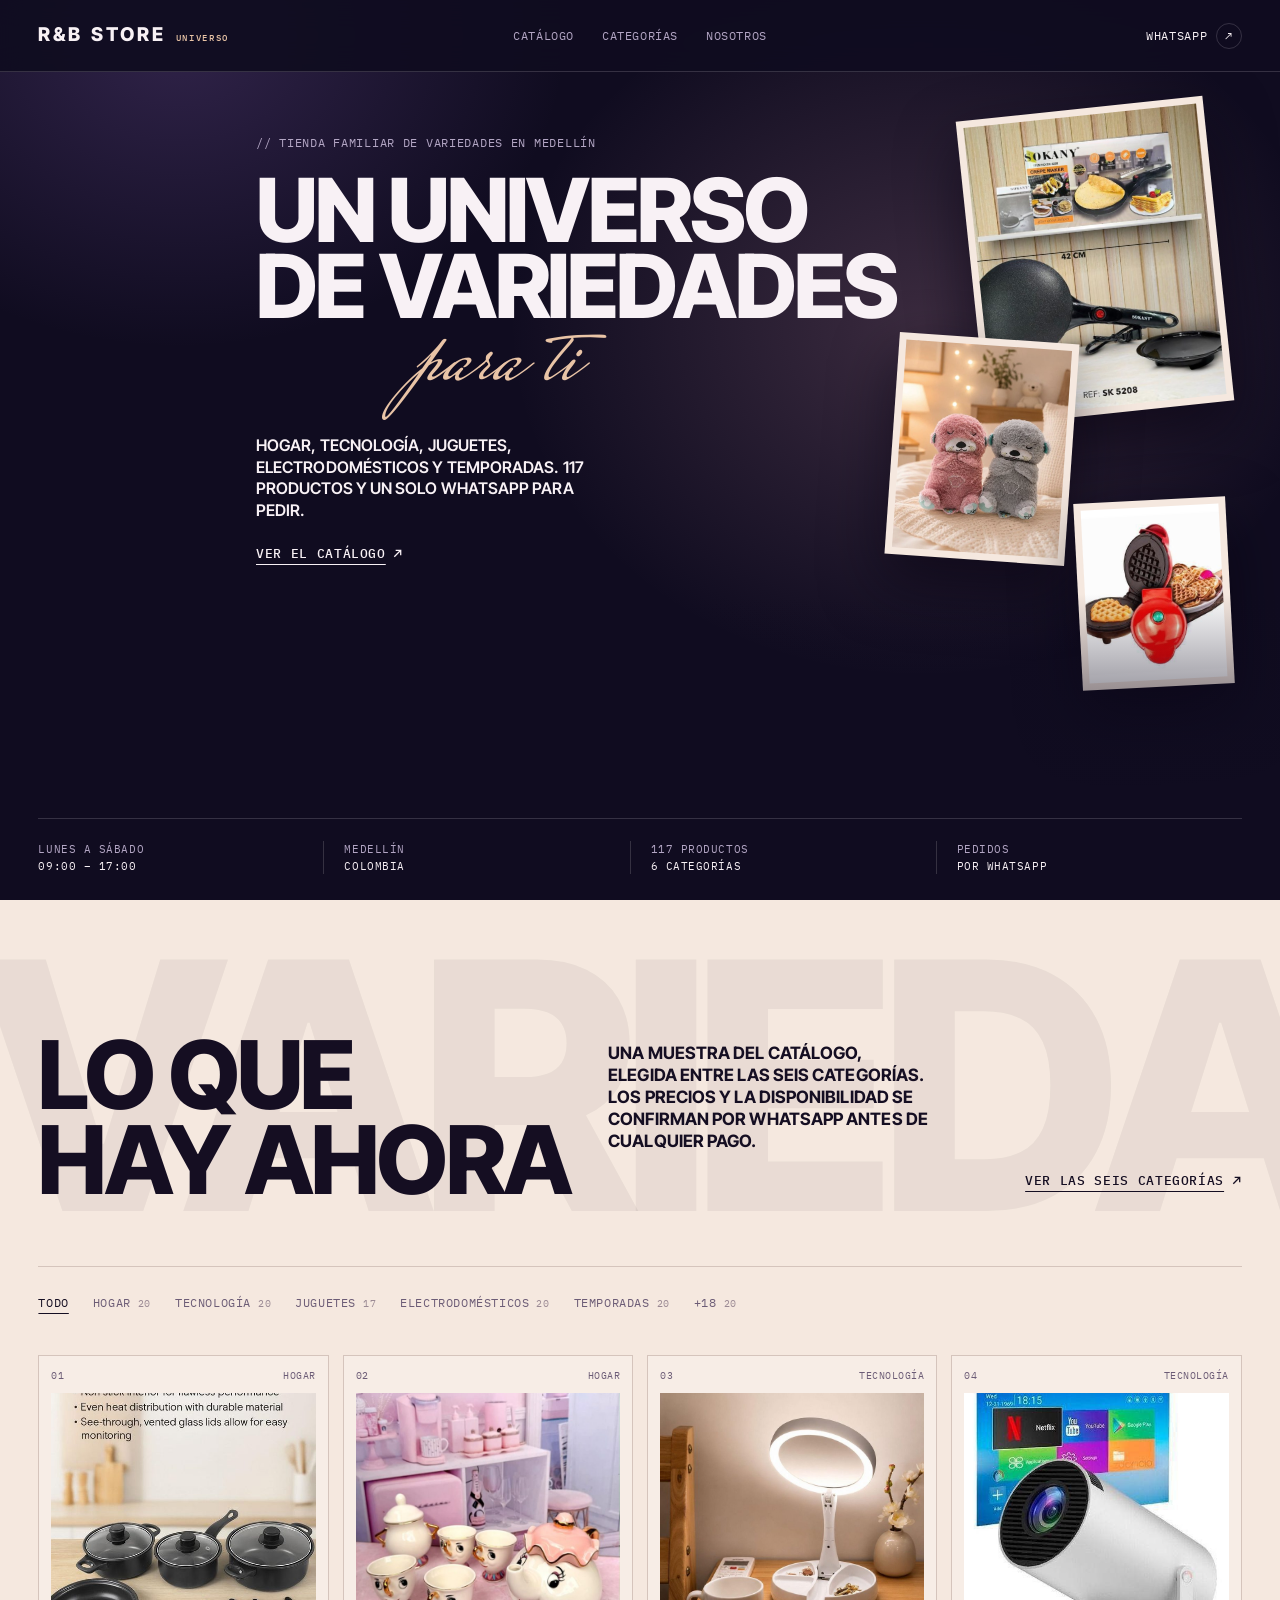
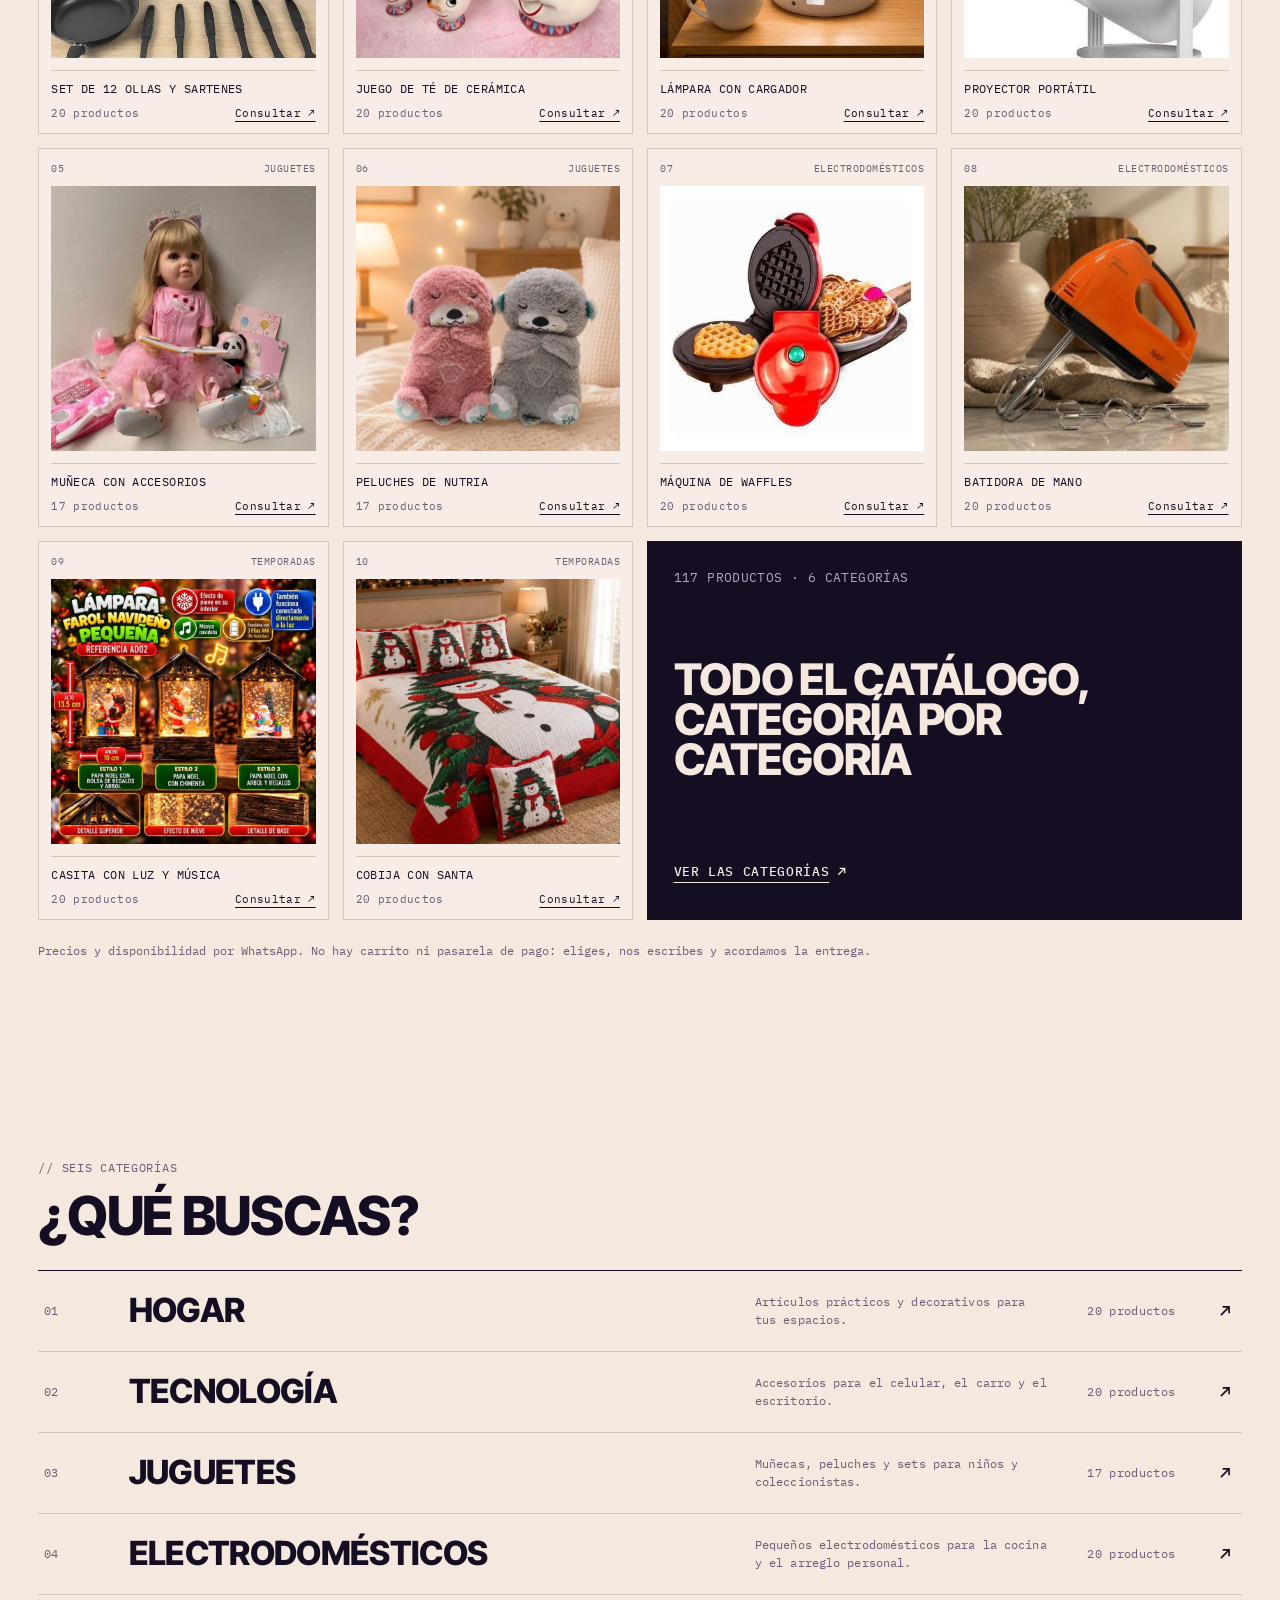
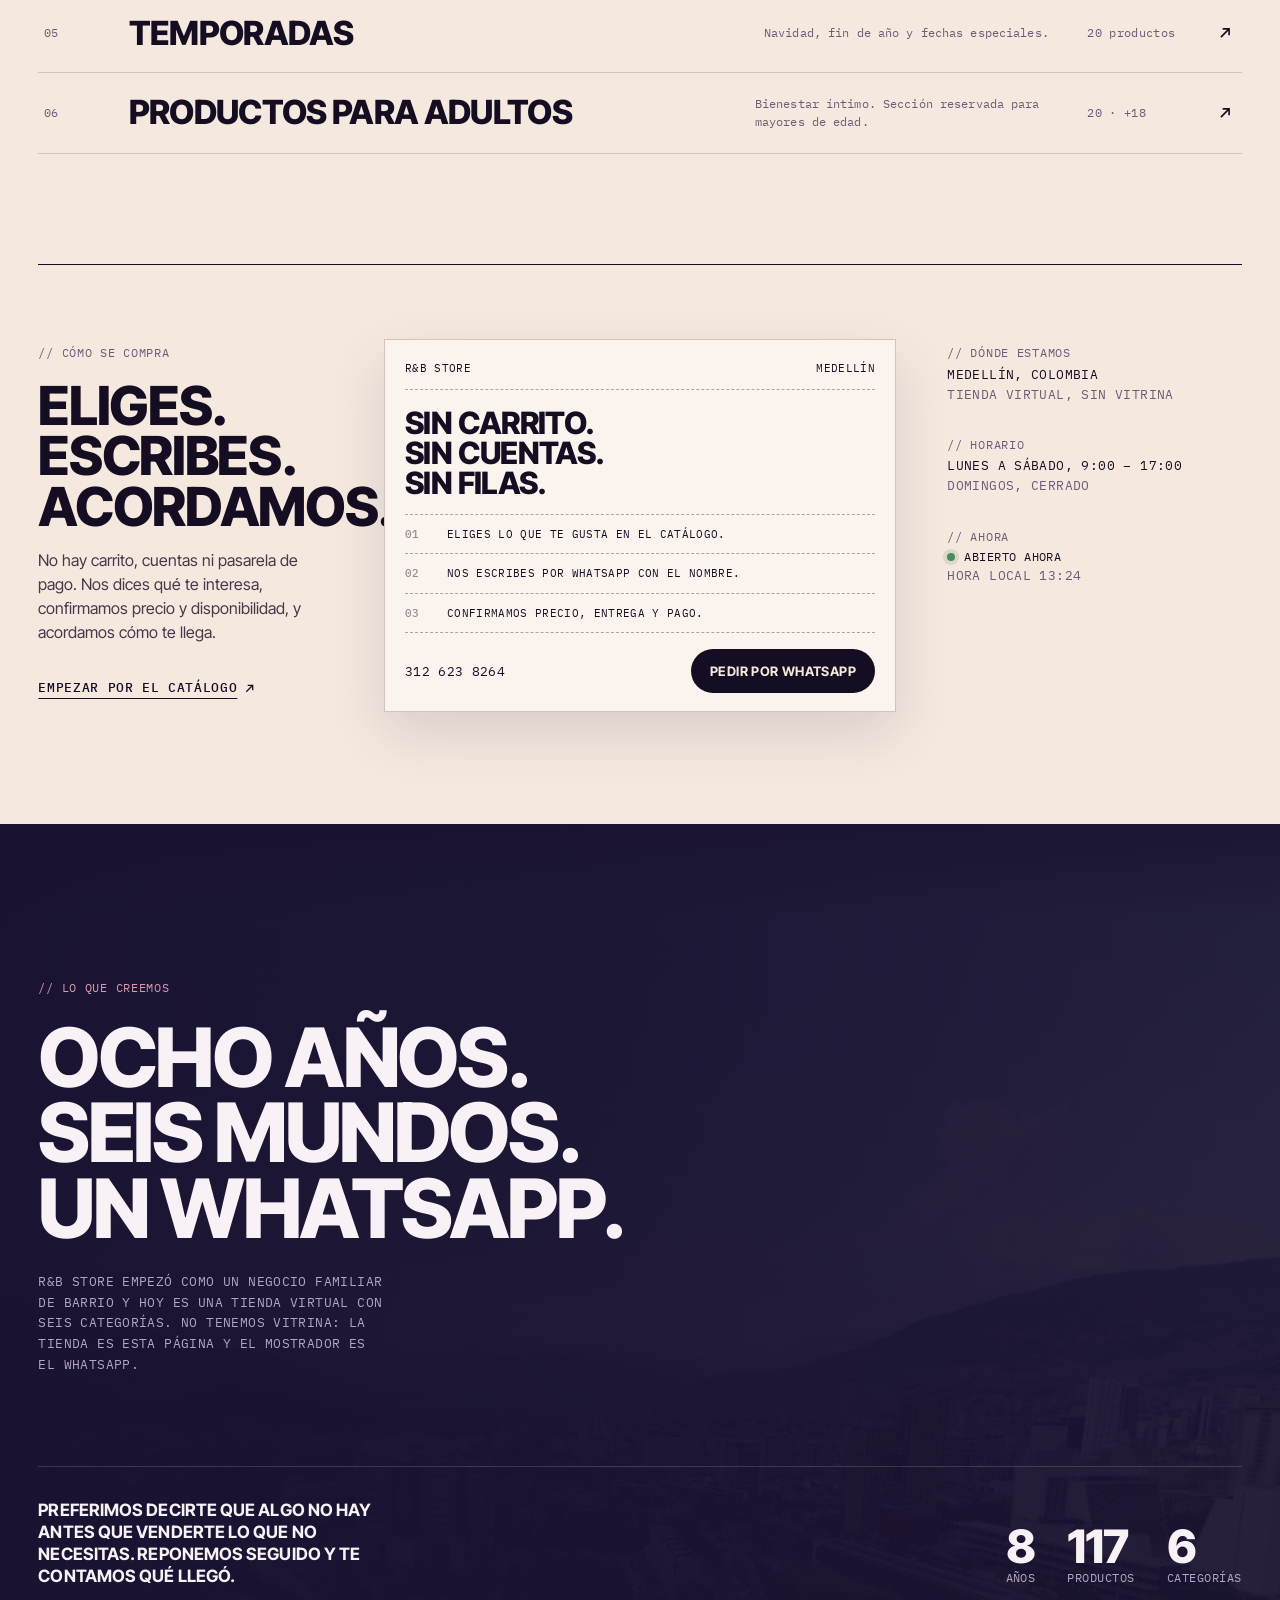
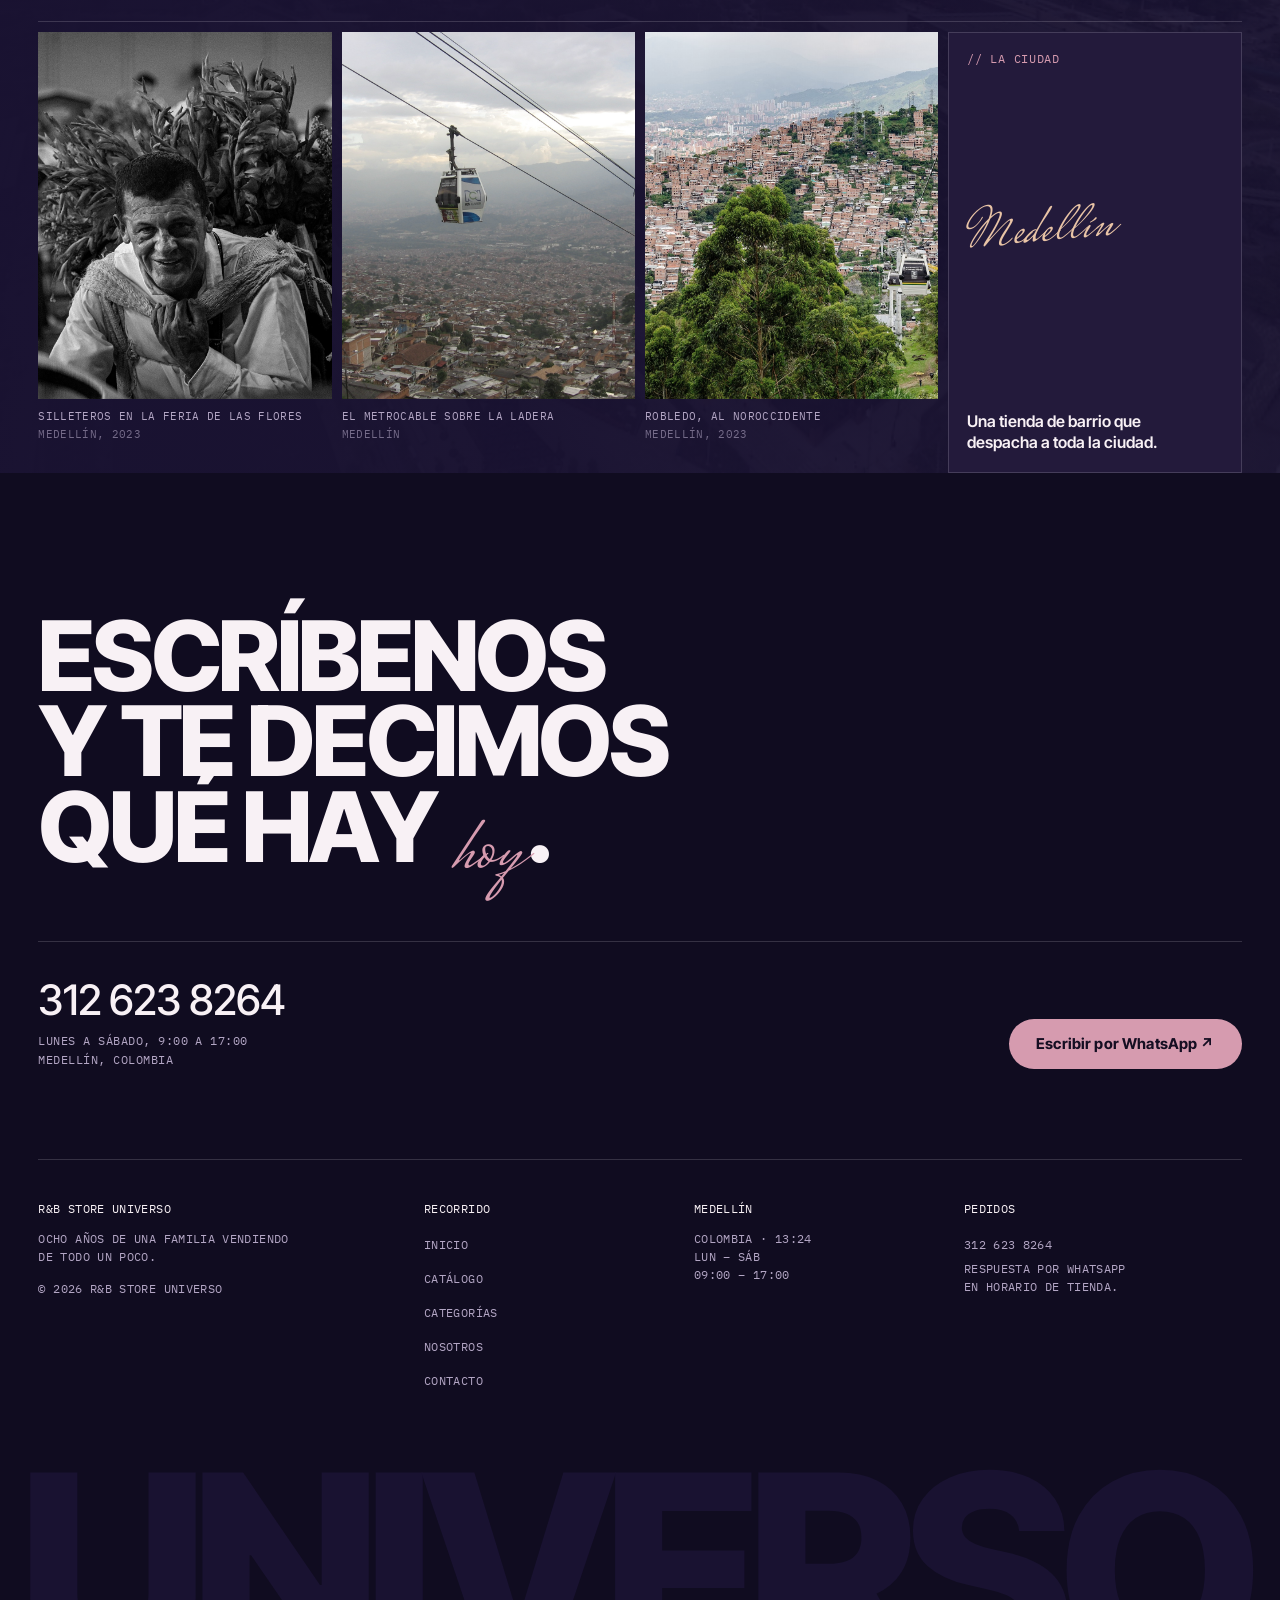
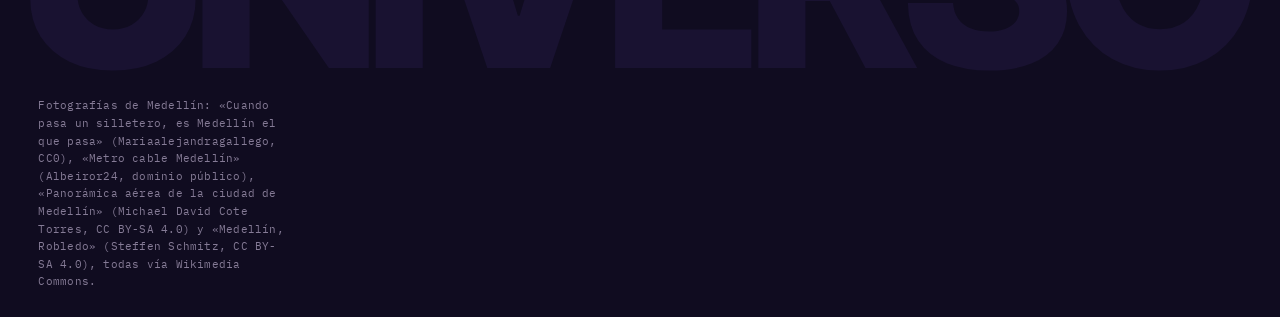
<file: index.html>
<!DOCTYPE html>
<html lang="es">
<head>
<meta charset="UTF-8">
<meta name="viewport" content="width=device-width, initial-scale=1.0">
<meta name="description" content="R&amp;B Store Universo: tienda familiar de variedades en Medellín. Hogar, tecnología, juguetes, electrodomésticos y temporadas. Pedidos por WhatsApp.">
<title>R&amp;B Store Universo — variedades en Medellín</title>
<link rel="icon" href="Img/favicon.png" type="image/png">
<meta property="og:title" content="R&amp;B Store Universo">
<meta property="og:description" content="Un universo de variedades para ti. Seis categorías, 117 productos y un solo WhatsApp.">
<meta property="og:image" content="Img/banner-rb-store.jpg">
<link rel="preconnect" href="https://fonts.googleapis.com">
<link rel="preconnect" href="https://fonts.gstatic.com" crossorigin>
<link href="https://fonts.googleapis.com/css2?family=Inter+Tight:wght@400;500;600;700;800&family=IBM+Plex+Mono:wght@400;500&family=Mrs+Saint+Delafield&display=swap" rel="stylesheet">
<link rel="stylesheet" href="Css/estilos.css">
<script src="Js/script.js" defer></script>
</head>
<body>

<header class="nav">
  <div class="contenedor nav-fila">
    <a class="logo" href="index.html">R&amp;B Store <em>Universo</em></a>
    <nav class="nav-links" aria-label="Principal">
      <a href="#catalogo">Catálogo</a>
      <a href="#categorias">Categorías</a>
      <a href="#nosotros">Nosotros</a>
    </nav>
    <div class="nav-der">
      <a class="nav-wa" href="https://wa.me/573126238264" data-whatsapp>WhatsApp <span aria-hidden="true">↗</span></a>
    </div>
  </div>
</header>

<main>

  <section class="hero" aria-labelledby="hero-title">
    <div class="contenedor hero-texto">
      <p class="etiqueta">// Tienda familiar de variedades en Medellín</p>
      <h1 class="hero-titulo" id="hero-title">
        <span class="linea">Un universo</span>
        <span class="linea">de variedades</span>
        <span class="hero-firma">para ti</span>
      </h1>
      <p class="hero-lead">Hogar, tecnología, juguetes, electrodomésticos y temporadas. 117 productos y un solo WhatsApp para pedir.</p>
      <a class="enlace" href="#catalogo">Ver el catálogo
        <svg class="flecha" viewBox="0 0 12 12" aria-hidden="true"><path d="M2.5 9.5l7-7M4 2.5h5.5V8" fill="none" stroke="currentColor" stroke-width="1.4"/></svg>
      </a>
    </div>

    <div class="hero-fotos">
      <figure class="foto f1"><img src="Img/paginas/Hogar/producto-15.jpg" alt="Sartén antiadherente negro de 42 cm con su tapa." width="760" height="760"></figure>
      <figure class="foto f2"><img src="Img/paginas/Juguetes/producto-11.jpg" alt="Dos peluches de nutria abrazados sobre una cama." width="760" height="760"></figure>
      <figure class="foto f3"><img src="Img/paginas/Electrodomesticos/producto-12.jpg" alt="Máquina de waffles roja con waffles recién hechos." width="760" height="760"></figure>
    </div>

    <dl class="contenedor hero-datos">
      <div><dt>Lunes a sábado</dt><dd>09:00 – 17:00</dd></div>
      <div><dt>Medellín</dt><dd>Colombia</dd></div>
      <div><dt>117 productos</dt><dd>6 categorías</dd></div>
      <div><dt>Pedidos</dt><dd>Por WhatsApp</dd></div>
    </dl>
  </section>

  <section class="tienda" id="catalogo" aria-labelledby="tienda-title">
    <span class="trazo" aria-hidden="true">variedades</span>
    <div class="contenedor">
      <div class="tienda-cab">
        <h2 class="titulo-xl" id="tienda-title">Lo que<br>hay ahora</h2>
        <p class="parrafo-fuerte">Una muestra del catálogo, elegida entre las seis categorías. Los precios y la disponibilidad se confirman por WhatsApp antes de cualquier pago.</p>
        <a class="enlace" href="#categorias">Ver las seis categorías
          <svg class="flecha" viewBox="0 0 12 12" aria-hidden="true"><path d="M2.5 9.5l7-7M4 2.5h5.5V8" fill="none" stroke="currentColor" stroke-width="1.4"/></svg>
        </a>
      </div>

      <div class="filtros" role="group" aria-label="Categorías del catálogo">
        <a class="filtro" href="#catalogo" aria-current="page">Todo</a>
        <a class="filtro" href="hogar.html">Hogar <b>20</b></a>
        <a class="filtro" href="tecnologia.html">Tecnología <b>20</b></a>
        <a class="filtro" href="juguetes.html">Juguetes <b>17</b></a>
        <a class="filtro" href="electrodomesticos.html">Electrodomésticos <b>20</b></a>
        <a class="filtro" href="temporadas.html">Temporadas <b>20</b></a>
        <a class="filtro" href="adultos.html">+18 <b>20</b></a>
      </div>

      <div class="rejilla">

        <a class="producto" href="hogar.html">
          <span class="producto-fila"><span>01</span><span>Hogar</span></span>
          <span class="producto-img"><img src="Img/paginas/Hogar/producto-02.jpg" alt="Doce ollas, sartenes y utensilios antiadherentes ordenados sobre una mesa." width="506" height="760"></span>
          <span class="producto-nombre">Set de 12 ollas y sartenes</span>
          <span class="producto-pie"><span>20 productos</span><em>Consultar ↗</em></span>
        </a>

        <a class="producto" href="hogar.html">
          <span class="producto-fila"><span>02</span><span>Hogar</span></span>
          <span class="producto-img"><img src="Img/paginas/Hogar/producto-06.jpg" alt="Juego de té de cerámica con tetera y tazas sobre una mesa rosada." width="644" height="760" loading="lazy"></span>
          <span class="producto-nombre">Juego de té de cerámica</span>
          <span class="producto-pie"><span>20 productos</span><em>Consultar ↗</em></span>
        </a>

        <a class="producto" href="tecnologia.html">
          <span class="producto-fila"><span>03</span><span>Tecnología</span></span>
          <span class="producto-img"><img src="Img/paginas/Tecnologia/producto-04.jpg" alt="Lámpara de escritorio con base de carga para celular." width="760" height="760" loading="lazy"></span>
          <span class="producto-nombre">Lámpara con cargador</span>
          <span class="producto-pie"><span>20 productos</span><em>Consultar ↗</em></span>
        </a>

        <a class="producto" href="tecnologia.html">
          <span class="producto-fila"><span>04</span><span>Tecnología</span></span>
          <span class="producto-img"><img src="Img/paginas/Tecnologia/producto-06.jpg" alt="Proyector portátil blanco encendido frente a una pantalla." width="760" height="760" loading="lazy"></span>
          <span class="producto-nombre">Proyector portátil</span>
          <span class="producto-pie"><span>20 productos</span><em>Consultar ↗</em></span>
        </a>

        <a class="producto" href="juguetes.html">
          <span class="producto-fila"><span>05</span><span>Juguetes</span></span>
          <span class="producto-img"><img src="Img/paginas/Juguetes/producto-01.jpg" alt="Muñeca de vestido rosa con accesorios y mascota." width="760" height="760" loading="lazy"></span>
          <span class="producto-nombre">Muñeca con accesorios</span>
          <span class="producto-pie"><span>17 productos</span><em>Consultar ↗</em></span>
        </a>

        <a class="producto" href="juguetes.html">
          <span class="producto-fila"><span>06</span><span>Juguetes</span></span>
          <span class="producto-img"><img src="Img/paginas/Juguetes/producto-11.jpg" alt="Dos peluches de nutria abrazados sobre una cama." width="760" height="760" loading="lazy"></span>
          <span class="producto-nombre">Peluches de nutria</span>
          <span class="producto-pie"><span>17 productos</span><em>Consultar ↗</em></span>
        </a>

        <a class="producto" href="electrodomesticos.html">
          <span class="producto-fila"><span>07</span><span>Electrodomésticos</span></span>
          <span class="producto-img"><img src="Img/paginas/Electrodomesticos/producto-12.jpg" alt="Máquina de waffles roja con waffles recién hechos." width="760" height="760" loading="lazy"></span>
          <span class="producto-nombre">Máquina de waffles</span>
          <span class="producto-pie"><span>20 productos</span><em>Consultar ↗</em></span>
        </a>

        <a class="producto" href="electrodomesticos.html">
          <span class="producto-fila"><span>08</span><span>Electrodomésticos</span></span>
          <span class="producto-img"><img src="Img/paginas/Electrodomesticos/producto-10.jpg" alt="Batidora de mano naranja con base de apoyo." width="760" height="760" loading="lazy"></span>
          <span class="producto-nombre">Batidora de mano</span>
          <span class="producto-pie"><span>20 productos</span><em>Consultar ↗</em></span>
        </a>

        <a class="producto" href="temporadas.html">
          <span class="producto-fila"><span>09</span><span>Temporadas</span></span>
          <span class="producto-img"><img src="Img/paginas/Temporadas/producto-08.jpg" alt="Casita navideña iluminada con figuras y música." width="760" height="760" loading="lazy"></span>
          <span class="producto-nombre">Casita con luz y música</span>
          <span class="producto-pie"><span>20 productos</span><em>Consultar ↗</em></span>
        </a>

        <a class="producto" href="temporadas.html">
          <span class="producto-fila"><span>10</span><span>Temporadas</span></span>
          <span class="producto-img"><img src="Img/paginas/Temporadas/producto-14.jpg" alt="Cobija navideña con Papá Noel sobre una cama." width="760" height="760" loading="lazy"></span>
          <span class="producto-nombre">Cobija con Santa</span>
          <span class="producto-pie"><span>20 productos</span><em>Consultar ↗</em></span>
        </a>

        <a class="producto-mas" href="#categorias">
          <span class="dato-mono">117 productos · 6 categorías</span>
          <strong>Todo el catálogo, categoría por categoría</strong>
          <span class="enlace">Ver las categorías
            <svg class="flecha" viewBox="0 0 12 12" aria-hidden="true"><path d="M2.5 9.5l7-7M4 2.5h5.5V8" fill="none" stroke="currentColor" stroke-width="1.4"/></svg>
          </span>
        </a>

      </div>

      <p class="nota-precios">Precios y disponibilidad por WhatsApp. No hay carrito ni pasarela de pago: eliges, nos escribes y acordamos la entrega.</p>
    </div>
  </section>

  <section class="categorias" id="categorias" aria-labelledby="cat-title">
    <div class="contenedor">
      <div class="cat-cab">
        <span class="etiqueta">// Seis categorías</span>
        <h2 class="titulo-l" id="cat-title">¿Qué buscas?</h2>
      </div>
      <ul class="cat-lista">
        <li><a class="cat-fila" href="hogar.html">
          <span class="cat-num">01</span>
          <span class="cat-nombre">Hogar</span>
          <span class="cat-desc">Artículos prácticos y decorativos para tus espacios.</span>
          <span class="cat-count">20 productos</span>
          <svg viewBox="0 0 12 12" aria-hidden="true"><path d="M2.5 9.5l7-7M4 2.5h5.5V8" fill="none" stroke="currentColor" stroke-width="1.4"/></svg>
        </a></li>
        <li><a class="cat-fila" href="tecnologia.html">
          <span class="cat-num">02</span>
          <span class="cat-nombre">Tecnología</span>
          <span class="cat-desc">Accesorios para el celular, el carro y el escritorio.</span>
          <span class="cat-count">20 productos</span>
          <svg viewBox="0 0 12 12" aria-hidden="true"><path d="M2.5 9.5l7-7M4 2.5h5.5V8" fill="none" stroke="currentColor" stroke-width="1.4"/></svg>
        </a></li>
        <li><a class="cat-fila" href="juguetes.html">
          <span class="cat-num">03</span>
          <span class="cat-nombre">Juguetes</span>
          <span class="cat-desc">Muñecas, peluches y sets para niños y coleccionistas.</span>
          <span class="cat-count">17 productos</span>
          <svg viewBox="0 0 12 12" aria-hidden="true"><path d="M2.5 9.5l7-7M4 2.5h5.5V8" fill="none" stroke="currentColor" stroke-width="1.4"/></svg>
        </a></li>
        <li><a class="cat-fila" href="electrodomesticos.html">
          <span class="cat-num">04</span>
          <span class="cat-nombre">Electrodomésticos</span>
          <span class="cat-desc">Pequeños electrodomésticos para la cocina y el arreglo personal.</span>
          <span class="cat-count">20 productos</span>
          <svg viewBox="0 0 12 12" aria-hidden="true"><path d="M2.5 9.5l7-7M4 2.5h5.5V8" fill="none" stroke="currentColor" stroke-width="1.4"/></svg>
        </a></li>
        <li><a class="cat-fila" href="temporadas.html">
          <span class="cat-num">05</span>
          <span class="cat-nombre">Temporadas</span>
          <span class="cat-desc">Navidad, fin de año y fechas especiales.</span>
          <span class="cat-count">20 productos</span>
          <svg viewBox="0 0 12 12" aria-hidden="true"><path d="M2.5 9.5l7-7M4 2.5h5.5V8" fill="none" stroke="currentColor" stroke-width="1.4"/></svg>
        </a></li>
        <li><a class="cat-fila" href="adultos.html">
          <span class="cat-num">06</span>
          <span class="cat-nombre">Productos para adultos</span>
          <span class="cat-desc">Bienestar íntimo. Sección reservada para mayores de edad.</span>
          <span class="cat-count">20 · +18</span>
          <svg viewBox="0 0 12 12" aria-hidden="true"><path d="M2.5 9.5l7-7M4 2.5h5.5V8" fill="none" stroke="currentColor" stroke-width="1.4"/></svg>
        </a></li>
      </ul>
    </div>
  </section>

  <section class="como" id="como" aria-labelledby="como-title">
    <div class="contenedor como-grid">
      <div>
        <span class="etiqueta">// Cómo se compra</span>
        <h2 class="titulo-l" id="como-title" style="margin-top:16px">Eliges.<br>Escribes.<br>Acordamos.</h2>
        <p class="como-lead">No hay carrito, cuentas ni pasarela de pago. Nos dices qué te interesa, confirmamos precio y disponibilidad, y acordamos cómo te llega.</p>
        <a class="enlace" href="#catalogo">Empezar por el catálogo
          <svg class="flecha" viewBox="0 0 12 12" aria-hidden="true"><path d="M2.5 9.5l7-7M4 2.5h5.5V8" fill="none" stroke="currentColor" stroke-width="1.4"/></svg>
        </a>
      </div>

      <div class="tiquete">
        <div class="tiquete-cab"><span>R&amp;B Store</span><span>Medellín</span></div>
        <p class="tiquete-frase">Sin carrito.<br>Sin cuentas.<br>Sin filas.</p>
        <ol class="pasos">
          <li><b>01</b><span>Eliges lo que te gusta en el catálogo.</span></li>
          <li><b>02</b><span>Nos escribes por WhatsApp con el nombre.</span></li>
          <li><b>03</b><span>Confirmamos precio, entrega y pago.</span></li>
        </ol>
        <div class="tiquete-pie">
          <span class="tiquete-tel">312 623 8264</span>
          <a class="btn" href="https://wa.me/573126238264" data-whatsapp>Pedir por WhatsApp</a>
        </div>
      </div>

      <div class="visita">
        <div>
          <span class="etiqueta">// Dónde estamos</span>
          <p class="dato-mono">Medellín, Colombia</p>
          <p class="dato-mono" style="color:var(--soft)">Tienda virtual, sin vitrina</p>
        </div>
        <div>
          <span class="etiqueta">// Horario</span>
          <p class="dato-mono">Lunes a sábado, 9:00 – 17:00</p>
          <p class="dato-mono" style="color:var(--soft)">Domingos, cerrado</p>
        </div>
        <div>
          <span class="etiqueta">// Ahora</span>
          <p class="estado-promo"><i data-open-dot></i><span data-open>Abierto ahora</span></p>
          <p class="dato-mono" style="color:var(--soft)">Hora local <span data-clock>--:--</span></p>
        </div>
      </div>
    </div>
  </section>

  <section class="creencias" id="nosotros" aria-labelledby="creencias-title">
    <div class="contenedor">
      <div class="creencias-texto">
        <span class="etiqueta">// Lo que creemos</span>
        <h2 class="creencias-titulo" id="creencias-title">
          <span>Ocho años.</span>
          <span>Seis mundos.</span>
          <span>Un WhatsApp.</span>
        </h2>
        <p class="creencias-sub">R&amp;B Store empezó como un negocio familiar de barrio y hoy es una tienda virtual con seis categorías. No tenemos vitrina: la tienda es esta página y el mostrador es el WhatsApp.</p>
      </div>

      <div class="creencias-filo">
        <p class="parrafo-fuerte">Preferimos decirte que algo no hay antes que venderte lo que no necesitas. Reponemos seguido y te contamos qué llegó.</p>
        <div class="creencias-datos">
          <div><b>8</b>años</div>
          <div><b>117</b>productos</div>
          <div><b>6</b>categorías</div>
        </div>
      </div>

      <div class="ciudad">
        <figure>
          <img src="Img/medellin/cuando-pasa-un-silletero-es-medellin-el.jpg" alt="Retrato en blanco y negro de un silletero cargado de flores." loading="lazy">
          <figcaption>Silleteros en la Feria de las Flores<span>Medellín, 2023</span></figcaption>
        </figure>
        <figure>
          <img src="Img/medellin/metro-cable-medellin.jpg" alt="Cabina del metrocable sobre la ladera de la ciudad." loading="lazy">
          <figcaption>El metrocable sobre la ladera<span>Medellín</span></figcaption>
        </figure>
        <figure>
          <img src="Img/medellin/medellin-robledo-2023-07-cn-02.jpg" alt="Casas escalonadas en la ladera de Robledo, con el metrocable al fondo." loading="lazy">
          <figcaption>Robledo, al noroccidente<span>Medellín, 2023</span></figcaption>
        </figure>
        <div class="ciudad-tile">
          <span class="etiqueta">// La ciudad</span>
          <span class="ciudad-script" aria-hidden="true">Medellín</span>
          <p>Una tienda de barrio que despacha a toda la ciudad.</p>
        </div>
      </div>
    </div>
  </section>

  <section class="cierre" id="contacto" aria-labelledby="cierre-title">
    <div class="contenedor">
      <p class="cierre-linea" id="cierre-title">Escríbenos<br>y te decimos<br>qué hay <span class="firma">hoy</span>.</p>
      <div class="cierre-pie">
        <div>
          <a class="cierre-tel" href="https://wa.me/573126238264" data-whatsapp>312 623 8264</a>
          <p class="cierre-horario">Lunes a sábado, 9:00 a 17:00<br>Medellín, Colombia</p>
        </div>
        <a class="btn btn-rosa" href="https://wa.me/573126238264" data-whatsapp>Escribir por WhatsApp ↗</a>
      </div>
    </div>
  </section>

</main>

<footer class="pie">
  <div class="contenedor">
    <div class="pie-grid">
      <div>
        <h3>R&amp;B Store Universo</h3>
        <p>Ocho años de una familia vendiendo de todo un poco.</p>
        <p style="margin-top:14px">© <span data-year>2026</span> R&amp;B Store Universo</p>
      </div>
      <nav aria-label="Pie de página">
        <h3>Recorrido</h3>
        <ul>
          <li><a href="index.html">Inicio</a></li>
          <li><a href="#catalogo">Catálogo</a></li>
          <li><a href="#categorias">Categorías</a></li>
          <li><a href="#nosotros">Nosotros</a></li>
          <li><a href="#contacto">Contacto</a></li>
        </ul>
      </nav>
      <div>
        <h3>Medellín</h3>
        <p>Colombia · <span data-clock>--:--</span></p>
        <p>Lun – Sáb<br>09:00 – 17:00</p>
      </div>
      <div>
        <h3>Pedidos</h3>
        <p><a href="https://wa.me/573126238264" data-whatsapp>312 623 8264</a></p>
        <p>Respuesta por WhatsApp<br>en horario de tienda.</p>
      </div>
    </div>
    <span class="pie-word" aria-hidden="true">Universo</span>
    <p class="creditos">Fotografías de Medellín: «Cuando pasa un silletero, es Medellín el que pasa» (Mariaalejandragallego, CC0), «Metro cable Medellín» (Albeiror24, dominio público), «Panorámica aérea de la ciudad de Medellín» (Michael David Cote Torres, CC BY-SA 4.0) y «Medellín, Robledo» (Steffen Schmitz, CC BY-SA 4.0), todas vía Wikimedia Commons.</p>
  </div>
</footer>

</body>
</html>
</file>
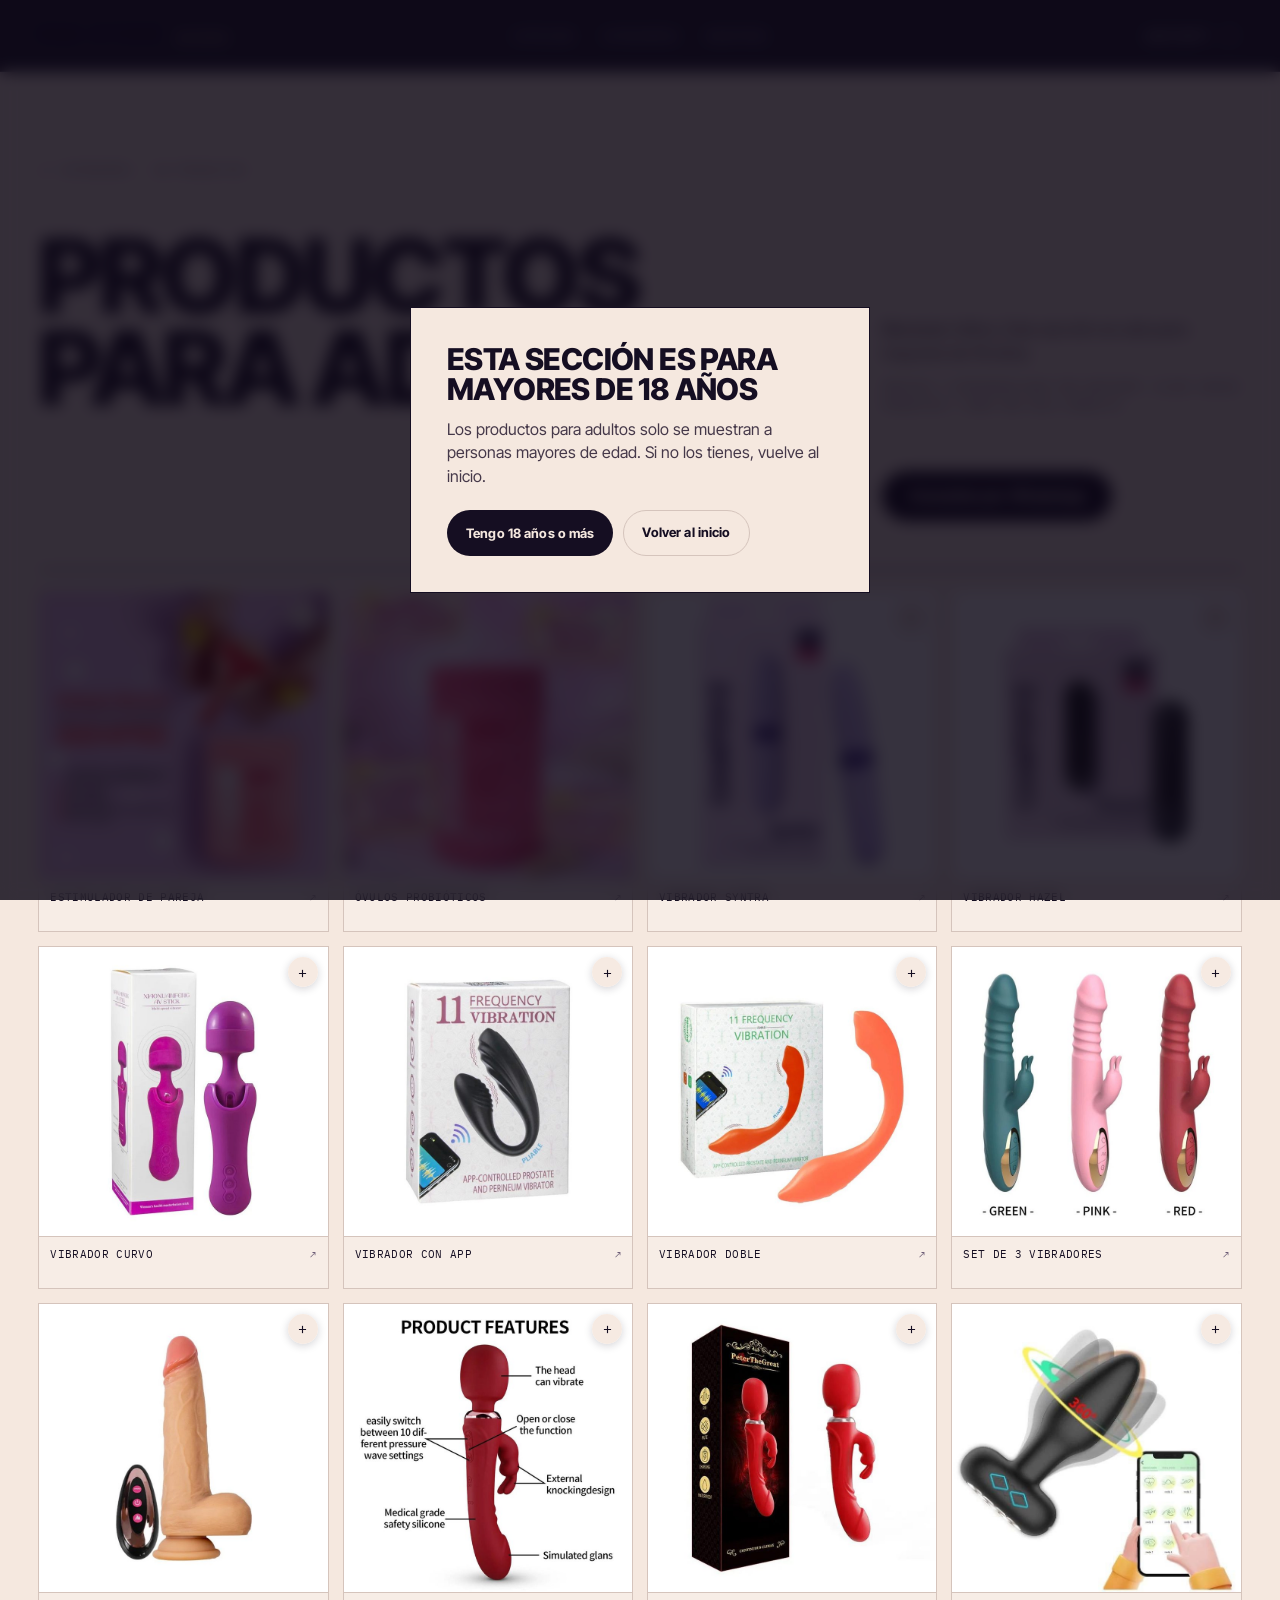
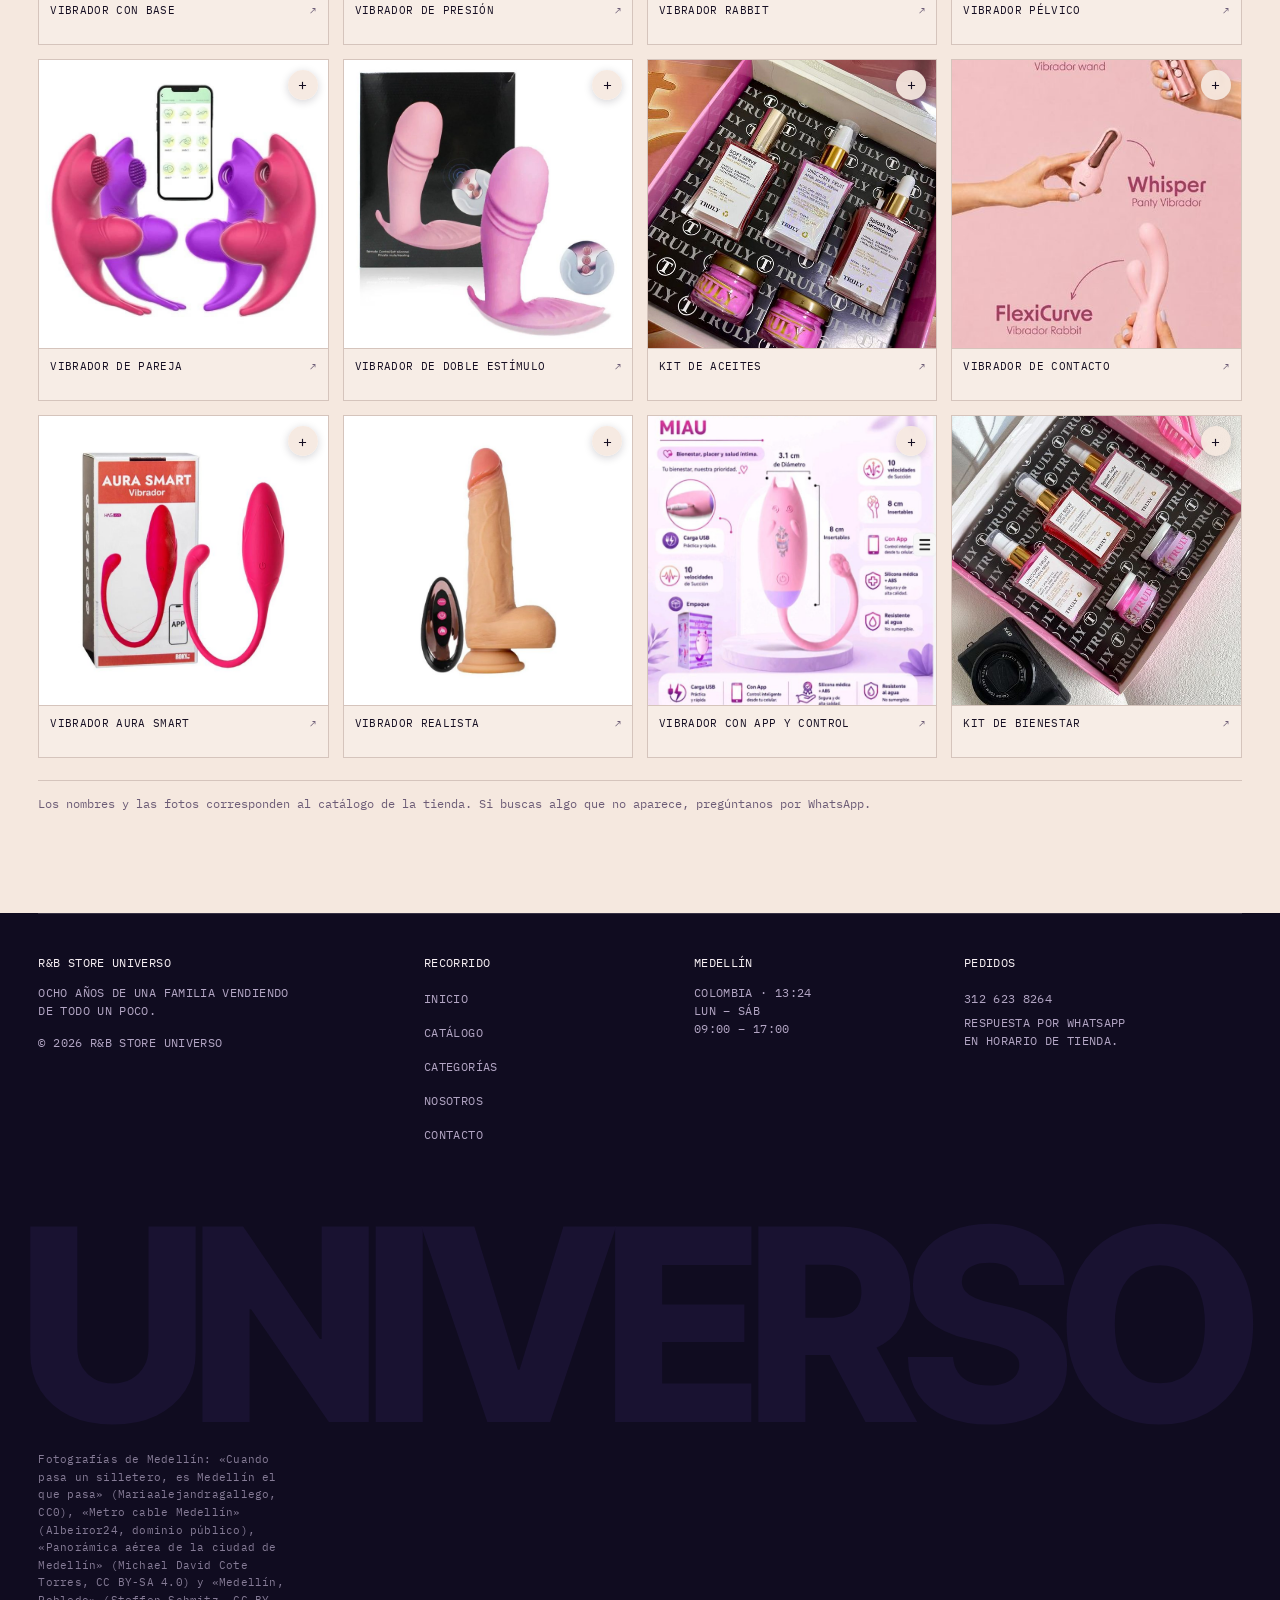
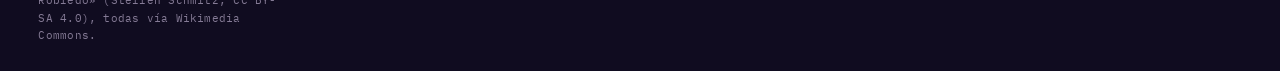
<file: Paginas/Adultos/index.html>
<!DOCTYPE html>
<html lang="es">
<head>
<meta charset="UTF-8">
<meta name="viewport" content="width=device-width, initial-scale=1.0">
<meta name="description" content="Productos para adultos en R&amp;B Store Universo: Bienestar íntimo. Esta sección es solo para mayores de 18 años.">
<title>Productos para adultos | R&amp;B Store Universo</title>
<link rel="icon" href="../../Img/favicon.png" type="image/png">
<link rel="preconnect" href="https://fonts.googleapis.com">
<link rel="preconnect" href="https://fonts.gstatic.com" crossorigin>
<link href="https://fonts.googleapis.com/css2?family=Inter+Tight:wght@400;500;600;700;800&family=IBM+Plex+Mono:wght@400;500&family=Mrs+Saint+Delafield&display=swap" rel="stylesheet">
<link rel="stylesheet" href="../../Css/estilos.css">
<script src="../../Js/script.js" defer></script>
</head>
<body class="cat-pagina">
<header class="nav">
  <div class="contenedor nav-fila">
    <a class="logo" href="../../index.html">R&amp;B Store <em>Universo</em></a>
    <nav class="nav-links" aria-label="Principal">
      <a href="../../index.html#catalogo">Catálogo</a>
      <a href="../../index.html#categorias">Categorías</a>
      <a href="../../index.html#nosotros">Nosotros</a>
    </nav>
    <div class="nav-der">
      <a class="nav-wa" href="https://wa.me/573126238264" data-whatsapp>WhatsApp <span aria-hidden="true">↗</span></a>
    </div>
  </div>
</header>
<main>
  <section class="cat-head">
    <div class="contenedor">
      <span class="etiqueta">// Categoría · 20 productos</span>
      <h1>Productos para adultos</h1>
      <div>
        <p class="cat-line">Bienestar íntimo. Esta sección es solo para mayores de 18 años.</p>
        <p class="cat-note">Precios y disponibilidad por WhatsApp. Elige varios productos y arma una sola consulta.</p>
      </div>
      <a class="btn cat-btn" href="https://wa.me/573126238264" data-whatsapp>Consultar por WhatsApp</a>
    </div>
  </section>
  <section class="hoja" aria-label="Productos de Productos para adultos">
    <div class="contenedor">
      <div class="sheet">
      <figure class="frame">
        <button class="frame-pick" type="button" aria-pressed="false" data-pick="Estimulador de pareja (Productos para adultos)" aria-label="Añadir Estimulador de pareja a la consulta">
          <img src="img/producto-01.jpg" alt="Estimulador rosa con empaque y folleto." width="760" height="760" loading="lazy" decoding="async">
          <span class="frame-mark" aria-hidden="true"></span>
        </button>
        <figcaption><a href="https://wa.me/573126238264?text=Hola%2C%20quiero%20consultar%20por%3A%20Estimulador%20de%20pareja%20%28Productos%20para%20adultos%29." data-whatsapp>Estimulador de pareja</a> <span aria-hidden="true">↗</span></figcaption>
      </figure>
      <figure class="frame">
        <button class="frame-pick" type="button" aria-pressed="false" data-pick="Óvulos probióticos (Productos para adultos)" aria-label="Añadir Óvulos probióticos a la consulta">
          <img src="img/producto-02.jpg" alt="Frasco de óvulos probióticos con empaque rosado." width="506" height="760" loading="lazy" decoding="async">
          <span class="frame-mark" aria-hidden="true"></span>
        </button>
        <figcaption><a href="https://wa.me/573126238264?text=Hola%2C%20quiero%20consultar%20por%3A%20%C3%93vulos%20probi%C3%B3ticos%20%28Productos%20para%20adultos%29." data-whatsapp>Óvulos probióticos</a> <span aria-hidden="true">↗</span></figcaption>
      </figure>
      <figure class="frame">
        <button class="frame-pick" type="button" aria-pressed="false" data-pick="Vibrador Syntra (Productos para adultos)" aria-label="Añadir Vibrador Syntra a la consulta">
          <img src="img/producto-03.jpg" alt="Vibrador recargable lila Camtoyz Syntra en su caja." width="760" height="760" loading="lazy" decoding="async">
          <span class="frame-mark" aria-hidden="true"></span>
        </button>
        <figcaption><a href="https://wa.me/573126238264?text=Hola%2C%20quiero%20consultar%20por%3A%20Vibrador%20Syntra%20%28Productos%20para%20adultos%29." data-whatsapp>Vibrador Syntra</a> <span aria-hidden="true">↗</span></figcaption>
      </figure>
      <figure class="frame">
        <button class="frame-pick" type="button" aria-pressed="false" data-pick="Vibrador Hazel (Productos para adultos)" aria-label="Añadir Vibrador Hazel a la consulta">
          <img src="img/producto-04.jpg" alt="Vibrador recargable negro Camtoyz Hazel en su caja." width="760" height="760" loading="lazy" decoding="async">
          <span class="frame-mark" aria-hidden="true"></span>
        </button>
        <figcaption><a href="https://wa.me/573126238264?text=Hola%2C%20quiero%20consultar%20por%3A%20Vibrador%20Hazel%20%28Productos%20para%20adultos%29." data-whatsapp>Vibrador Hazel</a> <span aria-hidden="true">↗</span></figcaption>
      </figure>
      <figure class="frame">
        <button class="frame-pick" type="button" aria-pressed="false" data-pick="Vibrador curvo (Productos para adultos)" aria-label="Añadir Vibrador curvo a la consulta">
          <img src="img/producto-05.jpg" alt="Vibrador morado con curva y botón de encendido." width="760" height="760" loading="lazy" decoding="async">
          <span class="frame-mark" aria-hidden="true"></span>
        </button>
        <figcaption><a href="https://wa.me/573126238264?text=Hola%2C%20quiero%20consultar%20por%3A%20Vibrador%20curvo%20%28Productos%20para%20adultos%29." data-whatsapp>Vibrador curvo</a> <span aria-hidden="true">↗</span></figcaption>
      </figure>
      <figure class="frame">
        <button class="frame-pick" type="button" aria-pressed="false" data-pick="Vibrador con app (Productos para adultos)" aria-label="Añadir Vibrador con app a la consulta">
          <img src="img/producto-06.jpg" alt="Vibrador negro controlado desde una aplicación." width="760" height="760" loading="lazy" decoding="async">
          <span class="frame-mark" aria-hidden="true"></span>
        </button>
        <figcaption><a href="https://wa.me/573126238264?text=Hola%2C%20quiero%20consultar%20por%3A%20Vibrador%20con%20app%20%28Productos%20para%20adultos%29." data-whatsapp>Vibrador con app</a> <span aria-hidden="true">↗</span></figcaption>
      </figure>
      <figure class="frame">
        <button class="frame-pick" type="button" aria-pressed="false" data-pick="Vibrador doble (Productos para adultos)" aria-label="Añadir Vibrador doble a la consulta">
          <img src="img/producto-07.jpg" alt="Vibrador doble naranja con control de frecuencias." width="760" height="760" loading="lazy" decoding="async">
          <span class="frame-mark" aria-hidden="true"></span>
        </button>
        <figcaption><a href="https://wa.me/573126238264?text=Hola%2C%20quiero%20consultar%20por%3A%20Vibrador%20doble%20%28Productos%20para%20adultos%29." data-whatsapp>Vibrador doble</a> <span aria-hidden="true">↗</span></figcaption>
      </figure>
      <figure class="frame">
        <button class="frame-pick" type="button" aria-pressed="false" data-pick="Set de 3 vibradores (Productos para adultos)" aria-label="Añadir Set de 3 vibradores a la consulta">
          <img src="img/producto-08.jpg" alt="Tres vibradores en verde, rosa y rojo." width="760" height="760" loading="lazy" decoding="async">
          <span class="frame-mark" aria-hidden="true"></span>
        </button>
        <figcaption><a href="https://wa.me/573126238264?text=Hola%2C%20quiero%20consultar%20por%3A%20Set%20de%203%20vibradores%20%28Productos%20para%20adultos%29." data-whatsapp>Set de 3 vibradores</a> <span aria-hidden="true">↗</span></figcaption>
      </figure>
      <figure class="frame">
        <button class="frame-pick" type="button" aria-pressed="false" data-pick="Vibrador con base (Productos para adultos)" aria-label="Añadir Vibrador con base a la consulta">
          <img src="img/producto-09.jpg" alt="Vibrador con base y control de velocidad." width="760" height="760" loading="lazy" decoding="async">
          <span class="frame-mark" aria-hidden="true"></span>
        </button>
        <figcaption><a href="https://wa.me/573126238264?text=Hola%2C%20quiero%20consultar%20por%3A%20Vibrador%20con%20base%20%28Productos%20para%20adultos%29." data-whatsapp>Vibrador con base</a> <span aria-hidden="true">↗</span></figcaption>
      </figure>
      <figure class="frame">
        <button class="frame-pick" type="button" aria-pressed="false" data-pick="Vibrador de presión (Productos para adultos)" aria-label="Añadir Vibrador de presión a la consulta">
          <img src="img/producto-10.jpg" alt="Vibrador con control de presión y función externa." width="760" height="760" loading="lazy" decoding="async">
          <span class="frame-mark" aria-hidden="true"></span>
        </button>
        <figcaption><a href="https://wa.me/573126238264?text=Hola%2C%20quiero%20consultar%20por%3A%20Vibrador%20de%20presi%C3%B3n%20%28Productos%20para%20adultos%29." data-whatsapp>Vibrador de presión</a> <span aria-hidden="true">↗</span></figcaption>
      </figure>
      <figure class="frame">
        <button class="frame-pick" type="button" aria-pressed="false" data-pick="Vibrador Rabbit (Productos para adultos)" aria-label="Añadir Vibrador Rabbit a la consulta">
          <img src="img/producto-11.jpg" alt="Vibrador Rabbit rojo con empaque." width="760" height="760" loading="lazy" decoding="async">
          <span class="frame-mark" aria-hidden="true"></span>
        </button>
        <figcaption><a href="https://wa.me/573126238264?text=Hola%2C%20quiero%20consultar%20por%3A%20Vibrador%20Rabbit%20%28Productos%20para%20adultos%29." data-whatsapp>Vibrador Rabbit</a> <span aria-hidden="true">↗</span></figcaption>
      </figure>
      <figure class="frame">
        <button class="frame-pick" type="button" aria-pressed="false" data-pick="Vibrador pélvico (Productos para adultos)" aria-label="Añadir Vibrador pélvico a la consulta">
          <img src="img/producto-12.jpg" alt="Vibrador pélvico negro controlado desde el celular." width="697" height="606" loading="lazy" decoding="async">
          <span class="frame-mark" aria-hidden="true"></span>
        </button>
        <figcaption><a href="https://wa.me/573126238264?text=Hola%2C%20quiero%20consultar%20por%3A%20Vibrador%20p%C3%A9lvico%20%28Productos%20para%20adultos%29." data-whatsapp>Vibrador pélvico</a> <span aria-hidden="true">↗</span></figcaption>
      </figure>
      <figure class="frame">
        <button class="frame-pick" type="button" aria-pressed="false" data-pick="Vibrador de pareja (Productos para adultos)" aria-label="Añadir Vibrador de pareja a la consulta">
          <img src="img/producto-13.jpg" alt="Vibrador de pareja morado y rosa con aplicación." width="700" height="700" loading="lazy" decoding="async">
          <span class="frame-mark" aria-hidden="true"></span>
        </button>
        <figcaption><a href="https://wa.me/573126238264?text=Hola%2C%20quiero%20consultar%20por%3A%20Vibrador%20de%20pareja%20%28Productos%20para%20adultos%29." data-whatsapp>Vibrador de pareja</a> <span aria-hidden="true">↗</span></figcaption>
      </figure>
      <figure class="frame">
        <button class="frame-pick" type="button" aria-pressed="false" data-pick="Vibrador de doble estímulo (Productos para adultos)" aria-label="Añadir Vibrador de doble estímulo a la consulta">
          <img src="img/producto-14.jpg" alt="Vibrador de doble estímulo rosa sobre fondo negro." width="760" height="760" loading="lazy" decoding="async">
          <span class="frame-mark" aria-hidden="true"></span>
        </button>
        <figcaption><a href="https://wa.me/573126238264?text=Hola%2C%20quiero%20consultar%20por%3A%20Vibrador%20de%20doble%20est%C3%ADmulo%20%28Productos%20para%20adultos%29." data-whatsapp>Vibrador de doble estímulo</a> <span aria-hidden="true">↗</span></figcaption>
      </figure>
      <figure class="frame">
        <button class="frame-pick" type="button" aria-pressed="false" data-pick="Kit de aceites (Productos para adultos)" aria-label="Añadir Kit de aceites a la consulta">
          <img src="img/producto-15.jpg" alt="Estuche con tres aceites de masaje." width="570" height="760" loading="lazy" decoding="async">
          <span class="frame-mark" aria-hidden="true"></span>
        </button>
        <figcaption><a href="https://wa.me/573126238264?text=Hola%2C%20quiero%20consultar%20por%3A%20Kit%20de%20aceites%20%28Productos%20para%20adultos%29." data-whatsapp>Kit de aceites</a> <span aria-hidden="true">↗</span></figcaption>
      </figure>
      <figure class="frame">
        <button class="frame-pick" type="button" aria-pressed="false" data-pick="Vibrador de contacto (Productos para adultos)" aria-label="Añadir Vibrador de contacto a la consulta">
          <img src="img/producto-16.jpg" alt="Vibrador de contacto rosa con tres modos." width="427" height="760" loading="lazy" decoding="async">
          <span class="frame-mark" aria-hidden="true"></span>
        </button>
        <figcaption><a href="https://wa.me/573126238264?text=Hola%2C%20quiero%20consultar%20por%3A%20Vibrador%20de%20contacto%20%28Productos%20para%20adultos%29." data-whatsapp>Vibrador de contacto</a> <span aria-hidden="true">↗</span></figcaption>
      </figure>
      <figure class="frame">
        <button class="frame-pick" type="button" aria-pressed="false" data-pick="Vibrador Aura Smart (Productos para adultos)" aria-label="Añadir Vibrador Aura Smart a la consulta">
          <img src="img/producto-17.jpg" alt="Vibrador Aura Smart rojo con su empaque." width="760" height="760" loading="lazy" decoding="async">
          <span class="frame-mark" aria-hidden="true"></span>
        </button>
        <figcaption><a href="https://wa.me/573126238264?text=Hola%2C%20quiero%20consultar%20por%3A%20Vibrador%20Aura%20Smart%20%28Productos%20para%20adultos%29." data-whatsapp>Vibrador Aura Smart</a> <span aria-hidden="true">↗</span></figcaption>
      </figure>
      <figure class="frame">
        <button class="frame-pick" type="button" aria-pressed="false" data-pick="Vibrador realista (Productos para adultos)" aria-label="Añadir Vibrador realista a la consulta">
          <img src="img/producto-18.jpg" alt="Vibrador realista con base y control." width="760" height="760" loading="lazy" decoding="async">
          <span class="frame-mark" aria-hidden="true"></span>
        </button>
        <figcaption><a href="https://wa.me/573126238264?text=Hola%2C%20quiero%20consultar%20por%3A%20Vibrador%20realista%20%28Productos%20para%20adultos%29." data-whatsapp>Vibrador realista</a> <span aria-hidden="true">↗</span></figcaption>
      </figure>
      <figure class="frame">
        <button class="frame-pick" type="button" aria-pressed="false" data-pick="Vibrador con app y control (Productos para adultos)" aria-label="Añadir Vibrador con app y control a la consulta">
          <img src="img/producto-19.jpg" alt="Vibrador con aplicación y control de intensidad." width="673" height="760" loading="lazy" decoding="async">
          <span class="frame-mark" aria-hidden="true"></span>
        </button>
        <figcaption><a href="https://wa.me/573126238264?text=Hola%2C%20quiero%20consultar%20por%3A%20Vibrador%20con%20app%20y%20control%20%28Productos%20para%20adultos%29." data-whatsapp>Vibrador con app y control</a> <span aria-hidden="true">↗</span></figcaption>
      </figure>
      <figure class="frame">
        <button class="frame-pick" type="button" aria-pressed="false" data-pick="Kit de bienestar (Productos para adultos)" aria-label="Añadir Kit de bienestar a la consulta">
          <img src="img/producto-20.jpg" alt="Kit de bienestar íntimo con aceites y accesorios." width="570" height="760" loading="lazy" decoding="async">
          <span class="frame-mark" aria-hidden="true"></span>
        </button>
        <figcaption><a href="https://wa.me/573126238264?text=Hola%2C%20quiero%20consultar%20por%3A%20Kit%20de%20bienestar%20%28Productos%20para%20adultos%29." data-whatsapp>Kit de bienestar</a> <span aria-hidden="true">↗</span></figcaption>
      </figure>
      </div>
      <p class="nota-precios">Los nombres y las fotos corresponden al catálogo de la tienda. Si buscas algo que no aparece, pregúntanos por WhatsApp.</p>
    </div>
  </section>
</main>
<div class="picks" data-picks hidden>
  <p class="picks-count"><strong data-pick-count>0</strong> productos elegidos</p>
  <button class="picks-clear" type="button" data-pick-clear>Limpiar</button>
  <a class="btn btn-rosa" data-pick-send href="https://wa.me/573126238264">Pedir por WhatsApp</a>
</div>
<footer class="pie">
  <div class="contenedor">
    <div class="pie-grid">
      <div>
        <h3>R&amp;B Store Universo</h3>
        <p>Ocho años de una familia vendiendo de todo un poco.</p>
        <p style="margin-top:14px">© <span data-year>2026</span> R&amp;B Store Universo</p>
      </div>
      <nav aria-label="Pie de página">
        <h3>Recorrido</h3>
        <ul>
          <li><a href="../../index.html">Inicio</a></li>
          <li><a href="../../index.html#catalogo">Catálogo</a></li>
          <li><a href="../../index.html#categorias">Categorías</a></li>
          <li><a href="../../index.html#nosotros">Nosotros</a></li>
          <li><a href="../../index.html#contacto">Contacto</a></li>
        </ul>
      </nav>
      <div>
        <h3>Medellín</h3>
        <p>Colombia · <span data-clock>--:--</span></p>
        <p>Lun – Sáb<br>09:00 – 17:00</p>
      </div>
      <div>
        <h3>Pedidos</h3>
        <p><a href="https://wa.me/573126238264" data-whatsapp>312 623 8264</a></p>
        <p>Respuesta por WhatsApp<br>en horario de tienda.</p>
      </div>
    </div>
    <span class="pie-word" aria-hidden="true">Universo</span>
    <p class="creditos">Fotografías de Medellín: «Cuando pasa un silletero, es Medellín el que pasa» (Mariaalejandragallego, CC0), «Metro cable Medellín» (Albeiror24, dominio público), «Panorámica aérea de la ciudad de Medellín» (Michael David Cote Torres, CC BY-SA 4.0) y «Medellín, Robledo» (Steffen Schmitz, CC BY-SA 4.0), todas vía Wikimedia Commons.</p>
  </div>
</footer>
<div class="gate" data-gate role="dialog" aria-modal="true" aria-labelledby="gate-title">
  <div class="gate-box">
    <h2 id="gate-title">Esta sección es para mayores de 18 años</h2>
    <p>Los productos para adultos solo se muestran a personas mayores de edad. Si no los tienes, vuelve al inicio.</p>
    <div class="gate-actions">
      <button class="btn" type="button" data-gate-yes>Tengo 18 años o más</button>
      <a class="btn btn-claro" href="../../index.html">Volver al inicio</a>
    </div>
  </div>
</div>
</body>
</html>
</file>
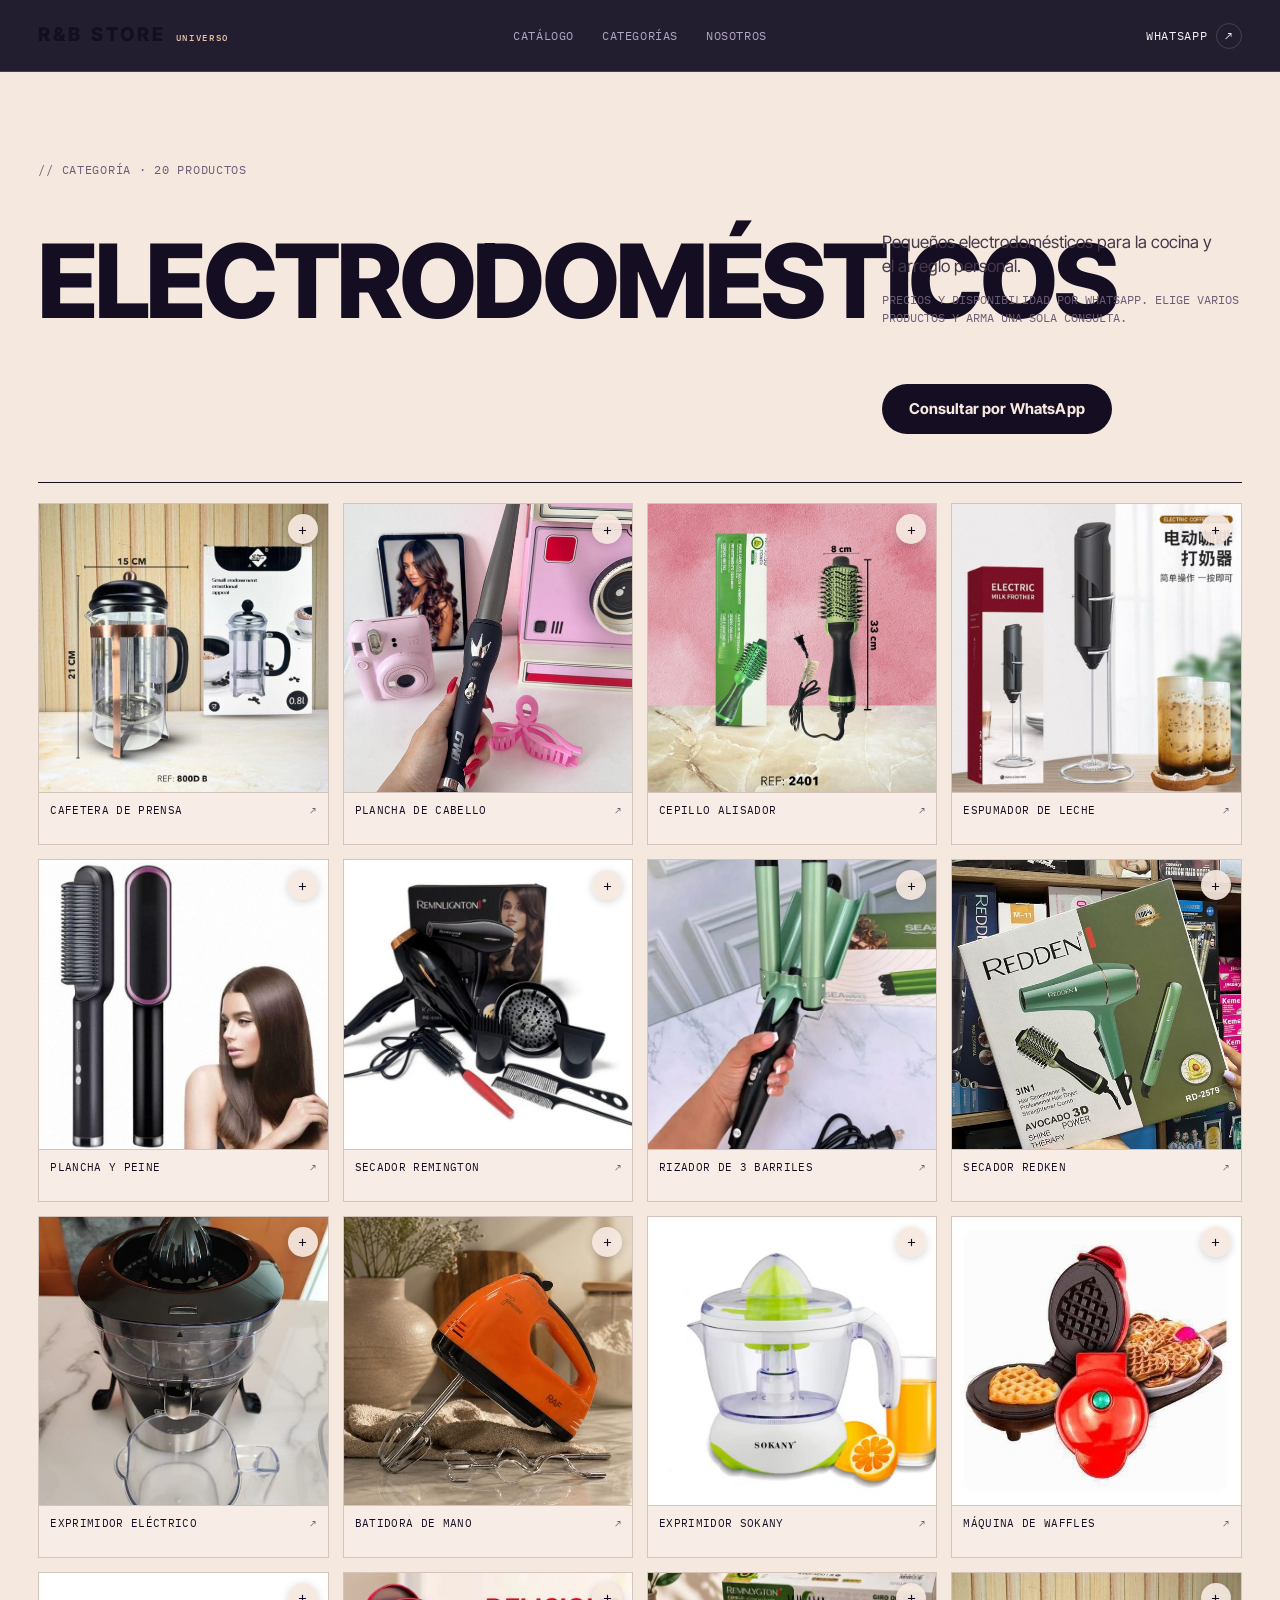
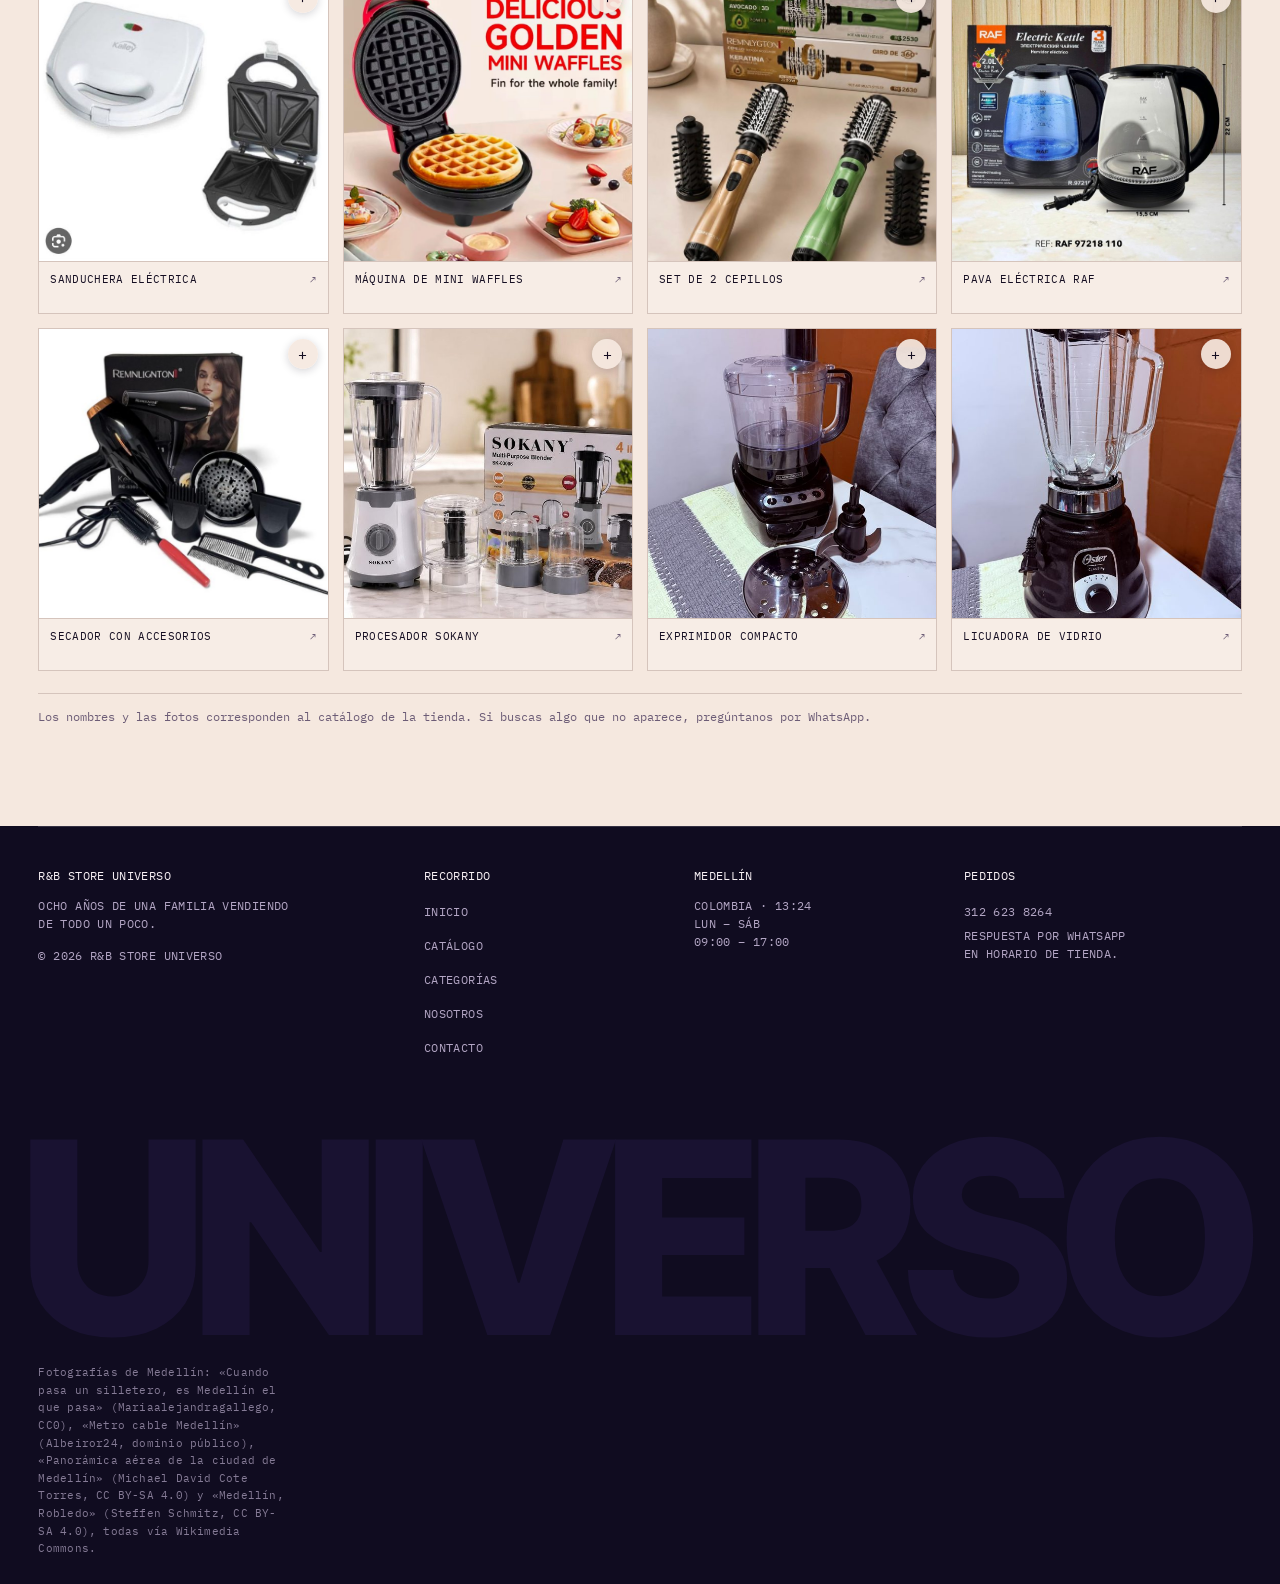
<file: Paginas/Electrodomesticos/index.html>
<!DOCTYPE html>
<html lang="es">
<head>
<meta charset="UTF-8">
<meta name="viewport" content="width=device-width, initial-scale=1.0">
<meta name="description" content="Electrodomésticos en R&amp;B Store Universo: Pequeños electrodomésticos para la cocina y el arreglo personal.">
<title>Electrodomésticos | R&amp;B Store Universo</title>
<link rel="icon" href="../../Img/favicon.png" type="image/png">
<link rel="preconnect" href="https://fonts.googleapis.com">
<link rel="preconnect" href="https://fonts.gstatic.com" crossorigin>
<link href="https://fonts.googleapis.com/css2?family=Inter+Tight:wght@400;500;600;700;800&family=IBM+Plex+Mono:wght@400;500&family=Mrs+Saint+Delafield&display=swap" rel="stylesheet">
<link rel="stylesheet" href="../../Css/estilos.css">
<script src="../../Js/script.js" defer></script>
</head>
<body class="cat-pagina">
<header class="nav">
  <div class="contenedor nav-fila">
    <a class="logo" href="../../index.html">R&amp;B Store <em>Universo</em></a>
    <nav class="nav-links" aria-label="Principal">
      <a href="../../index.html#catalogo">Catálogo</a>
      <a href="../../index.html#categorias">Categorías</a>
      <a href="../../index.html#nosotros">Nosotros</a>
    </nav>
    <div class="nav-der">
      <a class="nav-wa" href="https://wa.me/573126238264" data-whatsapp>WhatsApp <span aria-hidden="true">↗</span></a>
    </div>
  </div>
</header>
<main>
  <section class="cat-head">
    <div class="contenedor">
      <span class="etiqueta">// Categoría · 20 productos</span>
      <h1>Electrodomésticos</h1>
      <div>
        <p class="cat-line">Pequeños electrodomésticos para la cocina y el arreglo personal.</p>
        <p class="cat-note">Precios y disponibilidad por WhatsApp. Elige varios productos y arma una sola consulta.</p>
      </div>
      <a class="btn cat-btn" href="https://wa.me/573126238264" data-whatsapp>Consultar por WhatsApp</a>
    </div>
  </section>
  <section class="hoja" aria-label="Productos de Electrodomésticos">
    <div class="contenedor">
      <div class="sheet">
      <figure class="frame">
        <button class="frame-pick" type="button" aria-pressed="false" data-pick="Cafetera de prensa (Electrodomésticos)" aria-label="Añadir Cafetera de prensa a la consulta">
          <img src="img/producto-01.jpg" alt="Cafetera de prensa francesa de 800 ml con café." width="760" height="760" loading="lazy" decoding="async">
          <span class="frame-mark" aria-hidden="true"></span>
        </button>
        <figcaption><a href="https://wa.me/573126238264?text=Hola%2C%20quiero%20consultar%20por%3A%20Cafetera%20de%20prensa%20%28Electrodom%C3%A9sticos%29." data-whatsapp>Cafetera de prensa</a> <span aria-hidden="true">↗</span></figcaption>
      </figure>
      <figure class="frame">
        <button class="frame-pick" type="button" aria-pressed="false" data-pick="Plancha de cabello (Electrodomésticos)" aria-label="Añadir Plancha de cabello a la consulta">
          <img src="img/producto-02.jpg" alt="Plancha de cabello negra sostenida en la mano." width="570" height="760" loading="lazy" decoding="async">
          <span class="frame-mark" aria-hidden="true"></span>
        </button>
        <figcaption><a href="https://wa.me/573126238264?text=Hola%2C%20quiero%20consultar%20por%3A%20Plancha%20de%20cabello%20%28Electrodom%C3%A9sticos%29." data-whatsapp>Plancha de cabello</a> <span aria-hidden="true">↗</span></figcaption>
      </figure>
      <figure class="frame">
        <button class="frame-pick" type="button" aria-pressed="false" data-pick="Cepillo alisador (Electrodomésticos)" aria-label="Añadir Cepillo alisador a la consulta">
          <img src="img/producto-03.jpg" alt="Cepillo alisador eléctrico verde con caja." width="757" height="760" loading="lazy" decoding="async">
          <span class="frame-mark" aria-hidden="true"></span>
        </button>
        <figcaption><a href="https://wa.me/573126238264?text=Hola%2C%20quiero%20consultar%20por%3A%20Cepillo%20alisador%20%28Electrodom%C3%A9sticos%29." data-whatsapp>Cepillo alisador</a> <span aria-hidden="true">↗</span></figcaption>
      </figure>
      <figure class="frame">
        <button class="frame-pick" type="button" aria-pressed="false" data-pick="Espumador de leche (Electrodomésticos)" aria-label="Añadir Espumador de leche a la consulta">
          <img src="img/producto-04.jpg" alt="Espumador de leche eléctrico junto a un vaso de café." width="760" height="738" loading="lazy" decoding="async">
          <span class="frame-mark" aria-hidden="true"></span>
        </button>
        <figcaption><a href="https://wa.me/573126238264?text=Hola%2C%20quiero%20consultar%20por%3A%20Espumador%20de%20leche%20%28Electrodom%C3%A9sticos%29." data-whatsapp>Espumador de leche</a> <span aria-hidden="true">↗</span></figcaption>
      </figure>
      <figure class="frame">
        <button class="frame-pick" type="button" aria-pressed="false" data-pick="Plancha y peine (Electrodomésticos)" aria-label="Añadir Plancha y peine a la consulta">
          <img src="img/producto-05.jpg" alt="Plancha de cabello negra con peine y accesorios." width="760" height="732" loading="lazy" decoding="async">
          <span class="frame-mark" aria-hidden="true"></span>
        </button>
        <figcaption><a href="https://wa.me/573126238264?text=Hola%2C%20quiero%20consultar%20por%3A%20Plancha%20y%20peine%20%28Electrodom%C3%A9sticos%29." data-whatsapp>Plancha y peine</a> <span aria-hidden="true">↗</span></figcaption>
      </figure>
      <figure class="frame">
        <button class="frame-pick" type="button" aria-pressed="false" data-pick="Secador Remington (Electrodomésticos)" aria-label="Añadir Secador Remington a la consulta">
          <img src="img/producto-06.jpg" alt="Secador Remington negro con difusor y cepillos." width="760" height="624" loading="lazy" decoding="async">
          <span class="frame-mark" aria-hidden="true"></span>
        </button>
        <figcaption><a href="https://wa.me/573126238264?text=Hola%2C%20quiero%20consultar%20por%3A%20Secador%20Remington%20%28Electrodom%C3%A9sticos%29." data-whatsapp>Secador Remington</a> <span aria-hidden="true">↗</span></figcaption>
      </figure>
      <figure class="frame">
        <button class="frame-pick" type="button" aria-pressed="false" data-pick="Rizador de 3 barriles (Electrodomésticos)" aria-label="Añadir Rizador de 3 barriles a la consulta">
          <img src="img/producto-07.jpg" alt="Rizador de cabello verde de tres barriles." width="620" height="760" loading="lazy" decoding="async">
          <span class="frame-mark" aria-hidden="true"></span>
        </button>
        <figcaption><a href="https://wa.me/573126238264?text=Hola%2C%20quiero%20consultar%20por%3A%20Rizador%20de%203%20barriles%20%28Electrodom%C3%A9sticos%29." data-whatsapp>Rizador de 3 barriles</a> <span aria-hidden="true">↗</span></figcaption>
      </figure>
      <figure class="frame">
        <button class="frame-pick" type="button" aria-pressed="false" data-pick="Secador Redken (Electrodomésticos)" aria-label="Añadir Secador Redken a la consulta">
          <img src="img/producto-08.jpg" alt="Secador Redken verde en su empaque." width="570" height="760" loading="lazy" decoding="async">
          <span class="frame-mark" aria-hidden="true"></span>
        </button>
        <figcaption><a href="https://wa.me/573126238264?text=Hola%2C%20quiero%20consultar%20por%3A%20Secador%20Redken%20%28Electrodom%C3%A9sticos%29." data-whatsapp>Secador Redken</a> <span aria-hidden="true">↗</span></figcaption>
      </figure>
      <figure class="frame">
        <button class="frame-pick" type="button" aria-pressed="false" data-pick="Exprimidor eléctrico (Electrodomésticos)" aria-label="Añadir Exprimidor eléctrico a la consulta">
          <img src="img/producto-09.jpg" alt="Exprimidor eléctrico sobre una mesa de mármol." width="570" height="760" loading="lazy" decoding="async">
          <span class="frame-mark" aria-hidden="true"></span>
        </button>
        <figcaption><a href="https://wa.me/573126238264?text=Hola%2C%20quiero%20consultar%20por%3A%20Exprimidor%20el%C3%A9ctrico%20%28Electrodom%C3%A9sticos%29." data-whatsapp>Exprimidor eléctrico</a> <span aria-hidden="true">↗</span></figcaption>
      </figure>
      <figure class="frame">
        <button class="frame-pick" type="button" aria-pressed="false" data-pick="Batidora de mano (Electrodomésticos)" aria-label="Añadir Batidora de mano a la consulta">
          <img src="img/producto-10.jpg" alt="Batidora de mano naranja con base de apoyo." width="570" height="760" loading="lazy" decoding="async">
          <span class="frame-mark" aria-hidden="true"></span>
        </button>
        <figcaption><a href="https://wa.me/573126238264?text=Hola%2C%20quiero%20consultar%20por%3A%20Batidora%20de%20mano%20%28Electrodom%C3%A9sticos%29." data-whatsapp>Batidora de mano</a> <span aria-hidden="true">↗</span></figcaption>
      </figure>
      <figure class="frame">
        <button class="frame-pick" type="button" aria-pressed="false" data-pick="Exprimidor SOKANY (Electrodomésticos)" aria-label="Añadir Exprimidor SOKANY a la consulta">
          <img src="img/producto-11.jpg" alt="Exprimidor SOKANY con jarra y naranjas." width="760" height="743" loading="lazy" decoding="async">
          <span class="frame-mark" aria-hidden="true"></span>
        </button>
        <figcaption><a href="https://wa.me/573126238264?text=Hola%2C%20quiero%20consultar%20por%3A%20Exprimidor%20SOKANY%20%28Electrodom%C3%A9sticos%29." data-whatsapp>Exprimidor SOKANY</a> <span aria-hidden="true">↗</span></figcaption>
      </figure>
      <figure class="frame">
        <button class="frame-pick" type="button" aria-pressed="false" data-pick="Máquina de waffles (Electrodomésticos)" aria-label="Añadir Máquina de waffles a la consulta">
          <img src="img/producto-12.jpg" alt="Máquina de waffles roja con waffles recién hechos." width="500" height="496" loading="lazy" decoding="async">
          <span class="frame-mark" aria-hidden="true"></span>
        </button>
        <figcaption><a href="https://wa.me/573126238264?text=Hola%2C%20quiero%20consultar%20por%3A%20M%C3%A1quina%20de%20waffles%20%28Electrodom%C3%A9sticos%29." data-whatsapp>Máquina de waffles</a> <span aria-hidden="true">↗</span></figcaption>
      </figure>
      <figure class="frame">
        <button class="frame-pick" type="button" aria-pressed="false" data-pick="Sanduchera eléctrica (Electrodomésticos)" aria-label="Añadir Sanduchera eléctrica a la consulta">
          <img src="img/producto-13.jpg" alt="Sanduchera eléctrica blanca abierta." width="760" height="733" loading="lazy" decoding="async">
          <span class="frame-mark" aria-hidden="true"></span>
        </button>
        <figcaption><a href="https://wa.me/573126238264?text=Hola%2C%20quiero%20consultar%20por%3A%20Sanduchera%20el%C3%A9ctrica%20%28Electrodom%C3%A9sticos%29." data-whatsapp>Sanduchera eléctrica</a> <span aria-hidden="true">↗</span></figcaption>
      </figure>
      <figure class="frame">
        <button class="frame-pick" type="button" aria-pressed="false" data-pick="Máquina de mini waffles (Electrodomésticos)" aria-label="Añadir Máquina de mini waffles a la consulta">
          <img src="img/producto-14.jpg" alt="Máquina de mini waffles negra con plato servido." width="760" height="752" loading="lazy" decoding="async">
          <span class="frame-mark" aria-hidden="true"></span>
        </button>
        <figcaption><a href="https://wa.me/573126238264?text=Hola%2C%20quiero%20consultar%20por%3A%20M%C3%A1quina%20de%20mini%20waffles%20%28Electrodom%C3%A9sticos%29." data-whatsapp>Máquina de mini waffles</a> <span aria-hidden="true">↗</span></figcaption>
      </figure>
      <figure class="frame">
        <button class="frame-pick" type="button" aria-pressed="false" data-pick="Set de 2 cepillos (Electrodomésticos)" aria-label="Añadir Set de 2 cepillos a la consulta">
          <img src="img/producto-15.jpg" alt="Dos cepillos alisadores, uno dorado y uno verde." width="591" height="760" loading="lazy" decoding="async">
          <span class="frame-mark" aria-hidden="true"></span>
        </button>
        <figcaption><a href="https://wa.me/573126238264?text=Hola%2C%20quiero%20consultar%20por%3A%20Set%20de%202%20cepillos%20%28Electrodom%C3%A9sticos%29." data-whatsapp>Set de 2 cepillos</a> <span aria-hidden="true">↗</span></figcaption>
      </figure>
      <figure class="frame">
        <button class="frame-pick" type="button" aria-pressed="false" data-pick="Pava eléctrica RAF (Electrodomésticos)" aria-label="Añadir Pava eléctrica RAF a la consulta">
          <img src="img/producto-16.jpg" alt="Pava eléctrica RAF de 2 litros con base." width="760" height="760" loading="lazy" decoding="async">
          <span class="frame-mark" aria-hidden="true"></span>
        </button>
        <figcaption><a href="https://wa.me/573126238264?text=Hola%2C%20quiero%20consultar%20por%3A%20Pava%20el%C3%A9ctrica%20RAF%20%28Electrodom%C3%A9sticos%29." data-whatsapp>Pava eléctrica RAF</a> <span aria-hidden="true">↗</span></figcaption>
      </figure>
      <figure class="frame">
        <button class="frame-pick" type="button" aria-pressed="false" data-pick="Secador con accesorios (Electrodomésticos)" aria-label="Añadir Secador con accesorios a la consulta">
          <img src="img/producto-17.jpg" alt="Secador Remington con cepillo y peine sobre fondo blanco." width="760" height="624" loading="lazy" decoding="async">
          <span class="frame-mark" aria-hidden="true"></span>
        </button>
        <figcaption><a href="https://wa.me/573126238264?text=Hola%2C%20quiero%20consultar%20por%3A%20Secador%20con%20accesorios%20%28Electrodom%C3%A9sticos%29." data-whatsapp>Secador con accesorios</a> <span aria-hidden="true">↗</span></figcaption>
      </figure>
      <figure class="frame">
        <button class="frame-pick" type="button" aria-pressed="false" data-pick="Procesador SOKANY (Electrodomésticos)" aria-label="Añadir Procesador SOKANY a la consulta">
          <img src="img/producto-18.jpg" alt="Procesador de alimentos SOKANY de 4 en 1." width="760" height="570" loading="lazy" decoding="async">
          <span class="frame-mark" aria-hidden="true"></span>
        </button>
        <figcaption><a href="https://wa.me/573126238264?text=Hola%2C%20quiero%20consultar%20por%3A%20Procesador%20SOKANY%20%28Electrodom%C3%A9sticos%29." data-whatsapp>Procesador SOKANY</a> <span aria-hidden="true">↗</span></figcaption>
      </figure>
      <figure class="frame">
        <button class="frame-pick" type="button" aria-pressed="false" data-pick="Exprimidor compacto (Electrodomésticos)" aria-label="Añadir Exprimidor compacto a la consulta">
          <img src="img/producto-19.jpg" alt="Exprimidor compacto con vaso y tapa." width="570" height="760" loading="lazy" decoding="async">
          <span class="frame-mark" aria-hidden="true"></span>
        </button>
        <figcaption><a href="https://wa.me/573126238264?text=Hola%2C%20quiero%20consultar%20por%3A%20Exprimidor%20compacto%20%28Electrodom%C3%A9sticos%29." data-whatsapp>Exprimidor compacto</a> <span aria-hidden="true">↗</span></figcaption>
      </figure>
      <figure class="frame">
        <button class="frame-pick" type="button" aria-pressed="false" data-pick="Licuadora de vidrio (Electrodomésticos)" aria-label="Añadir Licuadora de vidrio a la consulta">
          <img src="img/producto-20.jpg" alt="Licuadora Oster con vaso de vidrio sobre una mesa." width="570" height="760" loading="lazy" decoding="async">
          <span class="frame-mark" aria-hidden="true"></span>
        </button>
        <figcaption><a href="https://wa.me/573126238264?text=Hola%2C%20quiero%20consultar%20por%3A%20Licuadora%20de%20vidrio%20%28Electrodom%C3%A9sticos%29." data-whatsapp>Licuadora de vidrio</a> <span aria-hidden="true">↗</span></figcaption>
      </figure>
      </div>
      <p class="nota-precios">Los nombres y las fotos corresponden al catálogo de la tienda. Si buscas algo que no aparece, pregúntanos por WhatsApp.</p>
    </div>
  </section>
</main>
<div class="picks" data-picks hidden>
  <p class="picks-count"><strong data-pick-count>0</strong> productos elegidos</p>
  <button class="picks-clear" type="button" data-pick-clear>Limpiar</button>
  <a class="btn btn-rosa" data-pick-send href="https://wa.me/573126238264">Pedir por WhatsApp</a>
</div>
<footer class="pie">
  <div class="contenedor">
    <div class="pie-grid">
      <div>
        <h3>R&amp;B Store Universo</h3>
        <p>Ocho años de una familia vendiendo de todo un poco.</p>
        <p style="margin-top:14px">© <span data-year>2026</span> R&amp;B Store Universo</p>
      </div>
      <nav aria-label="Pie de página">
        <h3>Recorrido</h3>
        <ul>
          <li><a href="../../index.html">Inicio</a></li>
          <li><a href="../../index.html#catalogo">Catálogo</a></li>
          <li><a href="../../index.html#categorias">Categorías</a></li>
          <li><a href="../../index.html#nosotros">Nosotros</a></li>
          <li><a href="../../index.html#contacto">Contacto</a></li>
        </ul>
      </nav>
      <div>
        <h3>Medellín</h3>
        <p>Colombia · <span data-clock>--:--</span></p>
        <p>Lun – Sáb<br>09:00 – 17:00</p>
      </div>
      <div>
        <h3>Pedidos</h3>
        <p><a href="https://wa.me/573126238264" data-whatsapp>312 623 8264</a></p>
        <p>Respuesta por WhatsApp<br>en horario de tienda.</p>
      </div>
    </div>
    <span class="pie-word" aria-hidden="true">Universo</span>
    <p class="creditos">Fotografías de Medellín: «Cuando pasa un silletero, es Medellín el que pasa» (Mariaalejandragallego, CC0), «Metro cable Medellín» (Albeiror24, dominio público), «Panorámica aérea de la ciudad de Medellín» (Michael David Cote Torres, CC BY-SA 4.0) y «Medellín, Robledo» (Steffen Schmitz, CC BY-SA 4.0), todas vía Wikimedia Commons.</p>
  </div>
</footer>

</body>
</html>
</file>
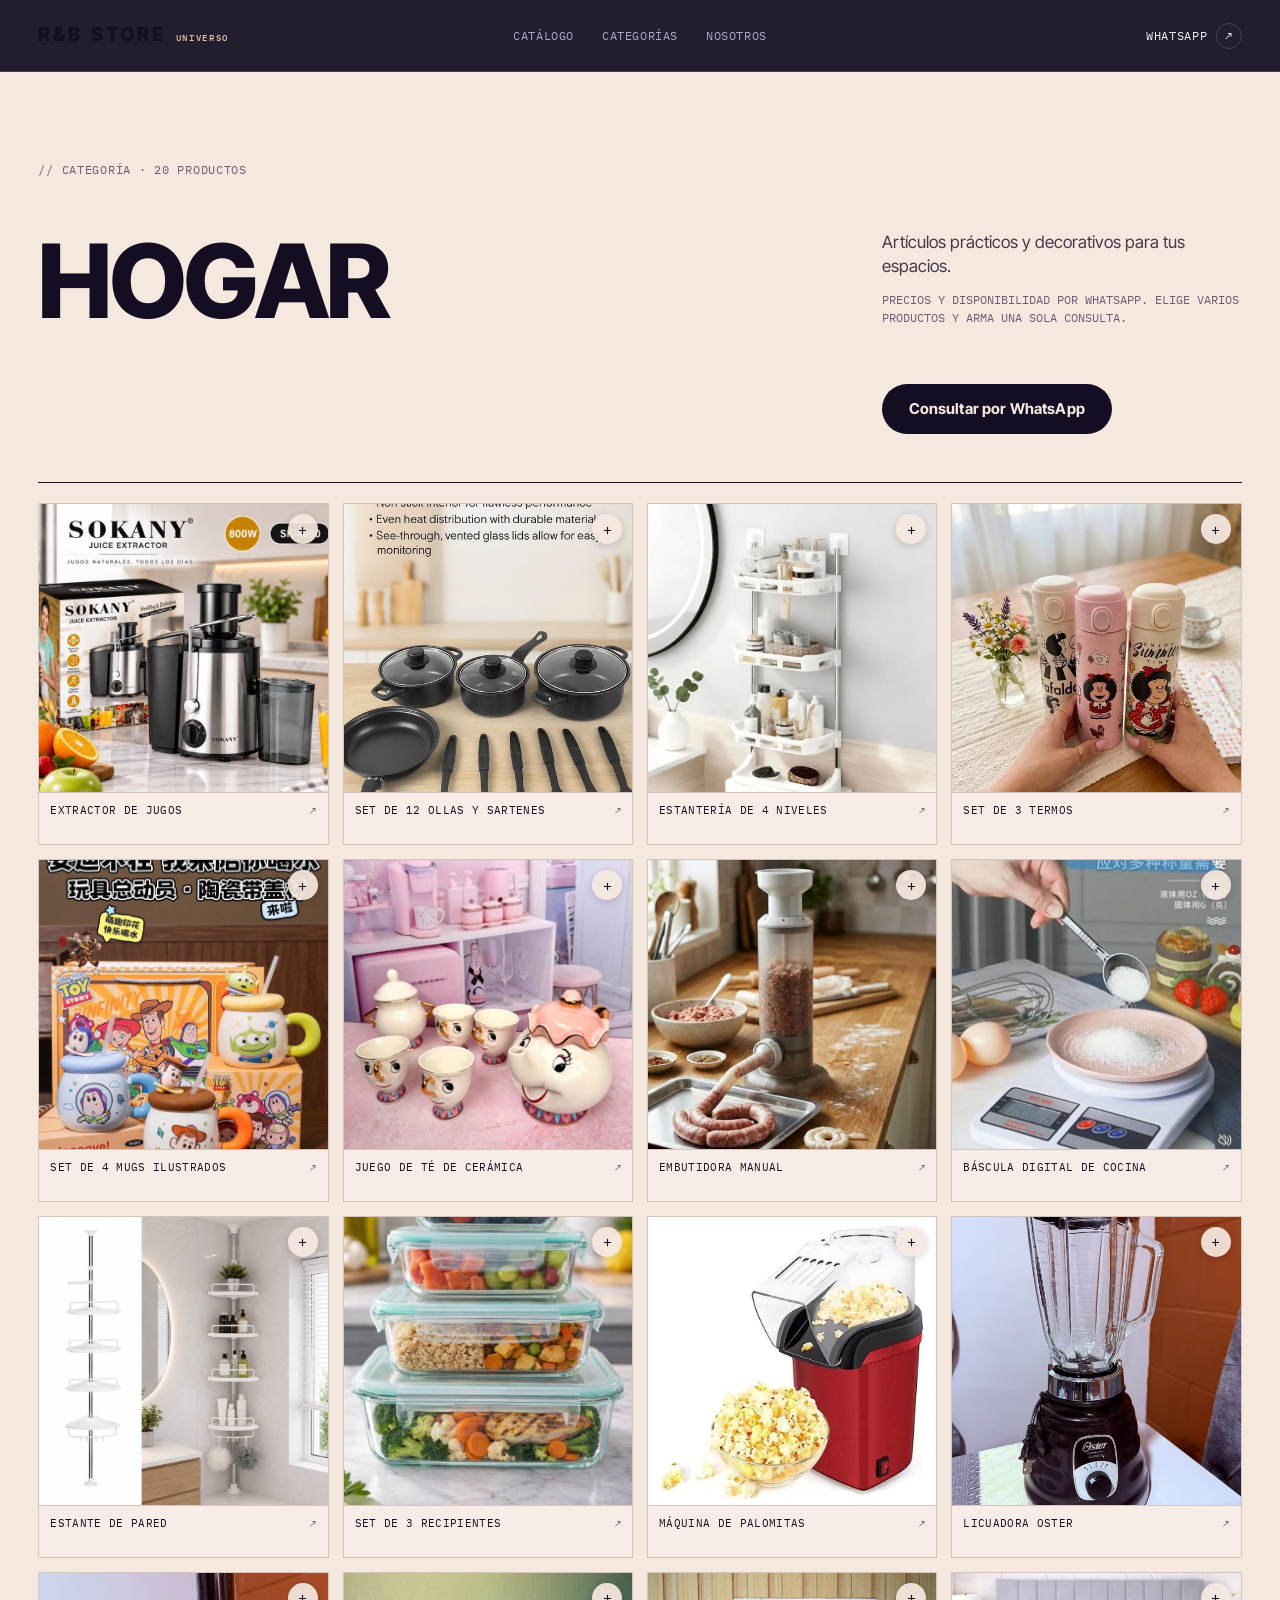
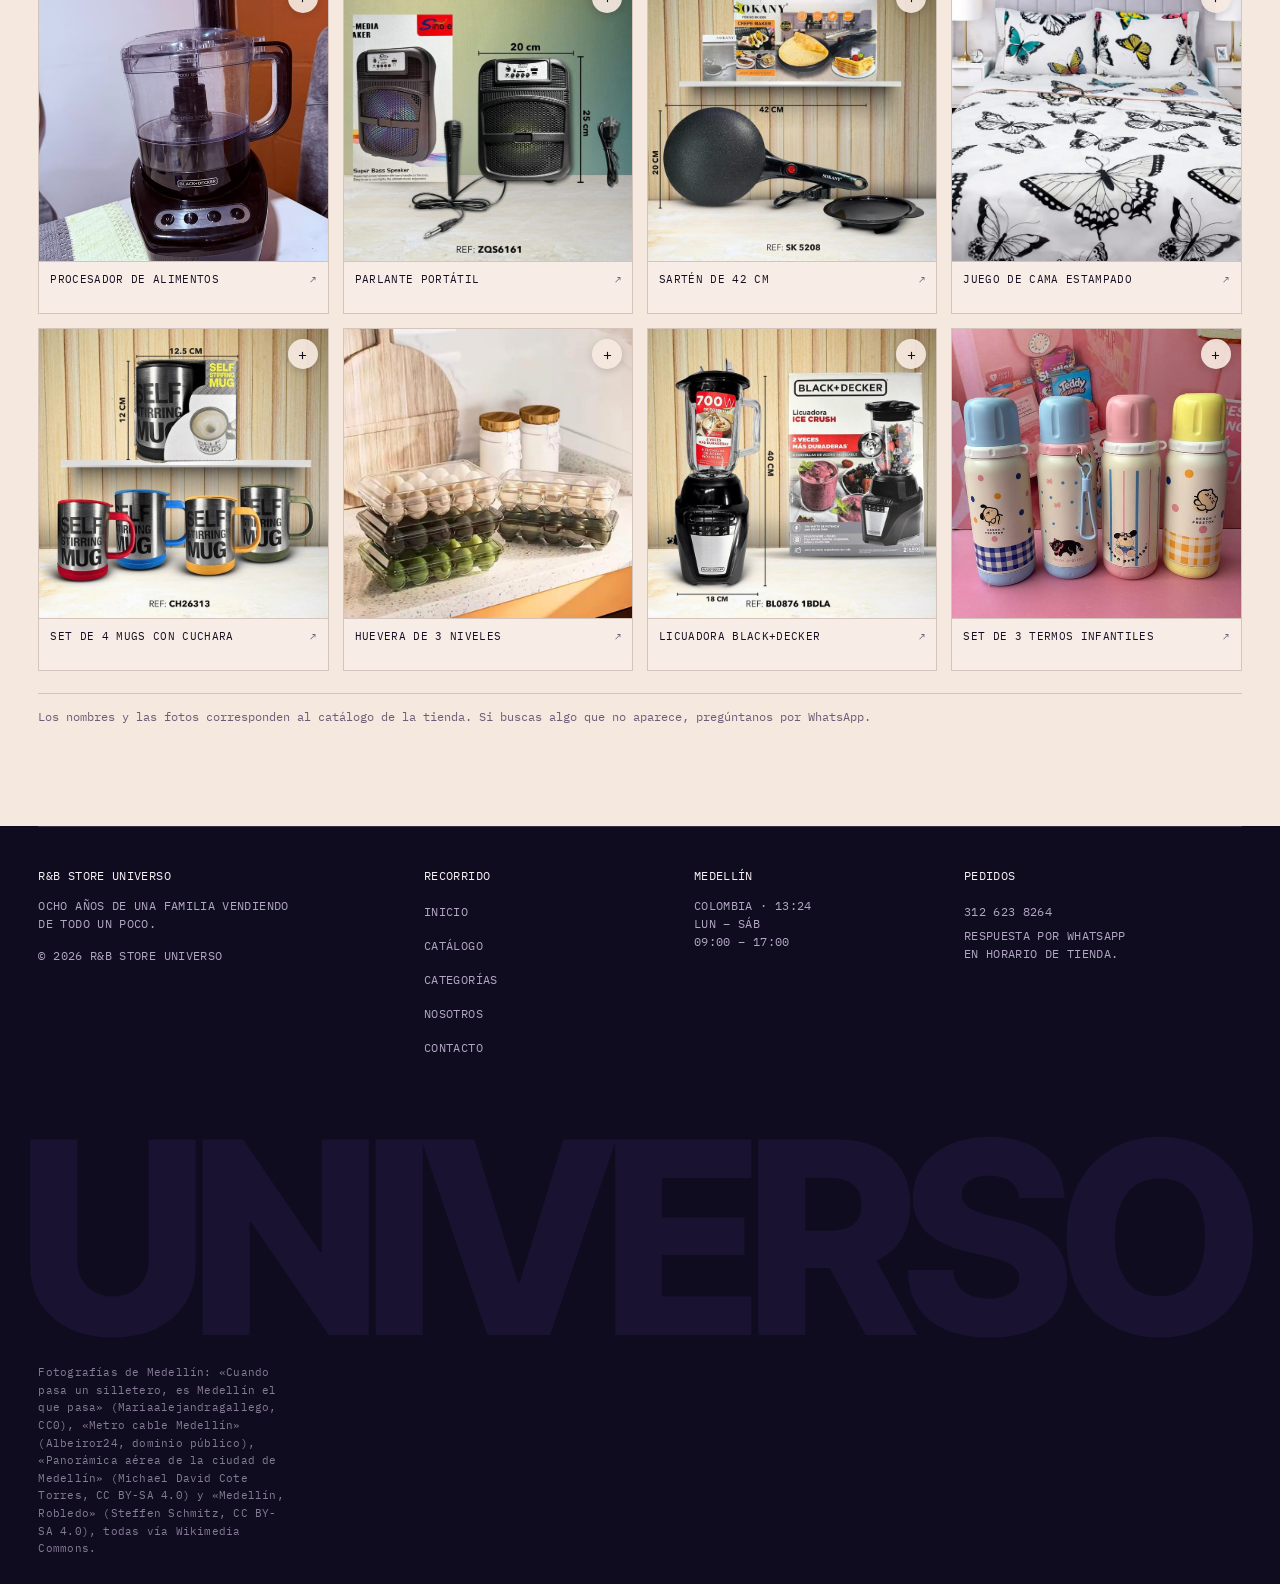
<file: Paginas/Hogar/index.html>
<!DOCTYPE html>
<html lang="es">
<head>
<meta charset="UTF-8">
<meta name="viewport" content="width=device-width, initial-scale=1.0">
<meta name="description" content="Hogar en R&amp;B Store Universo: Artículos prácticos y decorativos para tus espacios.">
<title>Hogar | R&amp;B Store Universo</title>
<link rel="icon" href="../../Img/favicon.png" type="image/png">
<link rel="preconnect" href="https://fonts.googleapis.com">
<link rel="preconnect" href="https://fonts.gstatic.com" crossorigin>
<link href="https://fonts.googleapis.com/css2?family=Inter+Tight:wght@400;500;600;700;800&family=IBM+Plex+Mono:wght@400;500&family=Mrs+Saint+Delafield&display=swap" rel="stylesheet">
<link rel="stylesheet" href="../../Css/estilos.css">
<script src="../../Js/script.js" defer></script>
</head>
<body class="cat-pagina">
<header class="nav">
  <div class="contenedor nav-fila">
    <a class="logo" href="../../index.html">R&amp;B Store <em>Universo</em></a>
    <nav class="nav-links" aria-label="Principal">
      <a href="../../index.html#catalogo">Catálogo</a>
      <a href="../../index.html#categorias">Categorías</a>
      <a href="../../index.html#nosotros">Nosotros</a>
    </nav>
    <div class="nav-der">
      <a class="nav-wa" href="https://wa.me/573126238264" data-whatsapp>WhatsApp <span aria-hidden="true">↗</span></a>
    </div>
  </div>
</header>
<main>
  <section class="cat-head">
    <div class="contenedor">
      <span class="etiqueta">// Categoría · 20 productos</span>
      <h1>Hogar</h1>
      <div>
        <p class="cat-line">Artículos prácticos y decorativos para tus espacios.</p>
        <p class="cat-note">Precios y disponibilidad por WhatsApp. Elige varios productos y arma una sola consulta.</p>
      </div>
      <a class="btn cat-btn" href="https://wa.me/573126238264" data-whatsapp>Consultar por WhatsApp</a>
    </div>
  </section>
  <section class="hoja" aria-label="Productos de Hogar">
    <div class="contenedor">
      <div class="sheet">
      <figure class="frame">
        <button class="frame-pick" type="button" aria-pressed="false" data-pick="Extractor de jugos (Hogar)" aria-label="Añadir Extractor de jugos a la consulta">
          <img src="img/producto-01.jpg" alt="Extractor de jugos SOKANY de 800 W junto a naranjas partidas." width="760" height="694" loading="lazy" decoding="async">
          <span class="frame-mark" aria-hidden="true"></span>
        </button>
        <figcaption><a href="https://wa.me/573126238264?text=Hola%2C%20quiero%20consultar%20por%3A%20Extractor%20de%20jugos%20%28Hogar%29." data-whatsapp>Extractor de jugos</a> <span aria-hidden="true">↗</span></figcaption>
      </figure>
      <figure class="frame">
        <button class="frame-pick" type="button" aria-pressed="false" data-pick="Set de 12 ollas y sartenes (Hogar)" aria-label="Añadir Set de 12 ollas y sartenes a la consulta">
          <img src="img/producto-02.jpg" alt="Doce ollas, sartenes y utensilios antiadherentes ordenados sobre una mesa." width="506" height="760" loading="lazy" decoding="async">
          <span class="frame-mark" aria-hidden="true"></span>
        </button>
        <figcaption><a href="https://wa.me/573126238264?text=Hola%2C%20quiero%20consultar%20por%3A%20Set%20de%2012%20ollas%20y%20sartenes%20%28Hogar%29." data-whatsapp>Set de 12 ollas y sartenes</a> <span aria-hidden="true">↗</span></figcaption>
      </figure>
      <figure class="frame">
        <button class="frame-pick" type="button" aria-pressed="false" data-pick="Estantería de 4 niveles (Hogar)" aria-label="Añadir Estantería de 4 niveles a la consulta">
          <img src="img/producto-03.jpg" alt="Estantería blanca de cuatro niveles con frascos y plantas." width="760" height="724" loading="lazy" decoding="async">
          <span class="frame-mark" aria-hidden="true"></span>
        </button>
        <figcaption><a href="https://wa.me/573126238264?text=Hola%2C%20quiero%20consultar%20por%3A%20Estanter%C3%ADa%20de%204%20niveles%20%28Hogar%29." data-whatsapp>Estantería de 4 niveles</a> <span aria-hidden="true">↗</span></figcaption>
      </figure>
      <figure class="frame">
        <button class="frame-pick" type="button" aria-pressed="false" data-pick="Set de 3 termos (Hogar)" aria-label="Añadir Set de 3 termos a la consulta">
          <img src="img/producto-04.jpg" alt="Tres termos de acero en rosa, verde y blanco sostenidos en la mano." width="570" height="760" loading="lazy" decoding="async">
          <span class="frame-mark" aria-hidden="true"></span>
        </button>
        <figcaption><a href="https://wa.me/573126238264?text=Hola%2C%20quiero%20consultar%20por%3A%20Set%20de%203%20termos%20%28Hogar%29." data-whatsapp>Set de 3 termos</a> <span aria-hidden="true">↗</span></figcaption>
      </figure>
      <figure class="frame">
        <button class="frame-pick" type="button" aria-pressed="false" data-pick="Set de 4 mugs ilustrados (Hogar)" aria-label="Añadir Set de 4 mugs ilustrados a la consulta">
          <img src="img/producto-05.jpg" alt="Cuatro mugs con personajes animados sobre una mesa." width="587" height="760" loading="lazy" decoding="async">
          <span class="frame-mark" aria-hidden="true"></span>
        </button>
        <figcaption><a href="https://wa.me/573126238264?text=Hola%2C%20quiero%20consultar%20por%3A%20Set%20de%204%20mugs%20ilustrados%20%28Hogar%29." data-whatsapp>Set de 4 mugs ilustrados</a> <span aria-hidden="true">↗</span></figcaption>
      </figure>
      <figure class="frame">
        <button class="frame-pick" type="button" aria-pressed="false" data-pick="Juego de té de cerámica (Hogar)" aria-label="Añadir Juego de té de cerámica a la consulta">
          <img src="img/producto-06.jpg" alt="Juego de té de cerámica con tetera y tazas sobre una mesa rosada." width="644" height="760" loading="lazy" decoding="async">
          <span class="frame-mark" aria-hidden="true"></span>
        </button>
        <figcaption><a href="https://wa.me/573126238264?text=Hola%2C%20quiero%20consultar%20por%3A%20Juego%20de%20t%C3%A9%20de%20cer%C3%A1mica%20%28Hogar%29." data-whatsapp>Juego de té de cerámica</a> <span aria-hidden="true">↗</span></figcaption>
      </figure>
      <figure class="frame">
        <button class="frame-pick" type="button" aria-pressed="false" data-pick="Embutidora manual (Hogar)" aria-label="Añadir Embutidora manual a la consulta">
          <img src="img/producto-07.jpg" alt="Embutidora manual de metal armando chorizos en una cocina." width="760" height="756" loading="lazy" decoding="async">
          <span class="frame-mark" aria-hidden="true"></span>
        </button>
        <figcaption><a href="https://wa.me/573126238264?text=Hola%2C%20quiero%20consultar%20por%3A%20Embutidora%20manual%20%28Hogar%29." data-whatsapp>Embutidora manual</a> <span aria-hidden="true">↗</span></figcaption>
      </figure>
      <figure class="frame">
        <button class="frame-pick" type="button" aria-pressed="false" data-pick="Báscula digital de cocina (Hogar)" aria-label="Añadir Báscula digital de cocina a la consulta">
          <img src="img/producto-08.jpg" alt="Báscula digital con un bol de harina y huevos." width="582" height="760" loading="lazy" decoding="async">
          <span class="frame-mark" aria-hidden="true"></span>
        </button>
        <figcaption><a href="https://wa.me/573126238264?text=Hola%2C%20quiero%20consultar%20por%3A%20B%C3%A1scula%20digital%20de%20cocina%20%28Hogar%29." data-whatsapp>Báscula digital de cocina</a> <span aria-hidden="true">↗</span></figcaption>
      </figure>
      <figure class="frame">
        <button class="frame-pick" type="button" aria-pressed="false" data-pick="Estante de pared (Hogar)" aria-label="Añadir Estante de pared a la consulta">
          <img src="img/producto-09.jpg" alt="Estante de pared con repisas y frascos frente a un espejo." width="760" height="760" loading="lazy" decoding="async">
          <span class="frame-mark" aria-hidden="true"></span>
        </button>
        <figcaption><a href="https://wa.me/573126238264?text=Hola%2C%20quiero%20consultar%20por%3A%20Estante%20de%20pared%20%28Hogar%29." data-whatsapp>Estante de pared</a> <span aria-hidden="true">↗</span></figcaption>
      </figure>
      <figure class="frame">
        <button class="frame-pick" type="button" aria-pressed="false" data-pick="Set de 3 recipientes (Hogar)" aria-label="Añadir Set de 3 recipientes a la consulta">
          <img src="img/producto-10.jpg" alt="Tres recipientes herméticos apilados con frutas y granos." width="760" height="644" loading="lazy" decoding="async">
          <span class="frame-mark" aria-hidden="true"></span>
        </button>
        <figcaption><a href="https://wa.me/573126238264?text=Hola%2C%20quiero%20consultar%20por%3A%20Set%20de%203%20recipientes%20%28Hogar%29." data-whatsapp>Set de 3 recipientes</a> <span aria-hidden="true">↗</span></figcaption>
      </figure>
      <figure class="frame">
        <button class="frame-pick" type="button" aria-pressed="false" data-pick="Máquina de palomitas (Hogar)" aria-label="Añadir Máquina de palomitas a la consulta">
          <img src="img/producto-11.jpg" alt="Máquina de palomitas roja con crispetas recién hechas." width="752" height="760" loading="lazy" decoding="async">
          <span class="frame-mark" aria-hidden="true"></span>
        </button>
        <figcaption><a href="https://wa.me/573126238264?text=Hola%2C%20quiero%20consultar%20por%3A%20M%C3%A1quina%20de%20palomitas%20%28Hogar%29." data-whatsapp>Máquina de palomitas</a> <span aria-hidden="true">↗</span></figcaption>
      </figure>
      <figure class="frame">
        <button class="frame-pick" type="button" aria-pressed="false" data-pick="Licuadora Oster (Hogar)" aria-label="Añadir Licuadora Oster a la consulta">
          <img src="img/producto-12.jpg" alt="Licuadora Oster negra con vaso de vidrio sobre una mesa verde." width="570" height="760" loading="lazy" decoding="async">
          <span class="frame-mark" aria-hidden="true"></span>
        </button>
        <figcaption><a href="https://wa.me/573126238264?text=Hola%2C%20quiero%20consultar%20por%3A%20Licuadora%20Oster%20%28Hogar%29." data-whatsapp>Licuadora Oster</a> <span aria-hidden="true">↗</span></figcaption>
      </figure>
      <figure class="frame">
        <button class="frame-pick" type="button" aria-pressed="false" data-pick="Procesador de alimentos (Hogar)" aria-label="Añadir Procesador de alimentos a la consulta">
          <img src="img/producto-13.jpg" alt="Procesador de alimentos negro con cuchillas y bowl." width="570" height="760" loading="lazy" decoding="async">
          <span class="frame-mark" aria-hidden="true"></span>
        </button>
        <figcaption><a href="https://wa.me/573126238264?text=Hola%2C%20quiero%20consultar%20por%3A%20Procesador%20de%20alimentos%20%28Hogar%29." data-whatsapp>Procesador de alimentos</a> <span aria-hidden="true">↗</span></figcaption>
      </figure>
      <figure class="frame">
        <button class="frame-pick" type="button" aria-pressed="false" data-pick="Parlante portátil (Hogar)" aria-label="Añadir Parlante portátil a la consulta">
          <img src="img/producto-14.jpg" alt="Parlante portátil con micrófono y correa sobre un fondo verde." width="760" height="721" loading="lazy" decoding="async">
          <span class="frame-mark" aria-hidden="true"></span>
        </button>
        <figcaption><a href="https://wa.me/573126238264?text=Hola%2C%20quiero%20consultar%20por%3A%20Parlante%20port%C3%A1til%20%28Hogar%29." data-whatsapp>Parlante portátil</a> <span aria-hidden="true">↗</span></figcaption>
      </figure>
      <figure class="frame">
        <button class="frame-pick" type="button" aria-pressed="false" data-pick="Sartén de 42 cm (Hogar)" aria-label="Añadir Sartén de 42 cm a la consulta">
          <img src="img/producto-15.jpg" alt="Sartén antiadherente negra de 42 cm con su tapa." width="760" height="760" loading="lazy" decoding="async">
          <span class="frame-mark" aria-hidden="true"></span>
        </button>
        <figcaption><a href="https://wa.me/573126238264?text=Hola%2C%20quiero%20consultar%20por%3A%20Sart%C3%A9n%20de%2042%20cm%20%28Hogar%29." data-whatsapp>Sartén de 42 cm</a> <span aria-hidden="true">↗</span></figcaption>
      </figure>
      <figure class="frame">
        <button class="frame-pick" type="button" aria-pressed="false" data-pick="Juego de cama estampado (Hogar)" aria-label="Añadir Juego de cama estampado a la consulta">
          <img src="img/producto-16.jpg" alt="Cama tendida con cobija de mariposas y fundas a juego." width="760" height="639" loading="lazy" decoding="async">
          <span class="frame-mark" aria-hidden="true"></span>
        </button>
        <figcaption><a href="https://wa.me/573126238264?text=Hola%2C%20quiero%20consultar%20por%3A%20Juego%20de%20cama%20estampado%20%28Hogar%29." data-whatsapp>Juego de cama estampado</a> <span aria-hidden="true">↗</span></figcaption>
      </figure>
      <figure class="frame">
        <button class="frame-pick" type="button" aria-pressed="false" data-pick="Set de 4 mugs con cuchara (Hogar)" aria-label="Añadir Set de 4 mugs con cuchara a la consulta">
          <img src="img/producto-17.jpg" alt="Cuatro mugs metálicos con cuchara integrada sobre un estante." width="760" height="760" loading="lazy" decoding="async">
          <span class="frame-mark" aria-hidden="true"></span>
        </button>
        <figcaption><a href="https://wa.me/573126238264?text=Hola%2C%20quiero%20consultar%20por%3A%20Set%20de%204%20mugs%20con%20cuchara%20%28Hogar%29." data-whatsapp>Set de 4 mugs con cuchara</a> <span aria-hidden="true">↗</span></figcaption>
      </figure>
      <figure class="frame">
        <button class="frame-pick" type="button" aria-pressed="false" data-pick="Huevera de 3 niveles (Hogar)" aria-label="Añadir Huevera de 3 niveles a la consulta">
          <img src="img/producto-18.jpg" alt="Huevera plástica apilable con tres niveles de huevos." width="760" height="748" loading="lazy" decoding="async">
          <span class="frame-mark" aria-hidden="true"></span>
        </button>
        <figcaption><a href="https://wa.me/573126238264?text=Hola%2C%20quiero%20consultar%20por%3A%20Huevera%20de%203%20niveles%20%28Hogar%29." data-whatsapp>Huevera de 3 niveles</a> <span aria-hidden="true">↗</span></figcaption>
      </figure>
      <figure class="frame">
        <button class="frame-pick" type="button" aria-pressed="false" data-pick="Licuadora Black+Decker (Hogar)" aria-label="Añadir Licuadora Black+Decker a la consulta">
          <img src="img/producto-19.jpg" alt="Licuadora Black+Decker de 700 W con recetario al lado." width="760" height="760" loading="lazy" decoding="async">
          <span class="frame-mark" aria-hidden="true"></span>
        </button>
        <figcaption><a href="https://wa.me/573126238264?text=Hola%2C%20quiero%20consultar%20por%3A%20Licuadora%20Black%2BDecker%20%28Hogar%29." data-whatsapp>Licuadora Black+Decker</a> <span aria-hidden="true">↗</span></figcaption>
      </figure>
      <figure class="frame">
        <button class="frame-pick" type="button" aria-pressed="false" data-pick="Set de 3 termos infantiles (Hogar)" aria-label="Añadir Set de 3 termos infantiles a la consulta">
          <img src="img/producto-20.jpg" alt="Tres termos infantiles de colores con tapa." width="570" height="760" loading="lazy" decoding="async">
          <span class="frame-mark" aria-hidden="true"></span>
        </button>
        <figcaption><a href="https://wa.me/573126238264?text=Hola%2C%20quiero%20consultar%20por%3A%20Set%20de%203%20termos%20infantiles%20%28Hogar%29." data-whatsapp>Set de 3 termos infantiles</a> <span aria-hidden="true">↗</span></figcaption>
      </figure>
      </div>
      <p class="nota-precios">Los nombres y las fotos corresponden al catálogo de la tienda. Si buscas algo que no aparece, pregúntanos por WhatsApp.</p>
    </div>
  </section>
</main>
<div class="picks" data-picks hidden>
  <p class="picks-count"><strong data-pick-count>0</strong> productos elegidos</p>
  <button class="picks-clear" type="button" data-pick-clear>Limpiar</button>
  <a class="btn btn-rosa" data-pick-send href="https://wa.me/573126238264">Pedir por WhatsApp</a>
</div>
<footer class="pie">
  <div class="contenedor">
    <div class="pie-grid">
      <div>
        <h3>R&amp;B Store Universo</h3>
        <p>Ocho años de una familia vendiendo de todo un poco.</p>
        <p style="margin-top:14px">© <span data-year>2026</span> R&amp;B Store Universo</p>
      </div>
      <nav aria-label="Pie de página">
        <h3>Recorrido</h3>
        <ul>
          <li><a href="../../index.html">Inicio</a></li>
          <li><a href="../../index.html#catalogo">Catálogo</a></li>
          <li><a href="../../index.html#categorias">Categorías</a></li>
          <li><a href="../../index.html#nosotros">Nosotros</a></li>
          <li><a href="../../index.html#contacto">Contacto</a></li>
        </ul>
      </nav>
      <div>
        <h3>Medellín</h3>
        <p>Colombia · <span data-clock>--:--</span></p>
        <p>Lun – Sáb<br>09:00 – 17:00</p>
      </div>
      <div>
        <h3>Pedidos</h3>
        <p><a href="https://wa.me/573126238264" data-whatsapp>312 623 8264</a></p>
        <p>Respuesta por WhatsApp<br>en horario de tienda.</p>
      </div>
    </div>
    <span class="pie-word" aria-hidden="true">Universo</span>
    <p class="creditos">Fotografías de Medellín: «Cuando pasa un silletero, es Medellín el que pasa» (Mariaalejandragallego, CC0), «Metro cable Medellín» (Albeiror24, dominio público), «Panorámica aérea de la ciudad de Medellín» (Michael David Cote Torres, CC BY-SA 4.0) y «Medellín, Robledo» (Steffen Schmitz, CC BY-SA 4.0), todas vía Wikimedia Commons.</p>
  </div>
</footer>

</body>
</html>
</file>
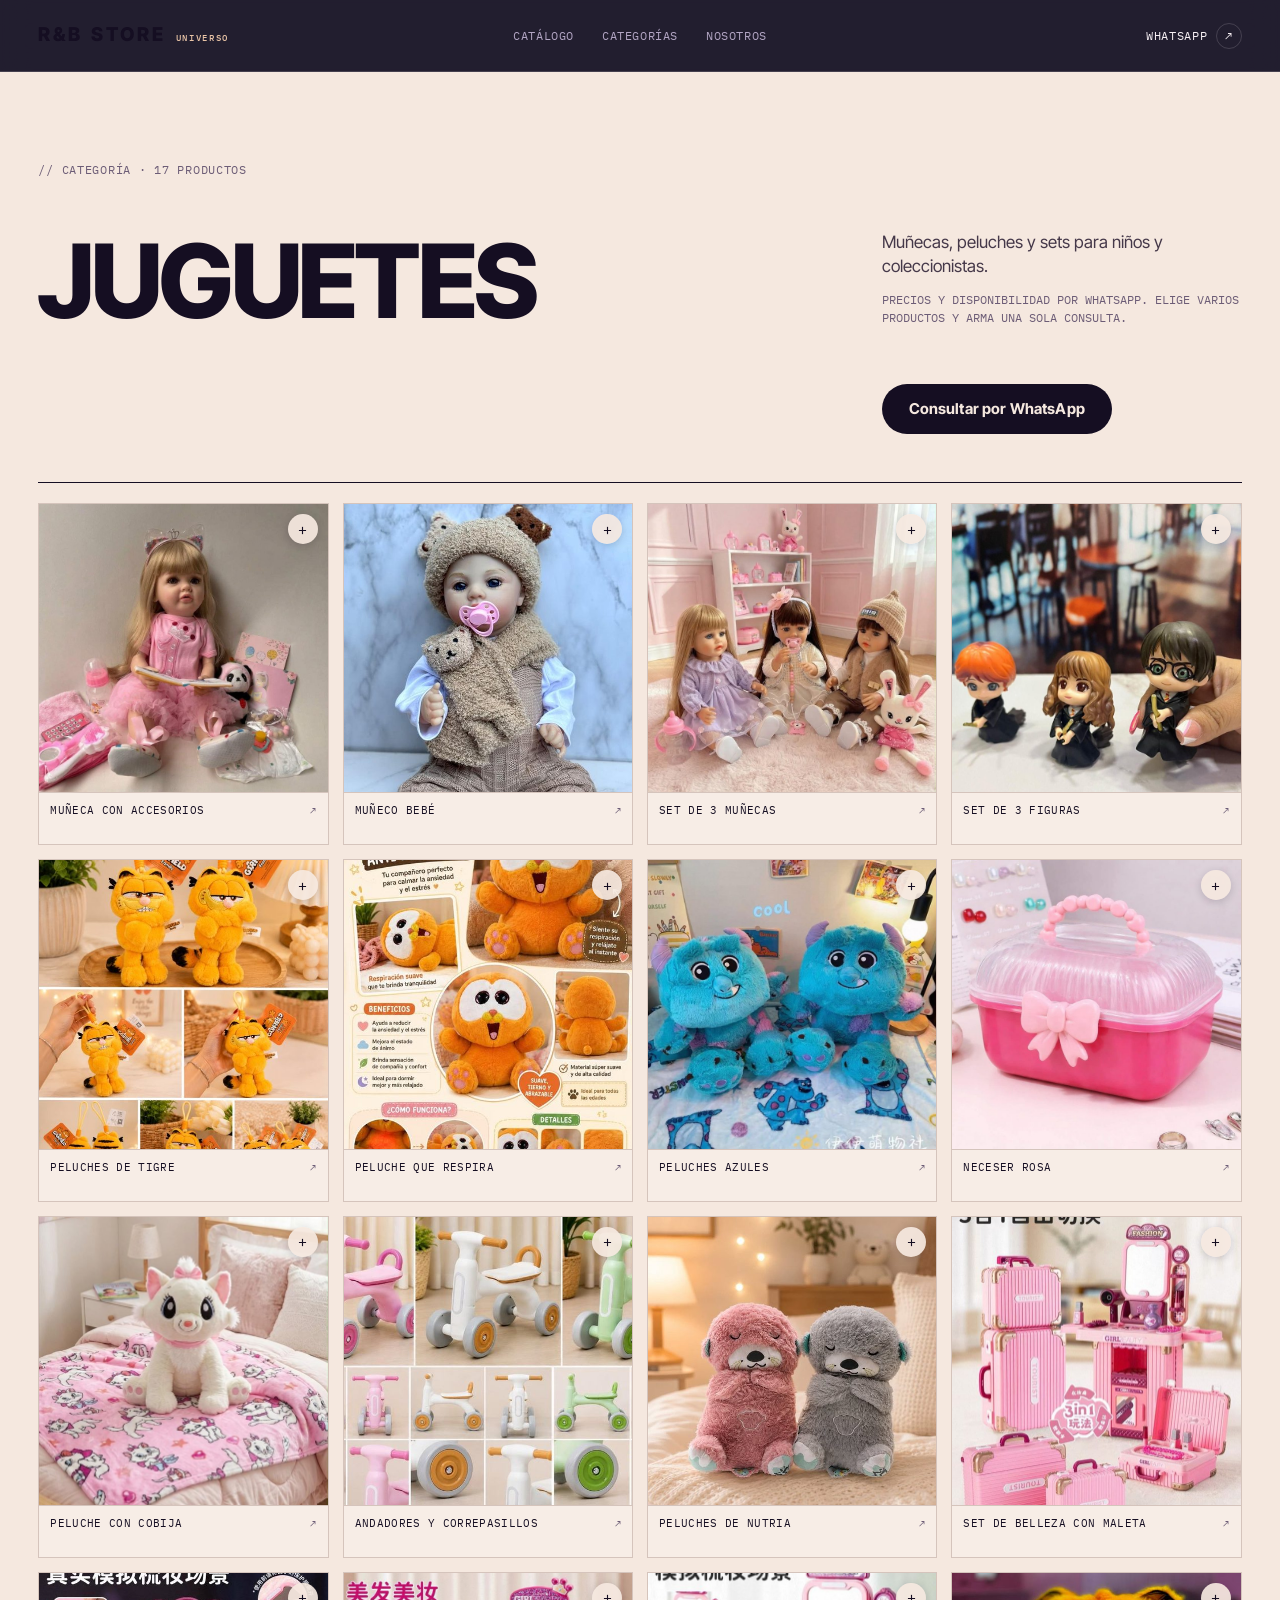
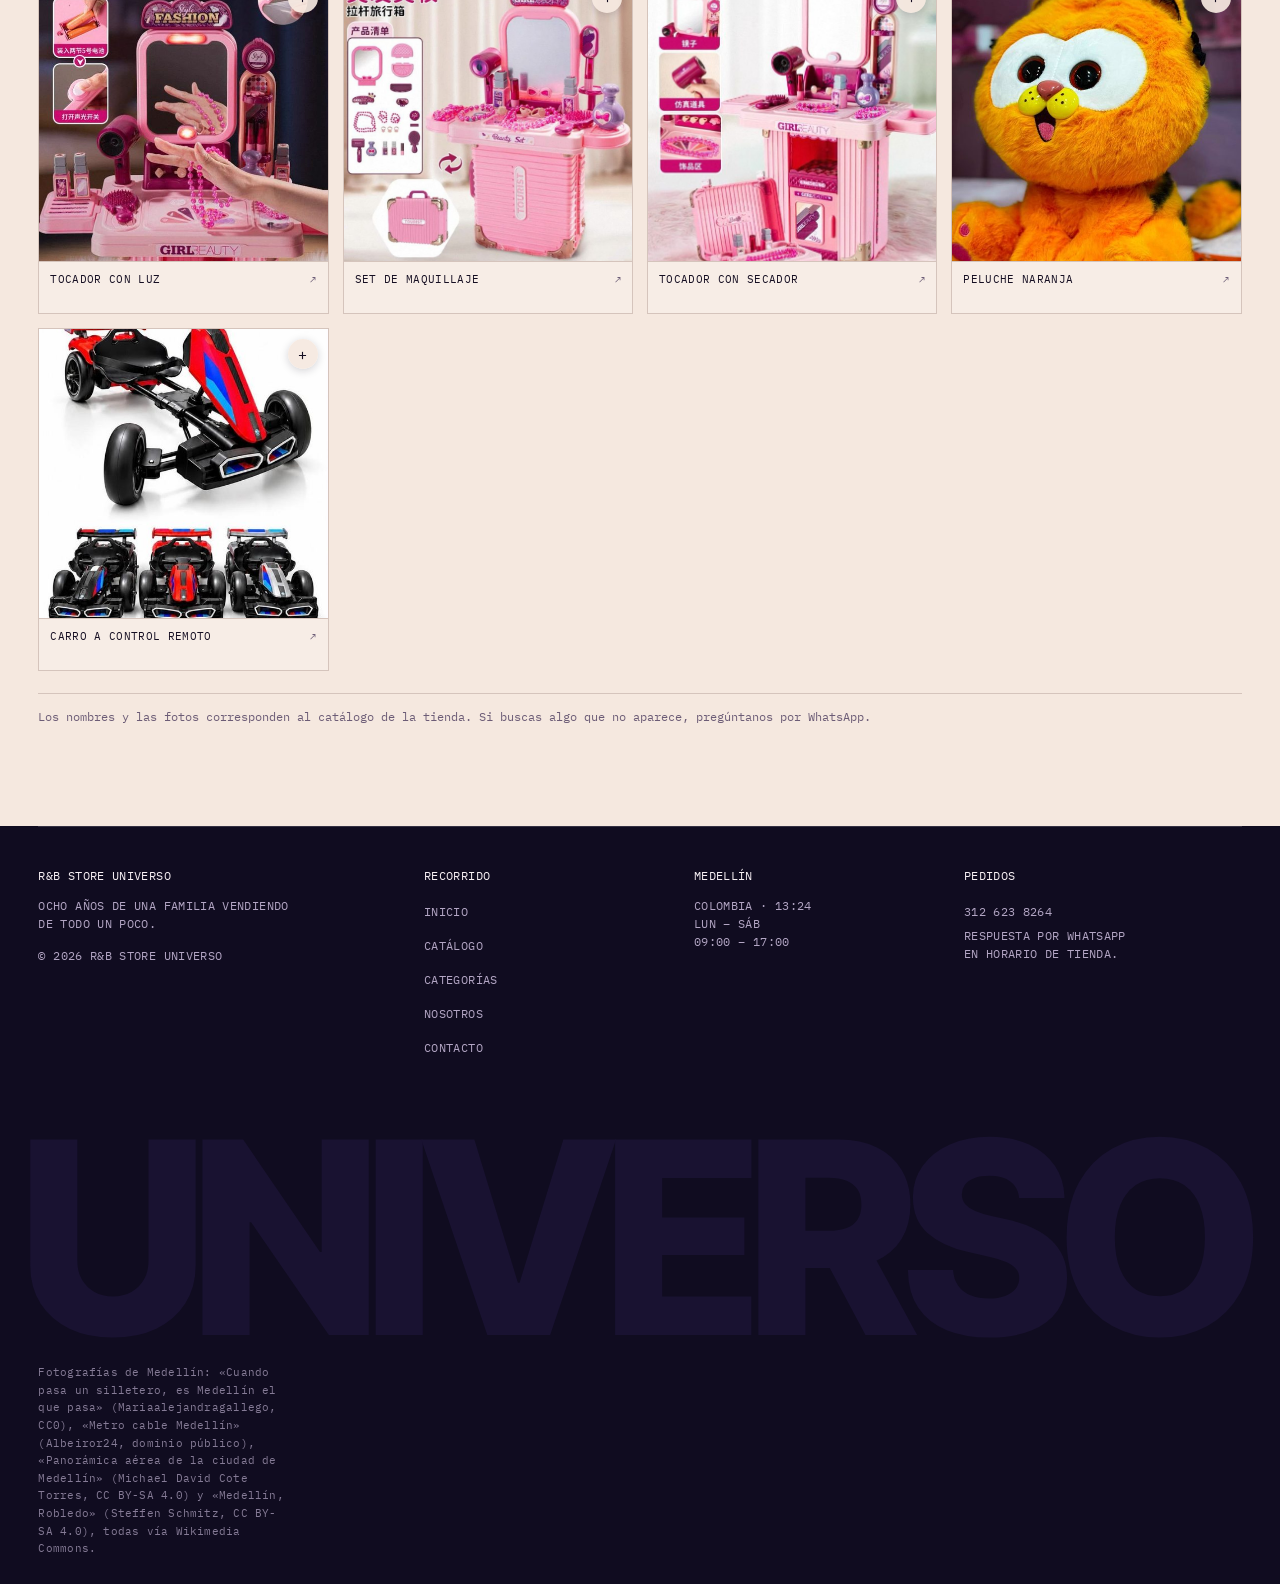
<file: Paginas/Juguetes/index.html>
<!DOCTYPE html>
<html lang="es">
<head>
<meta charset="UTF-8">
<meta name="viewport" content="width=device-width, initial-scale=1.0">
<meta name="description" content="Juguetes en R&amp;B Store Universo: Muñecas, peluches y sets para niños y coleccionistas.">
<title>Juguetes | R&amp;B Store Universo</title>
<link rel="icon" href="../../Img/favicon.png" type="image/png">
<link rel="preconnect" href="https://fonts.googleapis.com">
<link rel="preconnect" href="https://fonts.gstatic.com" crossorigin>
<link href="https://fonts.googleapis.com/css2?family=Inter+Tight:wght@400;500;600;700;800&family=IBM+Plex+Mono:wght@400;500&family=Mrs+Saint+Delafield&display=swap" rel="stylesheet">
<link rel="stylesheet" href="../../Css/estilos.css">
<script src="../../Js/script.js" defer></script>
</head>
<body class="cat-pagina">
<header class="nav">
  <div class="contenedor nav-fila">
    <a class="logo" href="../../index.html">R&amp;B Store <em>Universo</em></a>
    <nav class="nav-links" aria-label="Principal">
      <a href="../../index.html#catalogo">Catálogo</a>
      <a href="../../index.html#categorias">Categorías</a>
      <a href="../../index.html#nosotros">Nosotros</a>
    </nav>
    <div class="nav-der">
      <a class="nav-wa" href="https://wa.me/573126238264" data-whatsapp>WhatsApp <span aria-hidden="true">↗</span></a>
    </div>
  </div>
</header>
<main>
  <section class="cat-head">
    <div class="contenedor">
      <span class="etiqueta">// Categoría · 17 productos</span>
      <h1>Juguetes</h1>
      <div>
        <p class="cat-line">Muñecas, peluches y sets para niños y coleccionistas.</p>
        <p class="cat-note">Precios y disponibilidad por WhatsApp. Elige varios productos y arma una sola consulta.</p>
      </div>
      <a class="btn cat-btn" href="https://wa.me/573126238264" data-whatsapp>Consultar por WhatsApp</a>
    </div>
  </section>
  <section class="hoja" aria-label="Productos de Juguetes">
    <div class="contenedor">
      <div class="sheet">
      <figure class="frame">
        <button class="frame-pick" type="button" aria-pressed="false" data-pick="Muñeca con accesorios (Juguetes)" aria-label="Añadir Muñeca con accesorios a la consulta">
          <img src="img/producto-01.jpg" alt="Muñeca de vestido rosa con accesorios y mascota." width="760" height="760" loading="lazy" decoding="async">
          <span class="frame-mark" aria-hidden="true"></span>
        </button>
        <figcaption><a href="https://wa.me/573126238264?text=Hola%2C%20quiero%20consultar%20por%3A%20Mu%C3%B1eca%20con%20accesorios%20%28Juguetes%29." data-whatsapp>Muñeca con accesorios</a> <span aria-hidden="true">↗</span></figcaption>
      </figure>
      <figure class="frame">
        <button class="frame-pick" type="button" aria-pressed="false" data-pick="Muñeco bebé (Juguetes)" aria-label="Añadir Muñeco bebé a la consulta">
          <img src="img/producto-02.jpg" alt="Muñeco bebé vestido de oso con tetero." width="570" height="760" loading="lazy" decoding="async">
          <span class="frame-mark" aria-hidden="true"></span>
        </button>
        <figcaption><a href="https://wa.me/573126238264?text=Hola%2C%20quiero%20consultar%20por%3A%20Mu%C3%B1eco%20beb%C3%A9%20%28Juguetes%29." data-whatsapp>Muñeco bebé</a> <span aria-hidden="true">↗</span></figcaption>
      </figure>
      <figure class="frame">
        <button class="frame-pick" type="button" aria-pressed="false" data-pick="Set de 3 muñecas (Juguetes)" aria-label="Añadir Set de 3 muñecas a la consulta">
          <img src="img/producto-03.jpg" alt="Tres muñecas con mascotas sobre una alfombra." width="727" height="760" loading="lazy" decoding="async">
          <span class="frame-mark" aria-hidden="true"></span>
        </button>
        <figcaption><a href="https://wa.me/573126238264?text=Hola%2C%20quiero%20consultar%20por%3A%20Set%20de%203%20mu%C3%B1ecas%20%28Juguetes%29." data-whatsapp>Set de 3 muñecas</a> <span aria-hidden="true">↗</span></figcaption>
      </figure>
      <figure class="frame">
        <button class="frame-pick" type="button" aria-pressed="false" data-pick="Set de 3 figuras (Juguetes)" aria-label="Añadir Set de 3 figuras a la consulta">
          <img src="img/producto-04.jpg" alt="Tres figuras coleccionables sostenidas en la mano." width="731" height="760" loading="lazy" decoding="async">
          <span class="frame-mark" aria-hidden="true"></span>
        </button>
        <figcaption><a href="https://wa.me/573126238264?text=Hola%2C%20quiero%20consultar%20por%3A%20Set%20de%203%20figuras%20%28Juguetes%29." data-whatsapp>Set de 3 figuras</a> <span aria-hidden="true">↗</span></figcaption>
      </figure>
      <figure class="frame">
        <button class="frame-pick" type="button" aria-pressed="false" data-pick="Peluches de tigre (Juguetes)" aria-label="Añadir Peluches de tigre a la consulta">
          <img src="img/producto-05.jpg" alt="Dos peluches de tigre naranja con etiqueta." width="572" height="760" loading="lazy" decoding="async">
          <span class="frame-mark" aria-hidden="true"></span>
        </button>
        <figcaption><a href="https://wa.me/573126238264?text=Hola%2C%20quiero%20consultar%20por%3A%20Peluches%20de%20tigre%20%28Juguetes%29." data-whatsapp>Peluches de tigre</a> <span aria-hidden="true">↗</span></figcaption>
      </figure>
      <figure class="frame">
        <button class="frame-pick" type="button" aria-pressed="false" data-pick="Peluche que respira (Juguetes)" aria-label="Añadir Peluche que respira a la consulta">
          <img src="img/producto-06.jpg" alt="Peluche naranja con empaque informativo." width="506" height="760" loading="lazy" decoding="async">
          <span class="frame-mark" aria-hidden="true"></span>
        </button>
        <figcaption><a href="https://wa.me/573126238264?text=Hola%2C%20quiero%20consultar%20por%3A%20Peluche%20que%20respira%20%28Juguetes%29." data-whatsapp>Peluche que respira</a> <span aria-hidden="true">↗</span></figcaption>
      </figure>
      <figure class="frame">
        <button class="frame-pick" type="button" aria-pressed="false" data-pick="Peluches azules (Juguetes)" aria-label="Añadir Peluches azules a la consulta">
          <img src="img/producto-07.jpg" alt="Peluches azules de monstruo sobre una cama." width="760" height="746" loading="lazy" decoding="async">
          <span class="frame-mark" aria-hidden="true"></span>
        </button>
        <figcaption><a href="https://wa.me/573126238264?text=Hola%2C%20quiero%20consultar%20por%3A%20Peluches%20azules%20%28Juguetes%29." data-whatsapp>Peluches azules</a> <span aria-hidden="true">↗</span></figcaption>
      </figure>
      <figure class="frame">
        <button class="frame-pick" type="button" aria-pressed="false" data-pick="Neceser rosa (Juguetes)" aria-label="Añadir Neceser rosa a la consulta">
          <img src="img/producto-08.jpg" alt="Neceser rosado con moño sobre una mesa." width="760" height="760" loading="lazy" decoding="async">
          <span class="frame-mark" aria-hidden="true"></span>
        </button>
        <figcaption><a href="https://wa.me/573126238264?text=Hola%2C%20quiero%20consultar%20por%3A%20Neceser%20rosa%20%28Juguetes%29." data-whatsapp>Neceser rosa</a> <span aria-hidden="true">↗</span></figcaption>
      </figure>
      <figure class="frame">
        <button class="frame-pick" type="button" aria-pressed="false" data-pick="Peluche con cobija (Juguetes)" aria-label="Añadir Peluche con cobija a la consulta">
          <img src="img/producto-09.jpg" alt="Peluche blanco sobre una cobija rosada con estrellas." width="579" height="760" loading="lazy" decoding="async">
          <span class="frame-mark" aria-hidden="true"></span>
        </button>
        <figcaption><a href="https://wa.me/573126238264?text=Hola%2C%20quiero%20consultar%20por%3A%20Peluche%20con%20cobija%20%28Juguetes%29." data-whatsapp>Peluche con cobija</a> <span aria-hidden="true">↗</span></figcaption>
      </figure>
      <figure class="frame">
        <button class="frame-pick" type="button" aria-pressed="false" data-pick="Andadores y correpasillos (Juguetes)" aria-label="Añadir Andadores y correpasillos a la consulta">
          <img src="img/producto-10.jpg" alt="Cuatro andadores infantiles de colores en fila." width="760" height="506" loading="lazy" decoding="async">
          <span class="frame-mark" aria-hidden="true"></span>
        </button>
        <figcaption><a href="https://wa.me/573126238264?text=Hola%2C%20quiero%20consultar%20por%3A%20Andadores%20y%20correpasillos%20%28Juguetes%29." data-whatsapp>Andadores y correpasillos</a> <span aria-hidden="true">↗</span></figcaption>
      </figure>
      <figure class="frame">
        <button class="frame-pick" type="button" aria-pressed="false" data-pick="Peluches de nutria (Juguetes)" aria-label="Añadir Peluches de nutria a la consulta">
          <img src="img/producto-11.jpg" alt="Dos peluches de nutria abrazados sobre una cama." width="570" height="760" loading="lazy" decoding="async">
          <span class="frame-mark" aria-hidden="true"></span>
        </button>
        <figcaption><a href="https://wa.me/573126238264?text=Hola%2C%20quiero%20consultar%20por%3A%20Peluches%20de%20nutria%20%28Juguetes%29." data-whatsapp>Peluches de nutria</a> <span aria-hidden="true">↗</span></figcaption>
      </figure>
      <figure class="frame">
        <button class="frame-pick" type="button" aria-pressed="false" data-pick="Set de belleza con maleta (Juguetes)" aria-label="Añadir Set de belleza con maleta a la consulta">
          <img src="img/producto-12.jpg" alt="Set de belleza infantil con maleta y espejo." width="578" height="760" loading="lazy" decoding="async">
          <span class="frame-mark" aria-hidden="true"></span>
        </button>
        <figcaption><a href="https://wa.me/573126238264?text=Hola%2C%20quiero%20consultar%20por%3A%20Set%20de%20belleza%20con%20maleta%20%28Juguetes%29." data-whatsapp>Set de belleza con maleta</a> <span aria-hidden="true">↗</span></figcaption>
      </figure>
      <figure class="frame">
        <button class="frame-pick" type="button" aria-pressed="false" data-pick="Tocador con luz (Juguetes)" aria-label="Añadir Tocador con luz a la consulta">
          <img src="img/producto-13.jpg" alt="Tocador de juguete con espejo iluminado y accesorios." width="574" height="760" loading="lazy" decoding="async">
          <span class="frame-mark" aria-hidden="true"></span>
        </button>
        <figcaption><a href="https://wa.me/573126238264?text=Hola%2C%20quiero%20consultar%20por%3A%20Tocador%20con%20luz%20%28Juguetes%29." data-whatsapp>Tocador con luz</a> <span aria-hidden="true">↗</span></figcaption>
      </figure>
      <figure class="frame">
        <button class="frame-pick" type="button" aria-pressed="false" data-pick="Set de maquillaje (Juguetes)" aria-label="Añadir Set de maquillaje a la consulta">
          <img src="img/producto-14.jpg" alt="Set de maquillaje de juguete con maleta rosa." width="760" height="752" loading="lazy" decoding="async">
          <span class="frame-mark" aria-hidden="true"></span>
        </button>
        <figcaption><a href="https://wa.me/573126238264?text=Hola%2C%20quiero%20consultar%20por%3A%20Set%20de%20maquillaje%20%28Juguetes%29." data-whatsapp>Set de maquillaje</a> <span aria-hidden="true">↗</span></figcaption>
      </figure>
      <figure class="frame">
        <button class="frame-pick" type="button" aria-pressed="false" data-pick="Tocador con secador (Juguetes)" aria-label="Añadir Tocador con secador a la consulta">
          <img src="img/producto-15.jpg" alt="Tocador de juguete con espejo, secador y accesorios." width="583" height="760" loading="lazy" decoding="async">
          <span class="frame-mark" aria-hidden="true"></span>
        </button>
        <figcaption><a href="https://wa.me/573126238264?text=Hola%2C%20quiero%20consultar%20por%3A%20Tocador%20con%20secador%20%28Juguetes%29." data-whatsapp>Tocador con secador</a> <span aria-hidden="true">↗</span></figcaption>
      </figure>
      <figure class="frame">
        <button class="frame-pick" type="button" aria-pressed="false" data-pick="Peluche naranja (Juguetes)" aria-label="Añadir Peluche naranja a la consulta">
          <img src="img/producto-16.jpg" alt="Peluche naranja de cara redonda sobre fondo lila." width="570" height="760" loading="lazy" decoding="async">
          <span class="frame-mark" aria-hidden="true"></span>
        </button>
        <figcaption><a href="https://wa.me/573126238264?text=Hola%2C%20quiero%20consultar%20por%3A%20Peluche%20naranja%20%28Juguetes%29." data-whatsapp>Peluche naranja</a> <span aria-hidden="true">↗</span></figcaption>
      </figure>
      <figure class="frame">
        <button class="frame-pick" type="button" aria-pressed="false" data-pick="Carro a control remoto (Juguetes)" aria-label="Añadir Carro a control remoto a la consulta">
          <img src="img/producto-17.jpg" alt="Carro todoterreno a control remoto y dos carros pequeños." width="515" height="760" loading="lazy" decoding="async">
          <span class="frame-mark" aria-hidden="true"></span>
        </button>
        <figcaption><a href="https://wa.me/573126238264?text=Hola%2C%20quiero%20consultar%20por%3A%20Carro%20a%20control%20remoto%20%28Juguetes%29." data-whatsapp>Carro a control remoto</a> <span aria-hidden="true">↗</span></figcaption>
      </figure>
      </div>
      <p class="nota-precios">Los nombres y las fotos corresponden al catálogo de la tienda. Si buscas algo que no aparece, pregúntanos por WhatsApp.</p>
    </div>
  </section>
</main>
<div class="picks" data-picks hidden>
  <p class="picks-count"><strong data-pick-count>0</strong> productos elegidos</p>
  <button class="picks-clear" type="button" data-pick-clear>Limpiar</button>
  <a class="btn btn-rosa" data-pick-send href="https://wa.me/573126238264">Pedir por WhatsApp</a>
</div>
<footer class="pie">
  <div class="contenedor">
    <div class="pie-grid">
      <div>
        <h3>R&amp;B Store Universo</h3>
        <p>Ocho años de una familia vendiendo de todo un poco.</p>
        <p style="margin-top:14px">© <span data-year>2026</span> R&amp;B Store Universo</p>
      </div>
      <nav aria-label="Pie de página">
        <h3>Recorrido</h3>
        <ul>
          <li><a href="../../index.html">Inicio</a></li>
          <li><a href="../../index.html#catalogo">Catálogo</a></li>
          <li><a href="../../index.html#categorias">Categorías</a></li>
          <li><a href="../../index.html#nosotros">Nosotros</a></li>
          <li><a href="../../index.html#contacto">Contacto</a></li>
        </ul>
      </nav>
      <div>
        <h3>Medellín</h3>
        <p>Colombia · <span data-clock>--:--</span></p>
        <p>Lun – Sáb<br>09:00 – 17:00</p>
      </div>
      <div>
        <h3>Pedidos</h3>
        <p><a href="https://wa.me/573126238264" data-whatsapp>312 623 8264</a></p>
        <p>Respuesta por WhatsApp<br>en horario de tienda.</p>
      </div>
    </div>
    <span class="pie-word" aria-hidden="true">Universo</span>
    <p class="creditos">Fotografías de Medellín: «Cuando pasa un silletero, es Medellín el que pasa» (Mariaalejandragallego, CC0), «Metro cable Medellín» (Albeiror24, dominio público), «Panorámica aérea de la ciudad de Medellín» (Michael David Cote Torres, CC BY-SA 4.0) y «Medellín, Robledo» (Steffen Schmitz, CC BY-SA 4.0), todas vía Wikimedia Commons.</p>
  </div>
</footer>

</body>
</html>
</file>
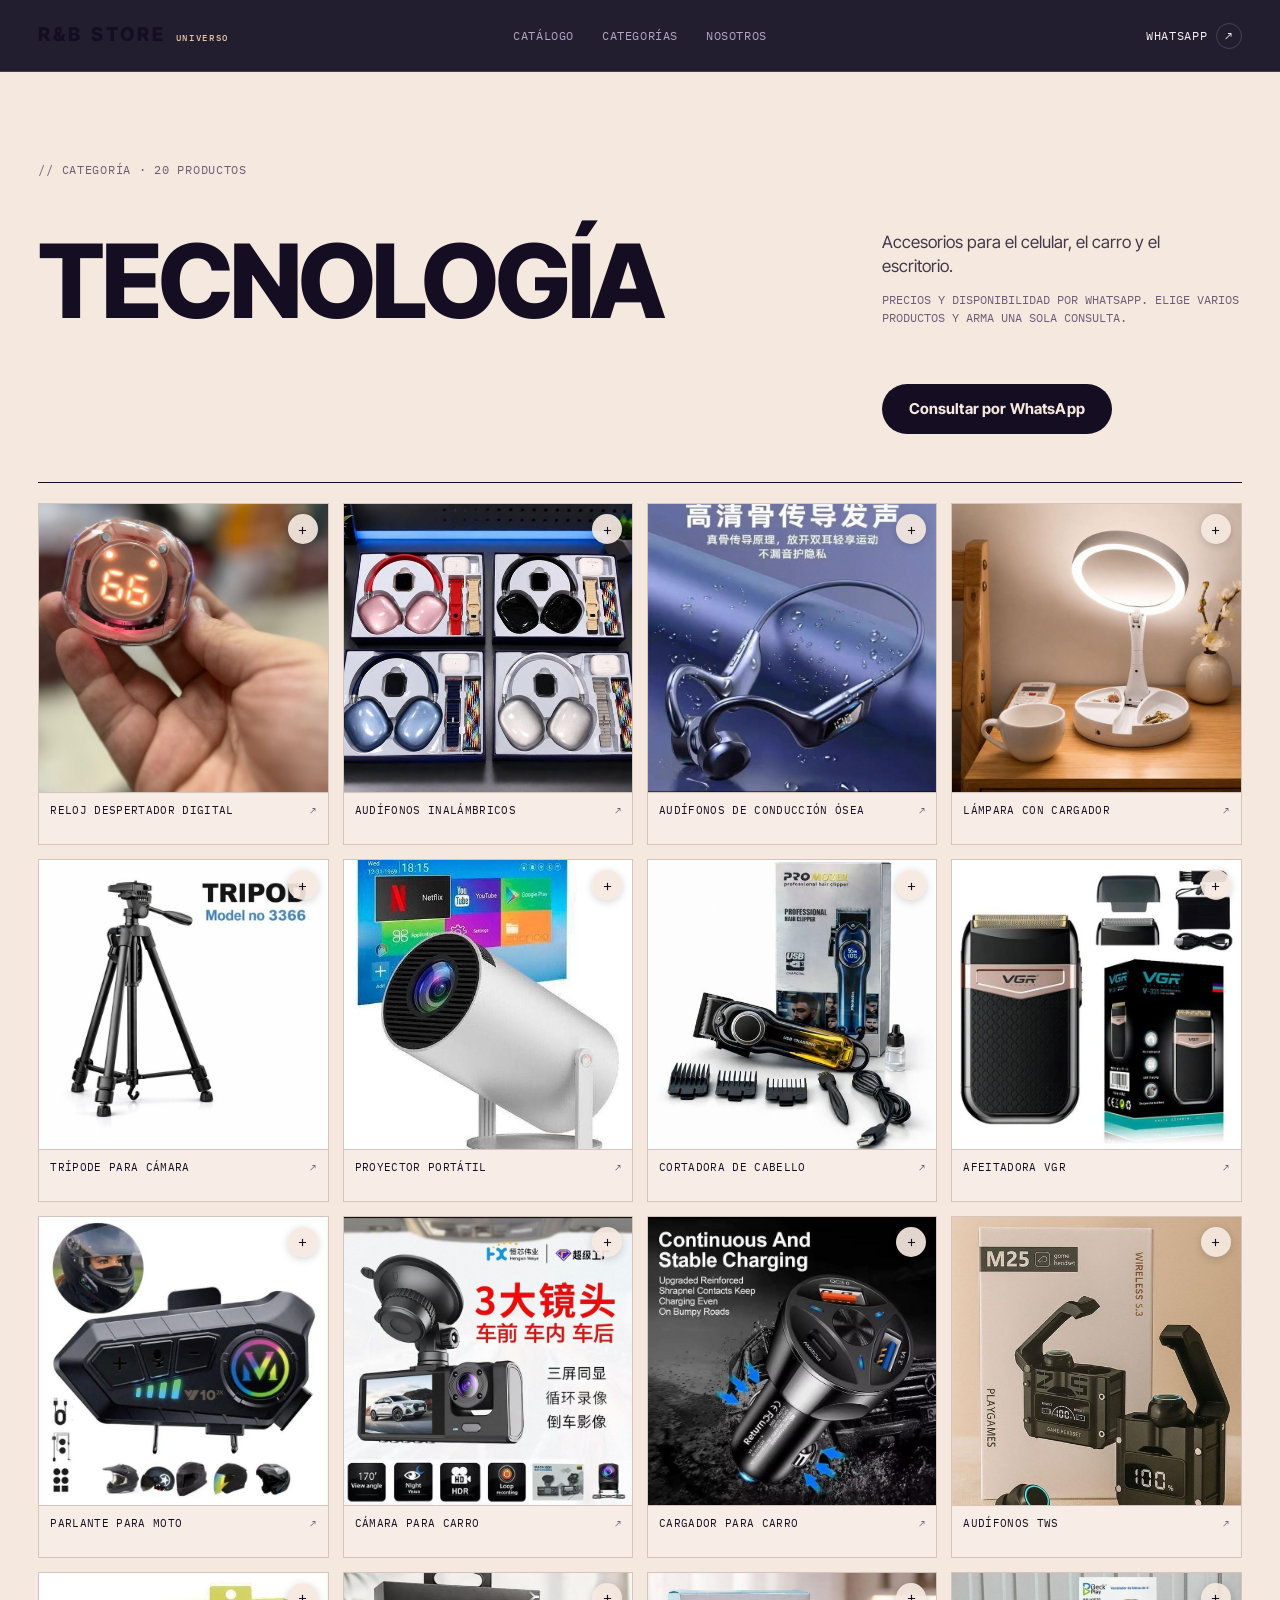
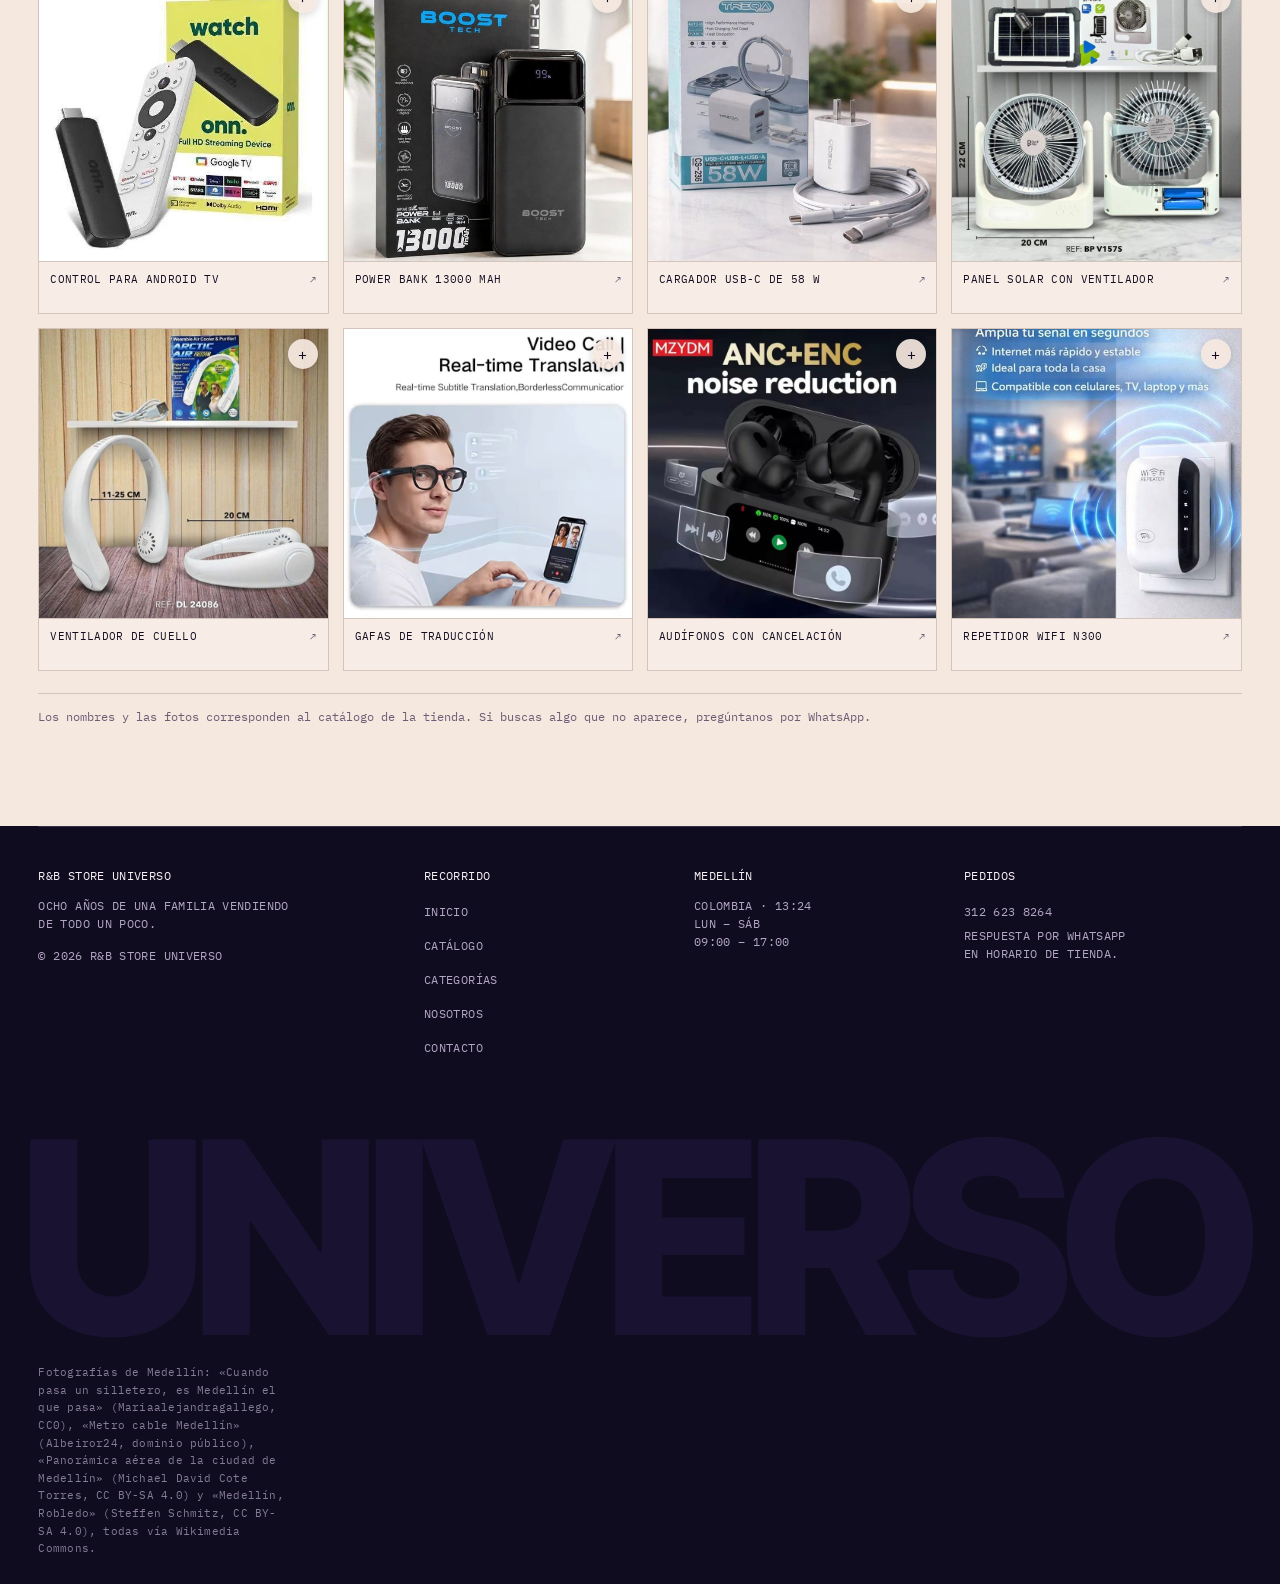
<file: Paginas/Tecnologia/index.html>
<!DOCTYPE html>
<html lang="es">
<head>
<meta charset="UTF-8">
<meta name="viewport" content="width=device-width, initial-scale=1.0">
<meta name="description" content="Tecnología en R&amp;B Store Universo: Accesorios para el celular, el carro y el escritorio.">
<title>Tecnología | R&amp;B Store Universo</title>
<link rel="icon" href="../../Img/favicon.png" type="image/png">
<link rel="preconnect" href="https://fonts.googleapis.com">
<link rel="preconnect" href="https://fonts.gstatic.com" crossorigin>
<link href="https://fonts.googleapis.com/css2?family=Inter+Tight:wght@400;500;600;700;800&family=IBM+Plex+Mono:wght@400;500&family=Mrs+Saint+Delafield&display=swap" rel="stylesheet">
<link rel="stylesheet" href="../../Css/estilos.css">
<script src="../../Js/script.js" defer></script>
</head>
<body class="cat-pagina">
<header class="nav">
  <div class="contenedor nav-fila">
    <a class="logo" href="../../index.html">R&amp;B Store <em>Universo</em></a>
    <nav class="nav-links" aria-label="Principal">
      <a href="../../index.html#catalogo">Catálogo</a>
      <a href="../../index.html#categorias">Categorías</a>
      <a href="../../index.html#nosotros">Nosotros</a>
    </nav>
    <div class="nav-der">
      <a class="nav-wa" href="https://wa.me/573126238264" data-whatsapp>WhatsApp <span aria-hidden="true">↗</span></a>
    </div>
  </div>
</header>
<main>
  <section class="cat-head">
    <div class="contenedor">
      <span class="etiqueta">// Categoría · 20 productos</span>
      <h1>Tecnología</h1>
      <div>
        <p class="cat-line">Accesorios para el celular, el carro y el escritorio.</p>
        <p class="cat-note">Precios y disponibilidad por WhatsApp. Elige varios productos y arma una sola consulta.</p>
      </div>
      <a class="btn cat-btn" href="https://wa.me/573126238264" data-whatsapp>Consultar por WhatsApp</a>
    </div>
  </section>
  <section class="hoja" aria-label="Productos de Tecnología">
    <div class="contenedor">
      <div class="sheet">
      <figure class="frame">
        <button class="frame-pick" type="button" aria-pressed="false" data-pick="Reloj despertador digital (Tecnología)" aria-label="Añadir Reloj despertador digital a la consulta">
          <img src="img/producto-01.jpg" alt="Reloj despertador digital pequeño sostenido con la mano." width="760" height="635" loading="lazy" decoding="async">
          <span class="frame-mark" aria-hidden="true"></span>
        </button>
        <figcaption><a href="https://wa.me/573126238264?text=Hola%2C%20quiero%20consultar%20por%3A%20Reloj%20despertador%20digital%20%28Tecnolog%C3%ADa%29." data-whatsapp>Reloj despertador digital</a> <span aria-hidden="true">↗</span></figcaption>
      </figure>
      <figure class="frame">
        <button class="frame-pick" type="button" aria-pressed="false" data-pick="Audífonos inalámbricos (Tecnología)" aria-label="Añadir Audífonos inalámbricos a la consulta">
          <img src="img/producto-02.jpg" alt="Cuatro pares de audífonos inalámbricos en sus estuches." width="760" height="570" loading="lazy" decoding="async">
          <span class="frame-mark" aria-hidden="true"></span>
        </button>
        <figcaption><a href="https://wa.me/573126238264?text=Hola%2C%20quiero%20consultar%20por%3A%20Aud%C3%ADfonos%20inal%C3%A1mbricos%20%28Tecnolog%C3%ADa%29." data-whatsapp>Audífonos inalámbricos</a> <span aria-hidden="true">↗</span></figcaption>
      </figure>
      <figure class="frame">
        <button class="frame-pick" type="button" aria-pressed="false" data-pick="Audífonos de conducción ósea (Tecnología)" aria-label="Añadir Audífonos de conducción ósea a la consulta">
          <img src="img/producto-03.jpg" alt="Audífonos de conducción ósea azules con gotas de agua." width="756" height="760" loading="lazy" decoding="async">
          <span class="frame-mark" aria-hidden="true"></span>
        </button>
        <figcaption><a href="https://wa.me/573126238264?text=Hola%2C%20quiero%20consultar%20por%3A%20Aud%C3%ADfonos%20de%20conducci%C3%B3n%20%C3%B3sea%20%28Tecnolog%C3%ADa%29." data-whatsapp>Audífonos de conducción ósea</a> <span aria-hidden="true">↗</span></figcaption>
      </figure>
      <figure class="frame">
        <button class="frame-pick" type="button" aria-pressed="false" data-pick="Lámpara con cargador (Tecnología)" aria-label="Añadir Lámpara con cargador a la consulta">
          <img src="img/producto-04.jpg" alt="Lámpara de escritorio con base de carga para celular." width="760" height="760" loading="lazy" decoding="async">
          <span class="frame-mark" aria-hidden="true"></span>
        </button>
        <figcaption><a href="https://wa.me/573126238264?text=Hola%2C%20quiero%20consultar%20por%3A%20L%C3%A1mpara%20con%20cargador%20%28Tecnolog%C3%ADa%29." data-whatsapp>Lámpara con cargador</a> <span aria-hidden="true">↗</span></figcaption>
      </figure>
      <figure class="frame">
        <button class="frame-pick" type="button" aria-pressed="false" data-pick="Trípode para cámara (Tecnología)" aria-label="Añadir Trípode para cámara a la consulta">
          <img src="img/producto-05.jpg" alt="Trípode negro de tres secciones con cabezal ajustable." width="760" height="760" loading="lazy" decoding="async">
          <span class="frame-mark" aria-hidden="true"></span>
        </button>
        <figcaption><a href="https://wa.me/573126238264?text=Hola%2C%20quiero%20consultar%20por%3A%20Tr%C3%ADpode%20para%20c%C3%A1mara%20%28Tecnolog%C3%ADa%29." data-whatsapp>Trípode para cámara</a> <span aria-hidden="true">↗</span></figcaption>
      </figure>
      <figure class="frame">
        <button class="frame-pick" type="button" aria-pressed="false" data-pick="Proyector portátil (Tecnología)" aria-label="Añadir Proyector portátil a la consulta">
          <img src="img/producto-06.jpg" alt="Proyector portátil blanco encendido frente a una pantalla." width="436" height="500" loading="lazy" decoding="async">
          <span class="frame-mark" aria-hidden="true"></span>
        </button>
        <figcaption><a href="https://wa.me/573126238264?text=Hola%2C%20quiero%20consultar%20por%3A%20Proyector%20port%C3%A1til%20%28Tecnolog%C3%ADa%29." data-whatsapp>Proyector portátil</a> <span aria-hidden="true">↗</span></figcaption>
      </figure>
      <figure class="frame">
        <button class="frame-pick" type="button" aria-pressed="false" data-pick="Cortadora de cabello (Tecnología)" aria-label="Añadir Cortadora de cabello a la consulta">
          <img src="img/producto-07.jpg" alt="Cortadora de cabello profesional con accesorios y peine." width="506" height="760" loading="lazy" decoding="async">
          <span class="frame-mark" aria-hidden="true"></span>
        </button>
        <figcaption><a href="https://wa.me/573126238264?text=Hola%2C%20quiero%20consultar%20por%3A%20Cortadora%20de%20cabello%20%28Tecnolog%C3%ADa%29." data-whatsapp>Cortadora de cabello</a> <span aria-hidden="true">↗</span></figcaption>
      </figure>
      <figure class="frame">
        <button class="frame-pick" type="button" aria-pressed="false" data-pick="Afeitadora VGR (Tecnología)" aria-label="Añadir Afeitadora VGR a la consulta">
          <img src="img/producto-08.jpg" alt="Afeitadora eléctrica VGR negra con su caja." width="760" height="676" loading="lazy" decoding="async">
          <span class="frame-mark" aria-hidden="true"></span>
        </button>
        <figcaption><a href="https://wa.me/573126238264?text=Hola%2C%20quiero%20consultar%20por%3A%20Afeitadora%20VGR%20%28Tecnolog%C3%ADa%29." data-whatsapp>Afeitadora VGR</a> <span aria-hidden="true">↗</span></figcaption>
      </figure>
      <figure class="frame">
        <button class="frame-pick" type="button" aria-pressed="false" data-pick="Parlante para moto (Tecnología)" aria-label="Añadir Parlante para moto a la consulta">
          <img src="img/producto-09.jpg" alt="Parlante Bluetooth para moto con luces y controles." width="746" height="760" loading="lazy" decoding="async">
          <span class="frame-mark" aria-hidden="true"></span>
        </button>
        <figcaption><a href="https://wa.me/573126238264?text=Hola%2C%20quiero%20consultar%20por%3A%20Parlante%20para%20moto%20%28Tecnolog%C3%ADa%29." data-whatsapp>Parlante para moto</a> <span aria-hidden="true">↗</span></figcaption>
      </figure>
      <figure class="frame">
        <button class="frame-pick" type="button" aria-pressed="false" data-pick="Cámara para carro (Tecnología)" aria-label="Añadir Cámara para carro a la consulta">
          <img src="img/producto-10.jpg" alt="Cámara de tablero con tres lentes y pantalla." width="760" height="756" loading="lazy" decoding="async">
          <span class="frame-mark" aria-hidden="true"></span>
        </button>
        <figcaption><a href="https://wa.me/573126238264?text=Hola%2C%20quiero%20consultar%20por%3A%20C%C3%A1mara%20para%20carro%20%28Tecnolog%C3%ADa%29." data-whatsapp>Cámara para carro</a> <span aria-hidden="true">↗</span></figcaption>
      </figure>
      <figure class="frame">
        <button class="frame-pick" type="button" aria-pressed="false" data-pick="Cargador para carro (Tecnología)" aria-label="Añadir Cargador para carro a la consulta">
          <img src="img/producto-11.jpg" alt="Cargador de carro con Bluetooth, pantalla y puertos USB." width="720" height="717" loading="lazy" decoding="async">
          <span class="frame-mark" aria-hidden="true"></span>
        </button>
        <figcaption><a href="https://wa.me/573126238264?text=Hola%2C%20quiero%20consultar%20por%3A%20Cargador%20para%20carro%20%28Tecnolog%C3%ADa%29." data-whatsapp>Cargador para carro</a> <span aria-hidden="true">↗</span></figcaption>
      </figure>
      <figure class="frame">
        <button class="frame-pick" type="button" aria-pressed="false" data-pick="Audífonos TWS (Tecnología)" aria-label="Añadir Audífonos TWS a la consulta">
          <img src="img/producto-12.jpg" alt="Audífonos inalámbricos con estuche de carga." width="506" height="760" loading="lazy" decoding="async">
          <span class="frame-mark" aria-hidden="true"></span>
        </button>
        <figcaption><a href="https://wa.me/573126238264?text=Hola%2C%20quiero%20consultar%20por%3A%20Aud%C3%ADfonos%20TWS%20%28Tecnolog%C3%ADa%29." data-whatsapp>Audífonos TWS</a> <span aria-hidden="true">↗</span></figcaption>
      </figure>
      <figure class="frame">
        <button class="frame-pick" type="button" aria-pressed="false" data-pick="Control para Android TV (Tecnología)" aria-label="Añadir Control para Android TV a la consulta">
          <img src="img/producto-13.jpg" alt="Control remoto para Android TV junto a su empaque." width="500" height="500" loading="lazy" decoding="async">
          <span class="frame-mark" aria-hidden="true"></span>
        </button>
        <figcaption><a href="https://wa.me/573126238264?text=Hola%2C%20quiero%20consultar%20por%3A%20Control%20para%20Android%20TV%20%28Tecnolog%C3%ADa%29." data-whatsapp>Control para Android TV</a> <span aria-hidden="true">↗</span></figcaption>
      </figure>
      <figure class="frame">
        <button class="frame-pick" type="button" aria-pressed="false" data-pick="Power bank 13000 mAh (Tecnología)" aria-label="Añadir Power bank 13000 mAh a la consulta">
          <img src="img/producto-14.jpg" alt="Batería portátil con pantalla de carga y cable." width="570" height="760" loading="lazy" decoding="async">
          <span class="frame-mark" aria-hidden="true"></span>
        </button>
        <figcaption><a href="https://wa.me/573126238264?text=Hola%2C%20quiero%20consultar%20por%3A%20Power%20bank%2013000%20mAh%20%28Tecnolog%C3%ADa%29." data-whatsapp>Power bank 13000 mAh</a> <span aria-hidden="true">↗</span></figcaption>
      </figure>
      <figure class="frame">
        <button class="frame-pick" type="button" aria-pressed="false" data-pick="Cargador USB-C de 58 W (Tecnología)" aria-label="Añadir Cargador USB-C de 58 W a la consulta">
          <img src="img/producto-15.jpg" alt="Cargador rápido USB-C con cable trenzado." width="506" height="760" loading="lazy" decoding="async">
          <span class="frame-mark" aria-hidden="true"></span>
        </button>
        <figcaption><a href="https://wa.me/573126238264?text=Hola%2C%20quiero%20consultar%20por%3A%20Cargador%20USB-C%20de%2058%20W%20%28Tecnolog%C3%ADa%29." data-whatsapp>Cargador USB-C de 58 W</a> <span aria-hidden="true">↗</span></figcaption>
      </figure>
      <figure class="frame">
        <button class="frame-pick" type="button" aria-pressed="false" data-pick="Panel solar con ventilador (Tecnología)" aria-label="Añadir Panel solar con ventilador a la consulta">
          <img src="img/producto-16.jpg" alt="Ventilador recargable con panel solar y batería." width="760" height="760" loading="lazy" decoding="async">
          <span class="frame-mark" aria-hidden="true"></span>
        </button>
        <figcaption><a href="https://wa.me/573126238264?text=Hola%2C%20quiero%20consultar%20por%3A%20Panel%20solar%20con%20ventilador%20%28Tecnolog%C3%ADa%29." data-whatsapp>Panel solar con ventilador</a> <span aria-hidden="true">↗</span></figcaption>
      </figure>
      <figure class="frame">
        <button class="frame-pick" type="button" aria-pressed="false" data-pick="Ventilador de cuello (Tecnología)" aria-label="Añadir Ventilador de cuello a la consulta">
          <img src="img/producto-17.jpg" alt="Ventilador de cuello blanco con medidas." width="760" height="760" loading="lazy" decoding="async">
          <span class="frame-mark" aria-hidden="true"></span>
        </button>
        <figcaption><a href="https://wa.me/573126238264?text=Hola%2C%20quiero%20consultar%20por%3A%20Ventilador%20de%20cuello%20%28Tecnolog%C3%ADa%29." data-whatsapp>Ventilador de cuello</a> <span aria-hidden="true">↗</span></figcaption>
      </figure>
      <figure class="frame">
        <button class="frame-pick" type="button" aria-pressed="false" data-pick="Gafas de traducción (Tecnología)" aria-label="Añadir Gafas de traducción a la consulta">
          <img src="img/producto-18.jpg" alt="Gafas de traducción en tiempo real frente a un celular." width="760" height="743" loading="lazy" decoding="async">
          <span class="frame-mark" aria-hidden="true"></span>
        </button>
        <figcaption><a href="https://wa.me/573126238264?text=Hola%2C%20quiero%20consultar%20por%3A%20Gafas%20de%20traducci%C3%B3n%20%28Tecnolog%C3%ADa%29." data-whatsapp>Gafas de traducción</a> <span aria-hidden="true">↗</span></figcaption>
      </figure>
      <figure class="frame">
        <button class="frame-pick" type="button" aria-pressed="false" data-pick="Audífonos con cancelación (Tecnología)" aria-label="Añadir Audífonos con cancelación a la consulta">
          <img src="img/producto-19.jpg" alt="Audífonos inalámbricos con estuche de carga y estrellas." width="760" height="755" loading="lazy" decoding="async">
          <span class="frame-mark" aria-hidden="true"></span>
        </button>
        <figcaption><a href="https://wa.me/573126238264?text=Hola%2C%20quiero%20consultar%20por%3A%20Aud%C3%ADfonos%20con%20cancelaci%C3%B3n%20%28Tecnolog%C3%ADa%29." data-whatsapp>Audífonos con cancelación</a> <span aria-hidden="true">↗</span></figcaption>
      </figure>
      <figure class="frame">
        <button class="frame-pick" type="button" aria-pressed="false" data-pick="Repetidor WiFi N300 (Tecnología)" aria-label="Añadir Repetidor WiFi N300 a la consulta">
          <img src="img/producto-20.jpg" alt="Repetidor WiFi blanco enchufado a la pared." width="506" height="760" loading="lazy" decoding="async">
          <span class="frame-mark" aria-hidden="true"></span>
        </button>
        <figcaption><a href="https://wa.me/573126238264?text=Hola%2C%20quiero%20consultar%20por%3A%20Repetidor%20WiFi%20N300%20%28Tecnolog%C3%ADa%29." data-whatsapp>Repetidor WiFi N300</a> <span aria-hidden="true">↗</span></figcaption>
      </figure>
      </div>
      <p class="nota-precios">Los nombres y las fotos corresponden al catálogo de la tienda. Si buscas algo que no aparece, pregúntanos por WhatsApp.</p>
    </div>
  </section>
</main>
<div class="picks" data-picks hidden>
  <p class="picks-count"><strong data-pick-count>0</strong> productos elegidos</p>
  <button class="picks-clear" type="button" data-pick-clear>Limpiar</button>
  <a class="btn btn-rosa" data-pick-send href="https://wa.me/573126238264">Pedir por WhatsApp</a>
</div>
<footer class="pie">
  <div class="contenedor">
    <div class="pie-grid">
      <div>
        <h3>R&amp;B Store Universo</h3>
        <p>Ocho años de una familia vendiendo de todo un poco.</p>
        <p style="margin-top:14px">© <span data-year>2026</span> R&amp;B Store Universo</p>
      </div>
      <nav aria-label="Pie de página">
        <h3>Recorrido</h3>
        <ul>
          <li><a href="../../index.html">Inicio</a></li>
          <li><a href="../../index.html#catalogo">Catálogo</a></li>
          <li><a href="../../index.html#categorias">Categorías</a></li>
          <li><a href="../../index.html#nosotros">Nosotros</a></li>
          <li><a href="../../index.html#contacto">Contacto</a></li>
        </ul>
      </nav>
      <div>
        <h3>Medellín</h3>
        <p>Colombia · <span data-clock>--:--</span></p>
        <p>Lun – Sáb<br>09:00 – 17:00</p>
      </div>
      <div>
        <h3>Pedidos</h3>
        <p><a href="https://wa.me/573126238264" data-whatsapp>312 623 8264</a></p>
        <p>Respuesta por WhatsApp<br>en horario de tienda.</p>
      </div>
    </div>
    <span class="pie-word" aria-hidden="true">Universo</span>
    <p class="creditos">Fotografías de Medellín: «Cuando pasa un silletero, es Medellín el que pasa» (Mariaalejandragallego, CC0), «Metro cable Medellín» (Albeiror24, dominio público), «Panorámica aérea de la ciudad de Medellín» (Michael David Cote Torres, CC BY-SA 4.0) y «Medellín, Robledo» (Steffen Schmitz, CC BY-SA 4.0), todas vía Wikimedia Commons.</p>
  </div>
</footer>

</body>
</html>
</file>
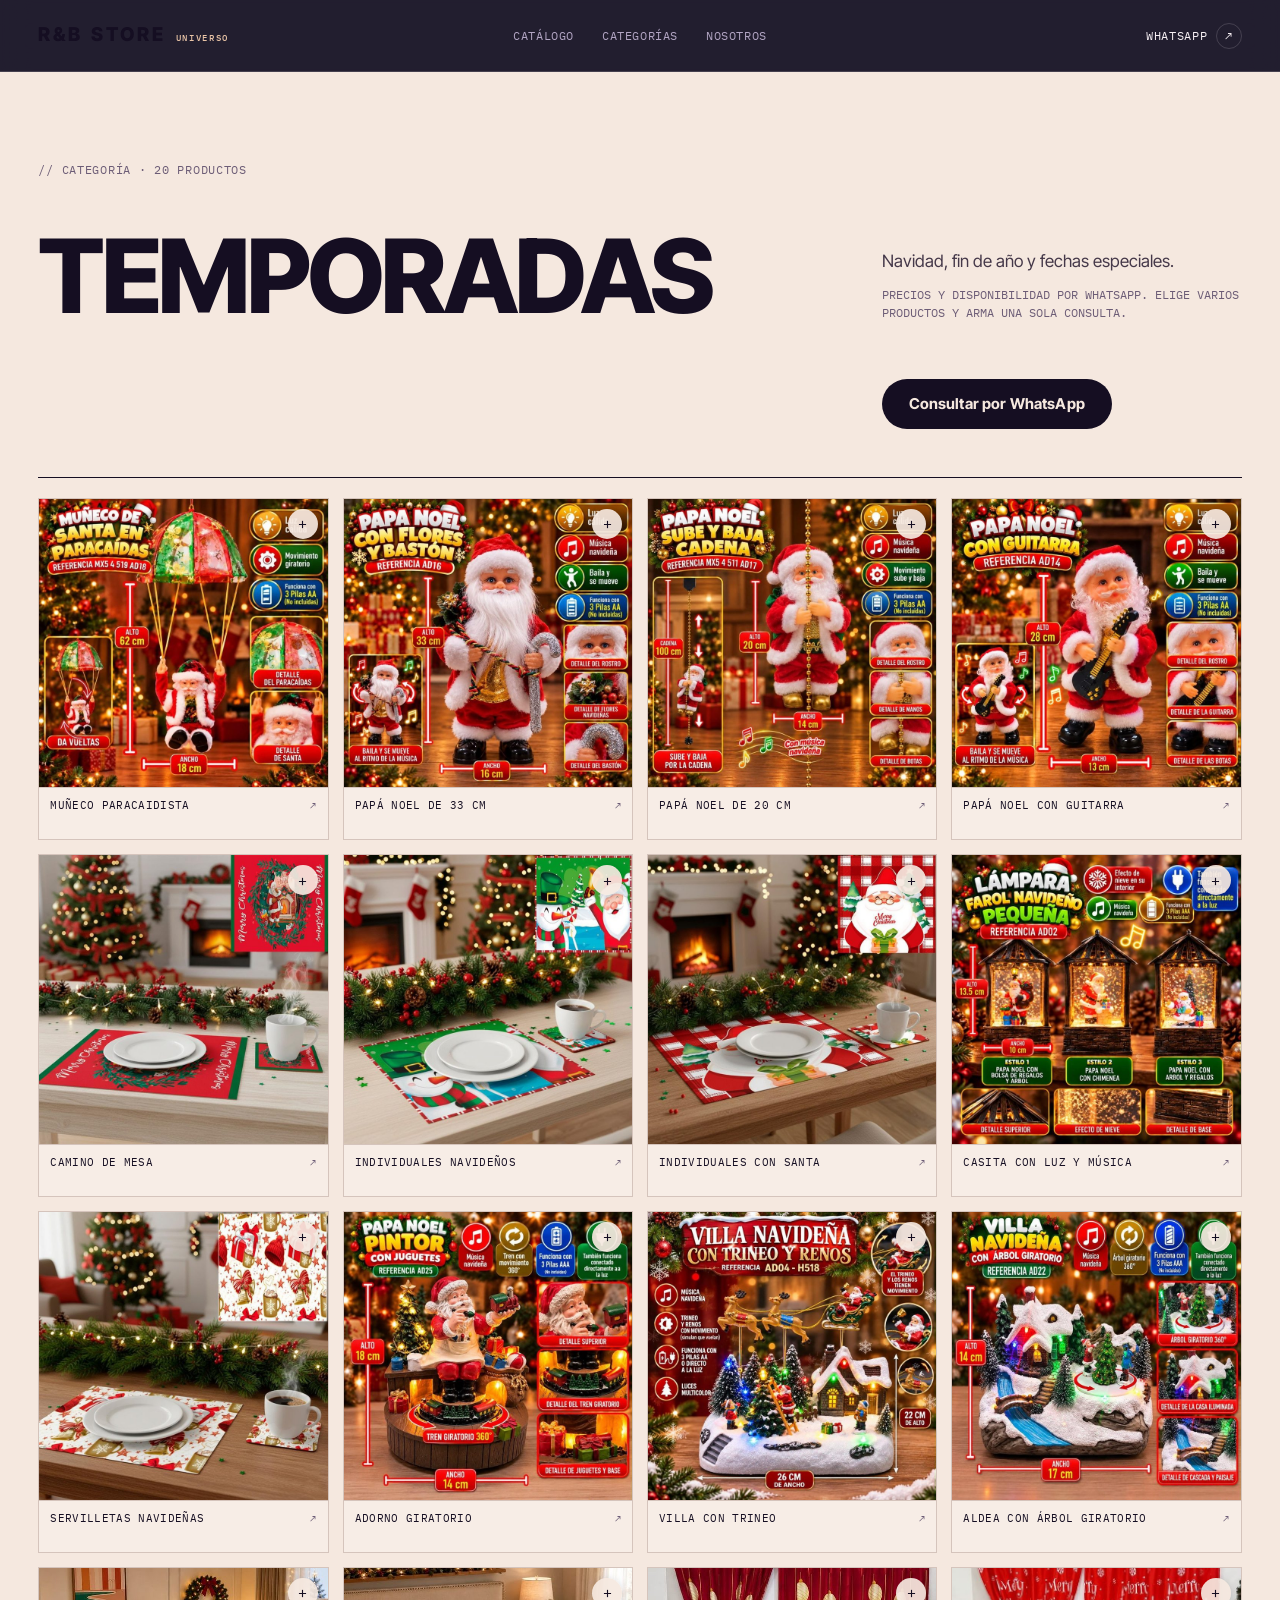
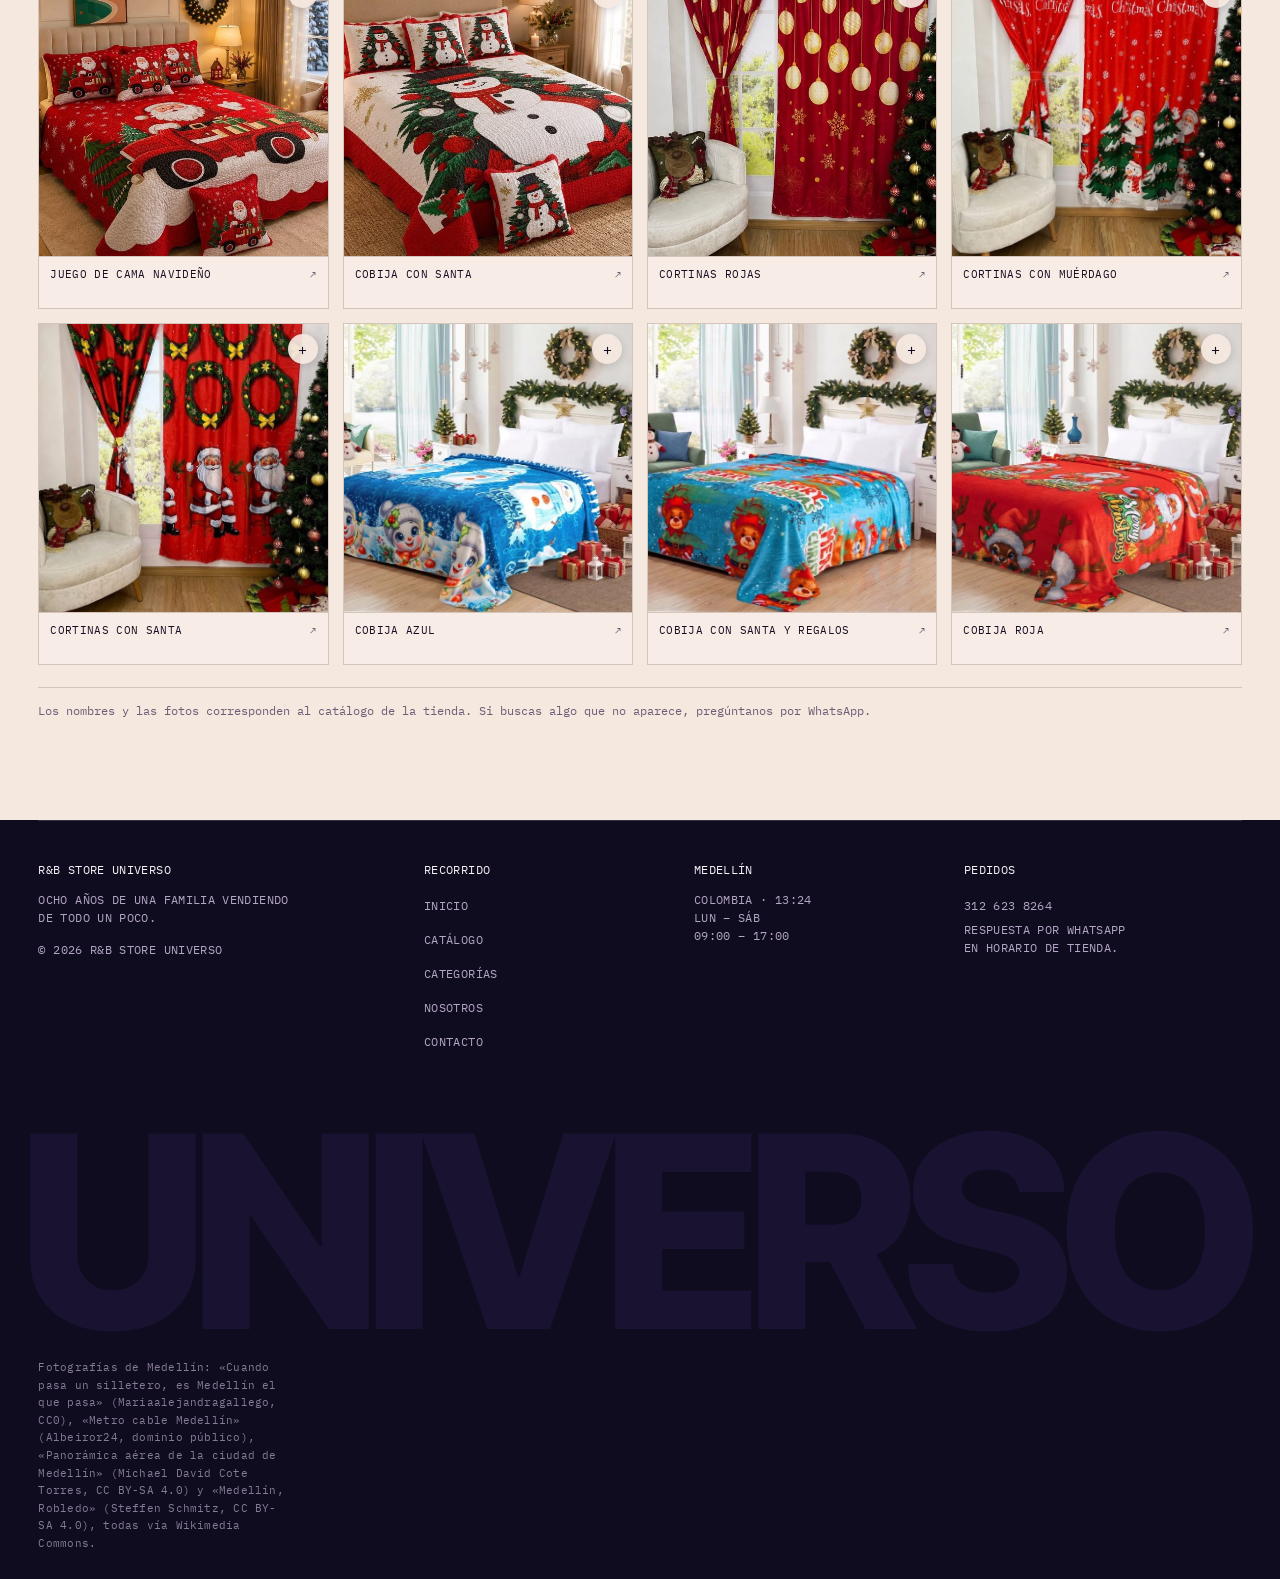
<file: Paginas/Temporadas/index.html>
<!DOCTYPE html>
<html lang="es">
<head>
<meta charset="UTF-8">
<meta name="viewport" content="width=device-width, initial-scale=1.0">
<meta name="description" content="Temporadas en R&amp;B Store Universo: Navidad, fin de año y fechas especiales.">
<title>Temporadas | R&amp;B Store Universo</title>
<link rel="icon" href="../../Img/favicon.png" type="image/png">
<link rel="preconnect" href="https://fonts.googleapis.com">
<link rel="preconnect" href="https://fonts.gstatic.com" crossorigin>
<link href="https://fonts.googleapis.com/css2?family=Inter+Tight:wght@400;500;600;700;800&family=IBM+Plex+Mono:wght@400;500&family=Mrs+Saint+Delafield&display=swap" rel="stylesheet">
<link rel="stylesheet" href="../../Css/estilos.css">
<script src="../../Js/script.js" defer></script>
</head>
<body class="cat-pagina">
<header class="nav">
  <div class="contenedor nav-fila">
    <a class="logo" href="../../index.html">R&amp;B Store <em>Universo</em></a>
    <nav class="nav-links" aria-label="Principal">
      <a href="../../index.html#catalogo">Catálogo</a>
      <a href="../../index.html#categorias">Categorías</a>
      <a href="../../index.html#nosotros">Nosotros</a>
    </nav>
    <div class="nav-der">
      <a class="nav-wa" href="https://wa.me/573126238264" data-whatsapp>WhatsApp <span aria-hidden="true">↗</span></a>
    </div>
  </div>
</header>
<main>
  <section class="cat-head">
    <div class="contenedor">
      <span class="etiqueta">// Categoría · 20 productos</span>
      <h1>Temporadas</h1>
      <div>
        <p class="cat-line">Navidad, fin de año y fechas especiales.</p>
        <p class="cat-note">Precios y disponibilidad por WhatsApp. Elige varios productos y arma una sola consulta.</p>
      </div>
      <a class="btn cat-btn" href="https://wa.me/573126238264" data-whatsapp>Consultar por WhatsApp</a>
    </div>
  </section>
  <section class="hoja" aria-label="Productos de Temporadas">
    <div class="contenedor">
      <div class="sheet">
      <figure class="frame">
        <button class="frame-pick" type="button" aria-pressed="false" data-pick="Muñeco paracaidista (Temporadas)" aria-label="Añadir Muñeco paracaidista a la consulta">
          <img src="img/producto-01.jpg" alt="Papá Noel paracaidista con paracaídas de 53 cm." width="760" height="760" loading="lazy" decoding="async">
          <span class="frame-mark" aria-hidden="true"></span>
        </button>
        <figcaption><a href="https://wa.me/573126238264?text=Hola%2C%20quiero%20consultar%20por%3A%20Mu%C3%B1eco%20paracaidista%20%28Temporadas%29." data-whatsapp>Muñeco paracaidista</a> <span aria-hidden="true">↗</span></figcaption>
      </figure>
      <figure class="frame">
        <button class="frame-pick" type="button" aria-pressed="false" data-pick="Papá Noel de 33 cm (Temporadas)" aria-label="Añadir Papá Noel de 33 cm a la consulta">
          <img src="img/producto-02.jpg" alt="Papá Noel de pie con saco y botas." width="760" height="760" loading="lazy" decoding="async">
          <span class="frame-mark" aria-hidden="true"></span>
        </button>
        <figcaption><a href="https://wa.me/573126238264?text=Hola%2C%20quiero%20consultar%20por%3A%20Pap%C3%A1%20Noel%20de%2033%20cm%20%28Temporadas%29." data-whatsapp>Papá Noel de 33 cm</a> <span aria-hidden="true">↗</span></figcaption>
      </figure>
      <figure class="frame">
        <button class="frame-pick" type="button" aria-pressed="false" data-pick="Papá Noel de 20 cm (Temporadas)" aria-label="Añadir Papá Noel de 20 cm a la consulta">
          <img src="img/producto-03.jpg" alt="Papá Noel con campana y saco de regalos." width="760" height="760" loading="lazy" decoding="async">
          <span class="frame-mark" aria-hidden="true"></span>
        </button>
        <figcaption><a href="https://wa.me/573126238264?text=Hola%2C%20quiero%20consultar%20por%3A%20Pap%C3%A1%20Noel%20de%2020%20cm%20%28Temporadas%29." data-whatsapp>Papá Noel de 20 cm</a> <span aria-hidden="true">↗</span></figcaption>
      </figure>
      <figure class="frame">
        <button class="frame-pick" type="button" aria-pressed="false" data-pick="Papá Noel con guitarra (Temporadas)" aria-label="Añadir Papá Noel con guitarra a la consulta">
          <img src="img/producto-04.jpg" alt="Papá Noel con guitarra y base musical." width="760" height="760" loading="lazy" decoding="async">
          <span class="frame-mark" aria-hidden="true"></span>
        </button>
        <figcaption><a href="https://wa.me/573126238264?text=Hola%2C%20quiero%20consultar%20por%3A%20Pap%C3%A1%20Noel%20con%20guitarra%20%28Temporadas%29." data-whatsapp>Papá Noel con guitarra</a> <span aria-hidden="true">↗</span></figcaption>
      </figure>
      <figure class="frame">
        <button class="frame-pick" type="button" aria-pressed="false" data-pick="Camino de mesa (Temporadas)" aria-label="Añadir Camino de mesa a la consulta">
          <img src="img/producto-05.jpg" alt="Camino de mesa navideño sobre una mesa de madera." width="760" height="760" loading="lazy" decoding="async">
          <span class="frame-mark" aria-hidden="true"></span>
        </button>
        <figcaption><a href="https://wa.me/573126238264?text=Hola%2C%20quiero%20consultar%20por%3A%20Camino%20de%20mesa%20%28Temporadas%29." data-whatsapp>Camino de mesa</a> <span aria-hidden="true">↗</span></figcaption>
      </figure>
      <figure class="frame">
        <button class="frame-pick" type="button" aria-pressed="false" data-pick="Individuales navideños (Temporadas)" aria-label="Añadir Individuales navideños a la consulta">
          <img src="img/producto-06.jpg" alt="Individuales navideños con taza y plato." width="760" height="760" loading="lazy" decoding="async">
          <span class="frame-mark" aria-hidden="true"></span>
        </button>
        <figcaption><a href="https://wa.me/573126238264?text=Hola%2C%20quiero%20consultar%20por%3A%20Individuales%20navide%C3%B1os%20%28Temporadas%29." data-whatsapp>Individuales navideños</a> <span aria-hidden="true">↗</span></figcaption>
      </figure>
      <figure class="frame">
        <button class="frame-pick" type="button" aria-pressed="false" data-pick="Individuales con Santa (Temporadas)" aria-label="Añadir Individuales con Santa a la consulta">
          <img src="img/producto-07.jpg" alt="Individuales rojos con Papá Noel y muérdago." width="760" height="760" loading="lazy" decoding="async">
          <span class="frame-mark" aria-hidden="true"></span>
        </button>
        <figcaption><a href="https://wa.me/573126238264?text=Hola%2C%20quiero%20consultar%20por%3A%20Individuales%20con%20Santa%20%28Temporadas%29." data-whatsapp>Individuales con Santa</a> <span aria-hidden="true">↗</span></figcaption>
      </figure>
      <figure class="frame">
        <button class="frame-pick" type="button" aria-pressed="false" data-pick="Casita con luz y música (Temporadas)" aria-label="Añadir Casita con luz y música a la consulta">
          <img src="img/producto-08.jpg" alt="Casita navideña iluminada con figuras y música." width="760" height="760" loading="lazy" decoding="async">
          <span class="frame-mark" aria-hidden="true"></span>
        </button>
        <figcaption><a href="https://wa.me/573126238264?text=Hola%2C%20quiero%20consultar%20por%3A%20Casita%20con%20luz%20y%20m%C3%BAsica%20%28Temporadas%29." data-whatsapp>Casita con luz y música</a> <span aria-hidden="true">↗</span></figcaption>
      </figure>
      <figure class="frame">
        <button class="frame-pick" type="button" aria-pressed="false" data-pick="Servilletas navideñas (Temporadas)" aria-label="Añadir Servilletas navideñas a la consulta">
          <img src="img/producto-09.jpg" alt="Servilletas de tela navideñas sobre una mesa." width="760" height="760" loading="lazy" decoding="async">
          <span class="frame-mark" aria-hidden="true"></span>
        </button>
        <figcaption><a href="https://wa.me/573126238264?text=Hola%2C%20quiero%20consultar%20por%3A%20Servilletas%20navide%C3%B1as%20%28Temporadas%29." data-whatsapp>Servilletas navideñas</a> <span aria-hidden="true">↗</span></figcaption>
      </figure>
      <figure class="frame">
        <button class="frame-pick" type="button" aria-pressed="false" data-pick="Adorno giratorio (Temporadas)" aria-label="Añadir Adorno giratorio a la consulta">
          <img src="img/producto-10.jpg" alt="Adorno giratorio de Papá Noel con luces y música." width="760" height="760" loading="lazy" decoding="async">
          <span class="frame-mark" aria-hidden="true"></span>
        </button>
        <figcaption><a href="https://wa.me/573126238264?text=Hola%2C%20quiero%20consultar%20por%3A%20Adorno%20giratorio%20%28Temporadas%29." data-whatsapp>Adorno giratorio</a> <span aria-hidden="true">↗</span></figcaption>
      </figure>
      <figure class="frame">
        <button class="frame-pick" type="button" aria-pressed="false" data-pick="Villa con trineo (Temporadas)" aria-label="Añadir Villa con trineo a la consulta">
          <img src="img/producto-11.jpg" alt="Villa navideña iluminada con trineo y renos." width="760" height="760" loading="lazy" decoding="async">
          <span class="frame-mark" aria-hidden="true"></span>
        </button>
        <figcaption><a href="https://wa.me/573126238264?text=Hola%2C%20quiero%20consultar%20por%3A%20Villa%20con%20trineo%20%28Temporadas%29." data-whatsapp>Villa con trineo</a> <span aria-hidden="true">↗</span></figcaption>
      </figure>
      <figure class="frame">
        <button class="frame-pick" type="button" aria-pressed="false" data-pick="Aldea con árbol giratorio (Temporadas)" aria-label="Añadir Aldea con árbol giratorio a la consulta">
          <img src="img/producto-12.jpg" alt="Aldea navideña con árbol giratorio y luces." width="760" height="760" loading="lazy" decoding="async">
          <span class="frame-mark" aria-hidden="true"></span>
        </button>
        <figcaption><a href="https://wa.me/573126238264?text=Hola%2C%20quiero%20consultar%20por%3A%20Aldea%20con%20%C3%A1rbol%20giratorio%20%28Temporadas%29." data-whatsapp>Aldea con árbol giratorio</a> <span aria-hidden="true">↗</span></figcaption>
      </figure>
      <figure class="frame">
        <button class="frame-pick" type="button" aria-pressed="false" data-pick="Juego de cama navideño (Temporadas)" aria-label="Añadir Juego de cama navideño a la consulta">
          <img src="img/producto-13.jpg" alt="Cama tendida con cobija navideña roja y fundas." width="760" height="570" loading="lazy" decoding="async">
          <span class="frame-mark" aria-hidden="true"></span>
        </button>
        <figcaption><a href="https://wa.me/573126238264?text=Hola%2C%20quiero%20consultar%20por%3A%20Juego%20de%20cama%20navide%C3%B1o%20%28Temporadas%29." data-whatsapp>Juego de cama navideño</a> <span aria-hidden="true">↗</span></figcaption>
      </figure>
      <figure class="frame">
        <button class="frame-pick" type="button" aria-pressed="false" data-pick="Cobija con Santa (Temporadas)" aria-label="Añadir Cobija con Santa a la consulta">
          <img src="img/producto-14.jpg" alt="Cobija navideña con Papá Noel sobre una cama." width="760" height="570" loading="lazy" decoding="async">
          <span class="frame-mark" aria-hidden="true"></span>
        </button>
        <figcaption><a href="https://wa.me/573126238264?text=Hola%2C%20quiero%20consultar%20por%3A%20Cobija%20con%20Santa%20%28Temporadas%29." data-whatsapp>Cobija con Santa</a> <span aria-hidden="true">↗</span></figcaption>
      </figure>
      <figure class="frame">
        <button class="frame-pick" type="button" aria-pressed="false" data-pick="Cortinas rojas (Temporadas)" aria-label="Añadir Cortinas rojas a la consulta">
          <img src="img/producto-15.jpg" alt="Cortinas navideñas rojas con copos de nieve." width="568" height="760" loading="lazy" decoding="async">
          <span class="frame-mark" aria-hidden="true"></span>
        </button>
        <figcaption><a href="https://wa.me/573126238264?text=Hola%2C%20quiero%20consultar%20por%3A%20Cortinas%20rojas%20%28Temporadas%29." data-whatsapp>Cortinas rojas</a> <span aria-hidden="true">↗</span></figcaption>
      </figure>
      <figure class="frame">
        <button class="frame-pick" type="button" aria-pressed="false" data-pick="Cortinas con muérdago (Temporadas)" aria-label="Añadir Cortinas con muérdago a la consulta">
          <img src="img/producto-16.jpg" alt="Cortinas rojas con guirnaldas y árbol de Navidad." width="599" height="760" loading="lazy" decoding="async">
          <span class="frame-mark" aria-hidden="true"></span>
        </button>
        <figcaption><a href="https://wa.me/573126238264?text=Hola%2C%20quiero%20consultar%20por%3A%20Cortinas%20con%20mu%C3%A9rdago%20%28Temporadas%29." data-whatsapp>Cortinas con muérdago</a> <span aria-hidden="true">↗</span></figcaption>
      </figure>
      <figure class="frame">
        <button class="frame-pick" type="button" aria-pressed="false" data-pick="Cortinas con Santa (Temporadas)" aria-label="Añadir Cortinas con Santa a la consulta">
          <img src="img/producto-17.jpg" alt="Cortinas navideñas con Papá Noel estampado." width="599" height="760" loading="lazy" decoding="async">
          <span class="frame-mark" aria-hidden="true"></span>
        </button>
        <figcaption><a href="https://wa.me/573126238264?text=Hola%2C%20quiero%20consultar%20por%3A%20Cortinas%20con%20Santa%20%28Temporadas%29." data-whatsapp>Cortinas con Santa</a> <span aria-hidden="true">↗</span></figcaption>
      </figure>
      <figure class="frame">
        <button class="frame-pick" type="button" aria-pressed="false" data-pick="Cobija azul (Temporadas)" aria-label="Añadir Cobija azul a la consulta">
          <img src="img/producto-18.jpg" alt="Cobija navideña azul con muñecos de nieve." width="760" height="657" loading="lazy" decoding="async">
          <span class="frame-mark" aria-hidden="true"></span>
        </button>
        <figcaption><a href="https://wa.me/573126238264?text=Hola%2C%20quiero%20consultar%20por%3A%20Cobija%20azul%20%28Temporadas%29." data-whatsapp>Cobija azul</a> <span aria-hidden="true">↗</span></figcaption>
      </figure>
      <figure class="frame">
        <button class="frame-pick" type="button" aria-pressed="false" data-pick="Cobija con Santa y regalos (Temporadas)" aria-label="Añadir Cobija con Santa y regalos a la consulta">
          <img src="img/producto-19.jpg" alt="Cobija navideña con Papá Noel y regalos." width="760" height="656" loading="lazy" decoding="async">
          <span class="frame-mark" aria-hidden="true"></span>
        </button>
        <figcaption><a href="https://wa.me/573126238264?text=Hola%2C%20quiero%20consultar%20por%3A%20Cobija%20con%20Santa%20y%20regalos%20%28Temporadas%29." data-whatsapp>Cobija con Santa y regalos</a> <span aria-hidden="true">↗</span></figcaption>
      </figure>
      <figure class="frame">
        <button class="frame-pick" type="button" aria-pressed="false" data-pick="Cobija roja (Temporadas)" aria-label="Añadir Cobija roja a la consulta">
          <img src="img/producto-20.jpg" alt="Cobija navideña roja con copos de nieve." width="760" height="657" loading="lazy" decoding="async">
          <span class="frame-mark" aria-hidden="true"></span>
        </button>
        <figcaption><a href="https://wa.me/573126238264?text=Hola%2C%20quiero%20consultar%20por%3A%20Cobija%20roja%20%28Temporadas%29." data-whatsapp>Cobija roja</a> <span aria-hidden="true">↗</span></figcaption>
      </figure>
      </div>
      <p class="nota-precios">Los nombres y las fotos corresponden al catálogo de la tienda. Si buscas algo que no aparece, pregúntanos por WhatsApp.</p>
    </div>
  </section>
</main>
<div class="picks" data-picks hidden>
  <p class="picks-count"><strong data-pick-count>0</strong> productos elegidos</p>
  <button class="picks-clear" type="button" data-pick-clear>Limpiar</button>
  <a class="btn btn-rosa" data-pick-send href="https://wa.me/573126238264">Pedir por WhatsApp</a>
</div>
<footer class="pie">
  <div class="contenedor">
    <div class="pie-grid">
      <div>
        <h3>R&amp;B Store Universo</h3>
        <p>Ocho años de una familia vendiendo de todo un poco.</p>
        <p style="margin-top:14px">© <span data-year>2026</span> R&amp;B Store Universo</p>
      </div>
      <nav aria-label="Pie de página">
        <h3>Recorrido</h3>
        <ul>
          <li><a href="../../index.html">Inicio</a></li>
          <li><a href="../../index.html#catalogo">Catálogo</a></li>
          <li><a href="../../index.html#categorias">Categorías</a></li>
          <li><a href="../../index.html#nosotros">Nosotros</a></li>
          <li><a href="../../index.html#contacto">Contacto</a></li>
        </ul>
      </nav>
      <div>
        <h3>Medellín</h3>
        <p>Colombia · <span data-clock>--:--</span></p>
        <p>Lun – Sáb<br>09:00 – 17:00</p>
      </div>
      <div>
        <h3>Pedidos</h3>
        <p><a href="https://wa.me/573126238264" data-whatsapp>312 623 8264</a></p>
        <p>Respuesta por WhatsApp<br>en horario de tienda.</p>
      </div>
    </div>
    <span class="pie-word" aria-hidden="true">Universo</span>
    <p class="creditos">Fotografías de Medellín: «Cuando pasa un silletero, es Medellín el que pasa» (Mariaalejandragallego, CC0), «Metro cable Medellín» (Albeiror24, dominio público), «Panorámica aérea de la ciudad de Medellín» (Michael David Cote Torres, CC BY-SA 4.0) y «Medellín, Robledo» (Steffen Schmitz, CC BY-SA 4.0), todas vía Wikimedia Commons.</p>
  </div>
</footer>

</body>
</html>
</file>
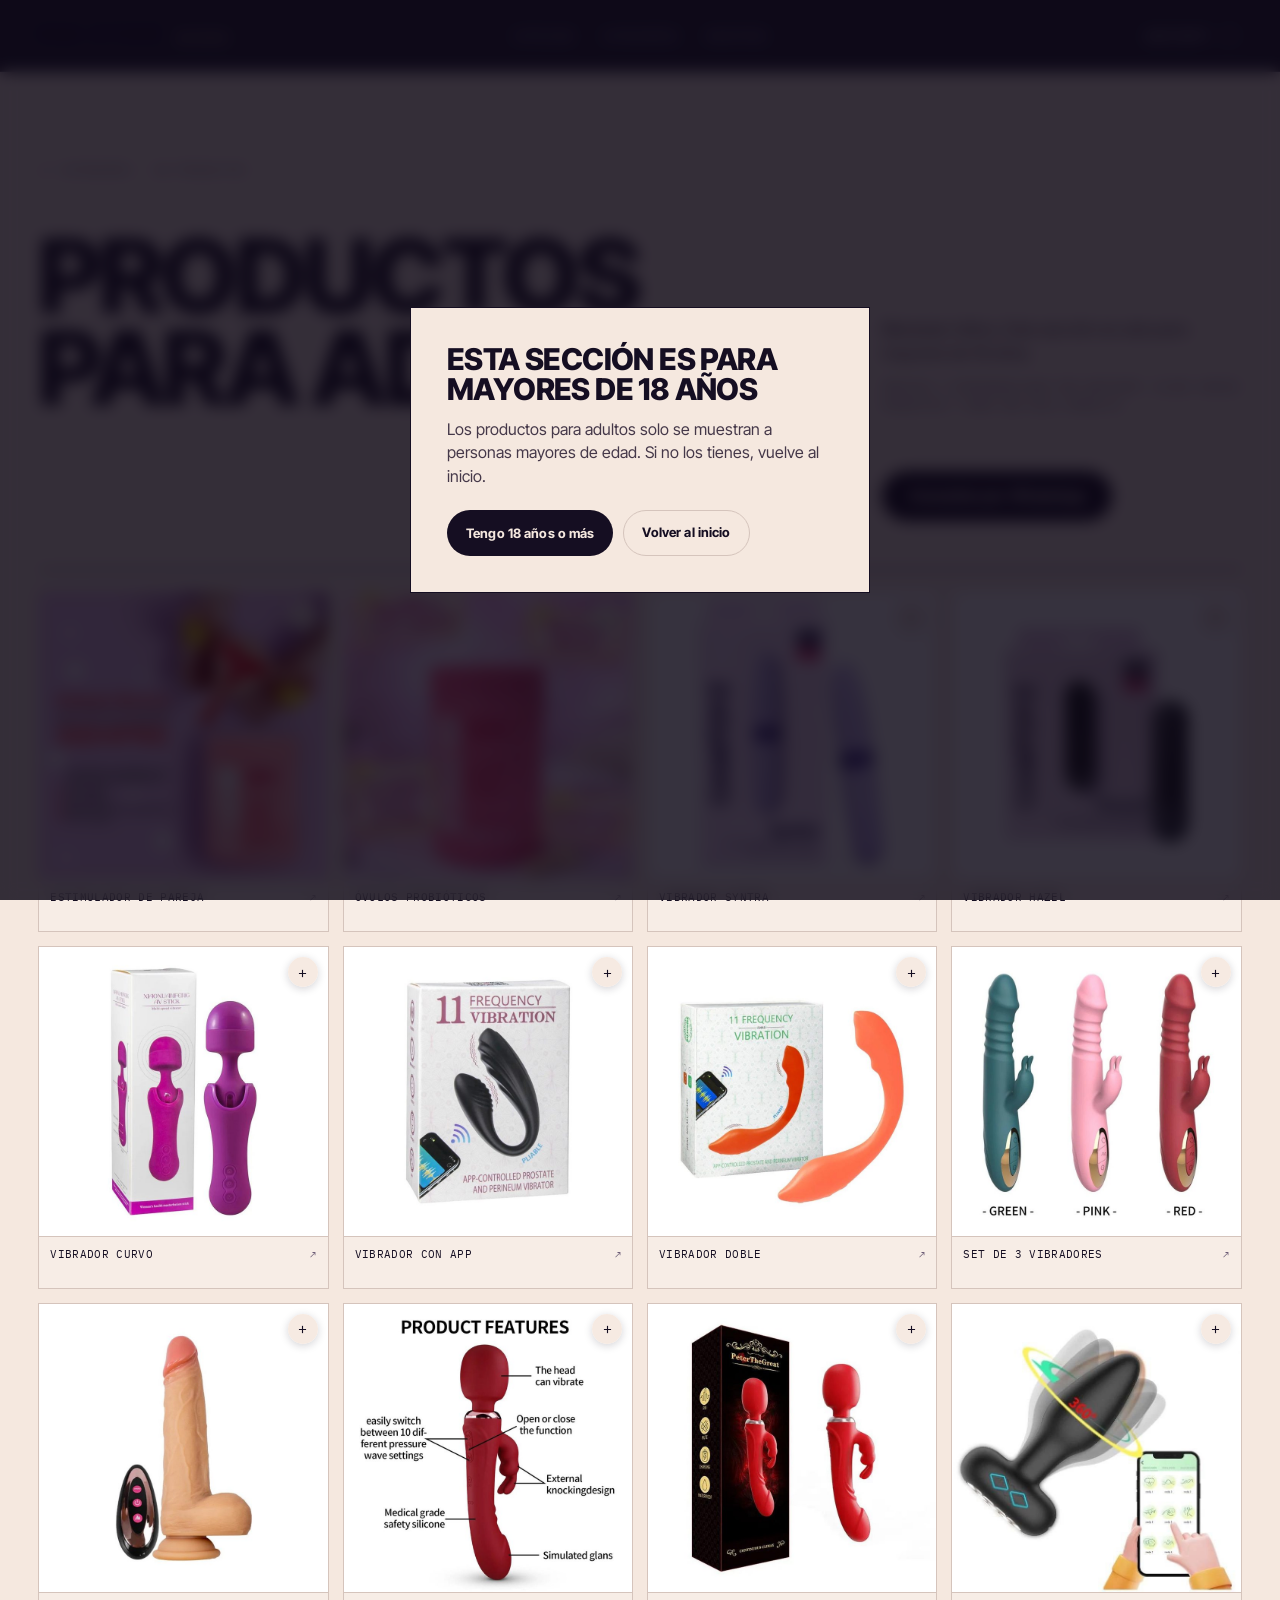
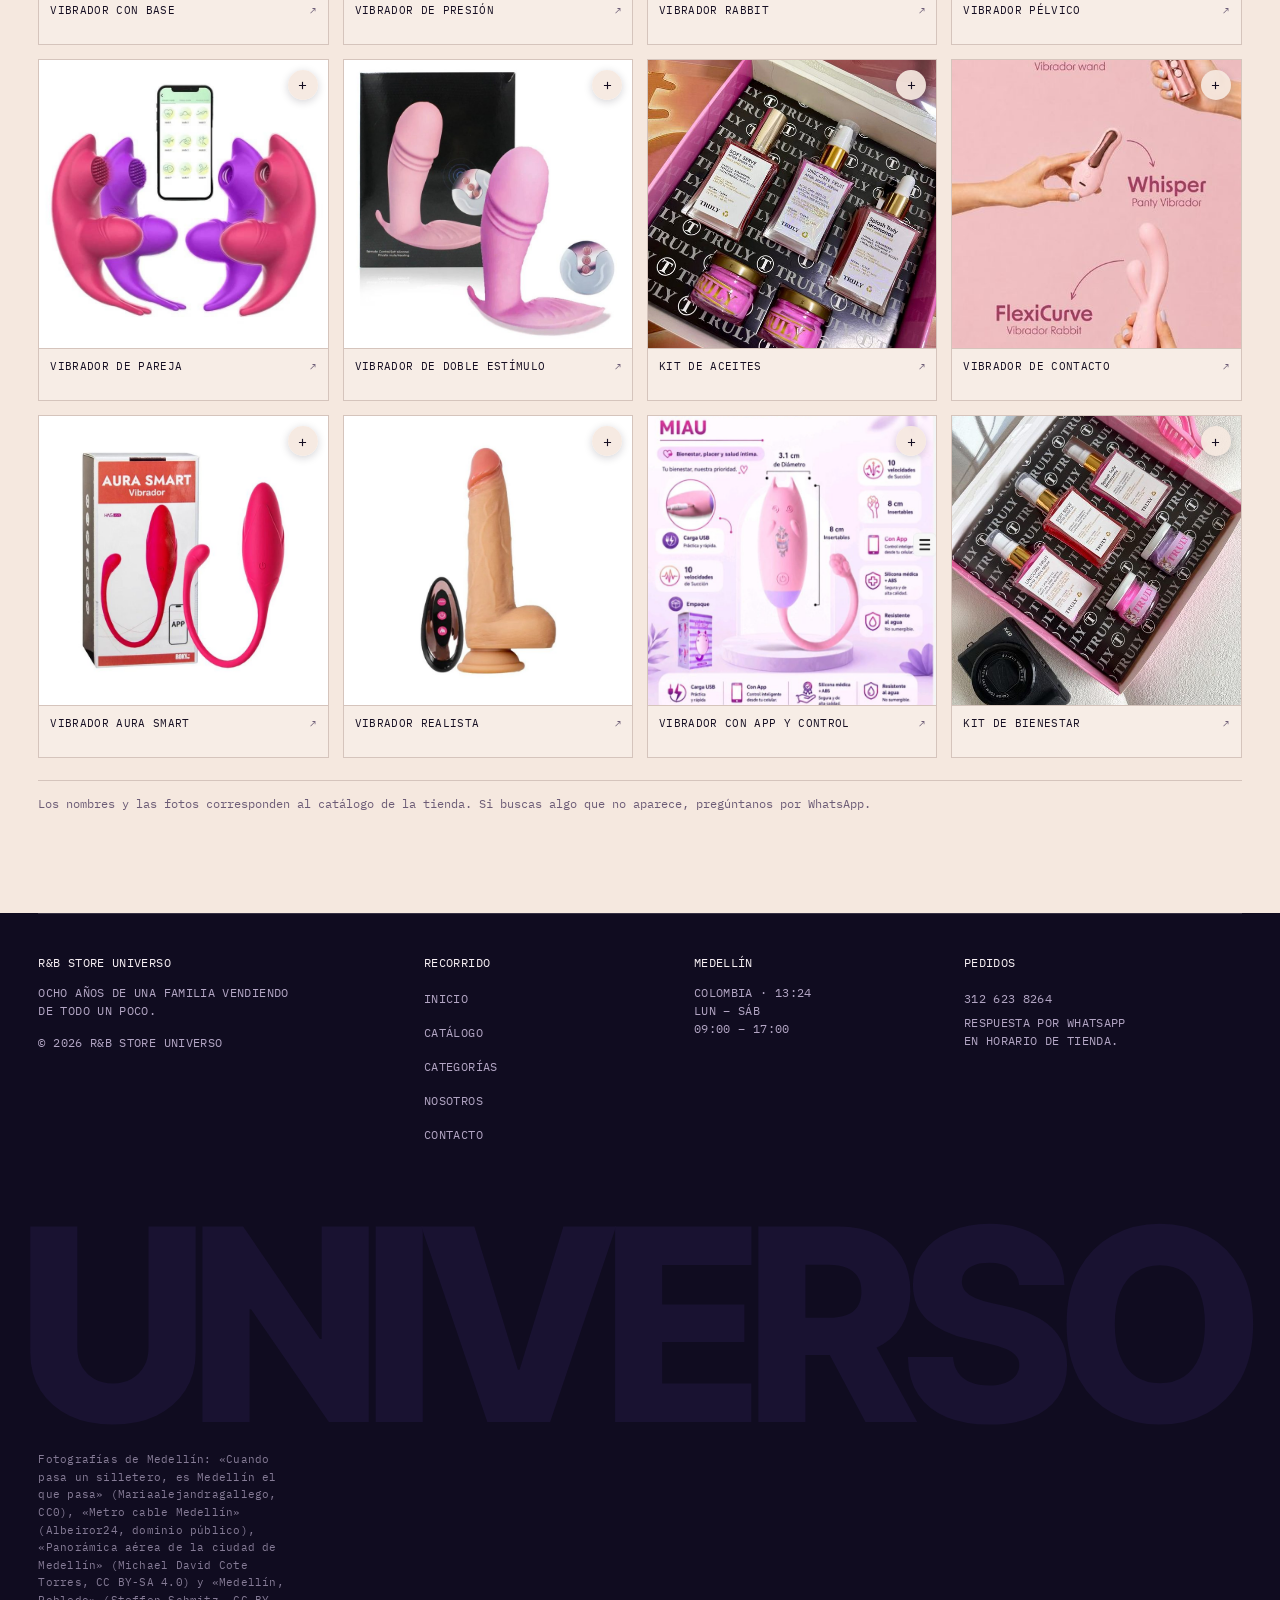
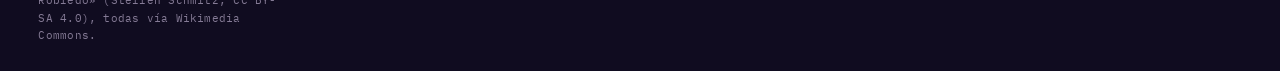
<file: adultos.html>
<!DOCTYPE html>
<html lang="es">
<head>
<meta charset="UTF-8">
<meta name="viewport" content="width=device-width, initial-scale=1.0">
<meta name="description" content="Productos para adultos en R&amp;B Store Universo: Bienestar íntimo. Esta sección es solo para mayores de 18 años.">
<title>Productos para adultos | R&amp;B Store Universo</title>
<link rel="icon" href="Img/favicon.png" type="image/png">
<link rel="preconnect" href="https://fonts.googleapis.com">
<link rel="preconnect" href="https://fonts.gstatic.com" crossorigin>
<link href="https://fonts.googleapis.com/css2?family=Inter+Tight:wght@400;500;600;700;800&family=IBM+Plex+Mono:wght@400;500&family=Mrs+Saint+Delafield&display=swap" rel="stylesheet">
<link rel="stylesheet" href="Css/estilos.css">
<script src="Js/script.js" defer></script>
</head>
<body class="cat-pagina">
<header class="nav">
  <div class="contenedor nav-fila">
    <a class="logo" href="index.html">R&amp;B Store <em>Universo</em></a>
    <nav class="nav-links" aria-label="Principal">
      <a href="index.html#catalogo">Catálogo</a>
      <a href="index.html#categorias">Categorías</a>
      <a href="index.html#nosotros">Nosotros</a>
    </nav>
    <div class="nav-der">
      <a class="nav-wa" href="https://wa.me/573126238264" data-whatsapp>WhatsApp <span aria-hidden="true">↗</span></a>
    </div>
  </div>
</header>
<main>
  <section class="cat-head">
    <div class="contenedor">
      <span class="etiqueta">// Categoría · 20 productos</span>
      <h1>Productos para adultos</h1>
      <div>
        <p class="cat-line">Bienestar íntimo. Esta sección es solo para mayores de 18 años.</p>
        <p class="cat-note">Precios y disponibilidad por WhatsApp. Elige varios productos y arma una sola consulta.</p>
      </div>
      <a class="btn cat-btn" href="https://wa.me/573126238264" data-whatsapp>Consultar por WhatsApp</a>
    </div>
  </section>
  <section class="hoja" aria-label="Productos de Productos para adultos">
    <div class="contenedor">
      <div class="sheet">
      <figure class="frame">
        <button class="frame-pick" type="button" aria-pressed="false" data-pick="Estimulador de pareja (Productos para adultos)" aria-label="Añadir Estimulador de pareja a la consulta">
          <img src="Img/paginas/Adultos/producto-01.jpg" alt="Estimulador rosa con empaque y folleto." width="760" height="760" loading="lazy" decoding="async">
          <span class="frame-mark" aria-hidden="true"></span>
        </button>
        <figcaption><a href="https://wa.me/573126238264?text=Hola%2C%20quiero%20consultar%20por%3A%20Estimulador%20de%20pareja%20%28Productos%20para%20adultos%29." data-whatsapp>Estimulador de pareja</a> <span aria-hidden="true">↗</span></figcaption>
      </figure>
      <figure class="frame">
        <button class="frame-pick" type="button" aria-pressed="false" data-pick="Óvulos probióticos (Productos para adultos)" aria-label="Añadir Óvulos probióticos a la consulta">
          <img src="Img/paginas/Adultos/producto-02.jpg" alt="Frasco de óvulos probióticos con empaque rosado." width="506" height="760" loading="lazy" decoding="async">
          <span class="frame-mark" aria-hidden="true"></span>
        </button>
        <figcaption><a href="https://wa.me/573126238264?text=Hola%2C%20quiero%20consultar%20por%3A%20%C3%93vulos%20probi%C3%B3ticos%20%28Productos%20para%20adultos%29." data-whatsapp>Óvulos probióticos</a> <span aria-hidden="true">↗</span></figcaption>
      </figure>
      <figure class="frame">
        <button class="frame-pick" type="button" aria-pressed="false" data-pick="Vibrador Syntra (Productos para adultos)" aria-label="Añadir Vibrador Syntra a la consulta">
          <img src="Img/paginas/Adultos/producto-03.jpg" alt="Vibrador recargable lila Camtoyz Syntra en su caja." width="760" height="760" loading="lazy" decoding="async">
          <span class="frame-mark" aria-hidden="true"></span>
        </button>
        <figcaption><a href="https://wa.me/573126238264?text=Hola%2C%20quiero%20consultar%20por%3A%20Vibrador%20Syntra%20%28Productos%20para%20adultos%29." data-whatsapp>Vibrador Syntra</a> <span aria-hidden="true">↗</span></figcaption>
      </figure>
      <figure class="frame">
        <button class="frame-pick" type="button" aria-pressed="false" data-pick="Vibrador Hazel (Productos para adultos)" aria-label="Añadir Vibrador Hazel a la consulta">
          <img src="Img/paginas/Adultos/producto-04.jpg" alt="Vibrador recargable negro Camtoyz Hazel en su caja." width="760" height="760" loading="lazy" decoding="async">
          <span class="frame-mark" aria-hidden="true"></span>
        </button>
        <figcaption><a href="https://wa.me/573126238264?text=Hola%2C%20quiero%20consultar%20por%3A%20Vibrador%20Hazel%20%28Productos%20para%20adultos%29." data-whatsapp>Vibrador Hazel</a> <span aria-hidden="true">↗</span></figcaption>
      </figure>
      <figure class="frame">
        <button class="frame-pick" type="button" aria-pressed="false" data-pick="Vibrador curvo (Productos para adultos)" aria-label="Añadir Vibrador curvo a la consulta">
          <img src="Img/paginas/Adultos/producto-05.jpg" alt="Vibrador morado con curva y botón de encendido." width="760" height="760" loading="lazy" decoding="async">
          <span class="frame-mark" aria-hidden="true"></span>
        </button>
        <figcaption><a href="https://wa.me/573126238264?text=Hola%2C%20quiero%20consultar%20por%3A%20Vibrador%20curvo%20%28Productos%20para%20adultos%29." data-whatsapp>Vibrador curvo</a> <span aria-hidden="true">↗</span></figcaption>
      </figure>
      <figure class="frame">
        <button class="frame-pick" type="button" aria-pressed="false" data-pick="Vibrador con app (Productos para adultos)" aria-label="Añadir Vibrador con app a la consulta">
          <img src="Img/paginas/Adultos/producto-06.jpg" alt="Vibrador negro controlado desde una aplicación." width="760" height="760" loading="lazy" decoding="async">
          <span class="frame-mark" aria-hidden="true"></span>
        </button>
        <figcaption><a href="https://wa.me/573126238264?text=Hola%2C%20quiero%20consultar%20por%3A%20Vibrador%20con%20app%20%28Productos%20para%20adultos%29." data-whatsapp>Vibrador con app</a> <span aria-hidden="true">↗</span></figcaption>
      </figure>
      <figure class="frame">
        <button class="frame-pick" type="button" aria-pressed="false" data-pick="Vibrador doble (Productos para adultos)" aria-label="Añadir Vibrador doble a la consulta">
          <img src="Img/paginas/Adultos/producto-07.jpg" alt="Vibrador doble naranja con control de frecuencias." width="760" height="760" loading="lazy" decoding="async">
          <span class="frame-mark" aria-hidden="true"></span>
        </button>
        <figcaption><a href="https://wa.me/573126238264?text=Hola%2C%20quiero%20consultar%20por%3A%20Vibrador%20doble%20%28Productos%20para%20adultos%29." data-whatsapp>Vibrador doble</a> <span aria-hidden="true">↗</span></figcaption>
      </figure>
      <figure class="frame">
        <button class="frame-pick" type="button" aria-pressed="false" data-pick="Set de 3 vibradores (Productos para adultos)" aria-label="Añadir Set de 3 vibradores a la consulta">
          <img src="Img/paginas/Adultos/producto-08.jpg" alt="Tres vibradores en verde, rosa y rojo." width="760" height="760" loading="lazy" decoding="async">
          <span class="frame-mark" aria-hidden="true"></span>
        </button>
        <figcaption><a href="https://wa.me/573126238264?text=Hola%2C%20quiero%20consultar%20por%3A%20Set%20de%203%20vibradores%20%28Productos%20para%20adultos%29." data-whatsapp>Set de 3 vibradores</a> <span aria-hidden="true">↗</span></figcaption>
      </figure>
      <figure class="frame">
        <button class="frame-pick" type="button" aria-pressed="false" data-pick="Vibrador con base (Productos para adultos)" aria-label="Añadir Vibrador con base a la consulta">
          <img src="Img/paginas/Adultos/producto-09.jpg" alt="Vibrador con base y control de velocidad." width="760" height="760" loading="lazy" decoding="async">
          <span class="frame-mark" aria-hidden="true"></span>
        </button>
        <figcaption><a href="https://wa.me/573126238264?text=Hola%2C%20quiero%20consultar%20por%3A%20Vibrador%20con%20base%20%28Productos%20para%20adultos%29." data-whatsapp>Vibrador con base</a> <span aria-hidden="true">↗</span></figcaption>
      </figure>
      <figure class="frame">
        <button class="frame-pick" type="button" aria-pressed="false" data-pick="Vibrador de presión (Productos para adultos)" aria-label="Añadir Vibrador de presión a la consulta">
          <img src="Img/paginas/Adultos/producto-10.jpg" alt="Vibrador con control de presión y función externa." width="760" height="760" loading="lazy" decoding="async">
          <span class="frame-mark" aria-hidden="true"></span>
        </button>
        <figcaption><a href="https://wa.me/573126238264?text=Hola%2C%20quiero%20consultar%20por%3A%20Vibrador%20de%20presi%C3%B3n%20%28Productos%20para%20adultos%29." data-whatsapp>Vibrador de presión</a> <span aria-hidden="true">↗</span></figcaption>
      </figure>
      <figure class="frame">
        <button class="frame-pick" type="button" aria-pressed="false" data-pick="Vibrador Rabbit (Productos para adultos)" aria-label="Añadir Vibrador Rabbit a la consulta">
          <img src="Img/paginas/Adultos/producto-11.jpg" alt="Vibrador Rabbit rojo con empaque." width="760" height="760" loading="lazy" decoding="async">
          <span class="frame-mark" aria-hidden="true"></span>
        </button>
        <figcaption><a href="https://wa.me/573126238264?text=Hola%2C%20quiero%20consultar%20por%3A%20Vibrador%20Rabbit%20%28Productos%20para%20adultos%29." data-whatsapp>Vibrador Rabbit</a> <span aria-hidden="true">↗</span></figcaption>
      </figure>
      <figure class="frame">
        <button class="frame-pick" type="button" aria-pressed="false" data-pick="Vibrador pélvico (Productos para adultos)" aria-label="Añadir Vibrador pélvico a la consulta">
          <img src="Img/paginas/Adultos/producto-12.jpg" alt="Vibrador pélvico negro controlado desde el celular." width="697" height="606" loading="lazy" decoding="async">
          <span class="frame-mark" aria-hidden="true"></span>
        </button>
        <figcaption><a href="https://wa.me/573126238264?text=Hola%2C%20quiero%20consultar%20por%3A%20Vibrador%20p%C3%A9lvico%20%28Productos%20para%20adultos%29." data-whatsapp>Vibrador pélvico</a> <span aria-hidden="true">↗</span></figcaption>
      </figure>
      <figure class="frame">
        <button class="frame-pick" type="button" aria-pressed="false" data-pick="Vibrador de pareja (Productos para adultos)" aria-label="Añadir Vibrador de pareja a la consulta">
          <img src="Img/paginas/Adultos/producto-13.jpg" alt="Vibrador de pareja morado y rosa con aplicación." width="700" height="700" loading="lazy" decoding="async">
          <span class="frame-mark" aria-hidden="true"></span>
        </button>
        <figcaption><a href="https://wa.me/573126238264?text=Hola%2C%20quiero%20consultar%20por%3A%20Vibrador%20de%20pareja%20%28Productos%20para%20adultos%29." data-whatsapp>Vibrador de pareja</a> <span aria-hidden="true">↗</span></figcaption>
      </figure>
      <figure class="frame">
        <button class="frame-pick" type="button" aria-pressed="false" data-pick="Vibrador de doble estímulo (Productos para adultos)" aria-label="Añadir Vibrador de doble estímulo a la consulta">
          <img src="Img/paginas/Adultos/producto-14.jpg" alt="Vibrador de doble estímulo rosa sobre fondo negro." width="760" height="760" loading="lazy" decoding="async">
          <span class="frame-mark" aria-hidden="true"></span>
        </button>
        <figcaption><a href="https://wa.me/573126238264?text=Hola%2C%20quiero%20consultar%20por%3A%20Vibrador%20de%20doble%20est%C3%ADmulo%20%28Productos%20para%20adultos%29." data-whatsapp>Vibrador de doble estímulo</a> <span aria-hidden="true">↗</span></figcaption>
      </figure>
      <figure class="frame">
        <button class="frame-pick" type="button" aria-pressed="false" data-pick="Kit de aceites (Productos para adultos)" aria-label="Añadir Kit de aceites a la consulta">
          <img src="Img/paginas/Adultos/producto-15.jpg" alt="Estuche con tres aceites de masaje." width="570" height="760" loading="lazy" decoding="async">
          <span class="frame-mark" aria-hidden="true"></span>
        </button>
        <figcaption><a href="https://wa.me/573126238264?text=Hola%2C%20quiero%20consultar%20por%3A%20Kit%20de%20aceites%20%28Productos%20para%20adultos%29." data-whatsapp>Kit de aceites</a> <span aria-hidden="true">↗</span></figcaption>
      </figure>
      <figure class="frame">
        <button class="frame-pick" type="button" aria-pressed="false" data-pick="Vibrador de contacto (Productos para adultos)" aria-label="Añadir Vibrador de contacto a la consulta">
          <img src="Img/paginas/Adultos/producto-16.jpg" alt="Vibrador de contacto rosa con tres modos." width="427" height="760" loading="lazy" decoding="async">
          <span class="frame-mark" aria-hidden="true"></span>
        </button>
        <figcaption><a href="https://wa.me/573126238264?text=Hola%2C%20quiero%20consultar%20por%3A%20Vibrador%20de%20contacto%20%28Productos%20para%20adultos%29." data-whatsapp>Vibrador de contacto</a> <span aria-hidden="true">↗</span></figcaption>
      </figure>
      <figure class="frame">
        <button class="frame-pick" type="button" aria-pressed="false" data-pick="Vibrador Aura Smart (Productos para adultos)" aria-label="Añadir Vibrador Aura Smart a la consulta">
          <img src="Img/paginas/Adultos/producto-17.jpg" alt="Vibrador Aura Smart rojo con su empaque." width="760" height="760" loading="lazy" decoding="async">
          <span class="frame-mark" aria-hidden="true"></span>
        </button>
        <figcaption><a href="https://wa.me/573126238264?text=Hola%2C%20quiero%20consultar%20por%3A%20Vibrador%20Aura%20Smart%20%28Productos%20para%20adultos%29." data-whatsapp>Vibrador Aura Smart</a> <span aria-hidden="true">↗</span></figcaption>
      </figure>
      <figure class="frame">
        <button class="frame-pick" type="button" aria-pressed="false" data-pick="Vibrador realista (Productos para adultos)" aria-label="Añadir Vibrador realista a la consulta">
          <img src="Img/paginas/Adultos/producto-18.jpg" alt="Vibrador realista con base y control." width="760" height="760" loading="lazy" decoding="async">
          <span class="frame-mark" aria-hidden="true"></span>
        </button>
        <figcaption><a href="https://wa.me/573126238264?text=Hola%2C%20quiero%20consultar%20por%3A%20Vibrador%20realista%20%28Productos%20para%20adultos%29." data-whatsapp>Vibrador realista</a> <span aria-hidden="true">↗</span></figcaption>
      </figure>
      <figure class="frame">
        <button class="frame-pick" type="button" aria-pressed="false" data-pick="Vibrador con app y control (Productos para adultos)" aria-label="Añadir Vibrador con app y control a la consulta">
          <img src="Img/paginas/Adultos/producto-19.jpg" alt="Vibrador con aplicación y control de intensidad." width="673" height="760" loading="lazy" decoding="async">
          <span class="frame-mark" aria-hidden="true"></span>
        </button>
        <figcaption><a href="https://wa.me/573126238264?text=Hola%2C%20quiero%20consultar%20por%3A%20Vibrador%20con%20app%20y%20control%20%28Productos%20para%20adultos%29." data-whatsapp>Vibrador con app y control</a> <span aria-hidden="true">↗</span></figcaption>
      </figure>
      <figure class="frame">
        <button class="frame-pick" type="button" aria-pressed="false" data-pick="Kit de bienestar (Productos para adultos)" aria-label="Añadir Kit de bienestar a la consulta">
          <img src="Img/paginas/Adultos/producto-20.jpg" alt="Kit de bienestar íntimo con aceites y accesorios." width="570" height="760" loading="lazy" decoding="async">
          <span class="frame-mark" aria-hidden="true"></span>
        </button>
        <figcaption><a href="https://wa.me/573126238264?text=Hola%2C%20quiero%20consultar%20por%3A%20Kit%20de%20bienestar%20%28Productos%20para%20adultos%29." data-whatsapp>Kit de bienestar</a> <span aria-hidden="true">↗</span></figcaption>
      </figure>
      </div>
      <p class="nota-precios">Los nombres y las fotos corresponden al catálogo de la tienda. Si buscas algo que no aparece, pregúntanos por WhatsApp.</p>
    </div>
  </section>
</main>
<div class="picks" data-picks hidden>
  <p class="picks-count"><strong data-pick-count>0</strong> productos elegidos</p>
  <button class="picks-clear" type="button" data-pick-clear>Limpiar</button>
  <a class="btn btn-rosa" data-pick-send href="https://wa.me/573126238264">Pedir por WhatsApp</a>
</div>
<footer class="pie">
  <div class="contenedor">
    <div class="pie-grid">
      <div>
        <h3>R&amp;B Store Universo</h3>
        <p>Ocho años de una familia vendiendo de todo un poco.</p>
        <p style="margin-top:14px">© <span data-year>2026</span> R&amp;B Store Universo</p>
      </div>
      <nav aria-label="Pie de página">
        <h3>Recorrido</h3>
        <ul>
          <li><a href="index.html">Inicio</a></li>
          <li><a href="index.html#catalogo">Catálogo</a></li>
          <li><a href="index.html#categorias">Categorías</a></li>
          <li><a href="index.html#nosotros">Nosotros</a></li>
          <li><a href="index.html#contacto">Contacto</a></li>
        </ul>
      </nav>
      <div>
        <h3>Medellín</h3>
        <p>Colombia · <span data-clock>--:--</span></p>
        <p>Lun – Sáb<br>09:00 – 17:00</p>
      </div>
      <div>
        <h3>Pedidos</h3>
        <p><a href="https://wa.me/573126238264" data-whatsapp>312 623 8264</a></p>
        <p>Respuesta por WhatsApp<br>en horario de tienda.</p>
      </div>
    </div>
    <span class="pie-word" aria-hidden="true">Universo</span>
    <p class="creditos">Fotografías de Medellín: «Cuando pasa un silletero, es Medellín el que pasa» (Mariaalejandragallego, CC0), «Metro cable Medellín» (Albeiror24, dominio público), «Panorámica aérea de la ciudad de Medellín» (Michael David Cote Torres, CC BY-SA 4.0) y «Medellín, Robledo» (Steffen Schmitz, CC BY-SA 4.0), todas vía Wikimedia Commons.</p>
  </div>
</footer>
<div class="gate" data-gate role="dialog" aria-modal="true" aria-labelledby="gate-title">
  <div class="gate-box">
    <h2 id="gate-title">Esta sección es para mayores de 18 años</h2>
    <p>Los productos para adultos solo se muestran a personas mayores de edad. Si no los tienes, vuelve al inicio.</p>
    <div class="gate-actions">
      <button class="btn" type="button" data-gate-yes>Tengo 18 años o más</button>
      <a class="btn btn-claro" href="index.html">Volver al inicio</a>
    </div>
  </div>
</div>
</body>
</html>
</file>
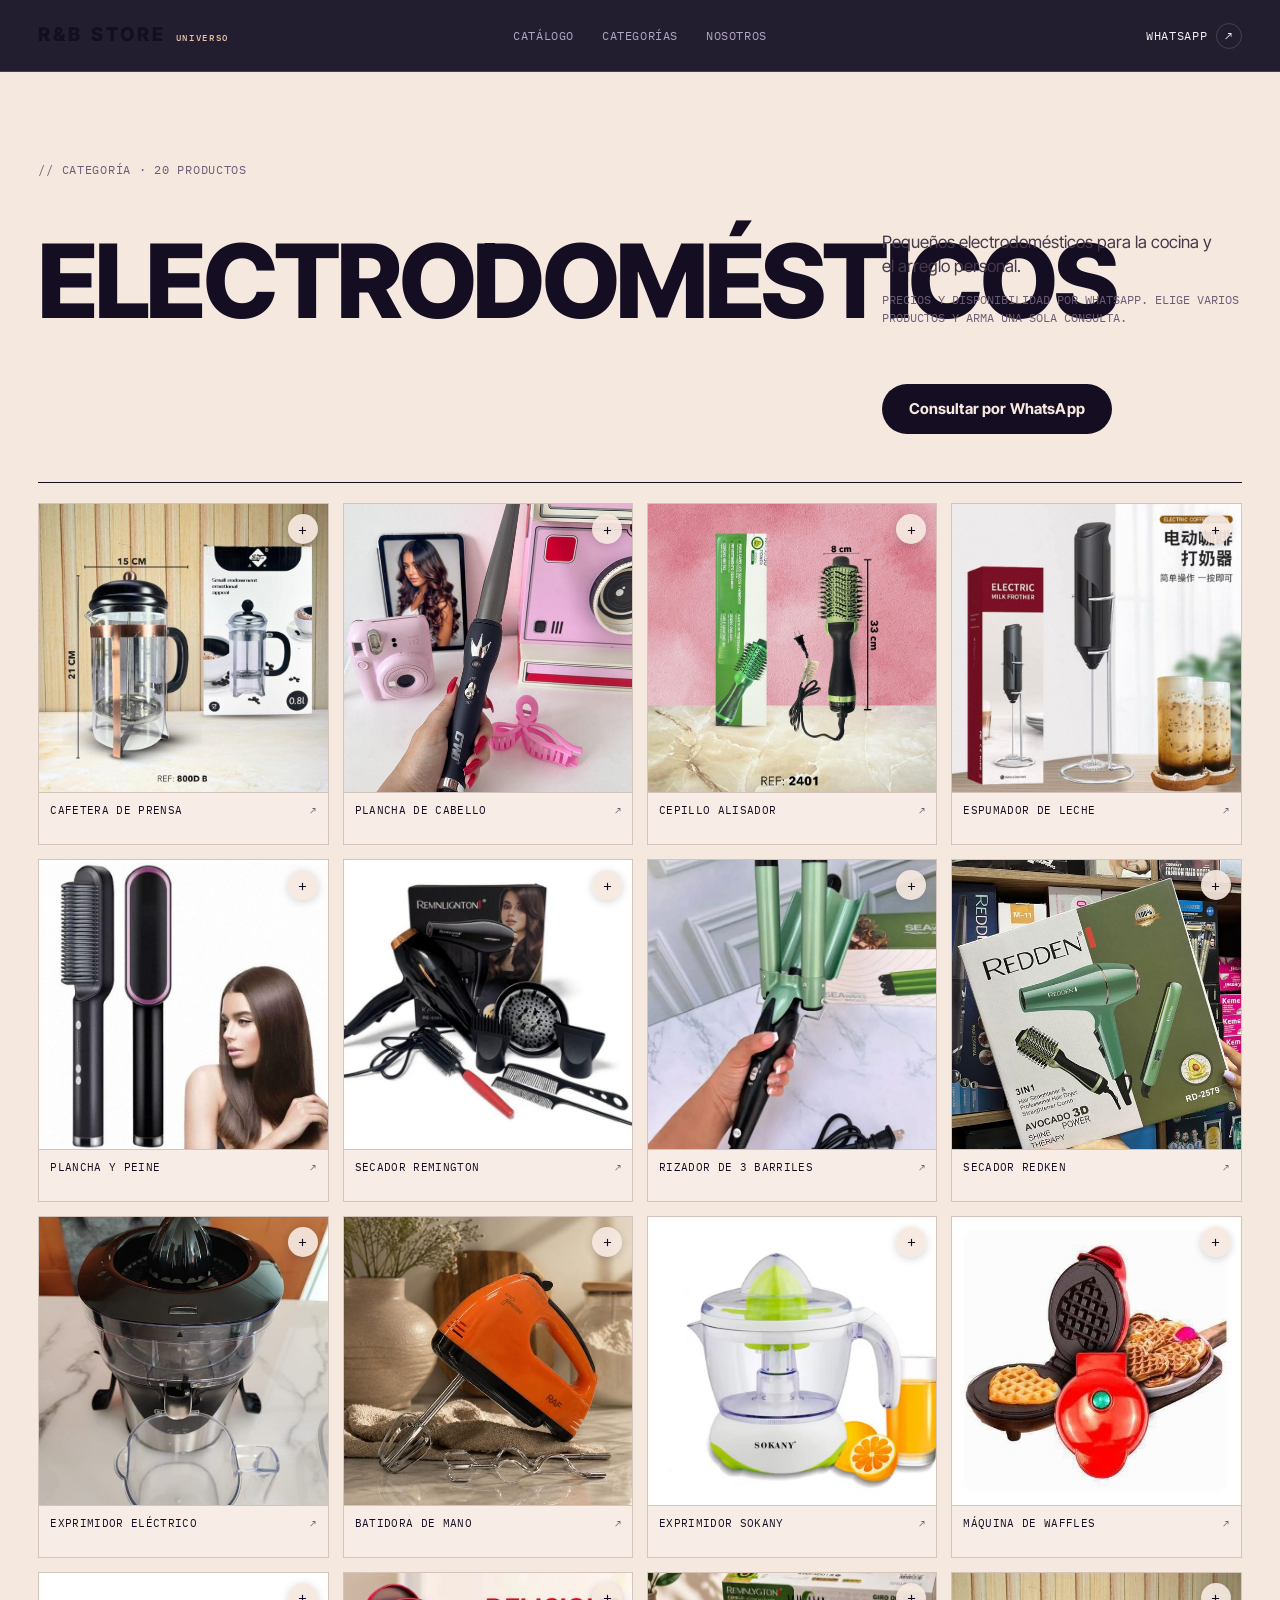
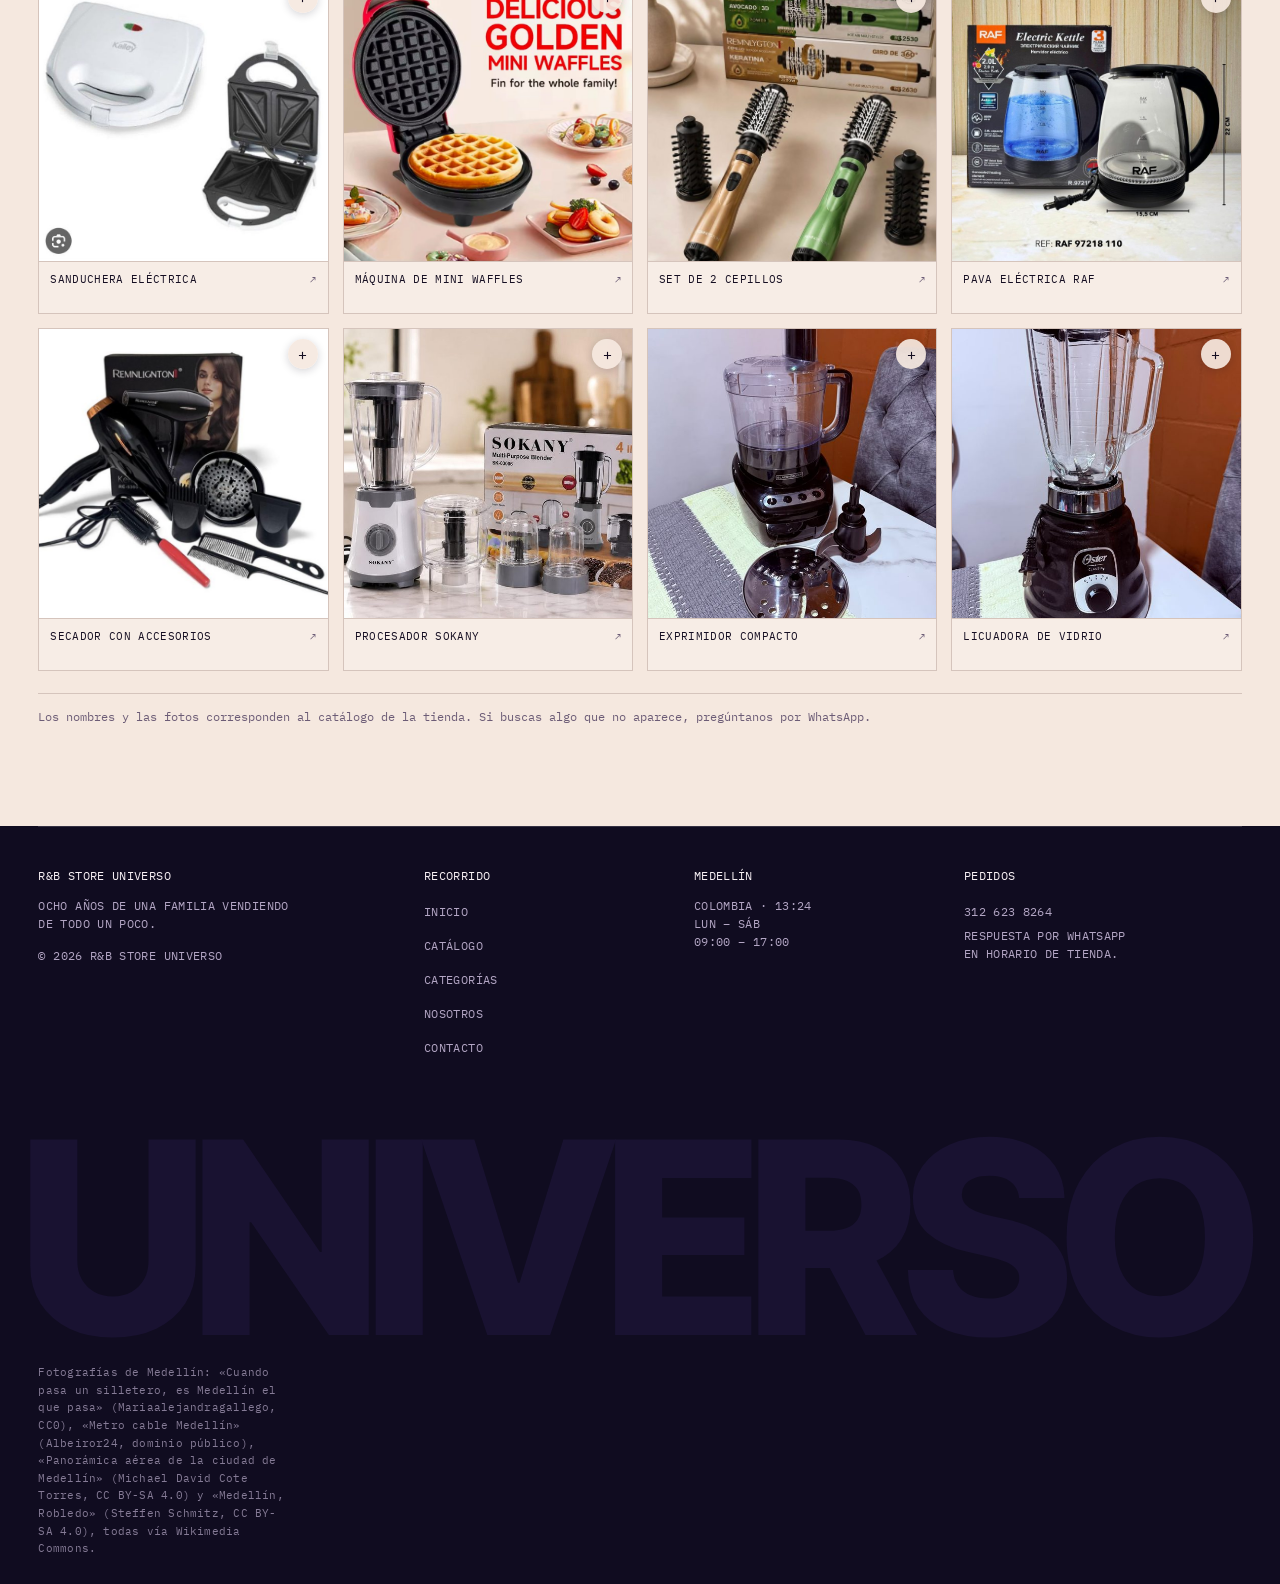
<file: electrodomesticos.html>
<!DOCTYPE html>
<html lang="es">
<head>
<meta charset="UTF-8">
<meta name="viewport" content="width=device-width, initial-scale=1.0">
<meta name="description" content="Electrodomésticos en R&amp;B Store Universo: Pequeños electrodomésticos para la cocina y el arreglo personal.">
<title>Electrodomésticos | R&amp;B Store Universo</title>
<link rel="icon" href="Img/favicon.png" type="image/png">
<link rel="preconnect" href="https://fonts.googleapis.com">
<link rel="preconnect" href="https://fonts.gstatic.com" crossorigin>
<link href="https://fonts.googleapis.com/css2?family=Inter+Tight:wght@400;500;600;700;800&family=IBM+Plex+Mono:wght@400;500&family=Mrs+Saint+Delafield&display=swap" rel="stylesheet">
<link rel="stylesheet" href="Css/estilos.css">
<script src="Js/script.js" defer></script>
</head>
<body class="cat-pagina">
<header class="nav">
  <div class="contenedor nav-fila">
    <a class="logo" href="index.html">R&amp;B Store <em>Universo</em></a>
    <nav class="nav-links" aria-label="Principal">
      <a href="index.html#catalogo">Catálogo</a>
      <a href="index.html#categorias">Categorías</a>
      <a href="index.html#nosotros">Nosotros</a>
    </nav>
    <div class="nav-der">
      <a class="nav-wa" href="https://wa.me/573126238264" data-whatsapp>WhatsApp <span aria-hidden="true">↗</span></a>
    </div>
  </div>
</header>
<main>
  <section class="cat-head">
    <div class="contenedor">
      <span class="etiqueta">// Categoría · 20 productos</span>
      <h1>Electrodomésticos</h1>
      <div>
        <p class="cat-line">Pequeños electrodomésticos para la cocina y el arreglo personal.</p>
        <p class="cat-note">Precios y disponibilidad por WhatsApp. Elige varios productos y arma una sola consulta.</p>
      </div>
      <a class="btn cat-btn" href="https://wa.me/573126238264" data-whatsapp>Consultar por WhatsApp</a>
    </div>
  </section>
  <section class="hoja" aria-label="Productos de Electrodomésticos">
    <div class="contenedor">
      <div class="sheet">
      <figure class="frame">
        <button class="frame-pick" type="button" aria-pressed="false" data-pick="Cafetera de prensa (Electrodomésticos)" aria-label="Añadir Cafetera de prensa a la consulta">
          <img src="Img/paginas/Electrodomesticos/producto-01.jpg" alt="Cafetera de prensa francesa de 800 ml con café." width="760" height="760" loading="lazy" decoding="async">
          <span class="frame-mark" aria-hidden="true"></span>
        </button>
        <figcaption><a href="https://wa.me/573126238264?text=Hola%2C%20quiero%20consultar%20por%3A%20Cafetera%20de%20prensa%20%28Electrodom%C3%A9sticos%29." data-whatsapp>Cafetera de prensa</a> <span aria-hidden="true">↗</span></figcaption>
      </figure>
      <figure class="frame">
        <button class="frame-pick" type="button" aria-pressed="false" data-pick="Plancha de cabello (Electrodomésticos)" aria-label="Añadir Plancha de cabello a la consulta">
          <img src="Img/paginas/Electrodomesticos/producto-02.jpg" alt="Plancha de cabello negra sostenida en la mano." width="570" height="760" loading="lazy" decoding="async">
          <span class="frame-mark" aria-hidden="true"></span>
        </button>
        <figcaption><a href="https://wa.me/573126238264?text=Hola%2C%20quiero%20consultar%20por%3A%20Plancha%20de%20cabello%20%28Electrodom%C3%A9sticos%29." data-whatsapp>Plancha de cabello</a> <span aria-hidden="true">↗</span></figcaption>
      </figure>
      <figure class="frame">
        <button class="frame-pick" type="button" aria-pressed="false" data-pick="Cepillo alisador (Electrodomésticos)" aria-label="Añadir Cepillo alisador a la consulta">
          <img src="Img/paginas/Electrodomesticos/producto-03.jpg" alt="Cepillo alisador eléctrico verde con caja." width="757" height="760" loading="lazy" decoding="async">
          <span class="frame-mark" aria-hidden="true"></span>
        </button>
        <figcaption><a href="https://wa.me/573126238264?text=Hola%2C%20quiero%20consultar%20por%3A%20Cepillo%20alisador%20%28Electrodom%C3%A9sticos%29." data-whatsapp>Cepillo alisador</a> <span aria-hidden="true">↗</span></figcaption>
      </figure>
      <figure class="frame">
        <button class="frame-pick" type="button" aria-pressed="false" data-pick="Espumador de leche (Electrodomésticos)" aria-label="Añadir Espumador de leche a la consulta">
          <img src="Img/paginas/Electrodomesticos/producto-04.jpg" alt="Espumador de leche eléctrico junto a un vaso de café." width="760" height="738" loading="lazy" decoding="async">
          <span class="frame-mark" aria-hidden="true"></span>
        </button>
        <figcaption><a href="https://wa.me/573126238264?text=Hola%2C%20quiero%20consultar%20por%3A%20Espumador%20de%20leche%20%28Electrodom%C3%A9sticos%29." data-whatsapp>Espumador de leche</a> <span aria-hidden="true">↗</span></figcaption>
      </figure>
      <figure class="frame">
        <button class="frame-pick" type="button" aria-pressed="false" data-pick="Plancha y peine (Electrodomésticos)" aria-label="Añadir Plancha y peine a la consulta">
          <img src="Img/paginas/Electrodomesticos/producto-05.jpg" alt="Plancha de cabello negra con peine y accesorios." width="760" height="732" loading="lazy" decoding="async">
          <span class="frame-mark" aria-hidden="true"></span>
        </button>
        <figcaption><a href="https://wa.me/573126238264?text=Hola%2C%20quiero%20consultar%20por%3A%20Plancha%20y%20peine%20%28Electrodom%C3%A9sticos%29." data-whatsapp>Plancha y peine</a> <span aria-hidden="true">↗</span></figcaption>
      </figure>
      <figure class="frame">
        <button class="frame-pick" type="button" aria-pressed="false" data-pick="Secador Remington (Electrodomésticos)" aria-label="Añadir Secador Remington a la consulta">
          <img src="Img/paginas/Electrodomesticos/producto-06.jpg" alt="Secador Remington negro con difusor y cepillos." width="760" height="624" loading="lazy" decoding="async">
          <span class="frame-mark" aria-hidden="true"></span>
        </button>
        <figcaption><a href="https://wa.me/573126238264?text=Hola%2C%20quiero%20consultar%20por%3A%20Secador%20Remington%20%28Electrodom%C3%A9sticos%29." data-whatsapp>Secador Remington</a> <span aria-hidden="true">↗</span></figcaption>
      </figure>
      <figure class="frame">
        <button class="frame-pick" type="button" aria-pressed="false" data-pick="Rizador de 3 barriles (Electrodomésticos)" aria-label="Añadir Rizador de 3 barriles a la consulta">
          <img src="Img/paginas/Electrodomesticos/producto-07.jpg" alt="Rizador de cabello verde de tres barriles." width="620" height="760" loading="lazy" decoding="async">
          <span class="frame-mark" aria-hidden="true"></span>
        </button>
        <figcaption><a href="https://wa.me/573126238264?text=Hola%2C%20quiero%20consultar%20por%3A%20Rizador%20de%203%20barriles%20%28Electrodom%C3%A9sticos%29." data-whatsapp>Rizador de 3 barriles</a> <span aria-hidden="true">↗</span></figcaption>
      </figure>
      <figure class="frame">
        <button class="frame-pick" type="button" aria-pressed="false" data-pick="Secador Redken (Electrodomésticos)" aria-label="Añadir Secador Redken a la consulta">
          <img src="Img/paginas/Electrodomesticos/producto-08.jpg" alt="Secador Redken verde en su empaque." width="570" height="760" loading="lazy" decoding="async">
          <span class="frame-mark" aria-hidden="true"></span>
        </button>
        <figcaption><a href="https://wa.me/573126238264?text=Hola%2C%20quiero%20consultar%20por%3A%20Secador%20Redken%20%28Electrodom%C3%A9sticos%29." data-whatsapp>Secador Redken</a> <span aria-hidden="true">↗</span></figcaption>
      </figure>
      <figure class="frame">
        <button class="frame-pick" type="button" aria-pressed="false" data-pick="Exprimidor eléctrico (Electrodomésticos)" aria-label="Añadir Exprimidor eléctrico a la consulta">
          <img src="Img/paginas/Electrodomesticos/producto-09.jpg" alt="Exprimidor eléctrico sobre una mesa de mármol." width="570" height="760" loading="lazy" decoding="async">
          <span class="frame-mark" aria-hidden="true"></span>
        </button>
        <figcaption><a href="https://wa.me/573126238264?text=Hola%2C%20quiero%20consultar%20por%3A%20Exprimidor%20el%C3%A9ctrico%20%28Electrodom%C3%A9sticos%29." data-whatsapp>Exprimidor eléctrico</a> <span aria-hidden="true">↗</span></figcaption>
      </figure>
      <figure class="frame">
        <button class="frame-pick" type="button" aria-pressed="false" data-pick="Batidora de mano (Electrodomésticos)" aria-label="Añadir Batidora de mano a la consulta">
          <img src="Img/paginas/Electrodomesticos/producto-10.jpg" alt="Batidora de mano naranja con base de apoyo." width="570" height="760" loading="lazy" decoding="async">
          <span class="frame-mark" aria-hidden="true"></span>
        </button>
        <figcaption><a href="https://wa.me/573126238264?text=Hola%2C%20quiero%20consultar%20por%3A%20Batidora%20de%20mano%20%28Electrodom%C3%A9sticos%29." data-whatsapp>Batidora de mano</a> <span aria-hidden="true">↗</span></figcaption>
      </figure>
      <figure class="frame">
        <button class="frame-pick" type="button" aria-pressed="false" data-pick="Exprimidor SOKANY (Electrodomésticos)" aria-label="Añadir Exprimidor SOKANY a la consulta">
          <img src="Img/paginas/Electrodomesticos/producto-11.jpg" alt="Exprimidor SOKANY con jarra y naranjas." width="760" height="743" loading="lazy" decoding="async">
          <span class="frame-mark" aria-hidden="true"></span>
        </button>
        <figcaption><a href="https://wa.me/573126238264?text=Hola%2C%20quiero%20consultar%20por%3A%20Exprimidor%20SOKANY%20%28Electrodom%C3%A9sticos%29." data-whatsapp>Exprimidor SOKANY</a> <span aria-hidden="true">↗</span></figcaption>
      </figure>
      <figure class="frame">
        <button class="frame-pick" type="button" aria-pressed="false" data-pick="Máquina de waffles (Electrodomésticos)" aria-label="Añadir Máquina de waffles a la consulta">
          <img src="Img/paginas/Electrodomesticos/producto-12.jpg" alt="Máquina de waffles roja con waffles recién hechos." width="500" height="496" loading="lazy" decoding="async">
          <span class="frame-mark" aria-hidden="true"></span>
        </button>
        <figcaption><a href="https://wa.me/573126238264?text=Hola%2C%20quiero%20consultar%20por%3A%20M%C3%A1quina%20de%20waffles%20%28Electrodom%C3%A9sticos%29." data-whatsapp>Máquina de waffles</a> <span aria-hidden="true">↗</span></figcaption>
      </figure>
      <figure class="frame">
        <button class="frame-pick" type="button" aria-pressed="false" data-pick="Sanduchera eléctrica (Electrodomésticos)" aria-label="Añadir Sanduchera eléctrica a la consulta">
          <img src="Img/paginas/Electrodomesticos/producto-13.jpg" alt="Sanduchera eléctrica blanca abierta." width="760" height="733" loading="lazy" decoding="async">
          <span class="frame-mark" aria-hidden="true"></span>
        </button>
        <figcaption><a href="https://wa.me/573126238264?text=Hola%2C%20quiero%20consultar%20por%3A%20Sanduchera%20el%C3%A9ctrica%20%28Electrodom%C3%A9sticos%29." data-whatsapp>Sanduchera eléctrica</a> <span aria-hidden="true">↗</span></figcaption>
      </figure>
      <figure class="frame">
        <button class="frame-pick" type="button" aria-pressed="false" data-pick="Máquina de mini waffles (Electrodomésticos)" aria-label="Añadir Máquina de mini waffles a la consulta">
          <img src="Img/paginas/Electrodomesticos/producto-14.jpg" alt="Máquina de mini waffles negra con plato servido." width="760" height="752" loading="lazy" decoding="async">
          <span class="frame-mark" aria-hidden="true"></span>
        </button>
        <figcaption><a href="https://wa.me/573126238264?text=Hola%2C%20quiero%20consultar%20por%3A%20M%C3%A1quina%20de%20mini%20waffles%20%28Electrodom%C3%A9sticos%29." data-whatsapp>Máquina de mini waffles</a> <span aria-hidden="true">↗</span></figcaption>
      </figure>
      <figure class="frame">
        <button class="frame-pick" type="button" aria-pressed="false" data-pick="Set de 2 cepillos (Electrodomésticos)" aria-label="Añadir Set de 2 cepillos a la consulta">
          <img src="Img/paginas/Electrodomesticos/producto-15.jpg" alt="Dos cepillos alisadores, uno dorado y uno verde." width="591" height="760" loading="lazy" decoding="async">
          <span class="frame-mark" aria-hidden="true"></span>
        </button>
        <figcaption><a href="https://wa.me/573126238264?text=Hola%2C%20quiero%20consultar%20por%3A%20Set%20de%202%20cepillos%20%28Electrodom%C3%A9sticos%29." data-whatsapp>Set de 2 cepillos</a> <span aria-hidden="true">↗</span></figcaption>
      </figure>
      <figure class="frame">
        <button class="frame-pick" type="button" aria-pressed="false" data-pick="Pava eléctrica RAF (Electrodomésticos)" aria-label="Añadir Pava eléctrica RAF a la consulta">
          <img src="Img/paginas/Electrodomesticos/producto-16.jpg" alt="Pava eléctrica RAF de 2 litros con base." width="760" height="760" loading="lazy" decoding="async">
          <span class="frame-mark" aria-hidden="true"></span>
        </button>
        <figcaption><a href="https://wa.me/573126238264?text=Hola%2C%20quiero%20consultar%20por%3A%20Pava%20el%C3%A9ctrica%20RAF%20%28Electrodom%C3%A9sticos%29." data-whatsapp>Pava eléctrica RAF</a> <span aria-hidden="true">↗</span></figcaption>
      </figure>
      <figure class="frame">
        <button class="frame-pick" type="button" aria-pressed="false" data-pick="Secador con accesorios (Electrodomésticos)" aria-label="Añadir Secador con accesorios a la consulta">
          <img src="Img/paginas/Electrodomesticos/producto-17.jpg" alt="Secador Remington con cepillo y peine sobre fondo blanco." width="760" height="624" loading="lazy" decoding="async">
          <span class="frame-mark" aria-hidden="true"></span>
        </button>
        <figcaption><a href="https://wa.me/573126238264?text=Hola%2C%20quiero%20consultar%20por%3A%20Secador%20con%20accesorios%20%28Electrodom%C3%A9sticos%29." data-whatsapp>Secador con accesorios</a> <span aria-hidden="true">↗</span></figcaption>
      </figure>
      <figure class="frame">
        <button class="frame-pick" type="button" aria-pressed="false" data-pick="Procesador SOKANY (Electrodomésticos)" aria-label="Añadir Procesador SOKANY a la consulta">
          <img src="Img/paginas/Electrodomesticos/producto-18.jpg" alt="Procesador de alimentos SOKANY de 4 en 1." width="760" height="570" loading="lazy" decoding="async">
          <span class="frame-mark" aria-hidden="true"></span>
        </button>
        <figcaption><a href="https://wa.me/573126238264?text=Hola%2C%20quiero%20consultar%20por%3A%20Procesador%20SOKANY%20%28Electrodom%C3%A9sticos%29." data-whatsapp>Procesador SOKANY</a> <span aria-hidden="true">↗</span></figcaption>
      </figure>
      <figure class="frame">
        <button class="frame-pick" type="button" aria-pressed="false" data-pick="Exprimidor compacto (Electrodomésticos)" aria-label="Añadir Exprimidor compacto a la consulta">
          <img src="Img/paginas/Electrodomesticos/producto-19.jpg" alt="Exprimidor compacto con vaso y tapa." width="570" height="760" loading="lazy" decoding="async">
          <span class="frame-mark" aria-hidden="true"></span>
        </button>
        <figcaption><a href="https://wa.me/573126238264?text=Hola%2C%20quiero%20consultar%20por%3A%20Exprimidor%20compacto%20%28Electrodom%C3%A9sticos%29." data-whatsapp>Exprimidor compacto</a> <span aria-hidden="true">↗</span></figcaption>
      </figure>
      <figure class="frame">
        <button class="frame-pick" type="button" aria-pressed="false" data-pick="Licuadora de vidrio (Electrodomésticos)" aria-label="Añadir Licuadora de vidrio a la consulta">
          <img src="Img/paginas/Electrodomesticos/producto-20.jpg" alt="Licuadora Oster con vaso de vidrio sobre una mesa." width="570" height="760" loading="lazy" decoding="async">
          <span class="frame-mark" aria-hidden="true"></span>
        </button>
        <figcaption><a href="https://wa.me/573126238264?text=Hola%2C%20quiero%20consultar%20por%3A%20Licuadora%20de%20vidrio%20%28Electrodom%C3%A9sticos%29." data-whatsapp>Licuadora de vidrio</a> <span aria-hidden="true">↗</span></figcaption>
      </figure>
      </div>
      <p class="nota-precios">Los nombres y las fotos corresponden al catálogo de la tienda. Si buscas algo que no aparece, pregúntanos por WhatsApp.</p>
    </div>
  </section>
</main>
<div class="picks" data-picks hidden>
  <p class="picks-count"><strong data-pick-count>0</strong> productos elegidos</p>
  <button class="picks-clear" type="button" data-pick-clear>Limpiar</button>
  <a class="btn btn-rosa" data-pick-send href="https://wa.me/573126238264">Pedir por WhatsApp</a>
</div>
<footer class="pie">
  <div class="contenedor">
    <div class="pie-grid">
      <div>
        <h3>R&amp;B Store Universo</h3>
        <p>Ocho años de una familia vendiendo de todo un poco.</p>
        <p style="margin-top:14px">© <span data-year>2026</span> R&amp;B Store Universo</p>
      </div>
      <nav aria-label="Pie de página">
        <h3>Recorrido</h3>
        <ul>
          <li><a href="index.html">Inicio</a></li>
          <li><a href="index.html#catalogo">Catálogo</a></li>
          <li><a href="index.html#categorias">Categorías</a></li>
          <li><a href="index.html#nosotros">Nosotros</a></li>
          <li><a href="index.html#contacto">Contacto</a></li>
        </ul>
      </nav>
      <div>
        <h3>Medellín</h3>
        <p>Colombia · <span data-clock>--:--</span></p>
        <p>Lun – Sáb<br>09:00 – 17:00</p>
      </div>
      <div>
        <h3>Pedidos</h3>
        <p><a href="https://wa.me/573126238264" data-whatsapp>312 623 8264</a></p>
        <p>Respuesta por WhatsApp<br>en horario de tienda.</p>
      </div>
    </div>
    <span class="pie-word" aria-hidden="true">Universo</span>
    <p class="creditos">Fotografías de Medellín: «Cuando pasa un silletero, es Medellín el que pasa» (Mariaalejandragallego, CC0), «Metro cable Medellín» (Albeiror24, dominio público), «Panorámica aérea de la ciudad de Medellín» (Michael David Cote Torres, CC BY-SA 4.0) y «Medellín, Robledo» (Steffen Schmitz, CC BY-SA 4.0), todas vía Wikimedia Commons.</p>
  </div>
</footer>

</body>
</html>
</file>
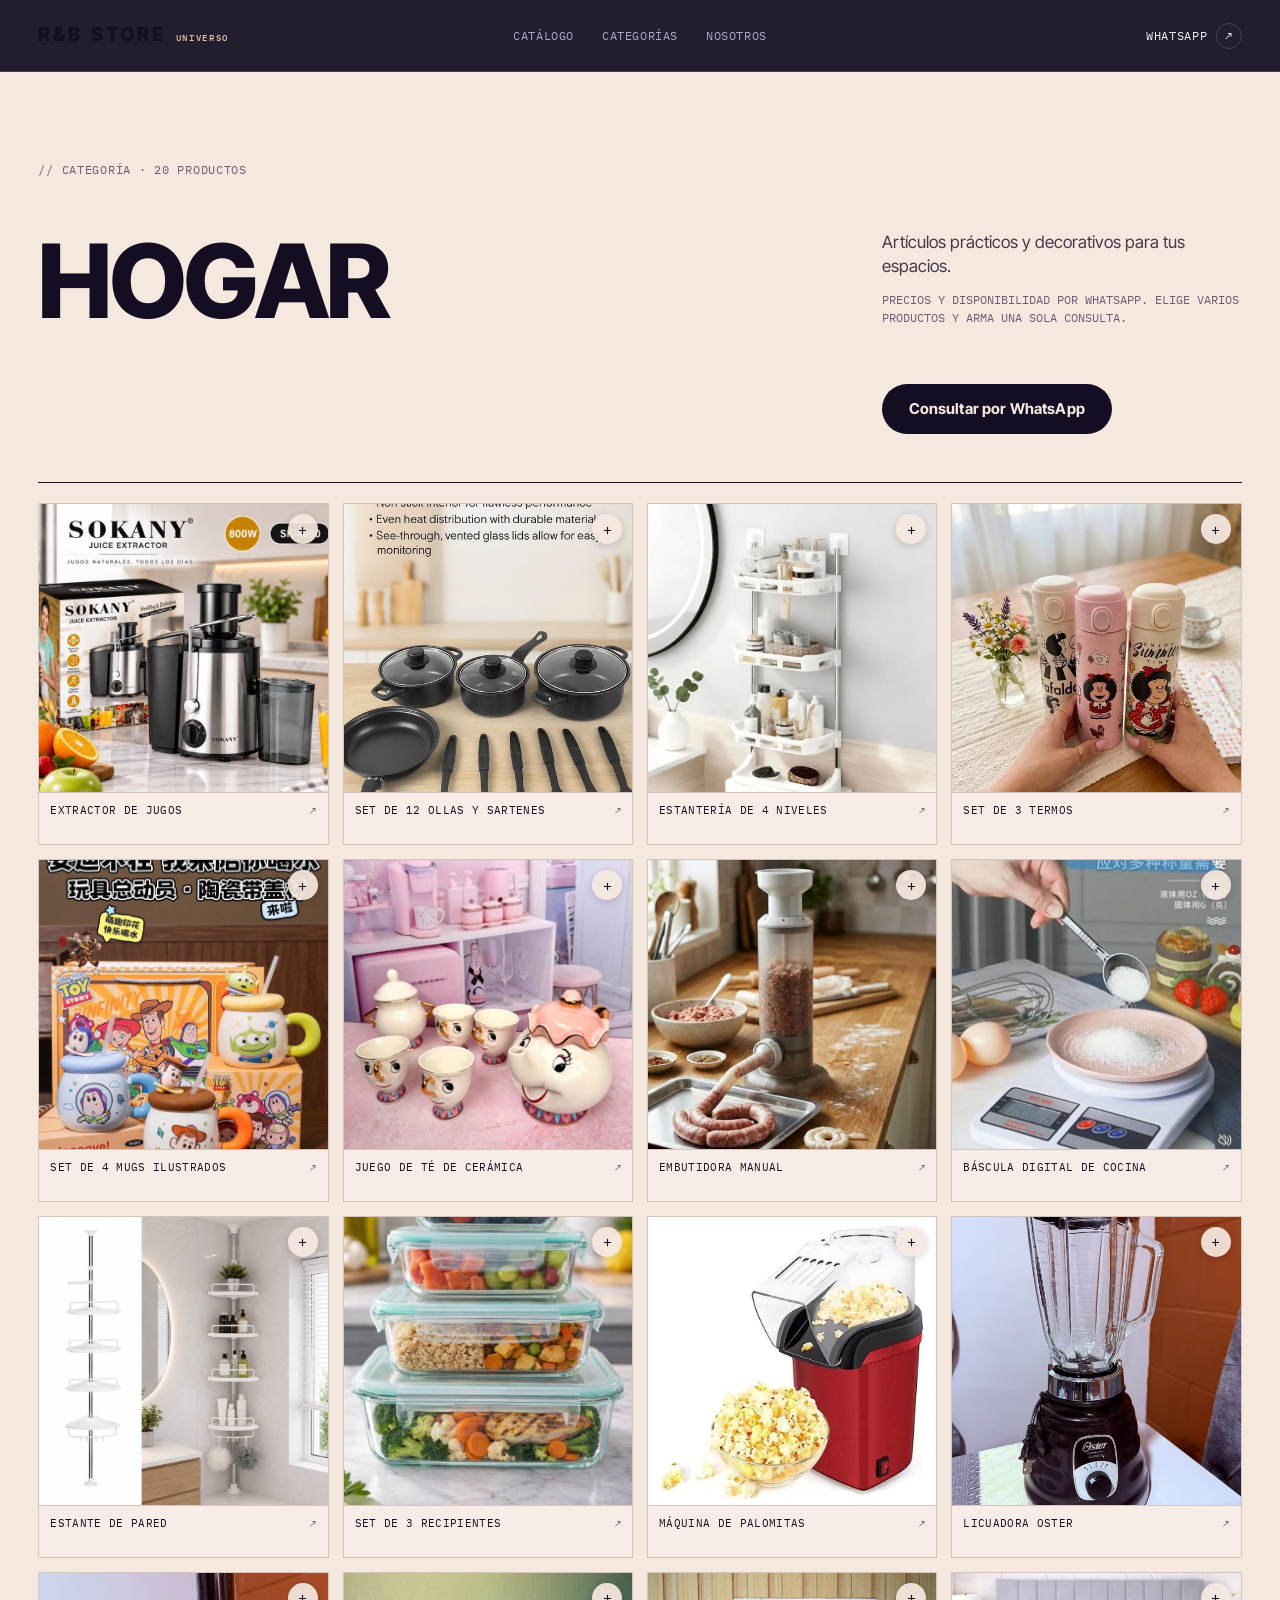
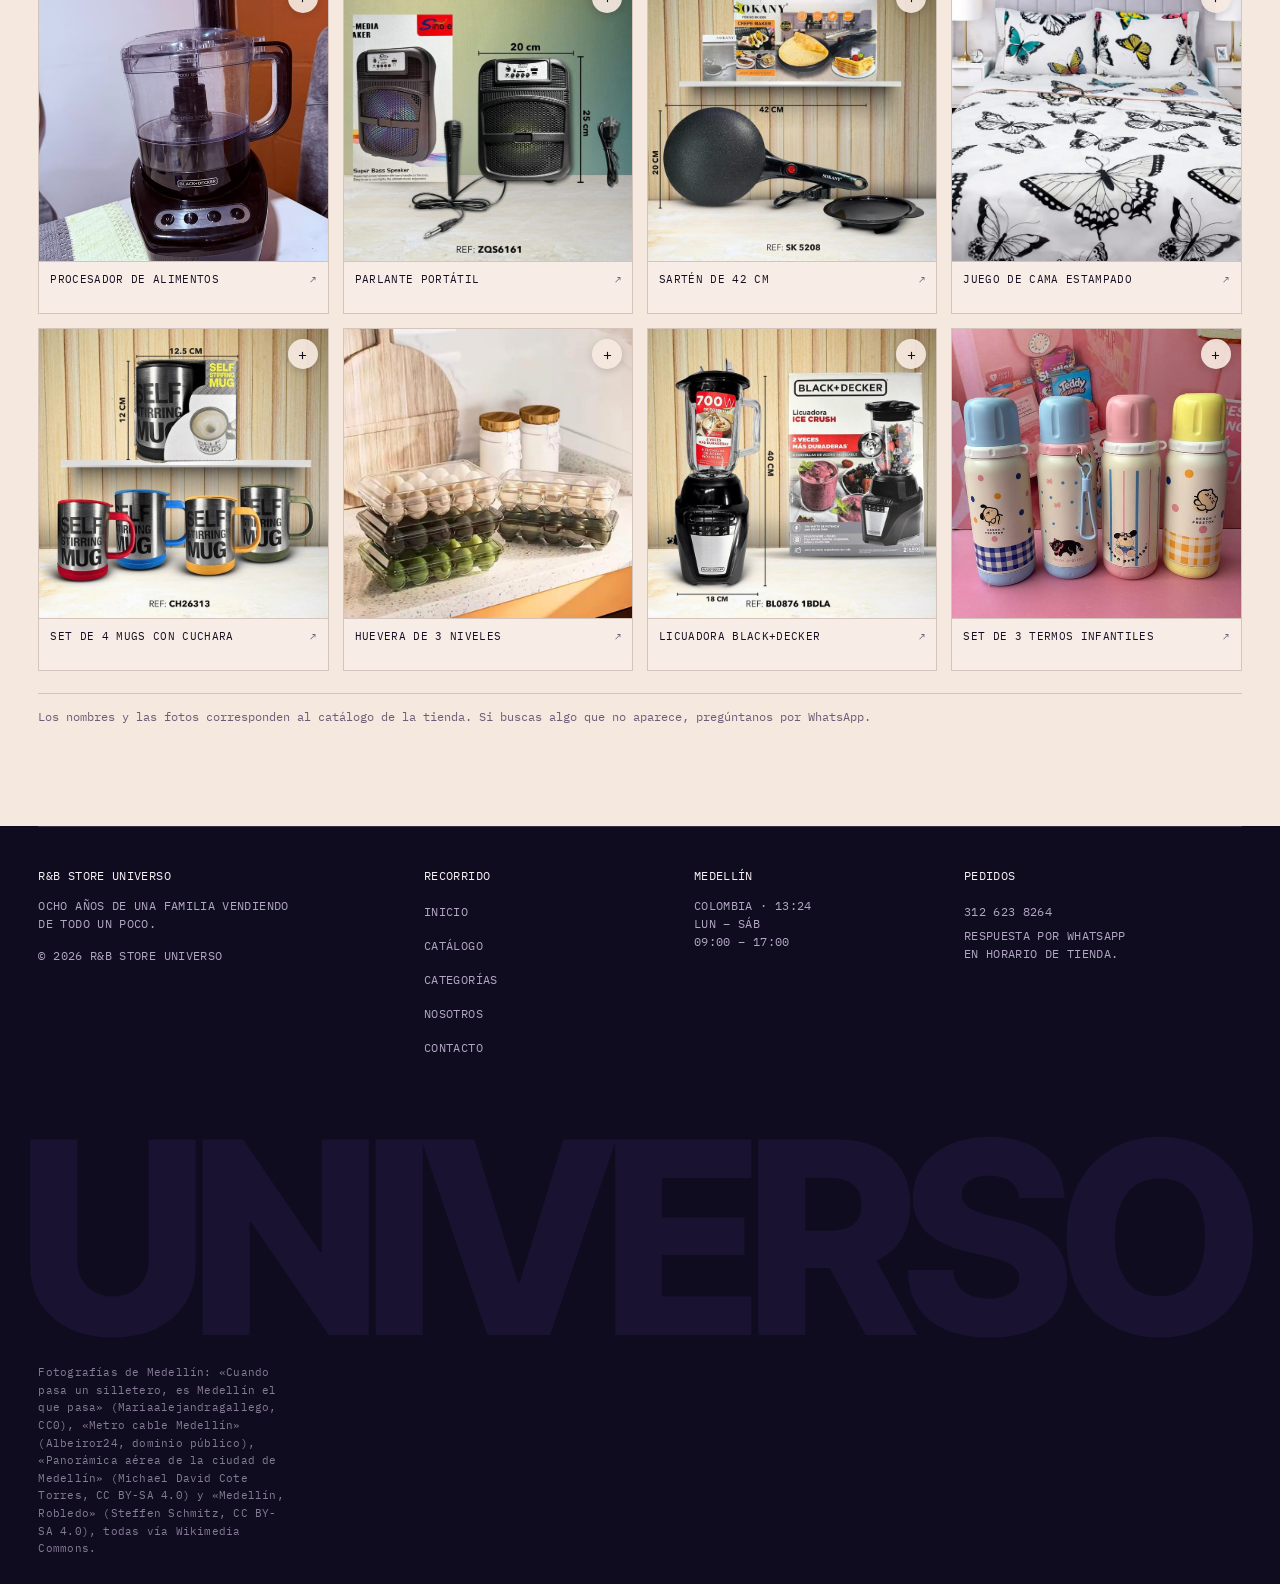
<file: hogar.html>
<!DOCTYPE html>
<html lang="es">
<head>
<meta charset="UTF-8">
<meta name="viewport" content="width=device-width, initial-scale=1.0">
<meta name="description" content="Hogar en R&amp;B Store Universo: Artículos prácticos y decorativos para tus espacios.">
<title>Hogar | R&amp;B Store Universo</title>
<link rel="icon" href="Img/favicon.png" type="image/png">
<link rel="preconnect" href="https://fonts.googleapis.com">
<link rel="preconnect" href="https://fonts.gstatic.com" crossorigin>
<link href="https://fonts.googleapis.com/css2?family=Inter+Tight:wght@400;500;600;700;800&family=IBM+Plex+Mono:wght@400;500&family=Mrs+Saint+Delafield&display=swap" rel="stylesheet">
<link rel="stylesheet" href="Css/estilos.css">
<script src="Js/script.js" defer></script>
</head>
<body class="cat-pagina">
<header class="nav">
  <div class="contenedor nav-fila">
    <a class="logo" href="index.html">R&amp;B Store <em>Universo</em></a>
    <nav class="nav-links" aria-label="Principal">
      <a href="index.html#catalogo">Catálogo</a>
      <a href="index.html#categorias">Categorías</a>
      <a href="index.html#nosotros">Nosotros</a>
    </nav>
    <div class="nav-der">
      <a class="nav-wa" href="https://wa.me/573126238264" data-whatsapp>WhatsApp <span aria-hidden="true">↗</span></a>
    </div>
  </div>
</header>
<main>
  <section class="cat-head">
    <div class="contenedor">
      <span class="etiqueta">// Categoría · 20 productos</span>
      <h1>Hogar</h1>
      <div>
        <p class="cat-line">Artículos prácticos y decorativos para tus espacios.</p>
        <p class="cat-note">Precios y disponibilidad por WhatsApp. Elige varios productos y arma una sola consulta.</p>
      </div>
      <a class="btn cat-btn" href="https://wa.me/573126238264" data-whatsapp>Consultar por WhatsApp</a>
    </div>
  </section>
  <section class="hoja" aria-label="Productos de Hogar">
    <div class="contenedor">
      <div class="sheet">
      <figure class="frame">
        <button class="frame-pick" type="button" aria-pressed="false" data-pick="Extractor de jugos (Hogar)" aria-label="Añadir Extractor de jugos a la consulta">
          <img src="Img/paginas/Hogar/producto-01.jpg" alt="Extractor de jugos SOKANY de 800 W junto a naranjas partidas." width="760" height="694" loading="lazy" decoding="async">
          <span class="frame-mark" aria-hidden="true"></span>
        </button>
        <figcaption><a href="https://wa.me/573126238264?text=Hola%2C%20quiero%20consultar%20por%3A%20Extractor%20de%20jugos%20%28Hogar%29." data-whatsapp>Extractor de jugos</a> <span aria-hidden="true">↗</span></figcaption>
      </figure>
      <figure class="frame">
        <button class="frame-pick" type="button" aria-pressed="false" data-pick="Set de 12 ollas y sartenes (Hogar)" aria-label="Añadir Set de 12 ollas y sartenes a la consulta">
          <img src="Img/paginas/Hogar/producto-02.jpg" alt="Doce ollas, sartenes y utensilios antiadherentes ordenados sobre una mesa." width="506" height="760" loading="lazy" decoding="async">
          <span class="frame-mark" aria-hidden="true"></span>
        </button>
        <figcaption><a href="https://wa.me/573126238264?text=Hola%2C%20quiero%20consultar%20por%3A%20Set%20de%2012%20ollas%20y%20sartenes%20%28Hogar%29." data-whatsapp>Set de 12 ollas y sartenes</a> <span aria-hidden="true">↗</span></figcaption>
      </figure>
      <figure class="frame">
        <button class="frame-pick" type="button" aria-pressed="false" data-pick="Estantería de 4 niveles (Hogar)" aria-label="Añadir Estantería de 4 niveles a la consulta">
          <img src="Img/paginas/Hogar/producto-03.jpg" alt="Estantería blanca de cuatro niveles con frascos y plantas." width="760" height="724" loading="lazy" decoding="async">
          <span class="frame-mark" aria-hidden="true"></span>
        </button>
        <figcaption><a href="https://wa.me/573126238264?text=Hola%2C%20quiero%20consultar%20por%3A%20Estanter%C3%ADa%20de%204%20niveles%20%28Hogar%29." data-whatsapp>Estantería de 4 niveles</a> <span aria-hidden="true">↗</span></figcaption>
      </figure>
      <figure class="frame">
        <button class="frame-pick" type="button" aria-pressed="false" data-pick="Set de 3 termos (Hogar)" aria-label="Añadir Set de 3 termos a la consulta">
          <img src="Img/paginas/Hogar/producto-04.jpg" alt="Tres termos de acero en rosa, verde y blanco sostenidos en la mano." width="570" height="760" loading="lazy" decoding="async">
          <span class="frame-mark" aria-hidden="true"></span>
        </button>
        <figcaption><a href="https://wa.me/573126238264?text=Hola%2C%20quiero%20consultar%20por%3A%20Set%20de%203%20termos%20%28Hogar%29." data-whatsapp>Set de 3 termos</a> <span aria-hidden="true">↗</span></figcaption>
      </figure>
      <figure class="frame">
        <button class="frame-pick" type="button" aria-pressed="false" data-pick="Set de 4 mugs ilustrados (Hogar)" aria-label="Añadir Set de 4 mugs ilustrados a la consulta">
          <img src="Img/paginas/Hogar/producto-05.jpg" alt="Cuatro mugs con personajes animados sobre una mesa." width="587" height="760" loading="lazy" decoding="async">
          <span class="frame-mark" aria-hidden="true"></span>
        </button>
        <figcaption><a href="https://wa.me/573126238264?text=Hola%2C%20quiero%20consultar%20por%3A%20Set%20de%204%20mugs%20ilustrados%20%28Hogar%29." data-whatsapp>Set de 4 mugs ilustrados</a> <span aria-hidden="true">↗</span></figcaption>
      </figure>
      <figure class="frame">
        <button class="frame-pick" type="button" aria-pressed="false" data-pick="Juego de té de cerámica (Hogar)" aria-label="Añadir Juego de té de cerámica a la consulta">
          <img src="Img/paginas/Hogar/producto-06.jpg" alt="Juego de té de cerámica con tetera y tazas sobre una mesa rosada." width="644" height="760" loading="lazy" decoding="async">
          <span class="frame-mark" aria-hidden="true"></span>
        </button>
        <figcaption><a href="https://wa.me/573126238264?text=Hola%2C%20quiero%20consultar%20por%3A%20Juego%20de%20t%C3%A9%20de%20cer%C3%A1mica%20%28Hogar%29." data-whatsapp>Juego de té de cerámica</a> <span aria-hidden="true">↗</span></figcaption>
      </figure>
      <figure class="frame">
        <button class="frame-pick" type="button" aria-pressed="false" data-pick="Embutidora manual (Hogar)" aria-label="Añadir Embutidora manual a la consulta">
          <img src="Img/paginas/Hogar/producto-07.jpg" alt="Embutidora manual de metal armando chorizos en una cocina." width="760" height="756" loading="lazy" decoding="async">
          <span class="frame-mark" aria-hidden="true"></span>
        </button>
        <figcaption><a href="https://wa.me/573126238264?text=Hola%2C%20quiero%20consultar%20por%3A%20Embutidora%20manual%20%28Hogar%29." data-whatsapp>Embutidora manual</a> <span aria-hidden="true">↗</span></figcaption>
      </figure>
      <figure class="frame">
        <button class="frame-pick" type="button" aria-pressed="false" data-pick="Báscula digital de cocina (Hogar)" aria-label="Añadir Báscula digital de cocina a la consulta">
          <img src="Img/paginas/Hogar/producto-08.jpg" alt="Báscula digital con un bol de harina y huevos." width="582" height="760" loading="lazy" decoding="async">
          <span class="frame-mark" aria-hidden="true"></span>
        </button>
        <figcaption><a href="https://wa.me/573126238264?text=Hola%2C%20quiero%20consultar%20por%3A%20B%C3%A1scula%20digital%20de%20cocina%20%28Hogar%29." data-whatsapp>Báscula digital de cocina</a> <span aria-hidden="true">↗</span></figcaption>
      </figure>
      <figure class="frame">
        <button class="frame-pick" type="button" aria-pressed="false" data-pick="Estante de pared (Hogar)" aria-label="Añadir Estante de pared a la consulta">
          <img src="Img/paginas/Hogar/producto-09.jpg" alt="Estante de pared con repisas y frascos frente a un espejo." width="760" height="760" loading="lazy" decoding="async">
          <span class="frame-mark" aria-hidden="true"></span>
        </button>
        <figcaption><a href="https://wa.me/573126238264?text=Hola%2C%20quiero%20consultar%20por%3A%20Estante%20de%20pared%20%28Hogar%29." data-whatsapp>Estante de pared</a> <span aria-hidden="true">↗</span></figcaption>
      </figure>
      <figure class="frame">
        <button class="frame-pick" type="button" aria-pressed="false" data-pick="Set de 3 recipientes (Hogar)" aria-label="Añadir Set de 3 recipientes a la consulta">
          <img src="Img/paginas/Hogar/producto-10.jpg" alt="Tres recipientes herméticos apilados con frutas y granos." width="760" height="644" loading="lazy" decoding="async">
          <span class="frame-mark" aria-hidden="true"></span>
        </button>
        <figcaption><a href="https://wa.me/573126238264?text=Hola%2C%20quiero%20consultar%20por%3A%20Set%20de%203%20recipientes%20%28Hogar%29." data-whatsapp>Set de 3 recipientes</a> <span aria-hidden="true">↗</span></figcaption>
      </figure>
      <figure class="frame">
        <button class="frame-pick" type="button" aria-pressed="false" data-pick="Máquina de palomitas (Hogar)" aria-label="Añadir Máquina de palomitas a la consulta">
          <img src="Img/paginas/Hogar/producto-11.jpg" alt="Máquina de palomitas roja con crispetas recién hechas." width="752" height="760" loading="lazy" decoding="async">
          <span class="frame-mark" aria-hidden="true"></span>
        </button>
        <figcaption><a href="https://wa.me/573126238264?text=Hola%2C%20quiero%20consultar%20por%3A%20M%C3%A1quina%20de%20palomitas%20%28Hogar%29." data-whatsapp>Máquina de palomitas</a> <span aria-hidden="true">↗</span></figcaption>
      </figure>
      <figure class="frame">
        <button class="frame-pick" type="button" aria-pressed="false" data-pick="Licuadora Oster (Hogar)" aria-label="Añadir Licuadora Oster a la consulta">
          <img src="Img/paginas/Hogar/producto-12.jpg" alt="Licuadora Oster negra con vaso de vidrio sobre una mesa verde." width="570" height="760" loading="lazy" decoding="async">
          <span class="frame-mark" aria-hidden="true"></span>
        </button>
        <figcaption><a href="https://wa.me/573126238264?text=Hola%2C%20quiero%20consultar%20por%3A%20Licuadora%20Oster%20%28Hogar%29." data-whatsapp>Licuadora Oster</a> <span aria-hidden="true">↗</span></figcaption>
      </figure>
      <figure class="frame">
        <button class="frame-pick" type="button" aria-pressed="false" data-pick="Procesador de alimentos (Hogar)" aria-label="Añadir Procesador de alimentos a la consulta">
          <img src="Img/paginas/Hogar/producto-13.jpg" alt="Procesador de alimentos negro con cuchillas y bowl." width="570" height="760" loading="lazy" decoding="async">
          <span class="frame-mark" aria-hidden="true"></span>
        </button>
        <figcaption><a href="https://wa.me/573126238264?text=Hola%2C%20quiero%20consultar%20por%3A%20Procesador%20de%20alimentos%20%28Hogar%29." data-whatsapp>Procesador de alimentos</a> <span aria-hidden="true">↗</span></figcaption>
      </figure>
      <figure class="frame">
        <button class="frame-pick" type="button" aria-pressed="false" data-pick="Parlante portátil (Hogar)" aria-label="Añadir Parlante portátil a la consulta">
          <img src="Img/paginas/Hogar/producto-14.jpg" alt="Parlante portátil con micrófono y correa sobre un fondo verde." width="760" height="721" loading="lazy" decoding="async">
          <span class="frame-mark" aria-hidden="true"></span>
        </button>
        <figcaption><a href="https://wa.me/573126238264?text=Hola%2C%20quiero%20consultar%20por%3A%20Parlante%20port%C3%A1til%20%28Hogar%29." data-whatsapp>Parlante portátil</a> <span aria-hidden="true">↗</span></figcaption>
      </figure>
      <figure class="frame">
        <button class="frame-pick" type="button" aria-pressed="false" data-pick="Sartén de 42 cm (Hogar)" aria-label="Añadir Sartén de 42 cm a la consulta">
          <img src="Img/paginas/Hogar/producto-15.jpg" alt="Sartén antiadherente negra de 42 cm con su tapa." width="760" height="760" loading="lazy" decoding="async">
          <span class="frame-mark" aria-hidden="true"></span>
        </button>
        <figcaption><a href="https://wa.me/573126238264?text=Hola%2C%20quiero%20consultar%20por%3A%20Sart%C3%A9n%20de%2042%20cm%20%28Hogar%29." data-whatsapp>Sartén de 42 cm</a> <span aria-hidden="true">↗</span></figcaption>
      </figure>
      <figure class="frame">
        <button class="frame-pick" type="button" aria-pressed="false" data-pick="Juego de cama estampado (Hogar)" aria-label="Añadir Juego de cama estampado a la consulta">
          <img src="Img/paginas/Hogar/producto-16.jpg" alt="Cama tendida con cobija de mariposas y fundas a juego." width="760" height="639" loading="lazy" decoding="async">
          <span class="frame-mark" aria-hidden="true"></span>
        </button>
        <figcaption><a href="https://wa.me/573126238264?text=Hola%2C%20quiero%20consultar%20por%3A%20Juego%20de%20cama%20estampado%20%28Hogar%29." data-whatsapp>Juego de cama estampado</a> <span aria-hidden="true">↗</span></figcaption>
      </figure>
      <figure class="frame">
        <button class="frame-pick" type="button" aria-pressed="false" data-pick="Set de 4 mugs con cuchara (Hogar)" aria-label="Añadir Set de 4 mugs con cuchara a la consulta">
          <img src="Img/paginas/Hogar/producto-17.jpg" alt="Cuatro mugs metálicos con cuchara integrada sobre un estante." width="760" height="760" loading="lazy" decoding="async">
          <span class="frame-mark" aria-hidden="true"></span>
        </button>
        <figcaption><a href="https://wa.me/573126238264?text=Hola%2C%20quiero%20consultar%20por%3A%20Set%20de%204%20mugs%20con%20cuchara%20%28Hogar%29." data-whatsapp>Set de 4 mugs con cuchara</a> <span aria-hidden="true">↗</span></figcaption>
      </figure>
      <figure class="frame">
        <button class="frame-pick" type="button" aria-pressed="false" data-pick="Huevera de 3 niveles (Hogar)" aria-label="Añadir Huevera de 3 niveles a la consulta">
          <img src="Img/paginas/Hogar/producto-18.jpg" alt="Huevera plástica apilable con tres niveles de huevos." width="760" height="748" loading="lazy" decoding="async">
          <span class="frame-mark" aria-hidden="true"></span>
        </button>
        <figcaption><a href="https://wa.me/573126238264?text=Hola%2C%20quiero%20consultar%20por%3A%20Huevera%20de%203%20niveles%20%28Hogar%29." data-whatsapp>Huevera de 3 niveles</a> <span aria-hidden="true">↗</span></figcaption>
      </figure>
      <figure class="frame">
        <button class="frame-pick" type="button" aria-pressed="false" data-pick="Licuadora Black+Decker (Hogar)" aria-label="Añadir Licuadora Black+Decker a la consulta">
          <img src="Img/paginas/Hogar/producto-19.jpg" alt="Licuadora Black+Decker de 700 W con recetario al lado." width="760" height="760" loading="lazy" decoding="async">
          <span class="frame-mark" aria-hidden="true"></span>
        </button>
        <figcaption><a href="https://wa.me/573126238264?text=Hola%2C%20quiero%20consultar%20por%3A%20Licuadora%20Black%2BDecker%20%28Hogar%29." data-whatsapp>Licuadora Black+Decker</a> <span aria-hidden="true">↗</span></figcaption>
      </figure>
      <figure class="frame">
        <button class="frame-pick" type="button" aria-pressed="false" data-pick="Set de 3 termos infantiles (Hogar)" aria-label="Añadir Set de 3 termos infantiles a la consulta">
          <img src="Img/paginas/Hogar/producto-20.jpg" alt="Tres termos infantiles de colores con tapa." width="570" height="760" loading="lazy" decoding="async">
          <span class="frame-mark" aria-hidden="true"></span>
        </button>
        <figcaption><a href="https://wa.me/573126238264?text=Hola%2C%20quiero%20consultar%20por%3A%20Set%20de%203%20termos%20infantiles%20%28Hogar%29." data-whatsapp>Set de 3 termos infantiles</a> <span aria-hidden="true">↗</span></figcaption>
      </figure>
      </div>
      <p class="nota-precios">Los nombres y las fotos corresponden al catálogo de la tienda. Si buscas algo que no aparece, pregúntanos por WhatsApp.</p>
    </div>
  </section>
</main>
<div class="picks" data-picks hidden>
  <p class="picks-count"><strong data-pick-count>0</strong> productos elegidos</p>
  <button class="picks-clear" type="button" data-pick-clear>Limpiar</button>
  <a class="btn btn-rosa" data-pick-send href="https://wa.me/573126238264">Pedir por WhatsApp</a>
</div>
<footer class="pie">
  <div class="contenedor">
    <div class="pie-grid">
      <div>
        <h3>R&amp;B Store Universo</h3>
        <p>Ocho años de una familia vendiendo de todo un poco.</p>
        <p style="margin-top:14px">© <span data-year>2026</span> R&amp;B Store Universo</p>
      </div>
      <nav aria-label="Pie de página">
        <h3>Recorrido</h3>
        <ul>
          <li><a href="index.html">Inicio</a></li>
          <li><a href="index.html#catalogo">Catálogo</a></li>
          <li><a href="index.html#categorias">Categorías</a></li>
          <li><a href="index.html#nosotros">Nosotros</a></li>
          <li><a href="index.html#contacto">Contacto</a></li>
        </ul>
      </nav>
      <div>
        <h3>Medellín</h3>
        <p>Colombia · <span data-clock>--:--</span></p>
        <p>Lun – Sáb<br>09:00 – 17:00</p>
      </div>
      <div>
        <h3>Pedidos</h3>
        <p><a href="https://wa.me/573126238264" data-whatsapp>312 623 8264</a></p>
        <p>Respuesta por WhatsApp<br>en horario de tienda.</p>
      </div>
    </div>
    <span class="pie-word" aria-hidden="true">Universo</span>
    <p class="creditos">Fotografías de Medellín: «Cuando pasa un silletero, es Medellín el que pasa» (Mariaalejandragallego, CC0), «Metro cable Medellín» (Albeiror24, dominio público), «Panorámica aérea de la ciudad de Medellín» (Michael David Cote Torres, CC BY-SA 4.0) y «Medellín, Robledo» (Steffen Schmitz, CC BY-SA 4.0), todas vía Wikimedia Commons.</p>
  </div>
</footer>

</body>
</html>
</file>
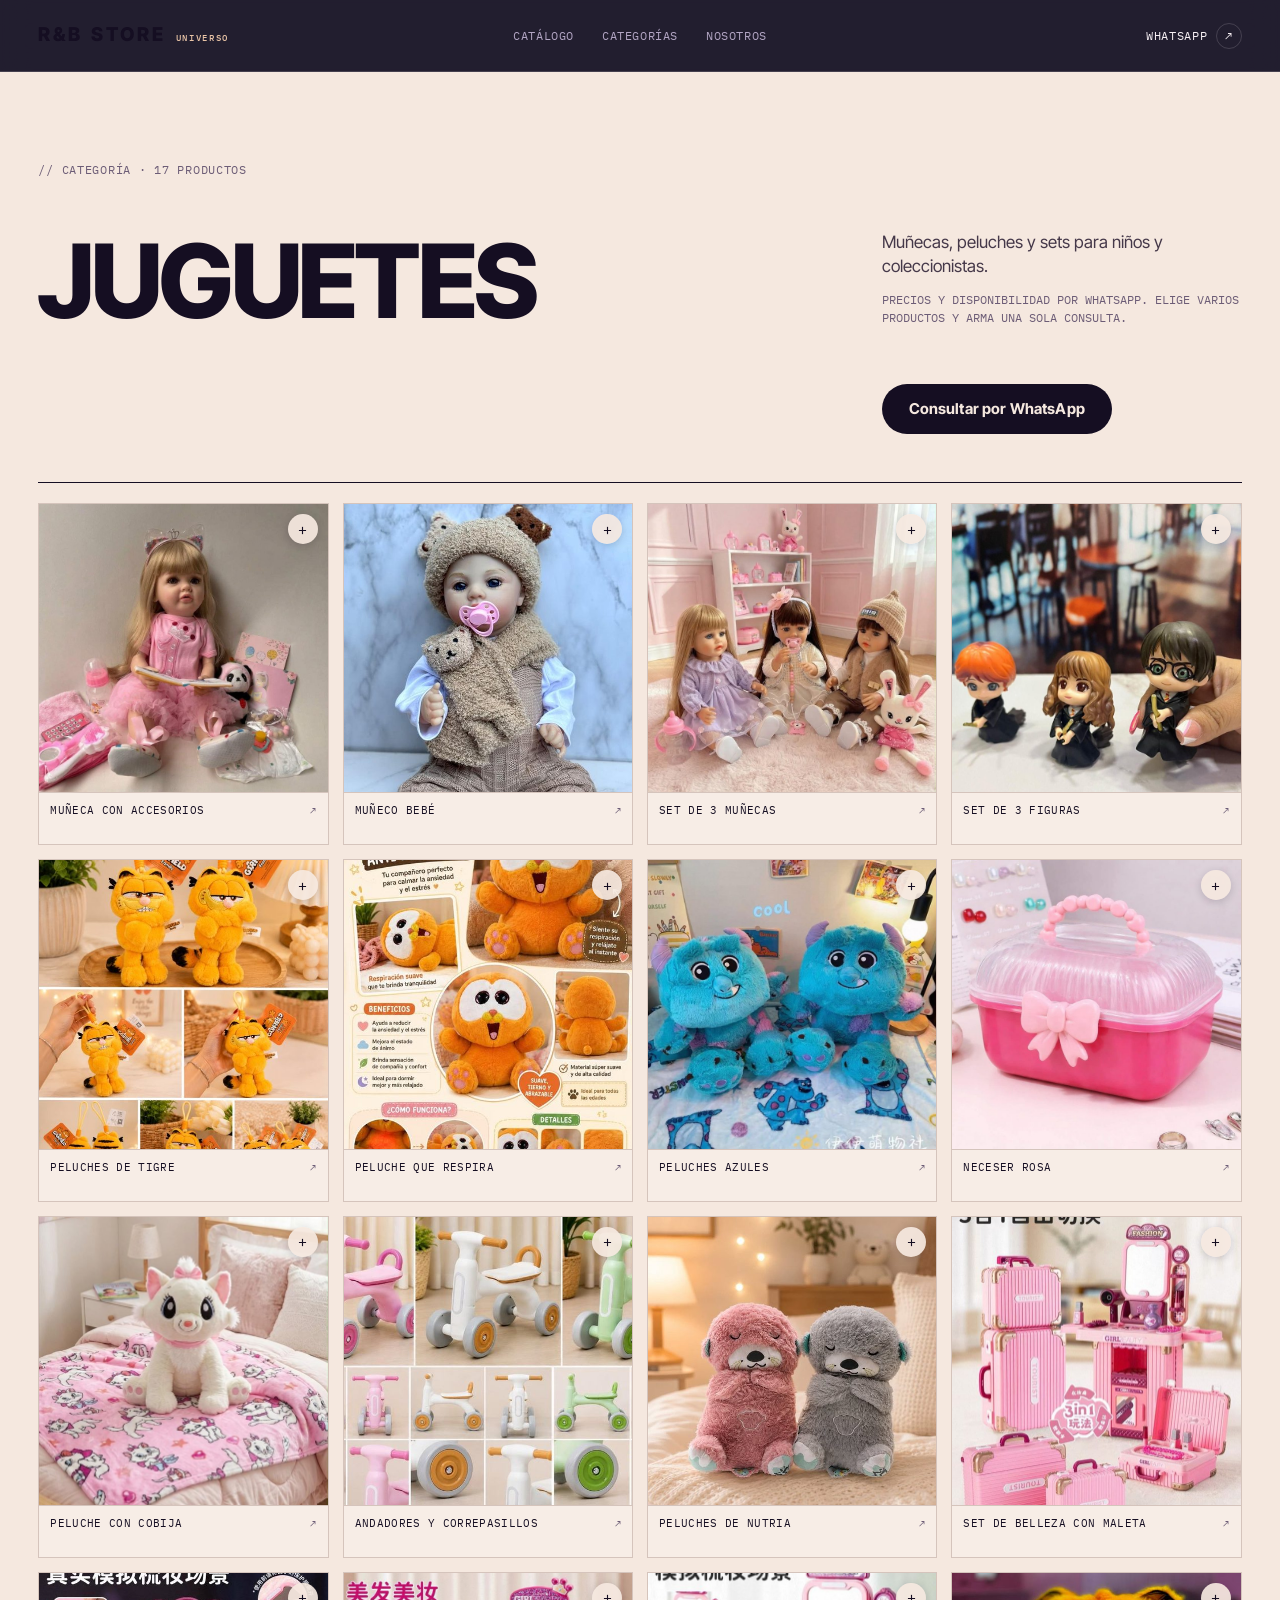
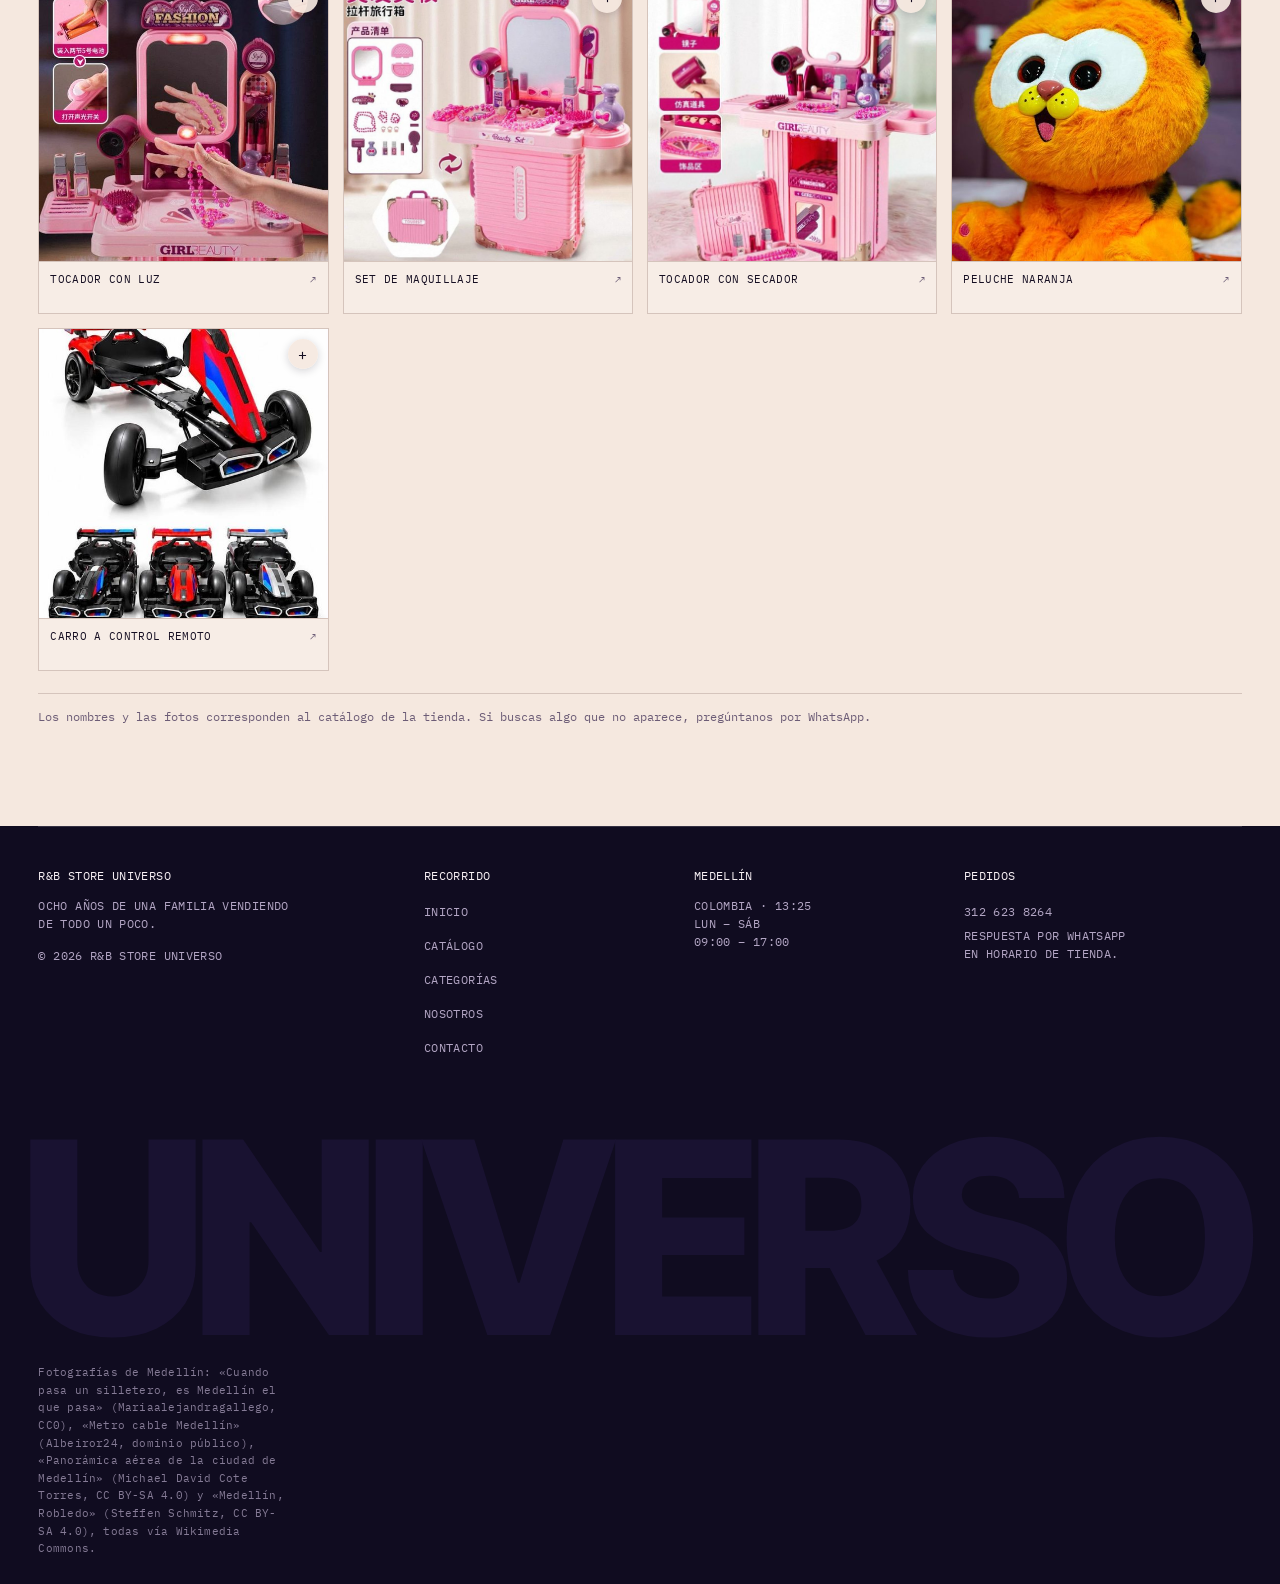
<file: juguetes.html>
<!DOCTYPE html>
<html lang="es">
<head>
<meta charset="UTF-8">
<meta name="viewport" content="width=device-width, initial-scale=1.0">
<meta name="description" content="Juguetes en R&amp;B Store Universo: Muñecas, peluches y sets para niños y coleccionistas.">
<title>Juguetes | R&amp;B Store Universo</title>
<link rel="icon" href="Img/favicon.png" type="image/png">
<link rel="preconnect" href="https://fonts.googleapis.com">
<link rel="preconnect" href="https://fonts.gstatic.com" crossorigin>
<link href="https://fonts.googleapis.com/css2?family=Inter+Tight:wght@400;500;600;700;800&family=IBM+Plex+Mono:wght@400;500&family=Mrs+Saint+Delafield&display=swap" rel="stylesheet">
<link rel="stylesheet" href="Css/estilos.css">
<script src="Js/script.js" defer></script>
</head>
<body class="cat-pagina">
<header class="nav">
  <div class="contenedor nav-fila">
    <a class="logo" href="index.html">R&amp;B Store <em>Universo</em></a>
    <nav class="nav-links" aria-label="Principal">
      <a href="index.html#catalogo">Catálogo</a>
      <a href="index.html#categorias">Categorías</a>
      <a href="index.html#nosotros">Nosotros</a>
    </nav>
    <div class="nav-der">
      <a class="nav-wa" href="https://wa.me/573126238264" data-whatsapp>WhatsApp <span aria-hidden="true">↗</span></a>
    </div>
  </div>
</header>
<main>
  <section class="cat-head">
    <div class="contenedor">
      <span class="etiqueta">// Categoría · 17 productos</span>
      <h1>Juguetes</h1>
      <div>
        <p class="cat-line">Muñecas, peluches y sets para niños y coleccionistas.</p>
        <p class="cat-note">Precios y disponibilidad por WhatsApp. Elige varios productos y arma una sola consulta.</p>
      </div>
      <a class="btn cat-btn" href="https://wa.me/573126238264" data-whatsapp>Consultar por WhatsApp</a>
    </div>
  </section>
  <section class="hoja" aria-label="Productos de Juguetes">
    <div class="contenedor">
      <div class="sheet">
      <figure class="frame">
        <button class="frame-pick" type="button" aria-pressed="false" data-pick="Muñeca con accesorios (Juguetes)" aria-label="Añadir Muñeca con accesorios a la consulta">
          <img src="Img/paginas/Juguetes/producto-01.jpg" alt="Muñeca de vestido rosa con accesorios y mascota." width="760" height="760" loading="lazy" decoding="async">
          <span class="frame-mark" aria-hidden="true"></span>
        </button>
        <figcaption><a href="https://wa.me/573126238264?text=Hola%2C%20quiero%20consultar%20por%3A%20Mu%C3%B1eca%20con%20accesorios%20%28Juguetes%29." data-whatsapp>Muñeca con accesorios</a> <span aria-hidden="true">↗</span></figcaption>
      </figure>
      <figure class="frame">
        <button class="frame-pick" type="button" aria-pressed="false" data-pick="Muñeco bebé (Juguetes)" aria-label="Añadir Muñeco bebé a la consulta">
          <img src="Img/paginas/Juguetes/producto-02.jpg" alt="Muñeco bebé vestido de oso con tetero." width="570" height="760" loading="lazy" decoding="async">
          <span class="frame-mark" aria-hidden="true"></span>
        </button>
        <figcaption><a href="https://wa.me/573126238264?text=Hola%2C%20quiero%20consultar%20por%3A%20Mu%C3%B1eco%20beb%C3%A9%20%28Juguetes%29." data-whatsapp>Muñeco bebé</a> <span aria-hidden="true">↗</span></figcaption>
      </figure>
      <figure class="frame">
        <button class="frame-pick" type="button" aria-pressed="false" data-pick="Set de 3 muñecas (Juguetes)" aria-label="Añadir Set de 3 muñecas a la consulta">
          <img src="Img/paginas/Juguetes/producto-03.jpg" alt="Tres muñecas con mascotas sobre una alfombra." width="727" height="760" loading="lazy" decoding="async">
          <span class="frame-mark" aria-hidden="true"></span>
        </button>
        <figcaption><a href="https://wa.me/573126238264?text=Hola%2C%20quiero%20consultar%20por%3A%20Set%20de%203%20mu%C3%B1ecas%20%28Juguetes%29." data-whatsapp>Set de 3 muñecas</a> <span aria-hidden="true">↗</span></figcaption>
      </figure>
      <figure class="frame">
        <button class="frame-pick" type="button" aria-pressed="false" data-pick="Set de 3 figuras (Juguetes)" aria-label="Añadir Set de 3 figuras a la consulta">
          <img src="Img/paginas/Juguetes/producto-04.jpg" alt="Tres figuras coleccionables sostenidas en la mano." width="731" height="760" loading="lazy" decoding="async">
          <span class="frame-mark" aria-hidden="true"></span>
        </button>
        <figcaption><a href="https://wa.me/573126238264?text=Hola%2C%20quiero%20consultar%20por%3A%20Set%20de%203%20figuras%20%28Juguetes%29." data-whatsapp>Set de 3 figuras</a> <span aria-hidden="true">↗</span></figcaption>
      </figure>
      <figure class="frame">
        <button class="frame-pick" type="button" aria-pressed="false" data-pick="Peluches de tigre (Juguetes)" aria-label="Añadir Peluches de tigre a la consulta">
          <img src="Img/paginas/Juguetes/producto-05.jpg" alt="Dos peluches de tigre naranja con etiqueta." width="572" height="760" loading="lazy" decoding="async">
          <span class="frame-mark" aria-hidden="true"></span>
        </button>
        <figcaption><a href="https://wa.me/573126238264?text=Hola%2C%20quiero%20consultar%20por%3A%20Peluches%20de%20tigre%20%28Juguetes%29." data-whatsapp>Peluches de tigre</a> <span aria-hidden="true">↗</span></figcaption>
      </figure>
      <figure class="frame">
        <button class="frame-pick" type="button" aria-pressed="false" data-pick="Peluche que respira (Juguetes)" aria-label="Añadir Peluche que respira a la consulta">
          <img src="Img/paginas/Juguetes/producto-06.jpg" alt="Peluche naranja con empaque informativo." width="506" height="760" loading="lazy" decoding="async">
          <span class="frame-mark" aria-hidden="true"></span>
        </button>
        <figcaption><a href="https://wa.me/573126238264?text=Hola%2C%20quiero%20consultar%20por%3A%20Peluche%20que%20respira%20%28Juguetes%29." data-whatsapp>Peluche que respira</a> <span aria-hidden="true">↗</span></figcaption>
      </figure>
      <figure class="frame">
        <button class="frame-pick" type="button" aria-pressed="false" data-pick="Peluches azules (Juguetes)" aria-label="Añadir Peluches azules a la consulta">
          <img src="Img/paginas/Juguetes/producto-07.jpg" alt="Peluches azules de monstruo sobre una cama." width="760" height="746" loading="lazy" decoding="async">
          <span class="frame-mark" aria-hidden="true"></span>
        </button>
        <figcaption><a href="https://wa.me/573126238264?text=Hola%2C%20quiero%20consultar%20por%3A%20Peluches%20azules%20%28Juguetes%29." data-whatsapp>Peluches azules</a> <span aria-hidden="true">↗</span></figcaption>
      </figure>
      <figure class="frame">
        <button class="frame-pick" type="button" aria-pressed="false" data-pick="Neceser rosa (Juguetes)" aria-label="Añadir Neceser rosa a la consulta">
          <img src="Img/paginas/Juguetes/producto-08.jpg" alt="Neceser rosado con moño sobre una mesa." width="760" height="760" loading="lazy" decoding="async">
          <span class="frame-mark" aria-hidden="true"></span>
        </button>
        <figcaption><a href="https://wa.me/573126238264?text=Hola%2C%20quiero%20consultar%20por%3A%20Neceser%20rosa%20%28Juguetes%29." data-whatsapp>Neceser rosa</a> <span aria-hidden="true">↗</span></figcaption>
      </figure>
      <figure class="frame">
        <button class="frame-pick" type="button" aria-pressed="false" data-pick="Peluche con cobija (Juguetes)" aria-label="Añadir Peluche con cobija a la consulta">
          <img src="Img/paginas/Juguetes/producto-09.jpg" alt="Peluche blanco sobre una cobija rosada con estrellas." width="579" height="760" loading="lazy" decoding="async">
          <span class="frame-mark" aria-hidden="true"></span>
        </button>
        <figcaption><a href="https://wa.me/573126238264?text=Hola%2C%20quiero%20consultar%20por%3A%20Peluche%20con%20cobija%20%28Juguetes%29." data-whatsapp>Peluche con cobija</a> <span aria-hidden="true">↗</span></figcaption>
      </figure>
      <figure class="frame">
        <button class="frame-pick" type="button" aria-pressed="false" data-pick="Andadores y correpasillos (Juguetes)" aria-label="Añadir Andadores y correpasillos a la consulta">
          <img src="Img/paginas/Juguetes/producto-10.jpg" alt="Cuatro andadores infantiles de colores en fila." width="760" height="506" loading="lazy" decoding="async">
          <span class="frame-mark" aria-hidden="true"></span>
        </button>
        <figcaption><a href="https://wa.me/573126238264?text=Hola%2C%20quiero%20consultar%20por%3A%20Andadores%20y%20correpasillos%20%28Juguetes%29." data-whatsapp>Andadores y correpasillos</a> <span aria-hidden="true">↗</span></figcaption>
      </figure>
      <figure class="frame">
        <button class="frame-pick" type="button" aria-pressed="false" data-pick="Peluches de nutria (Juguetes)" aria-label="Añadir Peluches de nutria a la consulta">
          <img src="Img/paginas/Juguetes/producto-11.jpg" alt="Dos peluches de nutria abrazados sobre una cama." width="570" height="760" loading="lazy" decoding="async">
          <span class="frame-mark" aria-hidden="true"></span>
        </button>
        <figcaption><a href="https://wa.me/573126238264?text=Hola%2C%20quiero%20consultar%20por%3A%20Peluches%20de%20nutria%20%28Juguetes%29." data-whatsapp>Peluches de nutria</a> <span aria-hidden="true">↗</span></figcaption>
      </figure>
      <figure class="frame">
        <button class="frame-pick" type="button" aria-pressed="false" data-pick="Set de belleza con maleta (Juguetes)" aria-label="Añadir Set de belleza con maleta a la consulta">
          <img src="Img/paginas/Juguetes/producto-12.jpg" alt="Set de belleza infantil con maleta y espejo." width="578" height="760" loading="lazy" decoding="async">
          <span class="frame-mark" aria-hidden="true"></span>
        </button>
        <figcaption><a href="https://wa.me/573126238264?text=Hola%2C%20quiero%20consultar%20por%3A%20Set%20de%20belleza%20con%20maleta%20%28Juguetes%29." data-whatsapp>Set de belleza con maleta</a> <span aria-hidden="true">↗</span></figcaption>
      </figure>
      <figure class="frame">
        <button class="frame-pick" type="button" aria-pressed="false" data-pick="Tocador con luz (Juguetes)" aria-label="Añadir Tocador con luz a la consulta">
          <img src="Img/paginas/Juguetes/producto-13.jpg" alt="Tocador de juguete con espejo iluminado y accesorios." width="574" height="760" loading="lazy" decoding="async">
          <span class="frame-mark" aria-hidden="true"></span>
        </button>
        <figcaption><a href="https://wa.me/573126238264?text=Hola%2C%20quiero%20consultar%20por%3A%20Tocador%20con%20luz%20%28Juguetes%29." data-whatsapp>Tocador con luz</a> <span aria-hidden="true">↗</span></figcaption>
      </figure>
      <figure class="frame">
        <button class="frame-pick" type="button" aria-pressed="false" data-pick="Set de maquillaje (Juguetes)" aria-label="Añadir Set de maquillaje a la consulta">
          <img src="Img/paginas/Juguetes/producto-14.jpg" alt="Set de maquillaje de juguete con maleta rosa." width="760" height="752" loading="lazy" decoding="async">
          <span class="frame-mark" aria-hidden="true"></span>
        </button>
        <figcaption><a href="https://wa.me/573126238264?text=Hola%2C%20quiero%20consultar%20por%3A%20Set%20de%20maquillaje%20%28Juguetes%29." data-whatsapp>Set de maquillaje</a> <span aria-hidden="true">↗</span></figcaption>
      </figure>
      <figure class="frame">
        <button class="frame-pick" type="button" aria-pressed="false" data-pick="Tocador con secador (Juguetes)" aria-label="Añadir Tocador con secador a la consulta">
          <img src="Img/paginas/Juguetes/producto-15.jpg" alt="Tocador de juguete con espejo, secador y accesorios." width="583" height="760" loading="lazy" decoding="async">
          <span class="frame-mark" aria-hidden="true"></span>
        </button>
        <figcaption><a href="https://wa.me/573126238264?text=Hola%2C%20quiero%20consultar%20por%3A%20Tocador%20con%20secador%20%28Juguetes%29." data-whatsapp>Tocador con secador</a> <span aria-hidden="true">↗</span></figcaption>
      </figure>
      <figure class="frame">
        <button class="frame-pick" type="button" aria-pressed="false" data-pick="Peluche naranja (Juguetes)" aria-label="Añadir Peluche naranja a la consulta">
          <img src="Img/paginas/Juguetes/producto-16.jpg" alt="Peluche naranja de cara redonda sobre fondo lila." width="570" height="760" loading="lazy" decoding="async">
          <span class="frame-mark" aria-hidden="true"></span>
        </button>
        <figcaption><a href="https://wa.me/573126238264?text=Hola%2C%20quiero%20consultar%20por%3A%20Peluche%20naranja%20%28Juguetes%29." data-whatsapp>Peluche naranja</a> <span aria-hidden="true">↗</span></figcaption>
      </figure>
      <figure class="frame">
        <button class="frame-pick" type="button" aria-pressed="false" data-pick="Carro a control remoto (Juguetes)" aria-label="Añadir Carro a control remoto a la consulta">
          <img src="Img/paginas/Juguetes/producto-17.jpg" alt="Carro todoterreno a control remoto y dos carros pequeños." width="515" height="760" loading="lazy" decoding="async">
          <span class="frame-mark" aria-hidden="true"></span>
        </button>
        <figcaption><a href="https://wa.me/573126238264?text=Hola%2C%20quiero%20consultar%20por%3A%20Carro%20a%20control%20remoto%20%28Juguetes%29." data-whatsapp>Carro a control remoto</a> <span aria-hidden="true">↗</span></figcaption>
      </figure>
      </div>
      <p class="nota-precios">Los nombres y las fotos corresponden al catálogo de la tienda. Si buscas algo que no aparece, pregúntanos por WhatsApp.</p>
    </div>
  </section>
</main>
<div class="picks" data-picks hidden>
  <p class="picks-count"><strong data-pick-count>0</strong> productos elegidos</p>
  <button class="picks-clear" type="button" data-pick-clear>Limpiar</button>
  <a class="btn btn-rosa" data-pick-send href="https://wa.me/573126238264">Pedir por WhatsApp</a>
</div>
<footer class="pie">
  <div class="contenedor">
    <div class="pie-grid">
      <div>
        <h3>R&amp;B Store Universo</h3>
        <p>Ocho años de una familia vendiendo de todo un poco.</p>
        <p style="margin-top:14px">© <span data-year>2026</span> R&amp;B Store Universo</p>
      </div>
      <nav aria-label="Pie de página">
        <h3>Recorrido</h3>
        <ul>
          <li><a href="index.html">Inicio</a></li>
          <li><a href="index.html#catalogo">Catálogo</a></li>
          <li><a href="index.html#categorias">Categorías</a></li>
          <li><a href="index.html#nosotros">Nosotros</a></li>
          <li><a href="index.html#contacto">Contacto</a></li>
        </ul>
      </nav>
      <div>
        <h3>Medellín</h3>
        <p>Colombia · <span data-clock>--:--</span></p>
        <p>Lun – Sáb<br>09:00 – 17:00</p>
      </div>
      <div>
        <h3>Pedidos</h3>
        <p><a href="https://wa.me/573126238264" data-whatsapp>312 623 8264</a></p>
        <p>Respuesta por WhatsApp<br>en horario de tienda.</p>
      </div>
    </div>
    <span class="pie-word" aria-hidden="true">Universo</span>
    <p class="creditos">Fotografías de Medellín: «Cuando pasa un silletero, es Medellín el que pasa» (Mariaalejandragallego, CC0), «Metro cable Medellín» (Albeiror24, dominio público), «Panorámica aérea de la ciudad de Medellín» (Michael David Cote Torres, CC BY-SA 4.0) y «Medellín, Robledo» (Steffen Schmitz, CC BY-SA 4.0), todas vía Wikimedia Commons.</p>
  </div>
</footer>

</body>
</html>
</file>
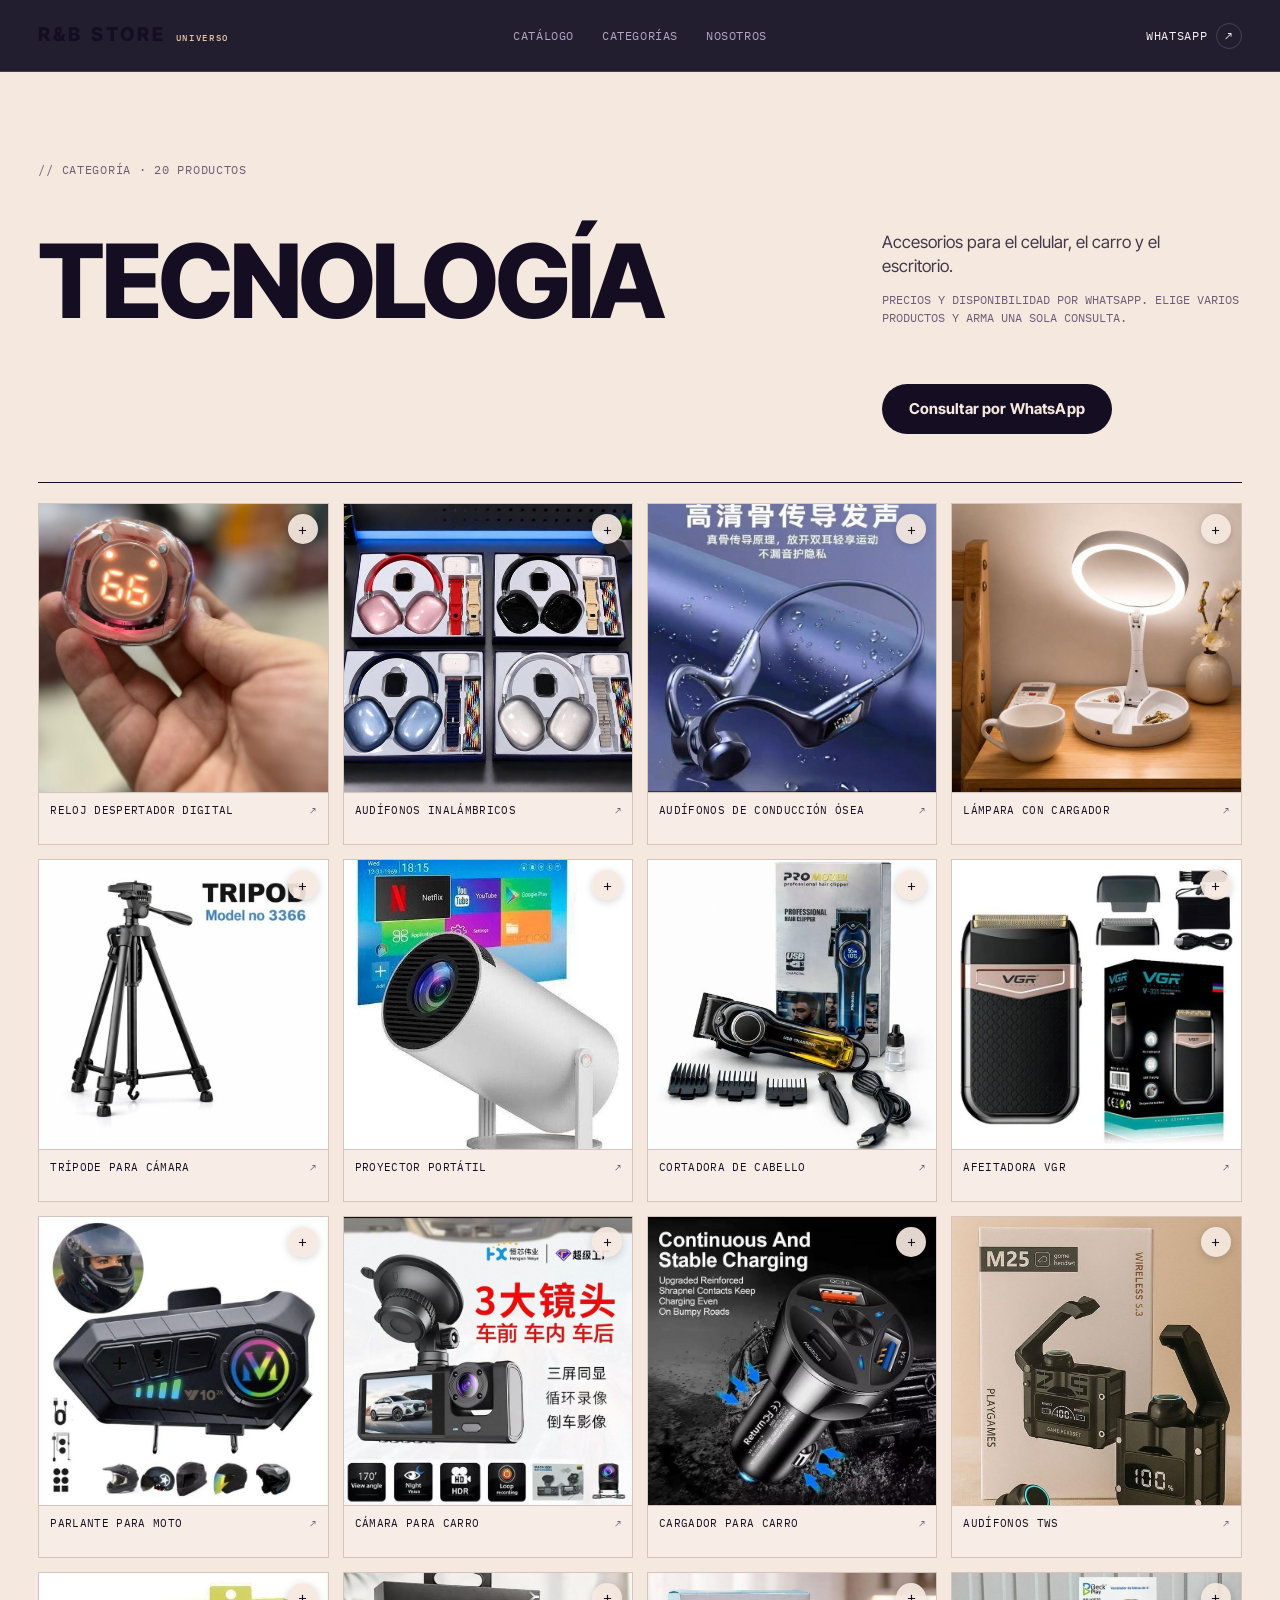
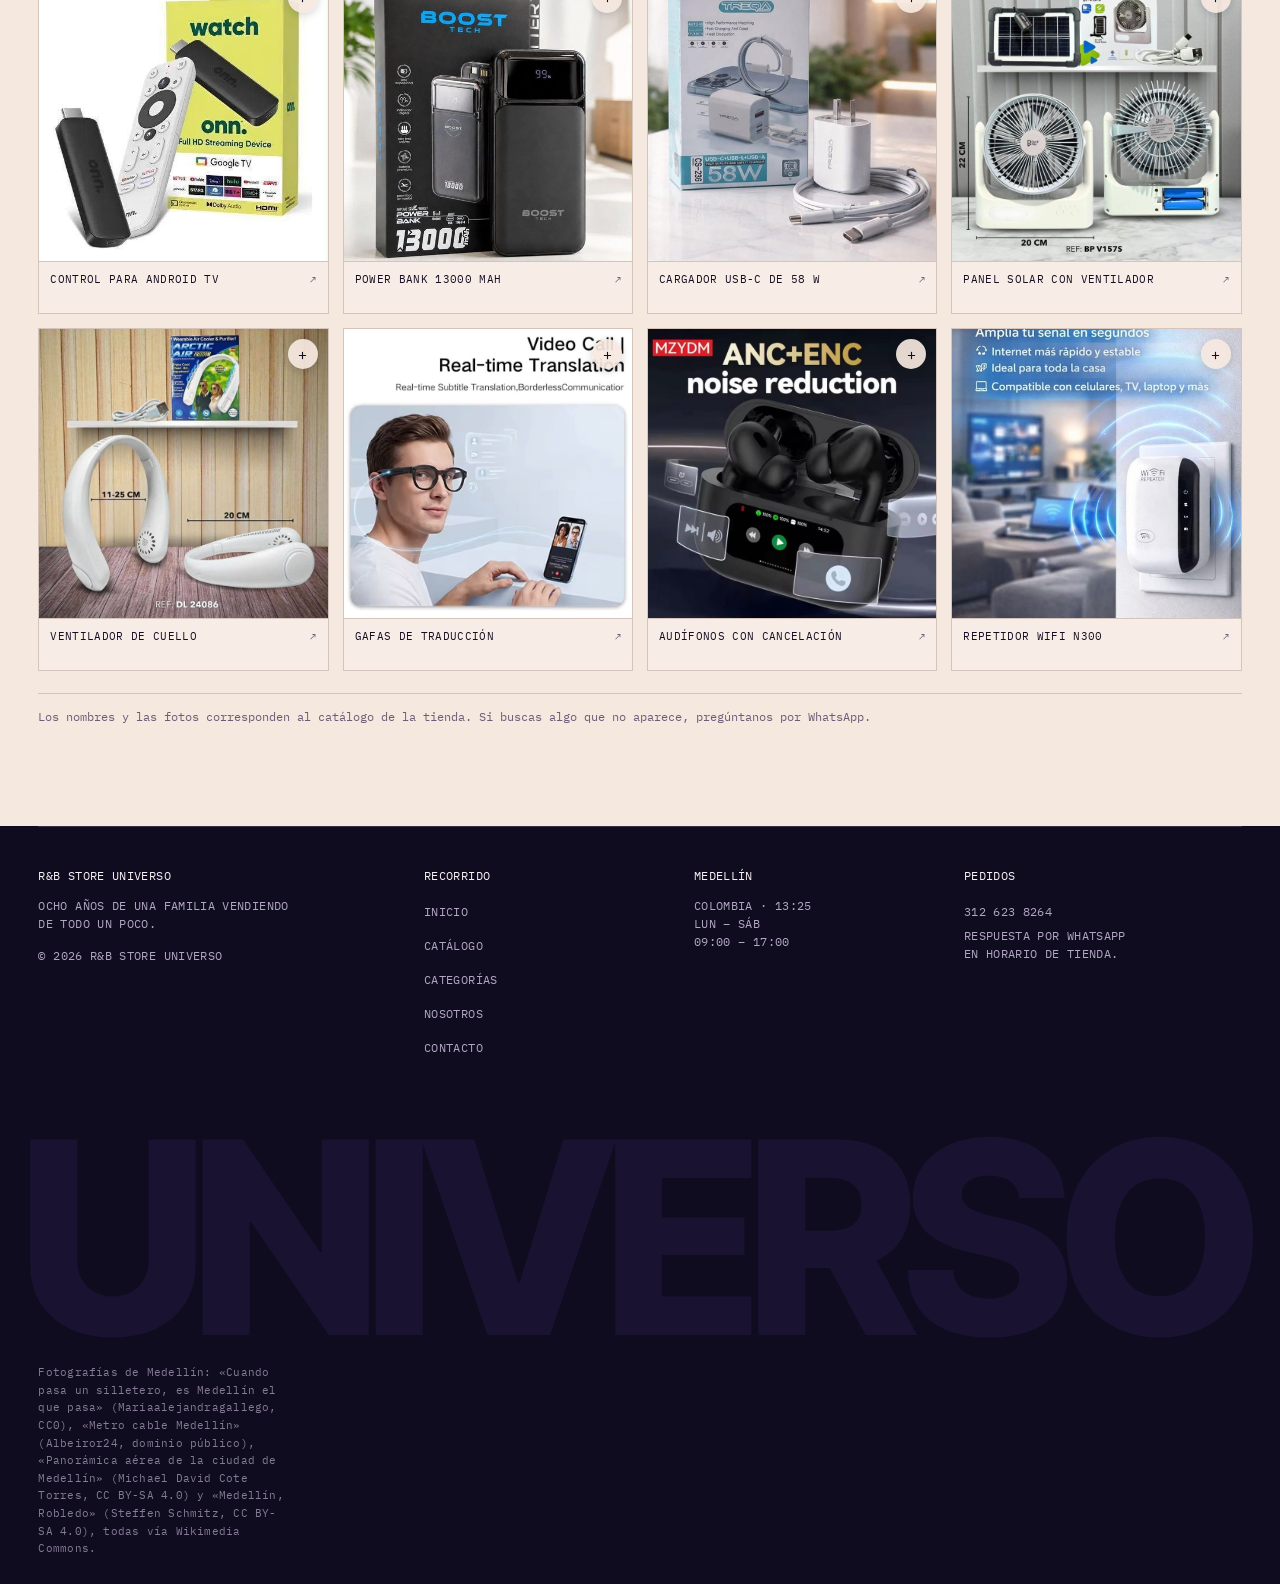
<file: tecnologia.html>
<!DOCTYPE html>
<html lang="es">
<head>
<meta charset="UTF-8">
<meta name="viewport" content="width=device-width, initial-scale=1.0">
<meta name="description" content="Tecnología en R&amp;B Store Universo: Accesorios para el celular, el carro y el escritorio.">
<title>Tecnología | R&amp;B Store Universo</title>
<link rel="icon" href="Img/favicon.png" type="image/png">
<link rel="preconnect" href="https://fonts.googleapis.com">
<link rel="preconnect" href="https://fonts.gstatic.com" crossorigin>
<link href="https://fonts.googleapis.com/css2?family=Inter+Tight:wght@400;500;600;700;800&family=IBM+Plex+Mono:wght@400;500&family=Mrs+Saint+Delafield&display=swap" rel="stylesheet">
<link rel="stylesheet" href="Css/estilos.css">
<script src="Js/script.js" defer></script>
</head>
<body class="cat-pagina">
<header class="nav">
  <div class="contenedor nav-fila">
    <a class="logo" href="index.html">R&amp;B Store <em>Universo</em></a>
    <nav class="nav-links" aria-label="Principal">
      <a href="index.html#catalogo">Catálogo</a>
      <a href="index.html#categorias">Categorías</a>
      <a href="index.html#nosotros">Nosotros</a>
    </nav>
    <div class="nav-der">
      <a class="nav-wa" href="https://wa.me/573126238264" data-whatsapp>WhatsApp <span aria-hidden="true">↗</span></a>
    </div>
  </div>
</header>
<main>
  <section class="cat-head">
    <div class="contenedor">
      <span class="etiqueta">// Categoría · 20 productos</span>
      <h1>Tecnología</h1>
      <div>
        <p class="cat-line">Accesorios para el celular, el carro y el escritorio.</p>
        <p class="cat-note">Precios y disponibilidad por WhatsApp. Elige varios productos y arma una sola consulta.</p>
      </div>
      <a class="btn cat-btn" href="https://wa.me/573126238264" data-whatsapp>Consultar por WhatsApp</a>
    </div>
  </section>
  <section class="hoja" aria-label="Productos de Tecnología">
    <div class="contenedor">
      <div class="sheet">
      <figure class="frame">
        <button class="frame-pick" type="button" aria-pressed="false" data-pick="Reloj despertador digital (Tecnología)" aria-label="Añadir Reloj despertador digital a la consulta">
          <img src="Img/paginas/Tecnologia/producto-01.jpg" alt="Reloj despertador digital pequeño sostenido con la mano." width="760" height="635" loading="lazy" decoding="async">
          <span class="frame-mark" aria-hidden="true"></span>
        </button>
        <figcaption><a href="https://wa.me/573126238264?text=Hola%2C%20quiero%20consultar%20por%3A%20Reloj%20despertador%20digital%20%28Tecnolog%C3%ADa%29." data-whatsapp>Reloj despertador digital</a> <span aria-hidden="true">↗</span></figcaption>
      </figure>
      <figure class="frame">
        <button class="frame-pick" type="button" aria-pressed="false" data-pick="Audífonos inalámbricos (Tecnología)" aria-label="Añadir Audífonos inalámbricos a la consulta">
          <img src="Img/paginas/Tecnologia/producto-02.jpg" alt="Cuatro pares de audífonos inalámbricos en sus estuches." width="760" height="570" loading="lazy" decoding="async">
          <span class="frame-mark" aria-hidden="true"></span>
        </button>
        <figcaption><a href="https://wa.me/573126238264?text=Hola%2C%20quiero%20consultar%20por%3A%20Aud%C3%ADfonos%20inal%C3%A1mbricos%20%28Tecnolog%C3%ADa%29." data-whatsapp>Audífonos inalámbricos</a> <span aria-hidden="true">↗</span></figcaption>
      </figure>
      <figure class="frame">
        <button class="frame-pick" type="button" aria-pressed="false" data-pick="Audífonos de conducción ósea (Tecnología)" aria-label="Añadir Audífonos de conducción ósea a la consulta">
          <img src="Img/paginas/Tecnologia/producto-03.jpg" alt="Audífonos de conducción ósea azules con gotas de agua." width="756" height="760" loading="lazy" decoding="async">
          <span class="frame-mark" aria-hidden="true"></span>
        </button>
        <figcaption><a href="https://wa.me/573126238264?text=Hola%2C%20quiero%20consultar%20por%3A%20Aud%C3%ADfonos%20de%20conducci%C3%B3n%20%C3%B3sea%20%28Tecnolog%C3%ADa%29." data-whatsapp>Audífonos de conducción ósea</a> <span aria-hidden="true">↗</span></figcaption>
      </figure>
      <figure class="frame">
        <button class="frame-pick" type="button" aria-pressed="false" data-pick="Lámpara con cargador (Tecnología)" aria-label="Añadir Lámpara con cargador a la consulta">
          <img src="Img/paginas/Tecnologia/producto-04.jpg" alt="Lámpara de escritorio con base de carga para celular." width="760" height="760" loading="lazy" decoding="async">
          <span class="frame-mark" aria-hidden="true"></span>
        </button>
        <figcaption><a href="https://wa.me/573126238264?text=Hola%2C%20quiero%20consultar%20por%3A%20L%C3%A1mpara%20con%20cargador%20%28Tecnolog%C3%ADa%29." data-whatsapp>Lámpara con cargador</a> <span aria-hidden="true">↗</span></figcaption>
      </figure>
      <figure class="frame">
        <button class="frame-pick" type="button" aria-pressed="false" data-pick="Trípode para cámara (Tecnología)" aria-label="Añadir Trípode para cámara a la consulta">
          <img src="Img/paginas/Tecnologia/producto-05.jpg" alt="Trípode negro de tres secciones con cabezal ajustable." width="760" height="760" loading="lazy" decoding="async">
          <span class="frame-mark" aria-hidden="true"></span>
        </button>
        <figcaption><a href="https://wa.me/573126238264?text=Hola%2C%20quiero%20consultar%20por%3A%20Tr%C3%ADpode%20para%20c%C3%A1mara%20%28Tecnolog%C3%ADa%29." data-whatsapp>Trípode para cámara</a> <span aria-hidden="true">↗</span></figcaption>
      </figure>
      <figure class="frame">
        <button class="frame-pick" type="button" aria-pressed="false" data-pick="Proyector portátil (Tecnología)" aria-label="Añadir Proyector portátil a la consulta">
          <img src="Img/paginas/Tecnologia/producto-06.jpg" alt="Proyector portátil blanco encendido frente a una pantalla." width="436" height="500" loading="lazy" decoding="async">
          <span class="frame-mark" aria-hidden="true"></span>
        </button>
        <figcaption><a href="https://wa.me/573126238264?text=Hola%2C%20quiero%20consultar%20por%3A%20Proyector%20port%C3%A1til%20%28Tecnolog%C3%ADa%29." data-whatsapp>Proyector portátil</a> <span aria-hidden="true">↗</span></figcaption>
      </figure>
      <figure class="frame">
        <button class="frame-pick" type="button" aria-pressed="false" data-pick="Cortadora de cabello (Tecnología)" aria-label="Añadir Cortadora de cabello a la consulta">
          <img src="Img/paginas/Tecnologia/producto-07.jpg" alt="Cortadora de cabello profesional con accesorios y peine." width="506" height="760" loading="lazy" decoding="async">
          <span class="frame-mark" aria-hidden="true"></span>
        </button>
        <figcaption><a href="https://wa.me/573126238264?text=Hola%2C%20quiero%20consultar%20por%3A%20Cortadora%20de%20cabello%20%28Tecnolog%C3%ADa%29." data-whatsapp>Cortadora de cabello</a> <span aria-hidden="true">↗</span></figcaption>
      </figure>
      <figure class="frame">
        <button class="frame-pick" type="button" aria-pressed="false" data-pick="Afeitadora VGR (Tecnología)" aria-label="Añadir Afeitadora VGR a la consulta">
          <img src="Img/paginas/Tecnologia/producto-08.jpg" alt="Afeitadora eléctrica VGR negra con su caja." width="760" height="676" loading="lazy" decoding="async">
          <span class="frame-mark" aria-hidden="true"></span>
        </button>
        <figcaption><a href="https://wa.me/573126238264?text=Hola%2C%20quiero%20consultar%20por%3A%20Afeitadora%20VGR%20%28Tecnolog%C3%ADa%29." data-whatsapp>Afeitadora VGR</a> <span aria-hidden="true">↗</span></figcaption>
      </figure>
      <figure class="frame">
        <button class="frame-pick" type="button" aria-pressed="false" data-pick="Parlante para moto (Tecnología)" aria-label="Añadir Parlante para moto a la consulta">
          <img src="Img/paginas/Tecnologia/producto-09.jpg" alt="Parlante Bluetooth para moto con luces y controles." width="746" height="760" loading="lazy" decoding="async">
          <span class="frame-mark" aria-hidden="true"></span>
        </button>
        <figcaption><a href="https://wa.me/573126238264?text=Hola%2C%20quiero%20consultar%20por%3A%20Parlante%20para%20moto%20%28Tecnolog%C3%ADa%29." data-whatsapp>Parlante para moto</a> <span aria-hidden="true">↗</span></figcaption>
      </figure>
      <figure class="frame">
        <button class="frame-pick" type="button" aria-pressed="false" data-pick="Cámara para carro (Tecnología)" aria-label="Añadir Cámara para carro a la consulta">
          <img src="Img/paginas/Tecnologia/producto-10.jpg" alt="Cámara de tablero con tres lentes y pantalla." width="760" height="756" loading="lazy" decoding="async">
          <span class="frame-mark" aria-hidden="true"></span>
        </button>
        <figcaption><a href="https://wa.me/573126238264?text=Hola%2C%20quiero%20consultar%20por%3A%20C%C3%A1mara%20para%20carro%20%28Tecnolog%C3%ADa%29." data-whatsapp>Cámara para carro</a> <span aria-hidden="true">↗</span></figcaption>
      </figure>
      <figure class="frame">
        <button class="frame-pick" type="button" aria-pressed="false" data-pick="Cargador para carro (Tecnología)" aria-label="Añadir Cargador para carro a la consulta">
          <img src="Img/paginas/Tecnologia/producto-11.jpg" alt="Cargador de carro con Bluetooth, pantalla y puertos USB." width="720" height="717" loading="lazy" decoding="async">
          <span class="frame-mark" aria-hidden="true"></span>
        </button>
        <figcaption><a href="https://wa.me/573126238264?text=Hola%2C%20quiero%20consultar%20por%3A%20Cargador%20para%20carro%20%28Tecnolog%C3%ADa%29." data-whatsapp>Cargador para carro</a> <span aria-hidden="true">↗</span></figcaption>
      </figure>
      <figure class="frame">
        <button class="frame-pick" type="button" aria-pressed="false" data-pick="Audífonos TWS (Tecnología)" aria-label="Añadir Audífonos TWS a la consulta">
          <img src="Img/paginas/Tecnologia/producto-12.jpg" alt="Audífonos inalámbricos con estuche de carga." width="506" height="760" loading="lazy" decoding="async">
          <span class="frame-mark" aria-hidden="true"></span>
        </button>
        <figcaption><a href="https://wa.me/573126238264?text=Hola%2C%20quiero%20consultar%20por%3A%20Aud%C3%ADfonos%20TWS%20%28Tecnolog%C3%ADa%29." data-whatsapp>Audífonos TWS</a> <span aria-hidden="true">↗</span></figcaption>
      </figure>
      <figure class="frame">
        <button class="frame-pick" type="button" aria-pressed="false" data-pick="Control para Android TV (Tecnología)" aria-label="Añadir Control para Android TV a la consulta">
          <img src="Img/paginas/Tecnologia/producto-13.jpg" alt="Control remoto para Android TV junto a su empaque." width="500" height="500" loading="lazy" decoding="async">
          <span class="frame-mark" aria-hidden="true"></span>
        </button>
        <figcaption><a href="https://wa.me/573126238264?text=Hola%2C%20quiero%20consultar%20por%3A%20Control%20para%20Android%20TV%20%28Tecnolog%C3%ADa%29." data-whatsapp>Control para Android TV</a> <span aria-hidden="true">↗</span></figcaption>
      </figure>
      <figure class="frame">
        <button class="frame-pick" type="button" aria-pressed="false" data-pick="Power bank 13000 mAh (Tecnología)" aria-label="Añadir Power bank 13000 mAh a la consulta">
          <img src="Img/paginas/Tecnologia/producto-14.jpg" alt="Batería portátil con pantalla de carga y cable." width="570" height="760" loading="lazy" decoding="async">
          <span class="frame-mark" aria-hidden="true"></span>
        </button>
        <figcaption><a href="https://wa.me/573126238264?text=Hola%2C%20quiero%20consultar%20por%3A%20Power%20bank%2013000%20mAh%20%28Tecnolog%C3%ADa%29." data-whatsapp>Power bank 13000 mAh</a> <span aria-hidden="true">↗</span></figcaption>
      </figure>
      <figure class="frame">
        <button class="frame-pick" type="button" aria-pressed="false" data-pick="Cargador USB-C de 58 W (Tecnología)" aria-label="Añadir Cargador USB-C de 58 W a la consulta">
          <img src="Img/paginas/Tecnologia/producto-15.jpg" alt="Cargador rápido USB-C con cable trenzado." width="506" height="760" loading="lazy" decoding="async">
          <span class="frame-mark" aria-hidden="true"></span>
        </button>
        <figcaption><a href="https://wa.me/573126238264?text=Hola%2C%20quiero%20consultar%20por%3A%20Cargador%20USB-C%20de%2058%20W%20%28Tecnolog%C3%ADa%29." data-whatsapp>Cargador USB-C de 58 W</a> <span aria-hidden="true">↗</span></figcaption>
      </figure>
      <figure class="frame">
        <button class="frame-pick" type="button" aria-pressed="false" data-pick="Panel solar con ventilador (Tecnología)" aria-label="Añadir Panel solar con ventilador a la consulta">
          <img src="Img/paginas/Tecnologia/producto-16.jpg" alt="Ventilador recargable con panel solar y batería." width="760" height="760" loading="lazy" decoding="async">
          <span class="frame-mark" aria-hidden="true"></span>
        </button>
        <figcaption><a href="https://wa.me/573126238264?text=Hola%2C%20quiero%20consultar%20por%3A%20Panel%20solar%20con%20ventilador%20%28Tecnolog%C3%ADa%29." data-whatsapp>Panel solar con ventilador</a> <span aria-hidden="true">↗</span></figcaption>
      </figure>
      <figure class="frame">
        <button class="frame-pick" type="button" aria-pressed="false" data-pick="Ventilador de cuello (Tecnología)" aria-label="Añadir Ventilador de cuello a la consulta">
          <img src="Img/paginas/Tecnologia/producto-17.jpg" alt="Ventilador de cuello blanco con medidas." width="760" height="760" loading="lazy" decoding="async">
          <span class="frame-mark" aria-hidden="true"></span>
        </button>
        <figcaption><a href="https://wa.me/573126238264?text=Hola%2C%20quiero%20consultar%20por%3A%20Ventilador%20de%20cuello%20%28Tecnolog%C3%ADa%29." data-whatsapp>Ventilador de cuello</a> <span aria-hidden="true">↗</span></figcaption>
      </figure>
      <figure class="frame">
        <button class="frame-pick" type="button" aria-pressed="false" data-pick="Gafas de traducción (Tecnología)" aria-label="Añadir Gafas de traducción a la consulta">
          <img src="Img/paginas/Tecnologia/producto-18.jpg" alt="Gafas de traducción en tiempo real frente a un celular." width="760" height="743" loading="lazy" decoding="async">
          <span class="frame-mark" aria-hidden="true"></span>
        </button>
        <figcaption><a href="https://wa.me/573126238264?text=Hola%2C%20quiero%20consultar%20por%3A%20Gafas%20de%20traducci%C3%B3n%20%28Tecnolog%C3%ADa%29." data-whatsapp>Gafas de traducción</a> <span aria-hidden="true">↗</span></figcaption>
      </figure>
      <figure class="frame">
        <button class="frame-pick" type="button" aria-pressed="false" data-pick="Audífonos con cancelación (Tecnología)" aria-label="Añadir Audífonos con cancelación a la consulta">
          <img src="Img/paginas/Tecnologia/producto-19.jpg" alt="Audífonos inalámbricos con estuche de carga y estrellas." width="760" height="755" loading="lazy" decoding="async">
          <span class="frame-mark" aria-hidden="true"></span>
        </button>
        <figcaption><a href="https://wa.me/573126238264?text=Hola%2C%20quiero%20consultar%20por%3A%20Aud%C3%ADfonos%20con%20cancelaci%C3%B3n%20%28Tecnolog%C3%ADa%29." data-whatsapp>Audífonos con cancelación</a> <span aria-hidden="true">↗</span></figcaption>
      </figure>
      <figure class="frame">
        <button class="frame-pick" type="button" aria-pressed="false" data-pick="Repetidor WiFi N300 (Tecnología)" aria-label="Añadir Repetidor WiFi N300 a la consulta">
          <img src="Img/paginas/Tecnologia/producto-20.jpg" alt="Repetidor WiFi blanco enchufado a la pared." width="506" height="760" loading="lazy" decoding="async">
          <span class="frame-mark" aria-hidden="true"></span>
        </button>
        <figcaption><a href="https://wa.me/573126238264?text=Hola%2C%20quiero%20consultar%20por%3A%20Repetidor%20WiFi%20N300%20%28Tecnolog%C3%ADa%29." data-whatsapp>Repetidor WiFi N300</a> <span aria-hidden="true">↗</span></figcaption>
      </figure>
      </div>
      <p class="nota-precios">Los nombres y las fotos corresponden al catálogo de la tienda. Si buscas algo que no aparece, pregúntanos por WhatsApp.</p>
    </div>
  </section>
</main>
<div class="picks" data-picks hidden>
  <p class="picks-count"><strong data-pick-count>0</strong> productos elegidos</p>
  <button class="picks-clear" type="button" data-pick-clear>Limpiar</button>
  <a class="btn btn-rosa" data-pick-send href="https://wa.me/573126238264">Pedir por WhatsApp</a>
</div>
<footer class="pie">
  <div class="contenedor">
    <div class="pie-grid">
      <div>
        <h3>R&amp;B Store Universo</h3>
        <p>Ocho años de una familia vendiendo de todo un poco.</p>
        <p style="margin-top:14px">© <span data-year>2026</span> R&amp;B Store Universo</p>
      </div>
      <nav aria-label="Pie de página">
        <h3>Recorrido</h3>
        <ul>
          <li><a href="index.html">Inicio</a></li>
          <li><a href="index.html#catalogo">Catálogo</a></li>
          <li><a href="index.html#categorias">Categorías</a></li>
          <li><a href="index.html#nosotros">Nosotros</a></li>
          <li><a href="index.html#contacto">Contacto</a></li>
        </ul>
      </nav>
      <div>
        <h3>Medellín</h3>
        <p>Colombia · <span data-clock>--:--</span></p>
        <p>Lun – Sáb<br>09:00 – 17:00</p>
      </div>
      <div>
        <h3>Pedidos</h3>
        <p><a href="https://wa.me/573126238264" data-whatsapp>312 623 8264</a></p>
        <p>Respuesta por WhatsApp<br>en horario de tienda.</p>
      </div>
    </div>
    <span class="pie-word" aria-hidden="true">Universo</span>
    <p class="creditos">Fotografías de Medellín: «Cuando pasa un silletero, es Medellín el que pasa» (Mariaalejandragallego, CC0), «Metro cable Medellín» (Albeiror24, dominio público), «Panorámica aérea de la ciudad de Medellín» (Michael David Cote Torres, CC BY-SA 4.0) y «Medellín, Robledo» (Steffen Schmitz, CC BY-SA 4.0), todas vía Wikimedia Commons.</p>
  </div>
</footer>

</body>
</html>
</file>
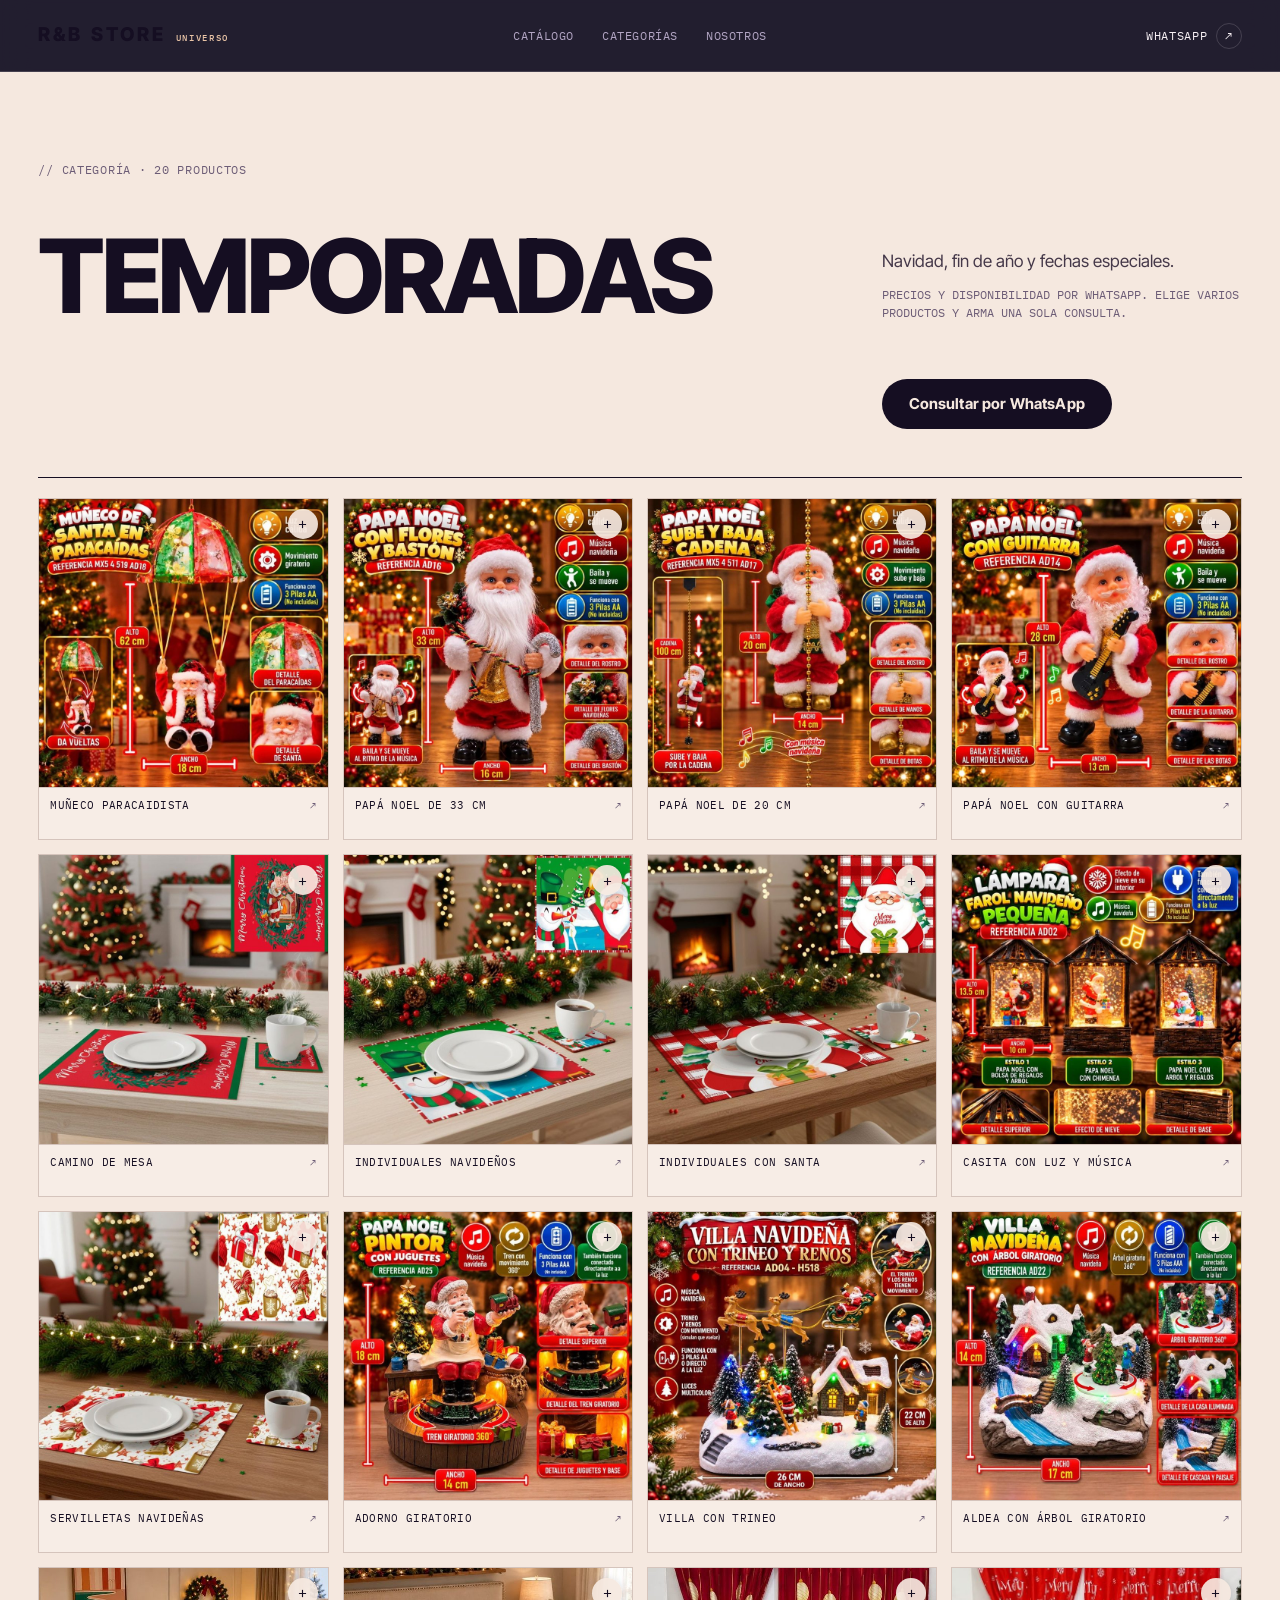
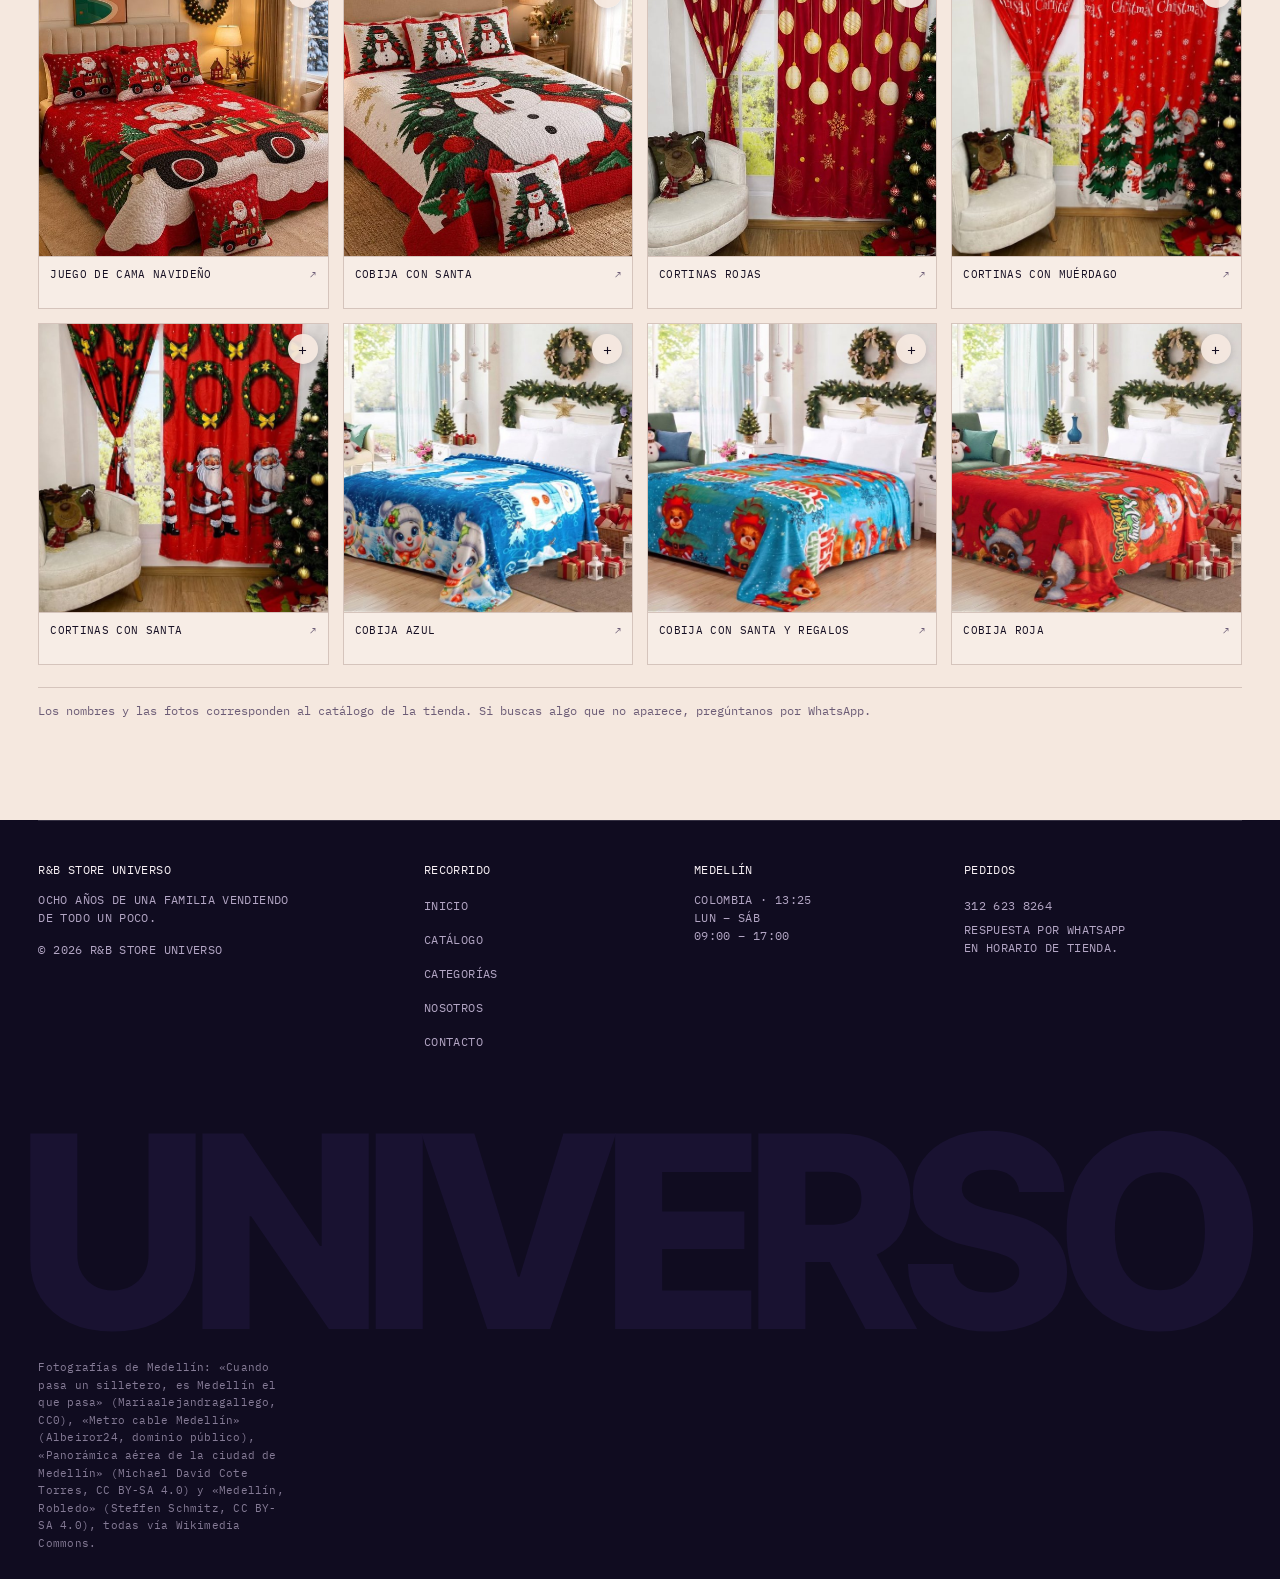
<file: temporadas.html>
<!DOCTYPE html>
<html lang="es">
<head>
<meta charset="UTF-8">
<meta name="viewport" content="width=device-width, initial-scale=1.0">
<meta name="description" content="Temporadas en R&amp;B Store Universo: Navidad, fin de año y fechas especiales.">
<title>Temporadas | R&amp;B Store Universo</title>
<link rel="icon" href="Img/favicon.png" type="image/png">
<link rel="preconnect" href="https://fonts.googleapis.com">
<link rel="preconnect" href="https://fonts.gstatic.com" crossorigin>
<link href="https://fonts.googleapis.com/css2?family=Inter+Tight:wght@400;500;600;700;800&family=IBM+Plex+Mono:wght@400;500&family=Mrs+Saint+Delafield&display=swap" rel="stylesheet">
<link rel="stylesheet" href="Css/estilos.css">
<script src="Js/script.js" defer></script>
</head>
<body class="cat-pagina">
<header class="nav">
  <div class="contenedor nav-fila">
    <a class="logo" href="index.html">R&amp;B Store <em>Universo</em></a>
    <nav class="nav-links" aria-label="Principal">
      <a href="index.html#catalogo">Catálogo</a>
      <a href="index.html#categorias">Categorías</a>
      <a href="index.html#nosotros">Nosotros</a>
    </nav>
    <div class="nav-der">
      <a class="nav-wa" href="https://wa.me/573126238264" data-whatsapp>WhatsApp <span aria-hidden="true">↗</span></a>
    </div>
  </div>
</header>
<main>
  <section class="cat-head">
    <div class="contenedor">
      <span class="etiqueta">// Categoría · 20 productos</span>
      <h1>Temporadas</h1>
      <div>
        <p class="cat-line">Navidad, fin de año y fechas especiales.</p>
        <p class="cat-note">Precios y disponibilidad por WhatsApp. Elige varios productos y arma una sola consulta.</p>
      </div>
      <a class="btn cat-btn" href="https://wa.me/573126238264" data-whatsapp>Consultar por WhatsApp</a>
    </div>
  </section>
  <section class="hoja" aria-label="Productos de Temporadas">
    <div class="contenedor">
      <div class="sheet">
      <figure class="frame">
        <button class="frame-pick" type="button" aria-pressed="false" data-pick="Muñeco paracaidista (Temporadas)" aria-label="Añadir Muñeco paracaidista a la consulta">
          <img src="Img/paginas/Temporadas/producto-01.jpg" alt="Papá Noel paracaidista con paracaídas de 53 cm." width="760" height="760" loading="lazy" decoding="async">
          <span class="frame-mark" aria-hidden="true"></span>
        </button>
        <figcaption><a href="https://wa.me/573126238264?text=Hola%2C%20quiero%20consultar%20por%3A%20Mu%C3%B1eco%20paracaidista%20%28Temporadas%29." data-whatsapp>Muñeco paracaidista</a> <span aria-hidden="true">↗</span></figcaption>
      </figure>
      <figure class="frame">
        <button class="frame-pick" type="button" aria-pressed="false" data-pick="Papá Noel de 33 cm (Temporadas)" aria-label="Añadir Papá Noel de 33 cm a la consulta">
          <img src="Img/paginas/Temporadas/producto-02.jpg" alt="Papá Noel de pie con saco y botas." width="760" height="760" loading="lazy" decoding="async">
          <span class="frame-mark" aria-hidden="true"></span>
        </button>
        <figcaption><a href="https://wa.me/573126238264?text=Hola%2C%20quiero%20consultar%20por%3A%20Pap%C3%A1%20Noel%20de%2033%20cm%20%28Temporadas%29." data-whatsapp>Papá Noel de 33 cm</a> <span aria-hidden="true">↗</span></figcaption>
      </figure>
      <figure class="frame">
        <button class="frame-pick" type="button" aria-pressed="false" data-pick="Papá Noel de 20 cm (Temporadas)" aria-label="Añadir Papá Noel de 20 cm a la consulta">
          <img src="Img/paginas/Temporadas/producto-03.jpg" alt="Papá Noel con campana y saco de regalos." width="760" height="760" loading="lazy" decoding="async">
          <span class="frame-mark" aria-hidden="true"></span>
        </button>
        <figcaption><a href="https://wa.me/573126238264?text=Hola%2C%20quiero%20consultar%20por%3A%20Pap%C3%A1%20Noel%20de%2020%20cm%20%28Temporadas%29." data-whatsapp>Papá Noel de 20 cm</a> <span aria-hidden="true">↗</span></figcaption>
      </figure>
      <figure class="frame">
        <button class="frame-pick" type="button" aria-pressed="false" data-pick="Papá Noel con guitarra (Temporadas)" aria-label="Añadir Papá Noel con guitarra a la consulta">
          <img src="Img/paginas/Temporadas/producto-04.jpg" alt="Papá Noel con guitarra y base musical." width="760" height="760" loading="lazy" decoding="async">
          <span class="frame-mark" aria-hidden="true"></span>
        </button>
        <figcaption><a href="https://wa.me/573126238264?text=Hola%2C%20quiero%20consultar%20por%3A%20Pap%C3%A1%20Noel%20con%20guitarra%20%28Temporadas%29." data-whatsapp>Papá Noel con guitarra</a> <span aria-hidden="true">↗</span></figcaption>
      </figure>
      <figure class="frame">
        <button class="frame-pick" type="button" aria-pressed="false" data-pick="Camino de mesa (Temporadas)" aria-label="Añadir Camino de mesa a la consulta">
          <img src="Img/paginas/Temporadas/producto-05.jpg" alt="Camino de mesa navideño sobre una mesa de madera." width="760" height="760" loading="lazy" decoding="async">
          <span class="frame-mark" aria-hidden="true"></span>
        </button>
        <figcaption><a href="https://wa.me/573126238264?text=Hola%2C%20quiero%20consultar%20por%3A%20Camino%20de%20mesa%20%28Temporadas%29." data-whatsapp>Camino de mesa</a> <span aria-hidden="true">↗</span></figcaption>
      </figure>
      <figure class="frame">
        <button class="frame-pick" type="button" aria-pressed="false" data-pick="Individuales navideños (Temporadas)" aria-label="Añadir Individuales navideños a la consulta">
          <img src="Img/paginas/Temporadas/producto-06.jpg" alt="Individuales navideños con taza y plato." width="760" height="760" loading="lazy" decoding="async">
          <span class="frame-mark" aria-hidden="true"></span>
        </button>
        <figcaption><a href="https://wa.me/573126238264?text=Hola%2C%20quiero%20consultar%20por%3A%20Individuales%20navide%C3%B1os%20%28Temporadas%29." data-whatsapp>Individuales navideños</a> <span aria-hidden="true">↗</span></figcaption>
      </figure>
      <figure class="frame">
        <button class="frame-pick" type="button" aria-pressed="false" data-pick="Individuales con Santa (Temporadas)" aria-label="Añadir Individuales con Santa a la consulta">
          <img src="Img/paginas/Temporadas/producto-07.jpg" alt="Individuales rojos con Papá Noel y muérdago." width="760" height="760" loading="lazy" decoding="async">
          <span class="frame-mark" aria-hidden="true"></span>
        </button>
        <figcaption><a href="https://wa.me/573126238264?text=Hola%2C%20quiero%20consultar%20por%3A%20Individuales%20con%20Santa%20%28Temporadas%29." data-whatsapp>Individuales con Santa</a> <span aria-hidden="true">↗</span></figcaption>
      </figure>
      <figure class="frame">
        <button class="frame-pick" type="button" aria-pressed="false" data-pick="Casita con luz y música (Temporadas)" aria-label="Añadir Casita con luz y música a la consulta">
          <img src="Img/paginas/Temporadas/producto-08.jpg" alt="Casita navideña iluminada con figuras y música." width="760" height="760" loading="lazy" decoding="async">
          <span class="frame-mark" aria-hidden="true"></span>
        </button>
        <figcaption><a href="https://wa.me/573126238264?text=Hola%2C%20quiero%20consultar%20por%3A%20Casita%20con%20luz%20y%20m%C3%BAsica%20%28Temporadas%29." data-whatsapp>Casita con luz y música</a> <span aria-hidden="true">↗</span></figcaption>
      </figure>
      <figure class="frame">
        <button class="frame-pick" type="button" aria-pressed="false" data-pick="Servilletas navideñas (Temporadas)" aria-label="Añadir Servilletas navideñas a la consulta">
          <img src="Img/paginas/Temporadas/producto-09.jpg" alt="Servilletas de tela navideñas sobre una mesa." width="760" height="760" loading="lazy" decoding="async">
          <span class="frame-mark" aria-hidden="true"></span>
        </button>
        <figcaption><a href="https://wa.me/573126238264?text=Hola%2C%20quiero%20consultar%20por%3A%20Servilletas%20navide%C3%B1as%20%28Temporadas%29." data-whatsapp>Servilletas navideñas</a> <span aria-hidden="true">↗</span></figcaption>
      </figure>
      <figure class="frame">
        <button class="frame-pick" type="button" aria-pressed="false" data-pick="Adorno giratorio (Temporadas)" aria-label="Añadir Adorno giratorio a la consulta">
          <img src="Img/paginas/Temporadas/producto-10.jpg" alt="Adorno giratorio de Papá Noel con luces y música." width="760" height="760" loading="lazy" decoding="async">
          <span class="frame-mark" aria-hidden="true"></span>
        </button>
        <figcaption><a href="https://wa.me/573126238264?text=Hola%2C%20quiero%20consultar%20por%3A%20Adorno%20giratorio%20%28Temporadas%29." data-whatsapp>Adorno giratorio</a> <span aria-hidden="true">↗</span></figcaption>
      </figure>
      <figure class="frame">
        <button class="frame-pick" type="button" aria-pressed="false" data-pick="Villa con trineo (Temporadas)" aria-label="Añadir Villa con trineo a la consulta">
          <img src="Img/paginas/Temporadas/producto-11.jpg" alt="Villa navideña iluminada con trineo y renos." width="760" height="760" loading="lazy" decoding="async">
          <span class="frame-mark" aria-hidden="true"></span>
        </button>
        <figcaption><a href="https://wa.me/573126238264?text=Hola%2C%20quiero%20consultar%20por%3A%20Villa%20con%20trineo%20%28Temporadas%29." data-whatsapp>Villa con trineo</a> <span aria-hidden="true">↗</span></figcaption>
      </figure>
      <figure class="frame">
        <button class="frame-pick" type="button" aria-pressed="false" data-pick="Aldea con árbol giratorio (Temporadas)" aria-label="Añadir Aldea con árbol giratorio a la consulta">
          <img src="Img/paginas/Temporadas/producto-12.jpg" alt="Aldea navideña con árbol giratorio y luces." width="760" height="760" loading="lazy" decoding="async">
          <span class="frame-mark" aria-hidden="true"></span>
        </button>
        <figcaption><a href="https://wa.me/573126238264?text=Hola%2C%20quiero%20consultar%20por%3A%20Aldea%20con%20%C3%A1rbol%20giratorio%20%28Temporadas%29." data-whatsapp>Aldea con árbol giratorio</a> <span aria-hidden="true">↗</span></figcaption>
      </figure>
      <figure class="frame">
        <button class="frame-pick" type="button" aria-pressed="false" data-pick="Juego de cama navideño (Temporadas)" aria-label="Añadir Juego de cama navideño a la consulta">
          <img src="Img/paginas/Temporadas/producto-13.jpg" alt="Cama tendida con cobija navideña roja y fundas." width="760" height="570" loading="lazy" decoding="async">
          <span class="frame-mark" aria-hidden="true"></span>
        </button>
        <figcaption><a href="https://wa.me/573126238264?text=Hola%2C%20quiero%20consultar%20por%3A%20Juego%20de%20cama%20navide%C3%B1o%20%28Temporadas%29." data-whatsapp>Juego de cama navideño</a> <span aria-hidden="true">↗</span></figcaption>
      </figure>
      <figure class="frame">
        <button class="frame-pick" type="button" aria-pressed="false" data-pick="Cobija con Santa (Temporadas)" aria-label="Añadir Cobija con Santa a la consulta">
          <img src="Img/paginas/Temporadas/producto-14.jpg" alt="Cobija navideña con Papá Noel sobre una cama." width="760" height="570" loading="lazy" decoding="async">
          <span class="frame-mark" aria-hidden="true"></span>
        </button>
        <figcaption><a href="https://wa.me/573126238264?text=Hola%2C%20quiero%20consultar%20por%3A%20Cobija%20con%20Santa%20%28Temporadas%29." data-whatsapp>Cobija con Santa</a> <span aria-hidden="true">↗</span></figcaption>
      </figure>
      <figure class="frame">
        <button class="frame-pick" type="button" aria-pressed="false" data-pick="Cortinas rojas (Temporadas)" aria-label="Añadir Cortinas rojas a la consulta">
          <img src="Img/paginas/Temporadas/producto-15.jpg" alt="Cortinas navideñas rojas con copos de nieve." width="568" height="760" loading="lazy" decoding="async">
          <span class="frame-mark" aria-hidden="true"></span>
        </button>
        <figcaption><a href="https://wa.me/573126238264?text=Hola%2C%20quiero%20consultar%20por%3A%20Cortinas%20rojas%20%28Temporadas%29." data-whatsapp>Cortinas rojas</a> <span aria-hidden="true">↗</span></figcaption>
      </figure>
      <figure class="frame">
        <button class="frame-pick" type="button" aria-pressed="false" data-pick="Cortinas con muérdago (Temporadas)" aria-label="Añadir Cortinas con muérdago a la consulta">
          <img src="Img/paginas/Temporadas/producto-16.jpg" alt="Cortinas rojas con guirnaldas y árbol de Navidad." width="599" height="760" loading="lazy" decoding="async">
          <span class="frame-mark" aria-hidden="true"></span>
        </button>
        <figcaption><a href="https://wa.me/573126238264?text=Hola%2C%20quiero%20consultar%20por%3A%20Cortinas%20con%20mu%C3%A9rdago%20%28Temporadas%29." data-whatsapp>Cortinas con muérdago</a> <span aria-hidden="true">↗</span></figcaption>
      </figure>
      <figure class="frame">
        <button class="frame-pick" type="button" aria-pressed="false" data-pick="Cortinas con Santa (Temporadas)" aria-label="Añadir Cortinas con Santa a la consulta">
          <img src="Img/paginas/Temporadas/producto-17.jpg" alt="Cortinas navideñas con Papá Noel estampado." width="599" height="760" loading="lazy" decoding="async">
          <span class="frame-mark" aria-hidden="true"></span>
        </button>
        <figcaption><a href="https://wa.me/573126238264?text=Hola%2C%20quiero%20consultar%20por%3A%20Cortinas%20con%20Santa%20%28Temporadas%29." data-whatsapp>Cortinas con Santa</a> <span aria-hidden="true">↗</span></figcaption>
      </figure>
      <figure class="frame">
        <button class="frame-pick" type="button" aria-pressed="false" data-pick="Cobija azul (Temporadas)" aria-label="Añadir Cobija azul a la consulta">
          <img src="Img/paginas/Temporadas/producto-18.jpg" alt="Cobija navideña azul con muñecos de nieve." width="760" height="657" loading="lazy" decoding="async">
          <span class="frame-mark" aria-hidden="true"></span>
        </button>
        <figcaption><a href="https://wa.me/573126238264?text=Hola%2C%20quiero%20consultar%20por%3A%20Cobija%20azul%20%28Temporadas%29." data-whatsapp>Cobija azul</a> <span aria-hidden="true">↗</span></figcaption>
      </figure>
      <figure class="frame">
        <button class="frame-pick" type="button" aria-pressed="false" data-pick="Cobija con Santa y regalos (Temporadas)" aria-label="Añadir Cobija con Santa y regalos a la consulta">
          <img src="Img/paginas/Temporadas/producto-19.jpg" alt="Cobija navideña con Papá Noel y regalos." width="760" height="656" loading="lazy" decoding="async">
          <span class="frame-mark" aria-hidden="true"></span>
        </button>
        <figcaption><a href="https://wa.me/573126238264?text=Hola%2C%20quiero%20consultar%20por%3A%20Cobija%20con%20Santa%20y%20regalos%20%28Temporadas%29." data-whatsapp>Cobija con Santa y regalos</a> <span aria-hidden="true">↗</span></figcaption>
      </figure>
      <figure class="frame">
        <button class="frame-pick" type="button" aria-pressed="false" data-pick="Cobija roja (Temporadas)" aria-label="Añadir Cobija roja a la consulta">
          <img src="Img/paginas/Temporadas/producto-20.jpg" alt="Cobija navideña roja con copos de nieve." width="760" height="657" loading="lazy" decoding="async">
          <span class="frame-mark" aria-hidden="true"></span>
        </button>
        <figcaption><a href="https://wa.me/573126238264?text=Hola%2C%20quiero%20consultar%20por%3A%20Cobija%20roja%20%28Temporadas%29." data-whatsapp>Cobija roja</a> <span aria-hidden="true">↗</span></figcaption>
      </figure>
      </div>
      <p class="nota-precios">Los nombres y las fotos corresponden al catálogo de la tienda. Si buscas algo que no aparece, pregúntanos por WhatsApp.</p>
    </div>
  </section>
</main>
<div class="picks" data-picks hidden>
  <p class="picks-count"><strong data-pick-count>0</strong> productos elegidos</p>
  <button class="picks-clear" type="button" data-pick-clear>Limpiar</button>
  <a class="btn btn-rosa" data-pick-send href="https://wa.me/573126238264">Pedir por WhatsApp</a>
</div>
<footer class="pie">
  <div class="contenedor">
    <div class="pie-grid">
      <div>
        <h3>R&amp;B Store Universo</h3>
        <p>Ocho años de una familia vendiendo de todo un poco.</p>
        <p style="margin-top:14px">© <span data-year>2026</span> R&amp;B Store Universo</p>
      </div>
      <nav aria-label="Pie de página">
        <h3>Recorrido</h3>
        <ul>
          <li><a href="index.html">Inicio</a></li>
          <li><a href="index.html#catalogo">Catálogo</a></li>
          <li><a href="index.html#categorias">Categorías</a></li>
          <li><a href="index.html#nosotros">Nosotros</a></li>
          <li><a href="index.html#contacto">Contacto</a></li>
        </ul>
      </nav>
      <div>
        <h3>Medellín</h3>
        <p>Colombia · <span data-clock>--:--</span></p>
        <p>Lun – Sáb<br>09:00 – 17:00</p>
      </div>
      <div>
        <h3>Pedidos</h3>
        <p><a href="https://wa.me/573126238264" data-whatsapp>312 623 8264</a></p>
        <p>Respuesta por WhatsApp<br>en horario de tienda.</p>
      </div>
    </div>
    <span class="pie-word" aria-hidden="true">Universo</span>
    <p class="creditos">Fotografías de Medellín: «Cuando pasa un silletero, es Medellín el que pasa» (Mariaalejandragallego, CC0), «Metro cable Medellín» (Albeiror24, dominio público), «Panorámica aérea de la ciudad de Medellín» (Michael David Cote Torres, CC BY-SA 4.0) y «Medellín, Robledo» (Steffen Schmitz, CC BY-SA 4.0), todas vía Wikimedia Commons.</p>
  </div>
</footer>

</body>
</html>
</file>
<file: Css/estilos.css>
/* R&B Store Universo — tienda de variedades.
   Dos suelos: noche (violeta casi negro) y crema. Acentos rosa, oro y lavanda.
   Editorial: titulares Inter Tight en mayúsculas, etiquetas IBM Plex Mono. */

:root {
  --bg: #100c20;
  --surface: #191231;
  --tile: #231a3b;
  --tile-2: #2e2149;

  --ink: #f8f1f5;
  --muted: #b3a6c4;

  --cream: #f5e8df;
  --on-bright: #150e22;
  --soft: #6c5c76;
  --line: #d5c4bc;

  --rose: #d69baf;
  --gold: #e9c4a6;
  --lavender: #d8d1e9;

  --display: "Inter Tight", "Helvetica Neue", Arial, sans-serif;
  --mono: "IBM Plex Mono", ui-monospace, Menlo, monospace;
  --firma: "Mrs Saint Delafield", "Brush Script MT", cursive;

  --nav-alto: 72px;
  --margen: clamp(20px, 3vw, 48px);
  --linea-oscura: rgba(248, 241, 245, .16);
}

* { box-sizing: border-box; }

html { scroll-behavior: smooth; }

body {
  margin: 0;
  background: var(--bg);
  color: var(--ink);
  font-family: var(--display);
  font-size: 1.0625rem;
  line-height: 1.5;
  -webkit-font-smoothing: antialiased;
}

img { display: block; max-width: 100%; }

a { color: inherit; }

h1, h2, h3, p, dl, dd, ol, ul, figure { margin: 0; }

ul, ol { padding: 0; list-style: none; }

:focus-visible { outline: 2px solid var(--rose); outline-offset: 3px; }

::selection { background: var(--rose); color: var(--on-bright); }

.contenedor {
  width: min(1360px, 100% - var(--margen) * 2);
  margin-inline: auto;
}

section[id] { scroll-margin-top: calc(var(--nav-alto) + 16px); }

/* ---- Piezas de tipografía ---- */

.etiqueta {
  font-family: var(--mono);
  font-size: .75rem;
  font-weight: 400;
  letter-spacing: .06em;
  text-transform: uppercase;
  line-height: 1.4;
}

.dato-mono {
  font-family: var(--mono);
  font-size: .8125rem;
  letter-spacing: .03em;
  text-transform: uppercase;
  line-height: 1.55;
}

.parrafo-fuerte {
  font-size: 1.0625rem;
  font-weight: 700;
  line-height: 1.3;
  letter-spacing: .005em;
  text-transform: uppercase;
  max-width: 34ch;
}

.enlace {
  display: inline-flex;
  align-items: center;
  gap: .5em;
  min-height: 44px;
  font-family: var(--mono);
  font-size: .8125rem;
  font-weight: 500;
  letter-spacing: .05em;
  text-transform: uppercase;
  text-decoration: underline;
  text-underline-offset: 6px;
  text-decoration-thickness: 1px;
}

.enlace:hover { text-decoration-thickness: 2px; }

.flecha {
  width: 11px;
  height: 11px;
  transition: transform .25s ease;
}

.enlace:hover .flecha { transform: translate(3px, -3px); }

.titulo-xl {
  font-size: clamp(46px, 7.4vw, 118px);
  font-weight: 800;
  line-height: .9;
  letter-spacing: -.03em;
  text-transform: uppercase;
}

.titulo-l {
  font-size: clamp(32px, 4.2vw, 64px);
  font-weight: 800;
  line-height: .94;
  letter-spacing: -.025em;
  text-transform: uppercase;
}

/* ---- Botones ---- */

.btn {
  display: inline-flex;
  align-items: center;
  justify-content: center;
  gap: .6em;
  min-height: 50px;
  padding: 0 26px;
  border: 1px solid transparent;
  border-radius: 999px;
  background: var(--on-bright);
  color: var(--cream);
  font-family: var(--display);
  font-size: .9375rem;
  font-weight: 700;
  letter-spacing: .01em;
  text-decoration: none;
  cursor: pointer;
  transition: background .2s ease, color .2s ease, transform .2s ease;
}

.btn:hover { background: #2c1c46; }

.btn:active { transform: scale(.98); }

.btn-rosa { background: var(--rose); color: var(--on-bright); }
.btn-rosa:hover { background: var(--gold); }

.btn-claro { background: var(--cream); color: var(--on-bright); border-color: var(--line); }
.btn-claro:hover { background: #fff; border-color: var(--on-bright); }

/* ---- Barra de navegación ---- */

.nav {
  position: fixed;
  inset: 0 0 auto;
  z-index: 40;
  height: var(--nav-alto);
  background: rgba(16, 12, 32, .92);
  border-bottom: 1px solid var(--linea-oscura);
  -webkit-backdrop-filter: blur(14px);
  backdrop-filter: blur(14px);
}

.nav-fila {
  display: grid;
  grid-template-columns: 1fr auto 1fr;
  align-items: center;
  height: 100%;
}

.logo {
  justify-self: start;
  display: inline-flex;
  align-items: baseline;
  gap: 10px;
  font-size: 1.1875rem;
  font-weight: 800;
  letter-spacing: .16em;
  text-transform: uppercase;
  text-decoration: none;
  white-space: nowrap;
}

.logo em {
  font-family: var(--mono);
  font-size: .5625rem;
  font-style: normal;
  font-weight: 500;
  letter-spacing: .18em;
  color: var(--gold);
}

.nav-links {
  display: flex;
  gap: 28px;
  justify-self: center;
}

.nav-links a {
  display: inline-flex;
  align-items: center;
  min-height: 44px;
  font-family: var(--mono);
  font-size: .75rem;
  letter-spacing: .05em;
  text-transform: uppercase;
  text-decoration: none;
  color: var(--muted);
}

.nav-links a:hover { color: var(--ink); text-decoration: underline; text-underline-offset: 6px; }

.nav-der { justify-self: end; }

.nav-wa {
  display: inline-flex;
  align-items: center;
  gap: 8px;
  min-height: 44px;
  font-family: var(--mono);
  font-size: .75rem;
  letter-spacing: .06em;
  text-transform: uppercase;
  text-decoration: none;
  color: var(--ink);
}

.nav-wa span {
  display: inline-grid;
  place-items: center;
  width: 26px;
  height: 26px;
  border: 1px solid var(--linea-oscura);
  border-radius: 50%;
  transition: background .2s ease, color .2s ease;
}

.nav-wa:hover span { background: var(--rose); color: var(--on-bright); border-color: var(--rose); }

/* ---- Portada ---- */

.hero {
  position: relative;
  min-height: 100svh;
  overflow: hidden;
  display: flex;
  flex-direction: column;
  justify-content: space-between;
  padding: calc(var(--nav-alto) + clamp(36px, 7vh, 80px)) 0 0;
  background:
    radial-gradient(46% 56% at 72% 36%, rgba(214, 155, 175, .22), rgba(214, 155, 175, 0) 70%),
    radial-gradient(42% 48% at 14% 4%, rgba(122, 88, 168, .30), rgba(122, 88, 168, 0) 72%),
    var(--bg);
}

.hero::after {
  content: "";
  position: absolute;
  inset: auto 0 0;
  height: 34%;
  background: linear-gradient(rgba(16, 12, 32, 0), var(--bg) 78%);
  pointer-events: none;
  z-index: 1;
}

.hero-fotos {
  position: absolute;
  z-index: 1;
  top: calc(var(--nav-alto) + 4vh);
  right: 3vw;
  width: min(44vw, 620px);
  height: min(64vh, 640px);
  pointer-events: none;
}

.foto {
  position: absolute;
  margin: 0;
  padding: 7px;
  background: var(--cream);
  box-shadow: 0 26px 60px rgba(5, 2, 14, .55);
  transition: transform .6s cubic-bezier(.2, .7, .2, 1);
}

.foto img { width: 100%; height: 100%; object-fit: cover; aspect-ratio: 4 / 5; filter: saturate(.92); }

.f1 { width: 44%; top: 0; right: 4%; transform: rotate(-6deg); }
.f2 { width: 32%; top: 40%; right: 30%; transform: rotate(4deg); }
.f3 { width: 27%; top: 68%; right: 2%; transform: rotate(-3deg); }

.hero:hover .f1 { transform: rotate(-4deg) translateY(-6px); }
.hero:hover .f2 { transform: rotate(2deg) translateY(-10px); }
.hero:hover .f3 { transform: rotate(-1deg) translateY(-4px); }

.hero-texto {
  position: relative;
  z-index: 2;
  max-width: min(820px, 60vw);
}

.hero-texto .etiqueta { color: var(--muted); }

.hero-titulo {
  margin-top: 20px;
  font-size: clamp(44px, 6.9vw, 100px);
  font-weight: 800;
  line-height: .86;
  letter-spacing: -.035em;
  text-transform: uppercase;
}

.hero-titulo .linea { display: block; }

.hero-firma {
  display: block;
  margin: -.02em 0 0 clamp(48px, 12vw, 200px);
  font-family: var(--firma);
  font-size: clamp(58px, 7.6vw, 112px);
  font-weight: 400;
  line-height: .9;
  letter-spacing: 0;
  text-transform: none;
  color: var(--gold);
}

.hero-lead {
  max-width: 36ch;
  margin: 26px 0 6px;
  font-size: 1rem;
  font-weight: 600;
  line-height: 1.35;
  text-transform: uppercase;
  letter-spacing: .005em;
  color: var(--ink);
}

.hero-texto .enlace { color: var(--ink); margin-top: 4px; }

.hero-datos {
  position: relative;
  z-index: 2;
  display: flex;
  flex-wrap: wrap;
  gap: 0;
  margin-top: clamp(40px, 7vh, 80px);
  padding: 22px 0 26px;
  border-top: 1px solid var(--linea-oscura);
  font-family: var(--mono);
  font-size: .6875rem;
  letter-spacing: .05em;
  text-transform: uppercase;
  line-height: 1.5;
}

.hero-datos > div {
  flex: 1 1 0;
  min-width: 140px;
  padding: 0 20px;
  border-left: 1px solid var(--linea-oscura);
}

.hero-datos > div:first-child { padding-left: 0; border-left: 0; }

.hero-datos dt { color: var(--muted); }

.hero-datos dd { color: var(--ink); }

.hero-datos b { font-weight: 500; }

/* ---- Tienda / catálogo ---- */

.tienda {
  position: relative;
  overflow: hidden;
  padding: clamp(84px, 11vw, 132px) 0 clamp(64px, 8vw, 100px);
  background: var(--cream);
  color: var(--on-bright);
}

.trazo {
  position: absolute;
  left: -2vw;
  top: 1vw;
  font-size: 27vw;
  font-weight: 800;
  line-height: 1;
  letter-spacing: -.05em;
  text-transform: uppercase;
  white-space: nowrap;
  color: rgba(21, 14, 34, .055);
  pointer-events: none;
  -webkit-user-select: none;
  user-select: none;
}

.tienda > .contenedor { position: relative; z-index: 1; }

.tienda-cab {
  display: grid;
  grid-template-columns: auto minmax(0, 32ch) 1fr;
  align-items: start;
  gap: clamp(20px, 3vw, 44px);
  margin-bottom: clamp(36px, 5vw, 64px);
}

.tienda-cab .parrafo-fuerte { padding-top: 10px; max-width: 30ch; }

.tienda-cab .enlace { justify-self: end; align-self: end; color: var(--on-bright); }

.filtros {
  display: flex;
  flex-wrap: wrap;
  gap: 4px 24px;
  padding: 16px 0 18px;
  border-top: 1px solid var(--line);
  margin-bottom: 14px;
}

.filtro {
  display: inline-flex;
  align-items: center;
  gap: 7px;
  min-height: 40px;
  font-family: var(--mono);
  font-size: .75rem;
  letter-spacing: .05em;
  text-transform: uppercase;
  text-decoration: none;
  color: var(--soft);
}

.filtro:hover { color: var(--on-bright); }

.filtro b {
  font-weight: 400;
  font-size: .625rem;
  color: #9b8a94;
}

.filtro[aria-current="page"] {
  color: var(--on-bright);
  text-decoration: underline;
  text-underline-offset: 6px;
}

.rejilla {
  display: grid;
  grid-template-columns: repeat(4, minmax(0, 1fr));
  gap: 14px;
}

.producto {
  display: flex;
  flex-direction: column;
  min-width: 0;
  padding: 12px;
  border: 1px solid var(--line);
  background: rgba(255, 255, 255, .22);
  color: var(--on-bright);
  text-decoration: none;
  transition: background .25s ease, border-color .25s ease;
}

.producto:hover { background: rgba(255, 255, 255, .55); border-color: #b9a39c; }

.producto-fila {
  display: flex;
  justify-content: space-between;
  gap: 8px;
  font-family: var(--mono);
  font-size: .625rem;
  letter-spacing: .05em;
  text-transform: uppercase;
  color: var(--soft);
}

.producto-img {
  display: block;
  overflow: hidden;
  aspect-ratio: 1 / 1;
  margin: 10px 0 12px;
  background: var(--tile);
}

.producto-img img {
  width: 100%;
  height: 100%;
  object-fit: cover;
  transition: transform .6s cubic-bezier(.2, .7, .2, 1);
}

.producto:hover .producto-img img { transform: scale(1.04); }

.producto-nombre {
  display: block;
  padding-top: 10px;
  border-top: 1px solid var(--line);
  font-family: var(--mono);
  font-size: .75rem;
  line-height: 1.35;
  letter-spacing: .03em;
  text-transform: uppercase;
}

.producto-pie {
  display: flex;
  justify-content: space-between;
  gap: 10px;
  align-items: baseline;
  margin-top: 8px;
  font-family: var(--mono);
  font-size: .6875rem;
  letter-spacing: .03em;
  color: var(--soft);
}

.producto-pie em {
  font-style: normal;
  color: var(--on-bright);
  text-decoration: underline;
  text-underline-offset: 4px;
}

.producto-mas {
  grid-column: span 2;
  display: flex;
  flex-direction: column;
  justify-content: space-between;
  gap: 24px;
  padding: clamp(18px, 2vw, 26px);
  border: 1px solid var(--on-bright);
  background: var(--on-bright);
  color: var(--cream);
  text-decoration: none;
}

.producto-mas .dato-mono { color: var(--muted); }

.producto-mas strong {
  font-size: clamp(30px, 3.4vw, 44px);
  font-weight: 800;
  line-height: .92;
  letter-spacing: -.03em;
  text-transform: uppercase;
}

.producto-mas .enlace { color: var(--cream); }

.nota-precios {
  margin-top: 22px;
  font-family: var(--mono);
  font-size: .75rem;
  line-height: 1.5;
  color: var(--soft);
}

/* ---- Categorías ---- */

.categorias {
  background: var(--cream);
  color: var(--on-bright);
  padding: clamp(60px, 8vw, 100px) 0 clamp(70px, 9vw, 110px);
}

.cat-cab {
  display: flex;
  flex-direction: column;
  align-items: flex-start;
  gap: 14px;
  margin-bottom: 28px;
}

.cat-cab .etiqueta { color: var(--soft); }

.cat-lista { border-top: 1px solid var(--on-bright); }

.cat-lista li { border-bottom: 1px solid var(--line); }

.cat-fila {
  display: grid;
  grid-template-columns: 46px minmax(0, 1fr) auto 92px 18px;
  align-items: center;
  gap: clamp(12px, 3vw, 40px);
  padding: 22px 6px;
  color: var(--on-bright);
  text-decoration: none;
  transition: padding .25s ease, background .25s ease;
}

.cat-fila:hover { padding-left: 16px; padding-right: 0; background: rgba(255, 255, 255, .4); }

.cat-num {
  font-family: var(--mono);
  font-size: .75rem;
  color: var(--soft);
}

.cat-nombre {
  font-size: clamp(22px, 2.6vw, 34px);
  font-weight: 800;
  line-height: 1;
  letter-spacing: -.02em;
  text-transform: uppercase;
}

.cat-desc {
  font-family: var(--mono);
  font-size: .75rem;
  color: var(--soft);
  letter-spacing: .01em;
  max-width: 42ch;
}

.cat-count {
  font-family: var(--mono);
  font-size: .75rem;
  letter-spacing: .03em;
  color: var(--soft);
  white-space: nowrap;
}

.cat-fila svg { width: 14px; height: 14px; }

/* ---- Cómo se compra ---- */

.como {
  background: var(--cream);
  color: var(--on-bright);
  padding: 0 0 clamp(72px, 9vw, 112px);
}

.como-grid {
  display: grid;
  grid-template-columns: minmax(0, 1fr) minmax(0, min(520px, 40vw)) minmax(0, 1fr);
  gap: clamp(28px, 4vw, 56px);
  align-items: start;
  padding-top: clamp(48px, 6vw, 74px);
  border-top: 1px solid var(--on-bright);
}

.como-grid .etiqueta { color: var(--soft); }

.como-lead {
  margin: 16px 0 22px;
  max-width: 30ch;
  font-size: 1rem;
  line-height: 1.5;
  color: #453849;
}

.tiquete {
  border: 1px solid var(--line);
  background: #fbf4ee;
  padding: 20px 20px 18px;
  font-family: var(--mono);
  font-size: .6875rem;
  line-height: 1.5;
  letter-spacing: .03em;
  text-transform: uppercase;
  box-shadow: 0 22px 50px rgba(21, 14, 34, .12);
}

.tiquete-cab {
  display: flex;
  justify-content: space-between;
  gap: 10px;
  padding-bottom: 12px;
  border-bottom: 1px dashed #b3a29b;
}

.tiquete-frase {
  font-family: var(--display);
  font-size: clamp(24px, 2.4vw, 32px);
  font-weight: 800;
  line-height: .98;
  letter-spacing: -.02em;
  text-transform: uppercase;
  margin: 18px 0 16px;
}

.pasos { display: grid; gap: 0; border-top: 1px dashed #b3a29b; }

.pasos li {
  display: grid;
  grid-template-columns: 34px minmax(0, 1fr);
  gap: 8px;
  padding: 11px 0;
  border-bottom: 1px dashed #b3a29b;
}

.pasos b { font-weight: 500; color: #9b8a94; }

.tiquete-pie {
  display: flex;
  flex-wrap: wrap;
  align-items: center;
  justify-content: space-between;
  gap: 12px;
  padding-top: 16px;
}

.tiquete-pie .btn { min-height: 44px; padding: 0 18px; font-size: .8125rem; text-transform: uppercase; letter-spacing: .03em; }

.tiquete-tel { font-size: .8125rem; }

.visita { display: grid; gap: 26px; }

.visita .etiqueta { margin-bottom: 8px; }

.estado-promo {
  display: flex;
  align-items: center;
  gap: 9px;
  font-family: var(--mono);
  font-size: .75rem;
  letter-spacing: .04em;
  text-transform: uppercase;
}

.estado-promo i {
  width: 8px;
  height: 8px;
  border-radius: 50%;
  background: var(--soft);
}

.estado-promo i.abierto { background: #4f8a5b; box-shadow: 0 0 0 4px rgba(79, 138, 91, .16); }

/* ---- Creencia y ciudad (fondo oscuro) ---- */

.creencias {
  position: relative;
  overflow: hidden;
  background: var(--surface);
  color: var(--ink);
  padding: clamp(90px, 12vw, 150px) 0 0;
}

.creencias::before {
  content: "";
  position: absolute;
  inset: 0;
  background: url("../Img/medellin/panoramica-aerea-de-la-ciudad-de-medellin.jpg") center / cover no-repeat;
  opacity: .2;
  filter: saturate(.5) contrast(1.05);
  pointer-events: none;
}

.creencias::after {
  content: "";
  position: absolute;
  inset: 0;
  background: linear-gradient(90deg, rgba(25, 18, 49, .96) 0%, rgba(25, 18, 49, .82) 46%, rgba(25, 18, 49, .55) 100%);
  pointer-events: none;
}

.creencias > .contenedor { position: relative; z-index: 1; }

.creencias-texto {
  max-width: min(900px, 74vw);
}

.creencias .etiqueta { color: var(--rose); }

.creencias-titulo {
  margin: 20px 0 0;
  font-size: clamp(40px, 6.4vw, 96px);
  font-weight: 800;
  line-height: .92;
  letter-spacing: -.03em;
  text-transform: uppercase;
}

.creencias-titulo span { display: block; }

.creencias-sub {
  margin: 26px 0 0;
  max-width: 44ch;
  font-family: var(--mono);
  font-size: .8125rem;
  line-height: 1.6;
  letter-spacing: .03em;
  text-transform: uppercase;
  color: var(--muted);
}

.creencias-filo {
  display: grid;
  grid-template-columns: minmax(0, 1fr) minmax(0, 380px);
  gap: clamp(24px, 4vw, 60px);
  align-items: end;
  margin-top: clamp(56px, 8vw, 90px);
  padding: 32px 0 34px;
  border-top: 1px solid var(--linea-oscura);
}

.creencias-filo .parrafo-fuerte { color: var(--ink); }

.creencias-datos {
  display: flex;
  gap: 32px;
  flex-wrap: wrap;
  justify-content: flex-end;
  font-family: var(--mono);
  font-size: .75rem;
  letter-spacing: .04em;
  text-transform: uppercase;
  color: var(--muted);
}

.creencias-datos b {
  display: block;
  font-family: var(--display);
  font-size: clamp(30px, 3.6vw, 48px);
  font-weight: 800;
  letter-spacing: -.03em;
  line-height: 1;
  color: var(--ink);
}

.ciudad {
  position: relative;
  z-index: 1;
  display: grid;
  grid-template-columns: repeat(4, minmax(0, 1fr));
  gap: 10px;
  padding: 10px 0 0;
  border-top: 1px solid var(--linea-oscura);
}

.ciudad figure { margin: 0; }

.ciudad img {
  width: 100%;
  aspect-ratio: 4 / 5;
  object-fit: cover;
  filter: saturate(.7);
}

.ciudad figcaption {
  display: flex;
  flex-direction: column;
  gap: 2px;
  padding: 10px 0 30px;
  font-family: var(--mono);
  font-size: .6875rem;
  line-height: 1.45;
  letter-spacing: .03em;
  text-transform: uppercase;
  color: var(--muted);
}

.ciudad figcaption span { color: rgba(179, 166, 196, .6); }

.ciudad-tile {
  display: flex;
  flex-direction: column;
  justify-content: space-between;
  gap: 24px;
  padding: 18px;
  background: var(--tile);
  border: 1px solid var(--linea-oscura);
  min-height: 100%;
}

.ciudad-tile .etiqueta { color: var(--rose); }

.ciudad-script {
  font-family: var(--firma);
  font-size: clamp(44px, 4.4vw, 68px);
  line-height: .9;
  color: var(--gold);
  transform: rotate(-5deg);
  transform-origin: left center;
}

.ciudad-tile p {
  font-size: 1rem;
  font-weight: 600;
  line-height: 1.35;
  max-width: 20ch;
  color: var(--ink);
}

/* ---- Cierre ---- */

.cierre {
  position: relative;
  background: var(--bg);
  color: var(--ink);
  padding: clamp(80px, 11vw, 140px) 0 clamp(60px, 7vw, 90px);
  overflow: hidden;
}

.cierre-linea {
  font-size: clamp(44px, 7.6vw, 120px);
  font-weight: 800;
  line-height: .88;
  letter-spacing: -.035em;
  text-transform: uppercase;
}

.cierre-linea .firma {
  display: inline-block;
  font-family: var(--firma);
  font-size: .84em;
  font-weight: 400;
  letter-spacing: 0;
  text-transform: none;
  color: var(--rose);
  transform: translateY(.06em);
}

.cierre-pie {
  display: flex;
  flex-wrap: wrap;
  align-items: flex-end;
  justify-content: space-between;
  gap: 28px;
  margin-top: clamp(34px, 5vw, 54px);
  padding-top: 26px;
  border-top: 1px solid var(--linea-oscura);
}

.cierre-tel {
  font-size: clamp(26px, 3.4vw, 42px);
  font-weight: 500;
  letter-spacing: -.02em;
  text-decoration: none;
}

.cierre-horario {
  font-family: var(--mono);
  font-size: .75rem;
  line-height: 1.6;
  letter-spacing: .04em;
  text-transform: uppercase;
  color: var(--muted);
}

/* ---- Pie ---- */

.pie {
  position: relative;
  overflow: hidden;
  background: var(--bg);
  color: var(--muted);
  padding: 0 0 26px;
  font-family: var(--mono);
  font-size: .75rem;
  line-height: 1.5;
  letter-spacing: .03em;
  text-transform: uppercase;
}

.pie-grid {
  display: grid;
  grid-template-columns: 1.5fr 1fr 1fr 1.2fr;
  gap: clamp(20px, 3vw, 48px);
  padding: 40px 0 70px;
  border-top: 1px solid var(--linea-oscura);
}

.pie h3 {
  margin: 0 0 12px;
  font: inherit;
  color: var(--ink);
}

.pie p { max-width: 36ch; }

.pie ul { display: grid; gap: 4px; }

.pie a { display: inline-flex; align-items: center; min-height: 30px; text-decoration: none; }

.pie a:hover { color: var(--ink); text-decoration: underline; text-underline-offset: 4px; }

.pie-word {
  display: block;
  margin: 0;
  font-family: var(--display);
  font-size: 21vw;
  font-weight: 800;
  line-height: .78;
  letter-spacing: -.055em;
  text-transform: uppercase;
  white-space: nowrap;
  color: #191231;
  -webkit-user-select: none;
  user-select: none;
  pointer-events: none;
  transform: translateX(-1.5vw);
}

.creditos {
  padding-top: 22px;
  font-size: .6875rem;
  line-height: 1.6;
  letter-spacing: .02em;
  color: rgba(179, 166, 196, .72);
  max-width: 100ch;
  text-transform: none;
}

/* ---- Página de categoría ---- */

.cat-pagina { background: var(--cream); color: var(--on-bright); }

.cat-pagina main { padding-top: var(--nav-alto); }

.cat-head {
  padding: clamp(52px, 7vw, 92px) 0 clamp(32px, 4vw, 48px);
}

.cat-head .contenedor {
  display: grid;
  grid-template-columns: minmax(0, 1fr) minmax(0, 36ch);
  align-items: end;
  gap: clamp(20px, 4vw, 56px);
}

.cat-head .etiqueta { color: var(--soft); grid-column: 1 / -1; }

.cat-head h1 {
  font-size: clamp(46px, 8vw, 120px);
  font-weight: 800;
  line-height: .9;
  letter-spacing: -.035em;
  text-transform: uppercase;
}

.cat-head .cat-line {
  font-size: 1.0625rem;
  line-height: 1.45;
  max-width: 34ch;
  color: #453849;
}

.cat-head .cat-note {
  margin-top: 12px;
  font-family: var(--mono);
  font-size: .75rem;
  line-height: 1.5;
  text-transform: uppercase;
  color: var(--soft);
}

.cat-head .cat-btn { grid-column: 2; justify-self: start; margin-top: 6px; }

.hoja {
  padding: 0 0 clamp(64px, 8vw, 100px);
}

.hoja > .contenedor { position: relative; }

.sheet {
  display: grid;
  grid-template-columns: repeat(4, minmax(0, 1fr));
  gap: 14px;
  padding-top: 20px;
  border-top: 1px solid var(--on-bright);
}

.frame {
  display: flex;
  flex-direction: column;
  min-width: 0;
  border: 1px solid var(--line);
  background: rgba(255, 255, 255, .22);
  transition: background .25s ease, border-color .25s ease;
}

.frame:hover { background: rgba(255, 255, 255, .6); border-color: #b9a39c; }

.frame-pick {
  position: relative;
  display: block;
  width: 100%;
  padding: 0;
  margin: 0;
  border: 0;
  background: none;
  cursor: pointer;
  overflow: hidden;
  aspect-ratio: 1 / 1;
}

.frame-pick img {
  width: 100%;
  height: 100%;
  object-fit: cover;
  transition: transform .6s cubic-bezier(.2, .7, .2, 1);
}

.frame:hover .frame-pick img { transform: scale(1.04); }

.frame-mark {
  position: absolute;
  top: 10px;
  right: 10px;
  display: grid;
  place-items: center;
  width: 30px;
  height: 30px;
  border-radius: 50%;
  background: rgba(245, 232, 223, .92);
  color: var(--on-bright);
  font-family: var(--mono);
  font-size: 15px;
  line-height: 1;
  box-shadow: 0 2px 8px rgba(21, 14, 34, .18);
  transition: background .2s ease, color .2s ease;
}

.frame-mark::before { content: "+"; }

.frame-pick[aria-pressed="true"] .frame-mark { background: var(--on-bright); color: var(--cream); }
.frame-pick[aria-pressed="true"] .frame-mark::before { content: "✓"; }

.frame-pick[aria-pressed="true"] { outline: 2px solid var(--on-bright); outline-offset: -2px; }

.frame figcaption {
  display: flex;
  align-items: baseline;
  justify-content: space-between;
  gap: 10px;
  min-height: 52px;
  padding: 10px 11px 11px;
  border-top: 1px solid var(--line);
  font-family: var(--mono);
  font-size: .6875rem;
  line-height: 1.35;
  letter-spacing: .03em;
  text-transform: uppercase;
}

.frame figcaption a { text-decoration: none; }

.frame figcaption a:hover { text-decoration: underline; text-underline-offset: 3px; }

.frame figcaption span { color: var(--soft); font-size: .625rem; white-space: nowrap; }

.hoja .nota-precios {
  margin-top: 22px;
  padding-top: 14px;
  border-top: 1px solid var(--line);
}

/* ---- Panel de elegidos ---- */

.picks {
  position: fixed;
  left: 50%;
  bottom: 18px;
  z-index: 45;
  transform: translateX(-50%);
  display: flex;
  align-items: center;
  gap: 16px;
  width: min(720px, calc(100% - 24px));
  padding: 10px 12px 10px 20px;
  border-radius: 999px;
  background: var(--on-bright);
  color: var(--cream);
  box-shadow: 0 18px 40px rgba(5, 2, 14, .4);
}

.picks[hidden] { display: none; }

.picks-count {
  margin-right: auto;
  font-family: var(--mono);
  font-size: .75rem;
  letter-spacing: .03em;
  text-transform: uppercase;
}

.picks-count strong { font-size: 1rem; }

.picks-clear {
  padding: 0;
  border: 0;
  background: none;
  color: var(--muted);
  font-family: var(--mono);
  font-size: .75rem;
  letter-spacing: .03em;
  text-transform: uppercase;
  text-decoration: underline;
  text-underline-offset: 4px;
  cursor: pointer;
}

.picks .btn { min-height: 42px; padding: 0 18px; font-size: .75rem; text-transform: uppercase; letter-spacing: .03em; }

body.has-picks { padding-bottom: 0; }

/* ---- Control de edad ---- */

.gate {
  position: fixed;
  inset: 0;
  z-index: 100;
  display: grid;
  place-items: center;
  padding: 20px;
  background: rgba(10, 6, 20, .82);
  -webkit-backdrop-filter: blur(8px);
  backdrop-filter: blur(8px);
}

.gate[hidden] { display: none; }

.gate-box {
  width: min(460px, 100%);
  padding: clamp(24px, 4vw, 36px);
  background: var(--cream);
  color: var(--on-bright);
  border: 1px solid var(--on-bright);
}

.gate-box h2 {
  font-size: clamp(24px, 3vw, 30px);
  font-weight: 800;
  line-height: 1;
  letter-spacing: -.02em;
  text-transform: uppercase;
}

.gate-box p {
  margin: 14px 0 22px;
  font-size: 1rem;
  line-height: 1.45;
  color: #453849;
}

.gate-actions { display: flex; flex-wrap: wrap; gap: 10px; }

.gate-actions .btn { min-height: 46px; padding: 0 18px; font-size: .8125rem; }

/* ---- Adaptaciones ---- */

@media (max-width: 1100px) {
  .hero-fotos {
    position: relative;
    inset: auto;
    width: 100%;
    height: auto;
    margin: clamp(28px, 5vw, 44px) 0 0;
    display: grid;
    grid-template-columns: 1.25fr 1fr;
    gap: 12px;
    padding: 0 var(--margen);
  }
  .foto { position: static; width: auto; padding: 5px; }
  .hero-fotos img { aspect-ratio: auto; height: min(46vh, 380px); }
  .f1 { transform: rotate(-2deg); }
  .f3 { transform: rotate(2deg); }
  .f2 { display: none; }
  .hero-texto { max-width: none; }
  .hero-texto .enlace { margin-top: 10px; }
  .rejilla, .sheet { grid-template-columns: repeat(3, minmax(0, 1fr)); }
  .sheet { grid-template-columns: repeat(3, minmax(0, 1fr)); }
  .tienda-cab { grid-template-columns: auto 1fr; }
  .tienda-cab .enlace { grid-column: 1 / -1; justify-self: start; }
  .como-grid { grid-template-columns: minmax(0, 1fr) minmax(0, min(440px, 44vw)); }
  .visita { grid-column: 1 / -1; grid-template-columns: 1fr 1fr; }
  .ciudad { grid-template-columns: repeat(2, minmax(0, 1fr)); }
  .cat-fila { grid-template-columns: 40px minmax(0, 1fr) auto 16px; }
  .cat-desc { display: none; }
}

@media (max-width: 900px) {
  .nav-links { display: none; }
  .nav-fila { grid-template-columns: auto 1fr; }
  .nav-der { justify-self: end; }
  .cat-head .contenedor { grid-template-columns: 1fr; }
  .cat-head .cat-btn { grid-column: 1; }
  .creencias-filo { grid-template-columns: 1fr; }
  .creencias-datos { justify-content: flex-start; }
  .pie-grid { grid-template-columns: 1fr 1fr; }
}

@media (max-width: 760px) {
  .hero { min-height: 0; padding-top: calc(var(--nav-alto) + 40px); }
  .hero::after { display: none; }
  .hero-firma { margin-left: clamp(24px, 10vw, 80px); }
  .hero-datos { margin-top: 34px; }
  .hero-datos > div { flex: 1 1 42%; padding: 10px 0 0; border-left: 0; }
  .hero-datos > div:nth-child(2n) { padding-left: 14px; }
  .hero-datos > div:nth-child(n+3) { border-top: 1px solid var(--linea-oscura); margin-top: 10px; }

  .trazo { font-size: 40vw; }
  .tienda-cab { grid-template-columns: 1fr; gap: 16px; }
  .filtros { gap: 2px 16px; }
  .rejilla, .sheet { grid-template-columns: repeat(2, minmax(0, 1fr)); gap: 8px; }
  .producto { padding: 8px; }
  .producto-nombre { font-size: .6875rem; }
  .producto-pie > span:first-child { display: none; }
  .producto-pie { font-size: .625rem; }
  .producto-pie em { white-space: nowrap; }
  .producto-mas { grid-column: span 2; }
  .nota-precios { font-size: .6875rem; }

  .como-grid { grid-template-columns: 1fr; }
  .visita { grid-template-columns: 1fr; }
  .cat-fila { grid-template-columns: 26px minmax(0, 1fr) 14px; gap: 10px; padding: 18px 2px; }
  .cat-nombre { font-size: 1.25rem; }
  .cat-count { display: none; }
  .cat-fila:hover { padding-left: 6px; }

  .creencias-datos { gap: 20px 28px; }
  .ciudad { grid-template-columns: 1fr 1fr; }

  .cierre-pie { align-items: flex-start; flex-direction: column; }
  .pie-grid { grid-template-columns: 1fr; gap: 24px; }
  .pie-word { font-size: 34vw; }
  .picks { border-radius: 18px; gap: 10px; padding: 10px 12px; flex-wrap: wrap; }
  .picks-count { font-size: .6875rem; }
}

@media (max-width: 560px) {
  .ciudad { grid-template-columns: 1fr; }
  .ciudad img { aspect-ratio: 4 / 3; }
  .ciudad-tile { min-height: 240px; gap: 18px; }
}

@media (max-width: 420px) {
  .hero-titulo { font-size: 13.5vw; }
  .hero-firma { font-size: 16vw; }
  .rejilla, .sheet { grid-template-columns: 1fr 1fr; }
  .frame figcaption { font-size: .625rem; }
  .frame figcaption span { display: none; }
}

@media (prefers-reduced-motion: reduce) {
  html { scroll-behavior: auto; }
  *, *::before, *::after {
    transition: none !important;
    animation: none !important;
  }
}
</file>
